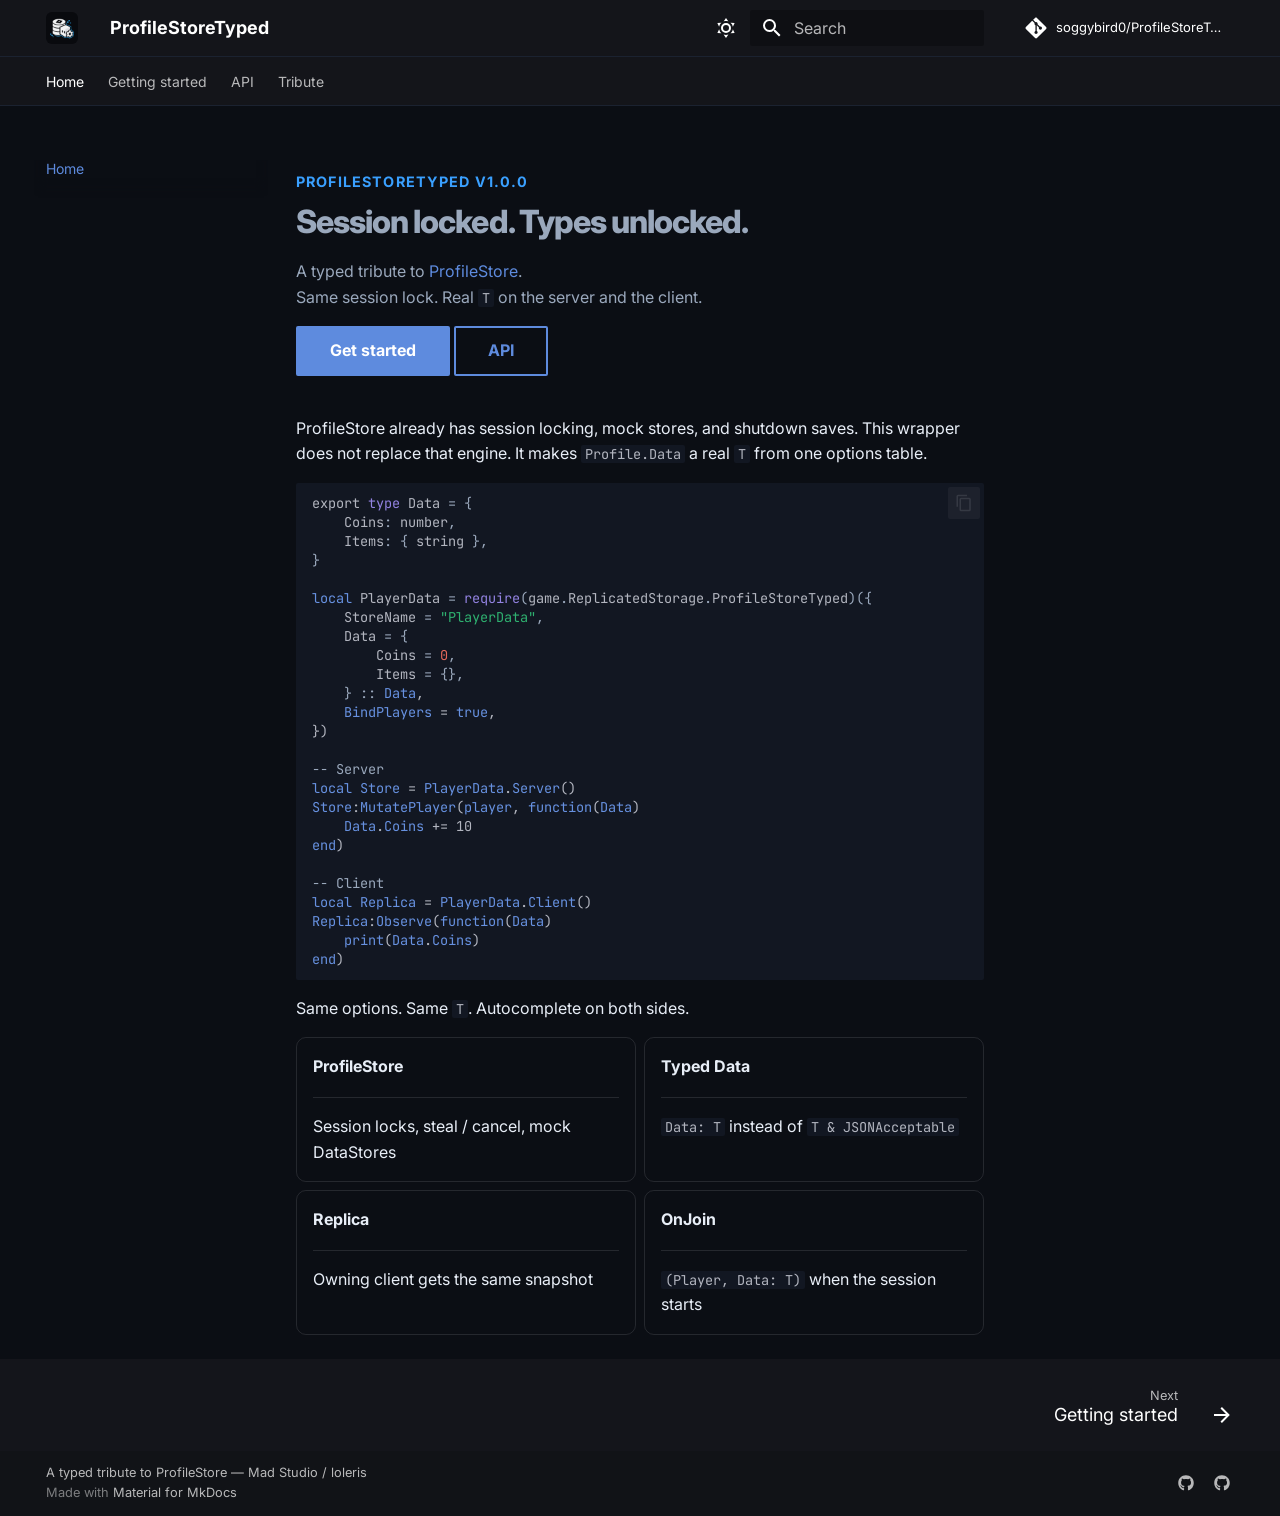
<file: index.html>
<!doctype html>
<html lang="en" class="no-js">
  <head>
    
      <meta charset="utf-8">
      <meta name="viewport" content="width=device-width,initial-scale=1">
      
        <meta name="description" content="Session locked. Types unlocked. A typed tribute to ProfileStore.">
      
      
        <meta name="author" content="ProfileStoreTyped">
      
      
        <link rel="canonical" href="https://soggybird0.github.io/ProfileStoreTyped/">
      
      
      
        <link rel="next" href="getting-started/">
      
      
        
      
      
      <link rel="icon" href="assets/favicon.png">
      <meta name="generator" content="mkdocs-1.6.1, mkdocs-material-9.7.7">
    
    
      
        <title>ProfileStoreTyped</title>
      
    
    
      <link rel="stylesheet" href="assets/stylesheets/main.ec1eaa64.min.css">
      
        
        <link rel="stylesheet" href="assets/stylesheets/palette.ab4e12ef.min.css">
      
      


    
    
      
    
    
      
        
        
        <link rel="preconnect" href="https://fonts.gstatic.com" crossorigin>
        <link rel="stylesheet" href="https://fonts.googleapis.com/css?family=Inter:300,300i,400,400i,700,700i%7CJetBrains+Mono:400,400i,700,700i&display=fallback">
        <style>:root{--md-text-font:"Inter";--md-code-font:"JetBrains Mono"}</style>
      
    
    
      <link rel="stylesheet" href="stylesheets/extra.css">
    
    <script>__md_scope=new URL(".",location),__md_hash=e=>[...e].reduce(((e,_)=>(e<<5)-e+_.charCodeAt(0)),0),__md_get=(e,_=localStorage,t=__md_scope)=>JSON.parse(_.getItem(t.pathname+"."+e)),__md_set=(e,_,t=localStorage,a=__md_scope)=>{try{t.setItem(a.pathname+"."+e,JSON.stringify(_))}catch(e){}}</script>
    
      

    
    
  </head>
  
  
    
    
      
    
    
    
    
    <body dir="ltr" data-md-color-scheme="slate" data-md-color-primary="black" data-md-color-accent="light-blue">
  
    
    <input class="md-toggle" data-md-toggle="drawer" type="checkbox" id="__drawer" autocomplete="off">
    <input class="md-toggle" data-md-toggle="search" type="checkbox" id="__search" autocomplete="off">
    <label class="md-overlay" for="__drawer"></label>
    <div data-md-component="skip">
      
        
        <a href="#session-locked-types-unlocked" class="md-skip">
          Skip to content
        </a>
      
    </div>
    <div data-md-component="announce">
      
    </div>
    
    
      

<header class="md-header" data-md-component="header">
  <nav class="md-header__inner md-grid" aria-label="Header">
    <a href="." title="ProfileStoreTyped" class="md-header__button md-logo" aria-label="ProfileStoreTyped" data-md-component="logo">
      
  <img src="assets/icon-192.png" alt="logo">

    </a>
    <label class="md-header__button md-icon" for="__drawer">
      
      <svg xmlns="http://www.w3.org/2000/svg" viewBox="0 0 24 24"><path d="M3 6h18v2H3zm0 5h18v2H3zm0 5h18v2H3z"/></svg>
    </label>
    <div class="md-header__title" data-md-component="header-title">
      <div class="md-header__ellipsis">
        <div class="md-header__topic">
          <span class="md-ellipsis">
            ProfileStoreTyped
          </span>
        </div>
        <div class="md-header__topic" data-md-component="header-topic">
          <span class="md-ellipsis">
            
              Home
            
          </span>
        </div>
      </div>
    </div>
    
      
        <form class="md-header__option" data-md-component="palette">
  
    
    
    
    <input class="md-option" data-md-color-media="" data-md-color-scheme="slate" data-md-color-primary="black" data-md-color-accent="light-blue"  aria-label="Light mode"  type="radio" name="__palette" id="__palette_0">
    
      <label class="md-header__button md-icon" title="Light mode" for="__palette_1" hidden>
        <svg xmlns="http://www.w3.org/2000/svg" viewBox="0 0 24 24"><path d="M12 7a5 5 0 0 1 5 5 5 5 0 0 1-5 5 5 5 0 0 1-5-5 5 5 0 0 1 5-5m0 2a3 3 0 0 0-3 3 3 3 0 0 0 3 3 3 3 0 0 0 3-3 3 3 0 0 0-3-3m0-7 2.39 3.42C13.65 5.15 12.84 5 12 5s-1.65.15-2.39.42zM3.34 7l4.16-.35A7.2 7.2 0 0 0 5.94 8.5c-.44.74-.69 1.5-.83 2.29zm.02 10 1.76-3.77a7.131 7.131 0 0 0 2.38 4.14zM20.65 7l-1.77 3.79a7.02 7.02 0 0 0-2.38-4.15zm-.01 10-4.14.36c.59-.51 1.12-1.14 1.54-1.86.42-.73.69-1.5.83-2.29zM12 22l-2.41-3.44c.74.27 1.55.44 2.41.44.82 0 1.63-.17 2.37-.44z"/></svg>
      </label>
    
  
    
    
    
    <input class="md-option" data-md-color-media="" data-md-color-scheme="default" data-md-color-primary="black" data-md-color-accent="light-blue"  aria-label="Dark mode"  type="radio" name="__palette" id="__palette_1">
    
      <label class="md-header__button md-icon" title="Dark mode" for="__palette_0" hidden>
        <svg xmlns="http://www.w3.org/2000/svg" viewBox="0 0 24 24"><path d="m17.75 4.09-2.53 1.94.91 3.06-2.63-1.81-2.63 1.81.91-3.06-2.53-1.94L12.44 4l1.06-3 1.06 3zm3.5 6.91-1.64 1.25.59 1.98-1.7-1.17-1.7 1.17.59-1.98L15.75 11l2.06-.05L18.5 9l.69 1.95zm-2.28 4.95c.83-.08 1.72 1.1 1.19 1.85-.32.45-.66.87-1.08 1.27C15.17 23 8.84 23 4.94 19.07c-3.91-3.9-3.91-10.24 0-14.14.4-.4.82-.76 1.27-1.08.75-.53 1.93.36 1.85 1.19-.27 2.86.69 5.83 2.89 8.02a9.96 9.96 0 0 0 8.02 2.89m-1.64 2.02a12.08 12.08 0 0 1-7.8-3.47c-2.17-2.19-3.33-5-3.49-7.82-2.81 3.14-2.7 7.96.31 10.98 3.02 3.01 7.84 3.12 10.98.31"/></svg>
      </label>
    
  
</form>
      
    
    
      <script>var palette=__md_get("__palette");if(palette&&palette.color){if("(prefers-color-scheme)"===palette.color.media){var media=matchMedia("(prefers-color-scheme: light)"),input=document.querySelector(media.matches?"[data-md-color-media='(prefers-color-scheme: light)']":"[data-md-color-media='(prefers-color-scheme: dark)']");palette.color.media=input.getAttribute("data-md-color-media"),palette.color.scheme=input.getAttribute("data-md-color-scheme"),palette.color.primary=input.getAttribute("data-md-color-primary"),palette.color.accent=input.getAttribute("data-md-color-accent")}for(var[key,value]of Object.entries(palette.color))document.body.setAttribute("data-md-color-"+key,value)}</script>
    
    
    
      
      
        <label class="md-header__button md-icon" for="__search">
          
          <svg xmlns="http://www.w3.org/2000/svg" viewBox="0 0 24 24"><path d="M9.5 3A6.5 6.5 0 0 1 16 9.5c0 1.61-.59 3.09-1.56 4.23l.27.27h.79l5 5-1.5 1.5-5-5v-.79l-.27-.27A6.52 6.52 0 0 1 9.5 16 6.5 6.5 0 0 1 3 9.5 6.5 6.5 0 0 1 9.5 3m0 2C7 5 5 7 5 9.5S7 14 9.5 14 14 12 14 9.5 12 5 9.5 5"/></svg>
        </label>
        <div class="md-search" data-md-component="search" role="dialog">
  <label class="md-search__overlay" for="__search"></label>
  <div class="md-search__inner" role="search">
    <form class="md-search__form" name="search">
      <input type="text" class="md-search__input" name="query" aria-label="Search" placeholder="Search" autocapitalize="off" autocorrect="off" autocomplete="off" spellcheck="false" data-md-component="search-query" required>
      <label class="md-search__icon md-icon" for="__search">
        
        <svg xmlns="http://www.w3.org/2000/svg" viewBox="0 0 24 24"><path d="M9.5 3A6.5 6.5 0 0 1 16 9.5c0 1.61-.59 3.09-1.56 4.23l.27.27h.79l5 5-1.5 1.5-5-5v-.79l-.27-.27A6.52 6.52 0 0 1 9.5 16 6.5 6.5 0 0 1 3 9.5 6.5 6.5 0 0 1 9.5 3m0 2C7 5 5 7 5 9.5S7 14 9.5 14 14 12 14 9.5 12 5 9.5 5"/></svg>
        
        <svg xmlns="http://www.w3.org/2000/svg" viewBox="0 0 24 24"><path d="M20 11v2H8l5.5 5.5-1.42 1.42L4.16 12l7.92-7.92L13.5 5.5 8 11z"/></svg>
      </label>
      <nav class="md-search__options" aria-label="Search">
        
        <button type="reset" class="md-search__icon md-icon" title="Clear" aria-label="Clear" tabindex="-1">
          
          <svg xmlns="http://www.w3.org/2000/svg" viewBox="0 0 24 24"><path d="M19 6.41 17.59 5 12 10.59 6.41 5 5 6.41 10.59 12 5 17.59 6.41 19 12 13.41 17.59 19 19 17.59 13.41 12z"/></svg>
        </button>
      </nav>
      
        <div class="md-search__suggest" data-md-component="search-suggest"></div>
      
    </form>
    <div class="md-search__output">
      <div class="md-search__scrollwrap" tabindex="0" data-md-scrollfix>
        <div class="md-search-result" data-md-component="search-result">
          <div class="md-search-result__meta">
            Initializing search
          </div>
          <ol class="md-search-result__list" role="presentation"></ol>
        </div>
      </div>
    </div>
  </div>
</div>
      
    
    
      <div class="md-header__source">
        <a href="https://github.com/soggybird0/ProfileStoreTyped" title="Go to repository" class="md-source" data-md-component="source">
  <div class="md-source__icon md-icon">
    
    <svg xmlns="http://www.w3.org/2000/svg" viewBox="0 0 448 512"><!--! Font Awesome Free 7.1.0 by @fontawesome - https://fontawesome.com License - https://fontawesome.com/license/free (Icons: CC BY 4.0, Fonts: SIL OFL 1.1, Code: MIT License) Copyright 2025 Fonticons, Inc.--><path d="M439.6 236.1 244 40.5c-5.4-5.5-12.8-8.5-20.4-8.5s-15 3-20.4 8.4L162.5 81l51.5 51.5c27.1-9.1 52.7 16.8 43.4 43.7l49.7 49.7c34.2-11.8 61.2 31 35.5 56.7-26.5 26.5-70.2-2.9-56-37.3L240.3 199v121.9c25.3 12.5 22.3 41.8 9.1 55-6.4 6.4-15.2 10.1-24.3 10.1s-17.8-3.6-24.3-10.1c-17.6-17.6-11.1-46.9 11.2-56v-123c-20.8-8.5-24.6-30.7-18.6-45L142.6 101 8.5 235.1C3 240.6 0 247.9 0 255.5s3 15 8.5 20.4l195.6 195.7c5.4 5.4 12.7 8.4 20.4 8.4s15-3 20.4-8.4l194.7-194.7c5.4-5.4 8.4-12.8 8.4-20.4s-3-15-8.4-20.4"/></svg>
  </div>
  <div class="md-source__repository">
    soggybird0/ProfileStoreTyped
  </div>
</a>
      </div>
    
  </nav>
  
</header>
    
    <div class="md-container" data-md-component="container">
      
      
        
          
            
<nav class="md-tabs" aria-label="Tabs" data-md-component="tabs">
  <div class="md-grid">
    <ul class="md-tabs__list">
      
        
  
  
  
    
  
  
    <li class="md-tabs__item md-tabs__item--active">
      <a href="." class="md-tabs__link">
        
  
  
    
  
  Home

      </a>
    </li>
  

      
        
  
  
  
  
    <li class="md-tabs__item">
      <a href="getting-started/" class="md-tabs__link">
        
  
  
    
  
  Getting started

      </a>
    </li>
  

      
        
  
  
  
  
    
    
      <li class="md-tabs__item">
        <a href="api/" class="md-tabs__link">
          
  
  
  API

        </a>
      </li>
    
  

      
        
  
  
  
  
    <li class="md-tabs__item">
      <a href="tribute/" class="md-tabs__link">
        
  
  
    
  
  Tribute

      </a>
    </li>
  

      
    </ul>
  </div>
</nav>
          
        
      
      <main class="md-main" data-md-component="main">
        <div class="md-main__inner md-grid">
          
            
              
              <div class="md-sidebar md-sidebar--primary" data-md-component="sidebar" data-md-type="navigation" >
                <div class="md-sidebar__scrollwrap">
                  <div class="md-sidebar__inner">
                    


  


<nav class="md-nav md-nav--primary md-nav--lifted" aria-label="Navigation" data-md-level="0">
  <label class="md-nav__title" for="__drawer">
    <a href="." title="ProfileStoreTyped" class="md-nav__button md-logo" aria-label="ProfileStoreTyped" data-md-component="logo">
      
  <img src="assets/icon-192.png" alt="logo">

    </a>
    ProfileStoreTyped
  </label>
  
    <div class="md-nav__source">
      <a href="https://github.com/soggybird0/ProfileStoreTyped" title="Go to repository" class="md-source" data-md-component="source">
  <div class="md-source__icon md-icon">
    
    <svg xmlns="http://www.w3.org/2000/svg" viewBox="0 0 448 512"><!--! Font Awesome Free 7.1.0 by @fontawesome - https://fontawesome.com License - https://fontawesome.com/license/free (Icons: CC BY 4.0, Fonts: SIL OFL 1.1, Code: MIT License) Copyright 2025 Fonticons, Inc.--><path d="M439.6 236.1 244 40.5c-5.4-5.5-12.8-8.5-20.4-8.5s-15 3-20.4 8.4L162.5 81l51.5 51.5c27.1-9.1 52.7 16.8 43.4 43.7l49.7 49.7c34.2-11.8 61.2 31 35.5 56.7-26.5 26.5-70.2-2.9-56-37.3L240.3 199v121.9c25.3 12.5 22.3 41.8 9.1 55-6.4 6.4-15.2 10.1-24.3 10.1s-17.8-3.6-24.3-10.1c-17.6-17.6-11.1-46.9 11.2-56v-123c-20.8-8.5-24.6-30.7-18.6-45L142.6 101 8.5 235.1C3 240.6 0 247.9 0 255.5s3 15 8.5 20.4l195.6 195.7c5.4 5.4 12.7 8.4 20.4 8.4s15-3 20.4-8.4l194.7-194.7c5.4-5.4 8.4-12.8 8.4-20.4s-3-15-8.4-20.4"/></svg>
  </div>
  <div class="md-source__repository">
    soggybird0/ProfileStoreTyped
  </div>
</a>
    </div>
  
  <ul class="md-nav__list" data-md-scrollfix>
    
      
      
  
  
    
  
  
  
    <li class="md-nav__item md-nav__item--active">
      
      <input class="md-nav__toggle md-toggle" type="checkbox" id="__toc">
      
      
        
      
      
      <a href="." class="md-nav__link md-nav__link--active">
        
  
  
  <span class="md-ellipsis">
    
  
    Home
  

    
  </span>
  
  

      </a>
      
    </li>
  

    
      
      
  
  
  
  
    <li class="md-nav__item">
      <a href="getting-started/" class="md-nav__link">
        
  
  
  <span class="md-ellipsis">
    
  
    Getting started
  

    
  </span>
  
  

      </a>
    </li>
  

    
      
      
  
  
  
  
    
    
    
    
      
      
        
      
    
    
    <li class="md-nav__item md-nav__item--nested">
      
        
        
        <input class="md-nav__toggle md-toggle " type="checkbox" id="__nav_3" >
        
          
          <label class="md-nav__link" for="__nav_3" id="__nav_3_label" tabindex="0">
            
  
  
  <span class="md-ellipsis">
    
  
    API
  

    
  </span>
  
  

            <span class="md-nav__icon md-icon"></span>
          </label>
        
        <nav class="md-nav" data-md-level="1" aria-labelledby="__nav_3_label" aria-expanded="false">
          <label class="md-nav__title" for="__nav_3">
            <span class="md-nav__icon md-icon"></span>
            
  
    API
  

          </label>
          <ul class="md-nav__list" data-md-scrollfix>
            
              
                
  
  
  
  
    <li class="md-nav__item">
      <a href="api/" class="md-nav__link">
        
  
  
  <span class="md-ellipsis">
    
  
    Module
  

    
  </span>
  
  

      </a>
    </li>
  

              
            
              
                
  
  
  
  
    <li class="md-nav__item">
      <a href="server/" class="md-nav__link">
        
  
  
  <span class="md-ellipsis">
    
  
    Server
  

    
  </span>
  
  

      </a>
    </li>
  

              
            
              
                
  
  
  
  
    <li class="md-nav__item">
      <a href="client/" class="md-nav__link">
        
  
  
  <span class="md-ellipsis">
    
  
    Client
  

    
  </span>
  
  

      </a>
    </li>
  

              
            
              
                
  
  
  
  
    <li class="md-nav__item">
      <a href="types/" class="md-nav__link">
        
  
  
  <span class="md-ellipsis">
    
  
    Types
  

    
  </span>
  
  

      </a>
    </li>
  

              
            
          </ul>
        </nav>
      
    </li>
  

    
      
      
  
  
  
  
    <li class="md-nav__item">
      <a href="tribute/" class="md-nav__link">
        
  
  
  <span class="md-ellipsis">
    
  
    Tribute
  

    
  </span>
  
  

      </a>
    </li>
  

    
  </ul>
</nav>
                  </div>
                </div>
              </div>
            
            
              
              <div class="md-sidebar md-sidebar--secondary" data-md-component="sidebar" data-md-type="toc" >
                <div class="md-sidebar__scrollwrap">
                  <div class="md-sidebar__inner">
                    

<nav class="md-nav md-nav--secondary" aria-label="Table of contents">
  
  
  
    
  
  
</nav>
                  </div>
                </div>
              </div>
            
          
          
            <div class="md-content" data-md-component="content">
              
              <article class="md-content__inner md-typeset">
                
                  


  
  


<div class="hero">
<p class="eyebrow">ProfileStoreTyped v1.0.0</p>
<h1 id="session-locked-types-unlocked">Session locked. Types unlocked.<a class="headerlink" href="#session-locked-types-unlocked" title="Permanent link">&para;</a></h1>
<p>A typed tribute to <a href="https://github.com/MadStudioRoblox/ProfileStore">ProfileStore</a>.<br />
Same session lock. Real <code>T</code> on the server and the client.</p>
<p><a class="md-button md-button--primary" href="getting-started/">Get started</a>
<a class="md-button" href="api/">API</a></p>
</div>
<p>ProfileStore already has session locking, mock stores, and shutdown saves. This wrapper does not replace that engine. It makes <code>Profile.Data</code> a real <code>T</code> from one options table.</p>
<div class="highlight"><pre><span></span><code><a id="__codelineno-0-1" name="__codelineno-0-1" href="#__codelineno-0-1"></a><span class="n">export</span> <span class="nb">type</span> <span class="n">Data</span> <span class="o">=</span> <span class="p">{</span>
<a id="__codelineno-0-2" name="__codelineno-0-2" href="#__codelineno-0-2"></a>    <span class="n">Coins</span><span class="p">:</span> <span class="n">number</span><span class="p">,</span>
<a id="__codelineno-0-3" name="__codelineno-0-3" href="#__codelineno-0-3"></a>    <span class="n">Items</span><span class="p">:</span> <span class="p">{</span> <span class="n">string</span> <span class="p">},</span>
<a id="__codelineno-0-4" name="__codelineno-0-4" href="#__codelineno-0-4"></a><span class="p">}</span>
<a id="__codelineno-0-5" name="__codelineno-0-5" href="#__codelineno-0-5"></a>
<a id="__codelineno-0-6" name="__codelineno-0-6" href="#__codelineno-0-6"></a><span class="kd">local</span> <span class="n">PlayerData</span> <span class="o">=</span> <span class="nb">require</span><span class="p">(</span><span class="n">game</span><span class="p">.</span><span class="n">ReplicatedStorage</span><span class="p">.</span><span class="n">ProfileStoreTyped</span><span class="p">)({</span>
<a id="__codelineno-0-7" name="__codelineno-0-7" href="#__codelineno-0-7"></a>    <span class="n">StoreName</span> <span class="o">=</span> <span class="s2">&quot;PlayerData&quot;</span><span class="p">,</span>
<a id="__codelineno-0-8" name="__codelineno-0-8" href="#__codelineno-0-8"></a>    <span class="n">Data</span> <span class="o">=</span> <span class="p">{</span>
<a id="__codelineno-0-9" name="__codelineno-0-9" href="#__codelineno-0-9"></a>        <span class="n">Coins</span> <span class="o">=</span> <span class="mi">0</span><span class="p">,</span>
<a id="__codelineno-0-10" name="__codelineno-0-10" href="#__codelineno-0-10"></a>        <span class="n">Items</span> <span class="o">=</span> <span class="p">{},</span>
<a id="__codelineno-0-11" name="__codelineno-0-11" href="#__codelineno-0-11"></a>    <span class="p">}</span> <span class="p">::</span> <span class="nl">Data</span><span class="err">,</span>
<a id="__codelineno-0-12" name="__codelineno-0-12" href="#__codelineno-0-12"></a>    <span class="nl">BindPlayers</span> <span class="err">=</span> <span class="nl">true</span><span class="err">,</span>
<a id="__codelineno-0-13" name="__codelineno-0-13" href="#__codelineno-0-13"></a><span class="err">})</span>
<a id="__codelineno-0-14" name="__codelineno-0-14" href="#__codelineno-0-14"></a>
<a id="__codelineno-0-15" name="__codelineno-0-15" href="#__codelineno-0-15"></a><span class="c1">-- Server</span>
<a id="__codelineno-0-16" name="__codelineno-0-16" href="#__codelineno-0-16"></a><span class="nl">local</span> <span class="nl">Store</span> <span class="err">=</span> <span class="nl">PlayerData</span><span class="err">.</span><span class="nl">Server</span><span class="err">()</span>
<a id="__codelineno-0-17" name="__codelineno-0-17" href="#__codelineno-0-17"></a><span class="nl">Store</span><span class="err">:</span><span class="nl">MutatePlayer</span><span class="err">(</span><span class="nl">player</span><span class="err">,</span> <span class="nl">function</span><span class="err">(</span><span class="nl">Data</span><span class="err">)</span>
<a id="__codelineno-0-18" name="__codelineno-0-18" href="#__codelineno-0-18"></a>    <span class="nl">Data</span><span class="err">.</span><span class="nl">Coins</span> <span class="err">+=</span> <span class="err">10</span>
<a id="__codelineno-0-19" name="__codelineno-0-19" href="#__codelineno-0-19"></a><span class="nl">end</span><span class="err">)</span>
<a id="__codelineno-0-20" name="__codelineno-0-20" href="#__codelineno-0-20"></a>
<a id="__codelineno-0-21" name="__codelineno-0-21" href="#__codelineno-0-21"></a><span class="c1">-- Client</span>
<a id="__codelineno-0-22" name="__codelineno-0-22" href="#__codelineno-0-22"></a><span class="nl">local</span> <span class="nl">Replica</span> <span class="err">=</span> <span class="nl">PlayerData</span><span class="err">.</span><span class="nl">Client</span><span class="err">()</span>
<a id="__codelineno-0-23" name="__codelineno-0-23" href="#__codelineno-0-23"></a><span class="nl">Replica</span><span class="err">:</span><span class="nl">Observe</span><span class="err">(</span><span class="nl">function</span><span class="err">(</span><span class="nl">Data</span><span class="err">)</span>
<a id="__codelineno-0-24" name="__codelineno-0-24" href="#__codelineno-0-24"></a>    <span class="nl">print</span><span class="err">(</span><span class="nl">Data</span><span class="err">.</span><span class="nl">Coins</span><span class="err">)</span>
<a id="__codelineno-0-25" name="__codelineno-0-25" href="#__codelineno-0-25"></a><span class="nl">end</span><span class="err">)</span>
</code></pre></div>
<p>Same options. Same <code>T</code>. Autocomplete on both sides.</p>
<div class="grid cards">
<ul>
<li>
<p><strong>ProfileStore</strong></p>
<hr />
<p>Session locks, steal / cancel, mock DataStores</p>
</li>
<li>
<p><strong>Typed Data</strong></p>
<hr />
<p><code>Data: T</code> instead of <code>T &amp; JSONAcceptable</code></p>
</li>
<li>
<p><strong>Replica</strong></p>
<hr />
<p>Owning client gets the same snapshot</p>
</li>
<li>
<p><strong>OnJoin</strong></p>
<hr />
<p><code>(Player, Data: T)</code> when the session starts</p>
</li>
</ul>
</div>







  
  






                
              </article>
            </div>
          
          
  <script>var tabs=__md_get("__tabs");if(Array.isArray(tabs))e:for(var set of document.querySelectorAll(".tabbed-set")){var labels=set.querySelector(".tabbed-labels");for(var tab of tabs)for(var label of labels.getElementsByTagName("label"))if(label.innerText.trim()===tab){var input=document.getElementById(label.htmlFor);input.checked=!0;continue e}}</script>

<script>var target=document.getElementById(location.hash.slice(1));target&&target.name&&(target.checked=target.name.startsWith("__tabbed_"))</script>
        </div>
        
          <button type="button" class="md-top md-icon" data-md-component="top" hidden>
  
  <svg xmlns="http://www.w3.org/2000/svg" viewBox="0 0 24 24"><path d="M13 20h-2V8l-5.5 5.5-1.42-1.42L12 4.16l7.92 7.92-1.42 1.42L13 8z"/></svg>
  Back to top
</button>
        
      </main>
      
        <footer class="md-footer">
  
    
      
      <nav class="md-footer__inner md-grid" aria-label="Footer" >
        
        
          
          <a href="getting-started/" class="md-footer__link md-footer__link--next" aria-label="Next: Getting started">
            <div class="md-footer__title">
              <span class="md-footer__direction">
                Next
              </span>
              <div class="md-ellipsis">
                Getting started
              </div>
            </div>
            <div class="md-footer__button md-icon">
              
              <svg xmlns="http://www.w3.org/2000/svg" viewBox="0 0 24 24"><path d="M4 11v2h12l-5.5 5.5 1.42 1.42L19.84 12l-7.92-7.92L10.5 5.5 16 11z"/></svg>
            </div>
          </a>
        
      </nav>
    
  
  <div class="md-footer-meta md-typeset">
    <div class="md-footer-meta__inner md-grid">
      <div class="md-copyright">
  
    <div class="md-copyright__highlight">
      A typed tribute to ProfileStore — Mad Studio / loleris
    </div>
  
  
    Made with
    <a href="https://squidfunk.github.io/mkdocs-material/" target="_blank" rel="noopener">
      Material for MkDocs
    </a>
  
</div>
      
        
<div class="md-social">
  
    
    
    
    
      
      
    
    <a href="https://github.com/soggybird0/ProfileStoreTyped" target="_blank" rel="noopener" title="github.com" class="md-social__link">
      <svg xmlns="http://www.w3.org/2000/svg" viewBox="0 0 512 512"><!--! Font Awesome Free 7.1.0 by @fontawesome - https://fontawesome.com License - https://fontawesome.com/license/free (Icons: CC BY 4.0, Fonts: SIL OFL 1.1, Code: MIT License) Copyright 2025 Fonticons, Inc.--><path d="M173.9 397.4c0 2-2.3 3.6-5.2 3.6-3.3.3-5.6-1.3-5.6-3.6 0-2 2.3-3.6 5.2-3.6 3-.3 5.6 1.3 5.6 3.6m-31.1-4.5c-.7 2 1.3 4.3 4.3 4.9 2.6 1 5.6 0 6.2-2s-1.3-4.3-4.3-5.2c-2.6-.7-5.5.3-6.2 2.3m44.2-1.7c-2.9.7-4.9 2.6-4.6 4.9.3 2 2.9 3.3 5.9 2.6 2.9-.7 4.9-2.6 4.6-4.6-.3-1.9-3-3.2-5.9-2.9M252.8 8C114.1 8 8 113.3 8 252c0 110.9 69.8 205.8 169.5 239.2 12.8 2.3 17.3-5.6 17.3-12.1 0-6.2-.3-40.4-.3-61.4 0 0-70 15-84.7-29.8 0 0-11.4-29.1-27.8-36.6 0 0-22.9-15.7 1.6-15.4 0 0 24.9 2 38.6 25.8 21.9 38.6 58.6 27.5 72.9 20.9 2.3-16 8.8-27.1 16-33.7-55.9-6.2-112.3-14.3-112.3-110.5 0-27.5 7.6-41.3 23.6-58.9-2.6-6.5-11.1-33.3 2.6-67.9 20.9-6.5 69 27 69 27 20-5.6 41.5-8.5 62.8-8.5s42.8 2.9 62.8 8.5c0 0 48.1-33.6 69-27 13.7 34.7 5.2 61.4 2.6 67.9 16 17.7 25.8 31.5 25.8 58.9 0 96.5-58.9 104.2-114.8 110.5 9.2 7.9 17 22.9 17 46.4 0 33.7-.3 75.4-.3 83.6 0 6.5 4.6 14.4 17.3 12.1C436.2 457.8 504 362.9 504 252 504 113.3 391.5 8 252.8 8M105.2 352.9c-1.3 1-1 3.3.7 5.2 1.6 1.6 3.9 2.3 5.2 1 1.3-1 1-3.3-.7-5.2-1.6-1.6-3.9-2.3-5.2-1m-10.8-8.1c-.7 1.3.3 2.9 2.3 3.9 1.6 1 3.6.7 4.3-.7.7-1.3-.3-2.9-2.3-3.9-2-.6-3.6-.3-4.3.7m32.4 35.6c-1.6 1.3-1 4.3 1.3 6.2 2.3 2.3 5.2 2.6 6.5 1 1.3-1.3.7-4.3-1.3-6.2-2.2-2.3-5.2-2.6-6.5-1m-11.4-14.7c-1.6 1-1.6 3.6 0 5.9s4.3 3.3 5.6 2.3c1.6-1.3 1.6-3.9 0-6.2-1.4-2.3-4-3.3-5.6-2"/></svg>
    </a>
  
    
    
    
    
      
      
    
    <a href="https://github.com/MadStudioRoblox/ProfileStore" target="_blank" rel="noopener" title="github.com" class="md-social__link">
      <svg xmlns="http://www.w3.org/2000/svg" viewBox="0 0 512 512"><!--! Font Awesome Free 7.1.0 by @fontawesome - https://fontawesome.com License - https://fontawesome.com/license/free (Icons: CC BY 4.0, Fonts: SIL OFL 1.1, Code: MIT License) Copyright 2025 Fonticons, Inc.--><path d="M173.9 397.4c0 2-2.3 3.6-5.2 3.6-3.3.3-5.6-1.3-5.6-3.6 0-2 2.3-3.6 5.2-3.6 3-.3 5.6 1.3 5.6 3.6m-31.1-4.5c-.7 2 1.3 4.3 4.3 4.9 2.6 1 5.6 0 6.2-2s-1.3-4.3-4.3-5.2c-2.6-.7-5.5.3-6.2 2.3m44.2-1.7c-2.9.7-4.9 2.6-4.6 4.9.3 2 2.9 3.3 5.9 2.6 2.9-.7 4.9-2.6 4.6-4.6-.3-1.9-3-3.2-5.9-2.9M252.8 8C114.1 8 8 113.3 8 252c0 110.9 69.8 205.8 169.5 239.2 12.8 2.3 17.3-5.6 17.3-12.1 0-6.2-.3-40.4-.3-61.4 0 0-70 15-84.7-29.8 0 0-11.4-29.1-27.8-36.6 0 0-22.9-15.7 1.6-15.4 0 0 24.9 2 38.6 25.8 21.9 38.6 58.6 27.5 72.9 20.9 2.3-16 8.8-27.1 16-33.7-55.9-6.2-112.3-14.3-112.3-110.5 0-27.5 7.6-41.3 23.6-58.9-2.6-6.5-11.1-33.3 2.6-67.9 20.9-6.5 69 27 69 27 20-5.6 41.5-8.5 62.8-8.5s42.8 2.9 62.8 8.5c0 0 48.1-33.6 69-27 13.7 34.7 5.2 61.4 2.6 67.9 16 17.7 25.8 31.5 25.8 58.9 0 96.5-58.9 104.2-114.8 110.5 9.2 7.9 17 22.9 17 46.4 0 33.7-.3 75.4-.3 83.6 0 6.5 4.6 14.4 17.3 12.1C436.2 457.8 504 362.9 504 252 504 113.3 391.5 8 252.8 8M105.2 352.9c-1.3 1-1 3.3.7 5.2 1.6 1.6 3.9 2.3 5.2 1 1.3-1 1-3.3-.7-5.2-1.6-1.6-3.9-2.3-5.2-1m-10.8-8.1c-.7 1.3.3 2.9 2.3 3.9 1.6 1 3.6.7 4.3-.7.7-1.3-.3-2.9-2.3-3.9-2-.6-3.6-.3-4.3.7m32.4 35.6c-1.6 1.3-1 4.3 1.3 6.2 2.3 2.3 5.2 2.6 6.5 1 1.3-1.3.7-4.3-1.3-6.2-2.2-2.3-5.2-2.6-6.5-1m-11.4-14.7c-1.6 1-1.6 3.6 0 5.9s4.3 3.3 5.6 2.3c1.6-1.3 1.6-3.9 0-6.2-1.4-2.3-4-3.3-5.6-2"/></svg>
    </a>
  
</div>
      
    </div>
  </div>
</footer>
      
    </div>
    <div class="md-dialog" data-md-component="dialog">
      <div class="md-dialog__inner md-typeset"></div>
    </div>
    
    
    
      
      
      <script id="__config" type="application/json">{"annotate": null, "base": ".", "features": ["navigation.tabs", "navigation.sections", "navigation.top", "navigation.footer", "search.suggest", "search.highlight", "content.code.copy", "content.tabs.link", "toc.follow"], "search": "assets/javascripts/workers/search.2c215733.min.js", "tags": null, "translations": {"clipboard.copied": "Copied to clipboard", "clipboard.copy": "Copy to clipboard", "search.result.more.one": "1 more on this page", "search.result.more.other": "# more on this page", "search.result.none": "No matching documents", "search.result.one": "1 matching document", "search.result.other": "# matching documents", "search.result.placeholder": "Type to start searching", "search.result.term.missing": "Missing", "select.version": "Select version"}, "version": null}</script>
    
    
      <script src="assets/javascripts/bundle.d7400e89.min.js"></script>
      
    
  </body>
</html>
</file>
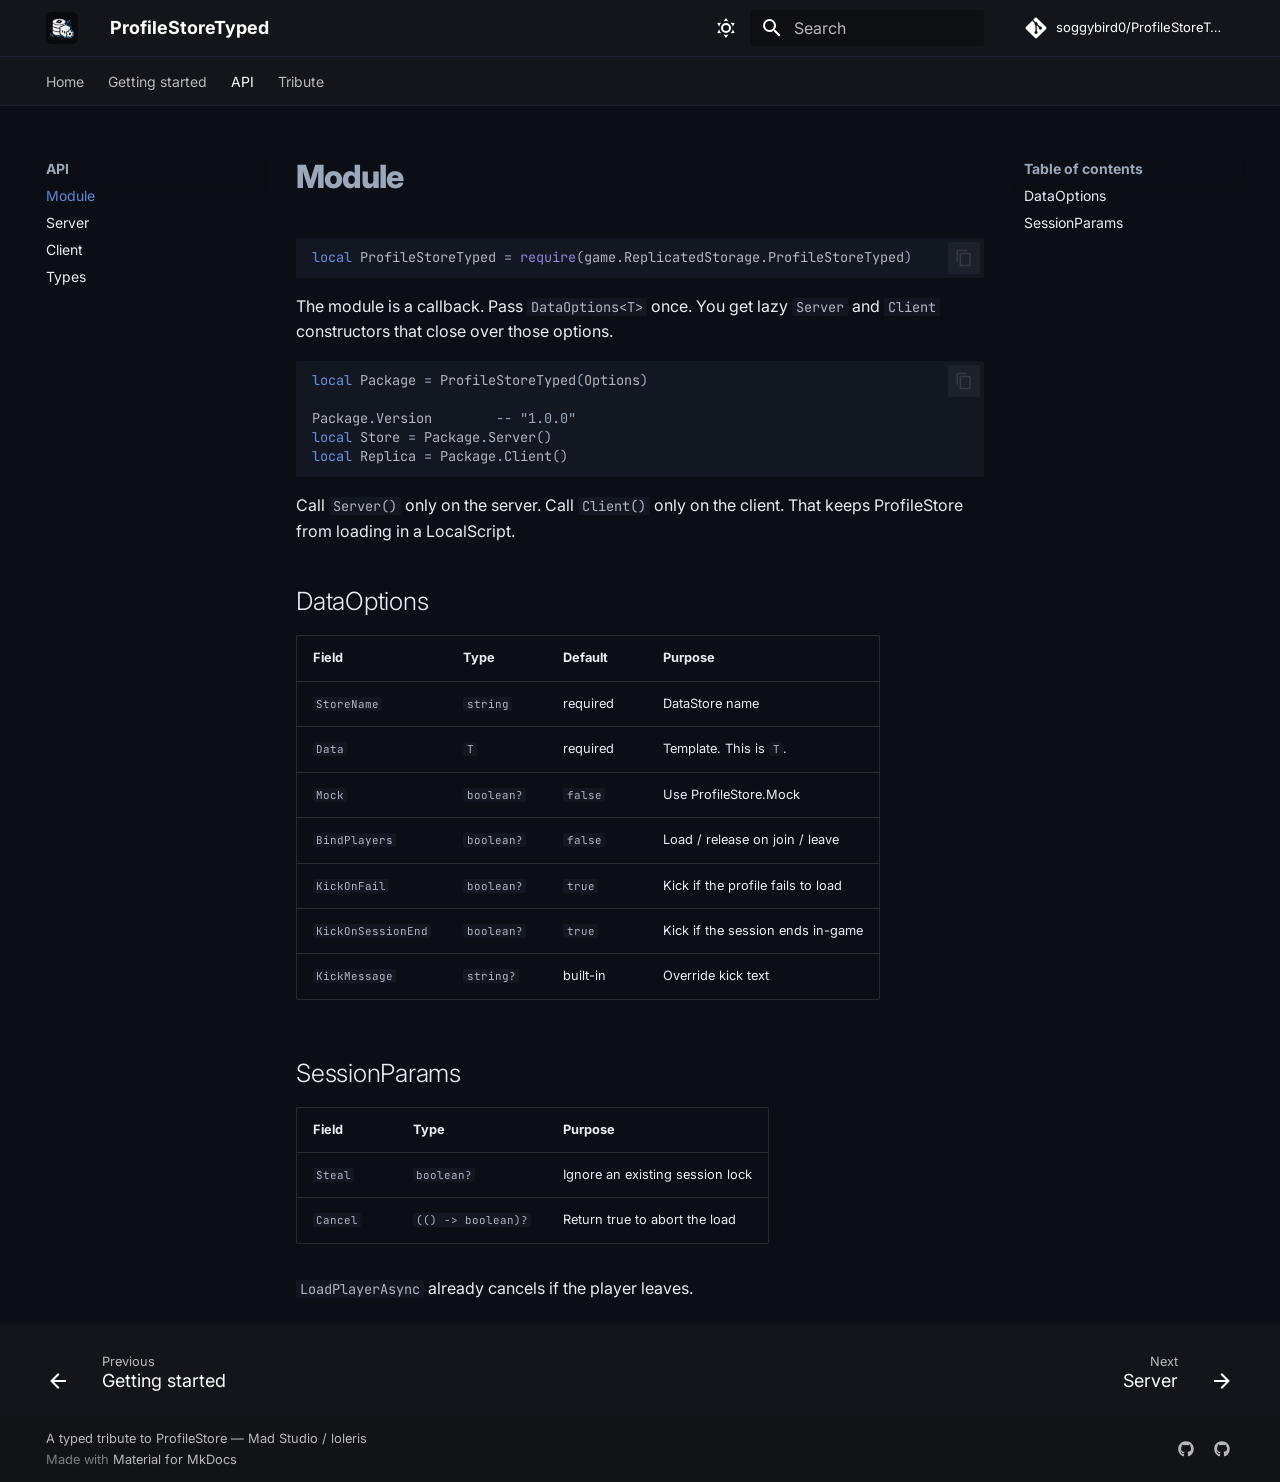
<file: api/index.html>
<!doctype html>
<html lang="en" class="no-js">
  <head>
    
      <meta charset="utf-8">
      <meta name="viewport" content="width=device-width,initial-scale=1">
      
        <meta name="description" content="Session locked. Types unlocked. A typed tribute to ProfileStore.">
      
      
        <meta name="author" content="ProfileStoreTyped">
      
      
        <link rel="canonical" href="https://soggybird0.github.io/ProfileStoreTyped/api/">
      
      
        <link rel="prev" href="../getting-started/">
      
      
        <link rel="next" href="../server/">
      
      
        
      
      
      <link rel="icon" href="../assets/favicon.png">
      <meta name="generator" content="mkdocs-1.6.1, mkdocs-material-9.7.7">
    
    
      
        <title>Module - ProfileStoreTyped</title>
      
    
    
      <link rel="stylesheet" href="../assets/stylesheets/main.ec1eaa64.min.css">
      
        
        <link rel="stylesheet" href="../assets/stylesheets/palette.ab4e12ef.min.css">
      
      


    
    
      
    
    
      
        
        
        <link rel="preconnect" href="https://fonts.gstatic.com" crossorigin>
        <link rel="stylesheet" href="https://fonts.googleapis.com/css?family=Inter:300,300i,400,400i,700,700i%7CJetBrains+Mono:400,400i,700,700i&display=fallback">
        <style>:root{--md-text-font:"Inter";--md-code-font:"JetBrains Mono"}</style>
      
    
    
      <link rel="stylesheet" href="../stylesheets/extra.css">
    
    <script>__md_scope=new URL("..",location),__md_hash=e=>[...e].reduce(((e,_)=>(e<<5)-e+_.charCodeAt(0)),0),__md_get=(e,_=localStorage,t=__md_scope)=>JSON.parse(_.getItem(t.pathname+"."+e)),__md_set=(e,_,t=localStorage,a=__md_scope)=>{try{t.setItem(a.pathname+"."+e,JSON.stringify(_))}catch(e){}}</script>
    
      

    
    
  </head>
  
  
    
    
      
    
    
    
    
    <body dir="ltr" data-md-color-scheme="slate" data-md-color-primary="black" data-md-color-accent="light-blue">
  
    
    <input class="md-toggle" data-md-toggle="drawer" type="checkbox" id="__drawer" autocomplete="off">
    <input class="md-toggle" data-md-toggle="search" type="checkbox" id="__search" autocomplete="off">
    <label class="md-overlay" for="__drawer"></label>
    <div data-md-component="skip">
      
        
        <a href="#module" class="md-skip">
          Skip to content
        </a>
      
    </div>
    <div data-md-component="announce">
      
    </div>
    
    
      

<header class="md-header" data-md-component="header">
  <nav class="md-header__inner md-grid" aria-label="Header">
    <a href=".." title="ProfileStoreTyped" class="md-header__button md-logo" aria-label="ProfileStoreTyped" data-md-component="logo">
      
  <img src="../assets/icon-192.png" alt="logo">

    </a>
    <label class="md-header__button md-icon" for="__drawer">
      
      <svg xmlns="http://www.w3.org/2000/svg" viewBox="0 0 24 24"><path d="M3 6h18v2H3zm0 5h18v2H3zm0 5h18v2H3z"/></svg>
    </label>
    <div class="md-header__title" data-md-component="header-title">
      <div class="md-header__ellipsis">
        <div class="md-header__topic">
          <span class="md-ellipsis">
            ProfileStoreTyped
          </span>
        </div>
        <div class="md-header__topic" data-md-component="header-topic">
          <span class="md-ellipsis">
            
              Module
            
          </span>
        </div>
      </div>
    </div>
    
      
        <form class="md-header__option" data-md-component="palette">
  
    
    
    
    <input class="md-option" data-md-color-media="" data-md-color-scheme="slate" data-md-color-primary="black" data-md-color-accent="light-blue"  aria-label="Light mode"  type="radio" name="__palette" id="__palette_0">
    
      <label class="md-header__button md-icon" title="Light mode" for="__palette_1" hidden>
        <svg xmlns="http://www.w3.org/2000/svg" viewBox="0 0 24 24"><path d="M12 7a5 5 0 0 1 5 5 5 5 0 0 1-5 5 5 5 0 0 1-5-5 5 5 0 0 1 5-5m0 2a3 3 0 0 0-3 3 3 3 0 0 0 3 3 3 3 0 0 0 3-3 3 3 0 0 0-3-3m0-7 2.39 3.42C13.65 5.15 12.84 5 12 5s-1.65.15-2.39.42zM3.34 7l4.16-.35A7.2 7.2 0 0 0 5.94 8.5c-.44.74-.69 1.5-.83 2.29zm.02 10 1.76-3.77a7.131 7.131 0 0 0 2.38 4.14zM20.65 7l-1.77 3.79a7.02 7.02 0 0 0-2.38-4.15zm-.01 10-4.14.36c.59-.51 1.12-1.14 1.54-1.86.42-.73.69-1.5.83-2.29zM12 22l-2.41-3.44c.74.27 1.55.44 2.41.44.82 0 1.63-.17 2.37-.44z"/></svg>
      </label>
    
  
    
    
    
    <input class="md-option" data-md-color-media="" data-md-color-scheme="default" data-md-color-primary="black" data-md-color-accent="light-blue"  aria-label="Dark mode"  type="radio" name="__palette" id="__palette_1">
    
      <label class="md-header__button md-icon" title="Dark mode" for="__palette_0" hidden>
        <svg xmlns="http://www.w3.org/2000/svg" viewBox="0 0 24 24"><path d="m17.75 4.09-2.53 1.94.91 3.06-2.63-1.81-2.63 1.81.91-3.06-2.53-1.94L12.44 4l1.06-3 1.06 3zm3.5 6.91-1.64 1.25.59 1.98-1.7-1.17-1.7 1.17.59-1.98L15.75 11l2.06-.05L18.5 9l.69 1.95zm-2.28 4.95c.83-.08 1.72 1.1 1.19 1.85-.32.45-.66.87-1.08 1.27C15.17 23 8.84 23 4.94 19.07c-3.91-3.9-3.91-10.24 0-14.14.4-.4.82-.76 1.27-1.08.75-.53 1.93.36 1.85 1.19-.27 2.86.69 5.83 2.89 8.02a9.96 9.96 0 0 0 8.02 2.89m-1.64 2.02a12.08 12.08 0 0 1-7.8-3.47c-2.17-2.19-3.33-5-3.49-7.82-2.81 3.14-2.7 7.96.31 10.98 3.02 3.01 7.84 3.12 10.98.31"/></svg>
      </label>
    
  
</form>
      
    
    
      <script>var palette=__md_get("__palette");if(palette&&palette.color){if("(prefers-color-scheme)"===palette.color.media){var media=matchMedia("(prefers-color-scheme: light)"),input=document.querySelector(media.matches?"[data-md-color-media='(prefers-color-scheme: light)']":"[data-md-color-media='(prefers-color-scheme: dark)']");palette.color.media=input.getAttribute("data-md-color-media"),palette.color.scheme=input.getAttribute("data-md-color-scheme"),palette.color.primary=input.getAttribute("data-md-color-primary"),palette.color.accent=input.getAttribute("data-md-color-accent")}for(var[key,value]of Object.entries(palette.color))document.body.setAttribute("data-md-color-"+key,value)}</script>
    
    
    
      
      
        <label class="md-header__button md-icon" for="__search">
          
          <svg xmlns="http://www.w3.org/2000/svg" viewBox="0 0 24 24"><path d="M9.5 3A6.5 6.5 0 0 1 16 9.5c0 1.61-.59 3.09-1.56 4.23l.27.27h.79l5 5-1.5 1.5-5-5v-.79l-.27-.27A6.52 6.52 0 0 1 9.5 16 6.5 6.5 0 0 1 3 9.5 6.5 6.5 0 0 1 9.5 3m0 2C7 5 5 7 5 9.5S7 14 9.5 14 14 12 14 9.5 12 5 9.5 5"/></svg>
        </label>
        <div class="md-search" data-md-component="search" role="dialog">
  <label class="md-search__overlay" for="__search"></label>
  <div class="md-search__inner" role="search">
    <form class="md-search__form" name="search">
      <input type="text" class="md-search__input" name="query" aria-label="Search" placeholder="Search" autocapitalize="off" autocorrect="off" autocomplete="off" spellcheck="false" data-md-component="search-query" required>
      <label class="md-search__icon md-icon" for="__search">
        
        <svg xmlns="http://www.w3.org/2000/svg" viewBox="0 0 24 24"><path d="M9.5 3A6.5 6.5 0 0 1 16 9.5c0 1.61-.59 3.09-1.56 4.23l.27.27h.79l5 5-1.5 1.5-5-5v-.79l-.27-.27A6.52 6.52 0 0 1 9.5 16 6.5 6.5 0 0 1 3 9.5 6.5 6.5 0 0 1 9.5 3m0 2C7 5 5 7 5 9.5S7 14 9.5 14 14 12 14 9.5 12 5 9.5 5"/></svg>
        
        <svg xmlns="http://www.w3.org/2000/svg" viewBox="0 0 24 24"><path d="M20 11v2H8l5.5 5.5-1.42 1.42L4.16 12l7.92-7.92L13.5 5.5 8 11z"/></svg>
      </label>
      <nav class="md-search__options" aria-label="Search">
        
        <button type="reset" class="md-search__icon md-icon" title="Clear" aria-label="Clear" tabindex="-1">
          
          <svg xmlns="http://www.w3.org/2000/svg" viewBox="0 0 24 24"><path d="M19 6.41 17.59 5 12 10.59 6.41 5 5 6.41 10.59 12 5 17.59 6.41 19 12 13.41 17.59 19 19 17.59 13.41 12z"/></svg>
        </button>
      </nav>
      
        <div class="md-search__suggest" data-md-component="search-suggest"></div>
      
    </form>
    <div class="md-search__output">
      <div class="md-search__scrollwrap" tabindex="0" data-md-scrollfix>
        <div class="md-search-result" data-md-component="search-result">
          <div class="md-search-result__meta">
            Initializing search
          </div>
          <ol class="md-search-result__list" role="presentation"></ol>
        </div>
      </div>
    </div>
  </div>
</div>
      
    
    
      <div class="md-header__source">
        <a href="https://github.com/soggybird0/ProfileStoreTyped" title="Go to repository" class="md-source" data-md-component="source">
  <div class="md-source__icon md-icon">
    
    <svg xmlns="http://www.w3.org/2000/svg" viewBox="0 0 448 512"><!--! Font Awesome Free 7.1.0 by @fontawesome - https://fontawesome.com License - https://fontawesome.com/license/free (Icons: CC BY 4.0, Fonts: SIL OFL 1.1, Code: MIT License) Copyright 2025 Fonticons, Inc.--><path d="M439.6 236.1 244 40.5c-5.4-5.5-12.8-8.5-20.4-8.5s-15 3-20.4 8.4L162.5 81l51.5 51.5c27.1-9.1 52.7 16.8 43.4 43.7l49.7 49.7c34.2-11.8 61.2 31 35.5 56.7-26.5 26.5-70.2-2.9-56-37.3L240.3 199v121.9c25.3 12.5 22.3 41.8 9.1 55-6.4 6.4-15.2 10.1-24.3 10.1s-17.8-3.6-24.3-10.1c-17.6-17.6-11.1-46.9 11.2-56v-123c-20.8-8.5-24.6-30.7-18.6-45L142.6 101 8.5 235.1C3 240.6 0 247.9 0 255.5s3 15 8.5 20.4l195.6 195.7c5.4 5.4 12.7 8.4 20.4 8.4s15-3 20.4-8.4l194.7-194.7c5.4-5.4 8.4-12.8 8.4-20.4s-3-15-8.4-20.4"/></svg>
  </div>
  <div class="md-source__repository">
    soggybird0/ProfileStoreTyped
  </div>
</a>
      </div>
    
  </nav>
  
</header>
    
    <div class="md-container" data-md-component="container">
      
      
        
          
            
<nav class="md-tabs" aria-label="Tabs" data-md-component="tabs">
  <div class="md-grid">
    <ul class="md-tabs__list">
      
        
  
  
  
  
    <li class="md-tabs__item">
      <a href=".." class="md-tabs__link">
        
  
  
    
  
  Home

      </a>
    </li>
  

      
        
  
  
  
  
    <li class="md-tabs__item">
      <a href="../getting-started/" class="md-tabs__link">
        
  
  
    
  
  Getting started

      </a>
    </li>
  

      
        
  
  
  
    
  
  
    
    
      <li class="md-tabs__item md-tabs__item--active">
        <a href="./" class="md-tabs__link">
          
  
  
  API

        </a>
      </li>
    
  

      
        
  
  
  
  
    <li class="md-tabs__item">
      <a href="../tribute/" class="md-tabs__link">
        
  
  
    
  
  Tribute

      </a>
    </li>
  

      
    </ul>
  </div>
</nav>
          
        
      
      <main class="md-main" data-md-component="main">
        <div class="md-main__inner md-grid">
          
            
              
              <div class="md-sidebar md-sidebar--primary" data-md-component="sidebar" data-md-type="navigation" >
                <div class="md-sidebar__scrollwrap">
                  <div class="md-sidebar__inner">
                    


  


<nav class="md-nav md-nav--primary md-nav--lifted" aria-label="Navigation" data-md-level="0">
  <label class="md-nav__title" for="__drawer">
    <a href=".." title="ProfileStoreTyped" class="md-nav__button md-logo" aria-label="ProfileStoreTyped" data-md-component="logo">
      
  <img src="../assets/icon-192.png" alt="logo">

    </a>
    ProfileStoreTyped
  </label>
  
    <div class="md-nav__source">
      <a href="https://github.com/soggybird0/ProfileStoreTyped" title="Go to repository" class="md-source" data-md-component="source">
  <div class="md-source__icon md-icon">
    
    <svg xmlns="http://www.w3.org/2000/svg" viewBox="0 0 448 512"><!--! Font Awesome Free 7.1.0 by @fontawesome - https://fontawesome.com License - https://fontawesome.com/license/free (Icons: CC BY 4.0, Fonts: SIL OFL 1.1, Code: MIT License) Copyright 2025 Fonticons, Inc.--><path d="M439.6 236.1 244 40.5c-5.4-5.5-12.8-8.5-20.4-8.5s-15 3-20.4 8.4L162.5 81l51.5 51.5c27.1-9.1 52.7 16.8 43.4 43.7l49.7 49.7c34.2-11.8 61.2 31 35.5 56.7-26.5 26.5-70.2-2.9-56-37.3L240.3 199v121.9c25.3 12.5 22.3 41.8 9.1 55-6.4 6.4-15.2 10.1-24.3 10.1s-17.8-3.6-24.3-10.1c-17.6-17.6-11.1-46.9 11.2-56v-123c-20.8-8.5-24.6-30.7-18.6-45L142.6 101 8.5 235.1C3 240.6 0 247.9 0 255.5s3 15 8.5 20.4l195.6 195.7c5.4 5.4 12.7 8.4 20.4 8.4s15-3 20.4-8.4l194.7-194.7c5.4-5.4 8.4-12.8 8.4-20.4s-3-15-8.4-20.4"/></svg>
  </div>
  <div class="md-source__repository">
    soggybird0/ProfileStoreTyped
  </div>
</a>
    </div>
  
  <ul class="md-nav__list" data-md-scrollfix>
    
      
      
  
  
  
  
    <li class="md-nav__item">
      <a href=".." class="md-nav__link">
        
  
  
  <span class="md-ellipsis">
    
  
    Home
  

    
  </span>
  
  

      </a>
    </li>
  

    
      
      
  
  
  
  
    <li class="md-nav__item">
      <a href="../getting-started/" class="md-nav__link">
        
  
  
  <span class="md-ellipsis">
    
  
    Getting started
  

    
  </span>
  
  

      </a>
    </li>
  

    
      
      
  
  
    
  
  
  
    
    
    
    
      
        
        
      
      
        
      
    
    
    <li class="md-nav__item md-nav__item--active md-nav__item--section md-nav__item--nested">
      
        
        
        <input class="md-nav__toggle md-toggle " type="checkbox" id="__nav_3" checked>
        
          
          <label class="md-nav__link" for="__nav_3" id="__nav_3_label" tabindex="">
            
  
  
  <span class="md-ellipsis">
    
  
    API
  

    
  </span>
  
  

            <span class="md-nav__icon md-icon"></span>
          </label>
        
        <nav class="md-nav" data-md-level="1" aria-labelledby="__nav_3_label" aria-expanded="true">
          <label class="md-nav__title" for="__nav_3">
            <span class="md-nav__icon md-icon"></span>
            
  
    API
  

          </label>
          <ul class="md-nav__list" data-md-scrollfix>
            
              
                
  
  
    
  
  
  
    <li class="md-nav__item md-nav__item--active">
      
      <input class="md-nav__toggle md-toggle" type="checkbox" id="__toc">
      
      
        
      
      
        <label class="md-nav__link md-nav__link--active" for="__toc">
          
  
  
  <span class="md-ellipsis">
    
  
    Module
  

    
  </span>
  
  

          <span class="md-nav__icon md-icon"></span>
        </label>
      
      <a href="./" class="md-nav__link md-nav__link--active">
        
  
  
  <span class="md-ellipsis">
    
  
    Module
  

    
  </span>
  
  

      </a>
      
        

<nav class="md-nav md-nav--secondary" aria-label="Table of contents">
  
  
  
    
  
  
    <label class="md-nav__title" for="__toc">
      <span class="md-nav__icon md-icon"></span>
      Table of contents
    </label>
    <ul class="md-nav__list" data-md-component="toc" data-md-scrollfix>
      
        <li class="md-nav__item">
  <a href="#dataoptions" class="md-nav__link">
    <span class="md-ellipsis">
      
        DataOptions
      
    </span>
  </a>
  
</li>
      
        <li class="md-nav__item">
  <a href="#sessionparams" class="md-nav__link">
    <span class="md-ellipsis">
      
        SessionParams
      
    </span>
  </a>
  
</li>
      
    </ul>
  
</nav>
      
    </li>
  

              
            
              
                
  
  
  
  
    <li class="md-nav__item">
      <a href="../server/" class="md-nav__link">
        
  
  
  <span class="md-ellipsis">
    
  
    Server
  

    
  </span>
  
  

      </a>
    </li>
  

              
            
              
                
  
  
  
  
    <li class="md-nav__item">
      <a href="../client/" class="md-nav__link">
        
  
  
  <span class="md-ellipsis">
    
  
    Client
  

    
  </span>
  
  

      </a>
    </li>
  

              
            
              
                
  
  
  
  
    <li class="md-nav__item">
      <a href="../types/" class="md-nav__link">
        
  
  
  <span class="md-ellipsis">
    
  
    Types
  

    
  </span>
  
  

      </a>
    </li>
  

              
            
          </ul>
        </nav>
      
    </li>
  

    
      
      
  
  
  
  
    <li class="md-nav__item">
      <a href="../tribute/" class="md-nav__link">
        
  
  
  <span class="md-ellipsis">
    
  
    Tribute
  

    
  </span>
  
  

      </a>
    </li>
  

    
  </ul>
</nav>
                  </div>
                </div>
              </div>
            
            
              
              <div class="md-sidebar md-sidebar--secondary" data-md-component="sidebar" data-md-type="toc" >
                <div class="md-sidebar__scrollwrap">
                  <div class="md-sidebar__inner">
                    

<nav class="md-nav md-nav--secondary" aria-label="Table of contents">
  
  
  
    
  
  
    <label class="md-nav__title" for="__toc">
      <span class="md-nav__icon md-icon"></span>
      Table of contents
    </label>
    <ul class="md-nav__list" data-md-component="toc" data-md-scrollfix>
      
        <li class="md-nav__item">
  <a href="#dataoptions" class="md-nav__link">
    <span class="md-ellipsis">
      
        DataOptions
      
    </span>
  </a>
  
</li>
      
        <li class="md-nav__item">
  <a href="#sessionparams" class="md-nav__link">
    <span class="md-ellipsis">
      
        SessionParams
      
    </span>
  </a>
  
</li>
      
    </ul>
  
</nav>
                  </div>
                </div>
              </div>
            
          
          
            <div class="md-content" data-md-component="content">
              
              <article class="md-content__inner md-typeset">
                
                  


  
  


<h1 id="module">Module<a class="headerlink" href="#module" title="Permanent link">&para;</a></h1>
<div class="highlight"><pre><span></span><code><a id="__codelineno-0-1" name="__codelineno-0-1" href="#__codelineno-0-1"></a><span class="kd">local</span> <span class="n">ProfileStoreTyped</span> <span class="o">=</span> <span class="nb">require</span><span class="p">(</span><span class="n">game</span><span class="p">.</span><span class="n">ReplicatedStorage</span><span class="p">.</span><span class="n">ProfileStoreTyped</span><span class="p">)</span>
</code></pre></div>
<p>The module is a callback. Pass <code>DataOptions&lt;T&gt;</code> once. You get lazy <code>Server</code> and <code>Client</code> constructors that close over those options.</p>
<div class="highlight"><pre><span></span><code><a id="__codelineno-1-1" name="__codelineno-1-1" href="#__codelineno-1-1"></a><span class="kd">local</span> <span class="n">Package</span> <span class="o">=</span> <span class="n">ProfileStoreTyped</span><span class="p">(</span><span class="n">Options</span><span class="p">)</span>
<a id="__codelineno-1-2" name="__codelineno-1-2" href="#__codelineno-1-2"></a>
<a id="__codelineno-1-3" name="__codelineno-1-3" href="#__codelineno-1-3"></a><span class="n">Package</span><span class="p">.</span><span class="n">Version</span>        <span class="c1">-- &quot;1.0.0&quot;</span>
<a id="__codelineno-1-4" name="__codelineno-1-4" href="#__codelineno-1-4"></a><span class="kd">local</span> <span class="n">Store</span> <span class="o">=</span> <span class="n">Package</span><span class="p">.</span><span class="n">Server</span><span class="p">()</span>
<a id="__codelineno-1-5" name="__codelineno-1-5" href="#__codelineno-1-5"></a><span class="kd">local</span> <span class="n">Replica</span> <span class="o">=</span> <span class="n">Package</span><span class="p">.</span><span class="n">Client</span><span class="p">()</span>
</code></pre></div>
<p>Call <code>Server()</code> only on the server. Call <code>Client()</code> only on the client. That keeps ProfileStore from loading in a LocalScript.</p>
<h2 id="dataoptions">DataOptions<a class="headerlink" href="#dataoptions" title="Permanent link">&para;</a></h2>
<table>
<thead>
<tr>
<th>Field</th>
<th>Type</th>
<th>Default</th>
<th>Purpose</th>
</tr>
</thead>
<tbody>
<tr>
<td><code>StoreName</code></td>
<td><code>string</code></td>
<td>required</td>
<td>DataStore name</td>
</tr>
<tr>
<td><code>Data</code></td>
<td><code>T</code></td>
<td>required</td>
<td>Template. This is <code>T</code>.</td>
</tr>
<tr>
<td><code>Mock</code></td>
<td><code>boolean?</code></td>
<td><code>false</code></td>
<td>Use ProfileStore.Mock</td>
</tr>
<tr>
<td><code>BindPlayers</code></td>
<td><code>boolean?</code></td>
<td><code>false</code></td>
<td>Load / release on join / leave</td>
</tr>
<tr>
<td><code>KickOnFail</code></td>
<td><code>boolean?</code></td>
<td><code>true</code></td>
<td>Kick if the profile fails to load</td>
</tr>
<tr>
<td><code>KickOnSessionEnd</code></td>
<td><code>boolean?</code></td>
<td><code>true</code></td>
<td>Kick if the session ends in-game</td>
</tr>
<tr>
<td><code>KickMessage</code></td>
<td><code>string?</code></td>
<td>built-in</td>
<td>Override kick text</td>
</tr>
</tbody>
</table>
<h2 id="sessionparams">SessionParams<a class="headerlink" href="#sessionparams" title="Permanent link">&para;</a></h2>
<table>
<thead>
<tr>
<th>Field</th>
<th>Type</th>
<th>Purpose</th>
</tr>
</thead>
<tbody>
<tr>
<td><code>Steal</code></td>
<td><code>boolean?</code></td>
<td>Ignore an existing session lock</td>
</tr>
<tr>
<td><code>Cancel</code></td>
<td><code>(() -&gt; boolean)?</code></td>
<td>Return true to abort the load</td>
</tr>
</tbody>
</table>
<p><code>LoadPlayerAsync</code> already cancels if the player leaves.</p>












                
              </article>
            </div>
          
          
  <script>var tabs=__md_get("__tabs");if(Array.isArray(tabs))e:for(var set of document.querySelectorAll(".tabbed-set")){var labels=set.querySelector(".tabbed-labels");for(var tab of tabs)for(var label of labels.getElementsByTagName("label"))if(label.innerText.trim()===tab){var input=document.getElementById(label.htmlFor);input.checked=!0;continue e}}</script>

<script>var target=document.getElementById(location.hash.slice(1));target&&target.name&&(target.checked=target.name.startsWith("__tabbed_"))</script>
        </div>
        
          <button type="button" class="md-top md-icon" data-md-component="top" hidden>
  
  <svg xmlns="http://www.w3.org/2000/svg" viewBox="0 0 24 24"><path d="M13 20h-2V8l-5.5 5.5-1.42-1.42L12 4.16l7.92 7.92-1.42 1.42L13 8z"/></svg>
  Back to top
</button>
        
      </main>
      
        <footer class="md-footer">
  
    
      
      <nav class="md-footer__inner md-grid" aria-label="Footer" >
        
          
          <a href="../getting-started/" class="md-footer__link md-footer__link--prev" aria-label="Previous: Getting started">
            <div class="md-footer__button md-icon">
              
              <svg xmlns="http://www.w3.org/2000/svg" viewBox="0 0 24 24"><path d="M20 11v2H8l5.5 5.5-1.42 1.42L4.16 12l7.92-7.92L13.5 5.5 8 11z"/></svg>
            </div>
            <div class="md-footer__title">
              <span class="md-footer__direction">
                Previous
              </span>
              <div class="md-ellipsis">
                Getting started
              </div>
            </div>
          </a>
        
        
          
          <a href="../server/" class="md-footer__link md-footer__link--next" aria-label="Next: Server">
            <div class="md-footer__title">
              <span class="md-footer__direction">
                Next
              </span>
              <div class="md-ellipsis">
                Server
              </div>
            </div>
            <div class="md-footer__button md-icon">
              
              <svg xmlns="http://www.w3.org/2000/svg" viewBox="0 0 24 24"><path d="M4 11v2h12l-5.5 5.5 1.42 1.42L19.84 12l-7.92-7.92L10.5 5.5 16 11z"/></svg>
            </div>
          </a>
        
      </nav>
    
  
  <div class="md-footer-meta md-typeset">
    <div class="md-footer-meta__inner md-grid">
      <div class="md-copyright">
  
    <div class="md-copyright__highlight">
      A typed tribute to ProfileStore — Mad Studio / loleris
    </div>
  
  
    Made with
    <a href="https://squidfunk.github.io/mkdocs-material/" target="_blank" rel="noopener">
      Material for MkDocs
    </a>
  
</div>
      
        
<div class="md-social">
  
    
    
    
    
      
      
    
    <a href="https://github.com/soggybird0/ProfileStoreTyped" target="_blank" rel="noopener" title="github.com" class="md-social__link">
      <svg xmlns="http://www.w3.org/2000/svg" viewBox="0 0 512 512"><!--! Font Awesome Free 7.1.0 by @fontawesome - https://fontawesome.com License - https://fontawesome.com/license/free (Icons: CC BY 4.0, Fonts: SIL OFL 1.1, Code: MIT License) Copyright 2025 Fonticons, Inc.--><path d="M173.9 397.4c0 2-2.3 3.6-5.2 3.6-3.3.3-5.6-1.3-5.6-3.6 0-2 2.3-3.6 5.2-3.6 3-.3 5.6 1.3 5.6 3.6m-31.1-4.5c-.7 2 1.3 4.3 4.3 4.9 2.6 1 5.6 0 6.2-2s-1.3-4.3-4.3-5.2c-2.6-.7-5.5.3-6.2 2.3m44.2-1.7c-2.9.7-4.9 2.6-4.6 4.9.3 2 2.9 3.3 5.9 2.6 2.9-.7 4.9-2.6 4.6-4.6-.3-1.9-3-3.2-5.9-2.9M252.8 8C114.1 8 8 113.3 8 252c0 110.9 69.8 205.8 169.5 239.2 12.8 2.3 17.3-5.6 17.3-12.1 0-6.2-.3-40.4-.3-61.4 0 0-70 15-84.7-29.8 0 0-11.4-29.1-27.8-36.6 0 0-22.9-15.7 1.6-15.4 0 0 24.9 2 38.6 25.8 21.9 38.6 58.6 27.5 72.9 20.9 2.3-16 8.8-27.1 16-33.7-55.9-6.2-112.3-14.3-112.3-110.5 0-27.5 7.6-41.3 23.6-58.9-2.6-6.5-11.1-33.3 2.6-67.9 20.9-6.5 69 27 69 27 20-5.6 41.5-8.5 62.8-8.5s42.8 2.9 62.8 8.5c0 0 48.1-33.6 69-27 13.7 34.7 5.2 61.4 2.6 67.9 16 17.7 25.8 31.5 25.8 58.9 0 96.5-58.9 104.2-114.8 110.5 9.2 7.9 17 22.9 17 46.4 0 33.7-.3 75.4-.3 83.6 0 6.5 4.6 14.4 17.3 12.1C436.2 457.8 504 362.9 504 252 504 113.3 391.5 8 252.8 8M105.2 352.9c-1.3 1-1 3.3.7 5.2 1.6 1.6 3.9 2.3 5.2 1 1.3-1 1-3.3-.7-5.2-1.6-1.6-3.9-2.3-5.2-1m-10.8-8.1c-.7 1.3.3 2.9 2.3 3.9 1.6 1 3.6.7 4.3-.7.7-1.3-.3-2.9-2.3-3.9-2-.6-3.6-.3-4.3.7m32.4 35.6c-1.6 1.3-1 4.3 1.3 6.2 2.3 2.3 5.2 2.6 6.5 1 1.3-1.3.7-4.3-1.3-6.2-2.2-2.3-5.2-2.6-6.5-1m-11.4-14.7c-1.6 1-1.6 3.6 0 5.9s4.3 3.3 5.6 2.3c1.6-1.3 1.6-3.9 0-6.2-1.4-2.3-4-3.3-5.6-2"/></svg>
    </a>
  
    
    
    
    
      
      
    
    <a href="https://github.com/MadStudioRoblox/ProfileStore" target="_blank" rel="noopener" title="github.com" class="md-social__link">
      <svg xmlns="http://www.w3.org/2000/svg" viewBox="0 0 512 512"><!--! Font Awesome Free 7.1.0 by @fontawesome - https://fontawesome.com License - https://fontawesome.com/license/free (Icons: CC BY 4.0, Fonts: SIL OFL 1.1, Code: MIT License) Copyright 2025 Fonticons, Inc.--><path d="M173.9 397.4c0 2-2.3 3.6-5.2 3.6-3.3.3-5.6-1.3-5.6-3.6 0-2 2.3-3.6 5.2-3.6 3-.3 5.6 1.3 5.6 3.6m-31.1-4.5c-.7 2 1.3 4.3 4.3 4.9 2.6 1 5.6 0 6.2-2s-1.3-4.3-4.3-5.2c-2.6-.7-5.5.3-6.2 2.3m44.2-1.7c-2.9.7-4.9 2.6-4.6 4.9.3 2 2.9 3.3 5.9 2.6 2.9-.7 4.9-2.6 4.6-4.6-.3-1.9-3-3.2-5.9-2.9M252.8 8C114.1 8 8 113.3 8 252c0 110.9 69.8 205.8 169.5 239.2 12.8 2.3 17.3-5.6 17.3-12.1 0-6.2-.3-40.4-.3-61.4 0 0-70 15-84.7-29.8 0 0-11.4-29.1-27.8-36.6 0 0-22.9-15.7 1.6-15.4 0 0 24.9 2 38.6 25.8 21.9 38.6 58.6 27.5 72.9 20.9 2.3-16 8.8-27.1 16-33.7-55.9-6.2-112.3-14.3-112.3-110.5 0-27.5 7.6-41.3 23.6-58.9-2.6-6.5-11.1-33.3 2.6-67.9 20.9-6.5 69 27 69 27 20-5.6 41.5-8.5 62.8-8.5s42.8 2.9 62.8 8.5c0 0 48.1-33.6 69-27 13.7 34.7 5.2 61.4 2.6 67.9 16 17.7 25.8 31.5 25.8 58.9 0 96.5-58.9 104.2-114.8 110.5 9.2 7.9 17 22.9 17 46.4 0 33.7-.3 75.4-.3 83.6 0 6.5 4.6 14.4 17.3 12.1C436.2 457.8 504 362.9 504 252 504 113.3 391.5 8 252.8 8M105.2 352.9c-1.3 1-1 3.3.7 5.2 1.6 1.6 3.9 2.3 5.2 1 1.3-1 1-3.3-.7-5.2-1.6-1.6-3.9-2.3-5.2-1m-10.8-8.1c-.7 1.3.3 2.9 2.3 3.9 1.6 1 3.6.7 4.3-.7.7-1.3-.3-2.9-2.3-3.9-2-.6-3.6-.3-4.3.7m32.4 35.6c-1.6 1.3-1 4.3 1.3 6.2 2.3 2.3 5.2 2.6 6.5 1 1.3-1.3.7-4.3-1.3-6.2-2.2-2.3-5.2-2.6-6.5-1m-11.4-14.7c-1.6 1-1.6 3.6 0 5.9s4.3 3.3 5.6 2.3c1.6-1.3 1.6-3.9 0-6.2-1.4-2.3-4-3.3-5.6-2"/></svg>
    </a>
  
</div>
      
    </div>
  </div>
</footer>
      
    </div>
    <div class="md-dialog" data-md-component="dialog">
      <div class="md-dialog__inner md-typeset"></div>
    </div>
    
    
    
      
      
      <script id="__config" type="application/json">{"annotate": null, "base": "..", "features": ["navigation.tabs", "navigation.sections", "navigation.top", "navigation.footer", "search.suggest", "search.highlight", "content.code.copy", "content.tabs.link", "toc.follow"], "search": "../assets/javascripts/workers/search.2c215733.min.js", "tags": null, "translations": {"clipboard.copied": "Copied to clipboard", "clipboard.copy": "Copy to clipboard", "search.result.more.one": "1 more on this page", "search.result.more.other": "# more on this page", "search.result.none": "No matching documents", "search.result.one": "1 matching document", "search.result.other": "# matching documents", "search.result.placeholder": "Type to start searching", "search.result.term.missing": "Missing", "select.version": "Select version"}, "version": null}</script>
    
    
      <script src="../assets/javascripts/bundle.d7400e89.min.js"></script>
      
    
  </body>
</html>
</file>
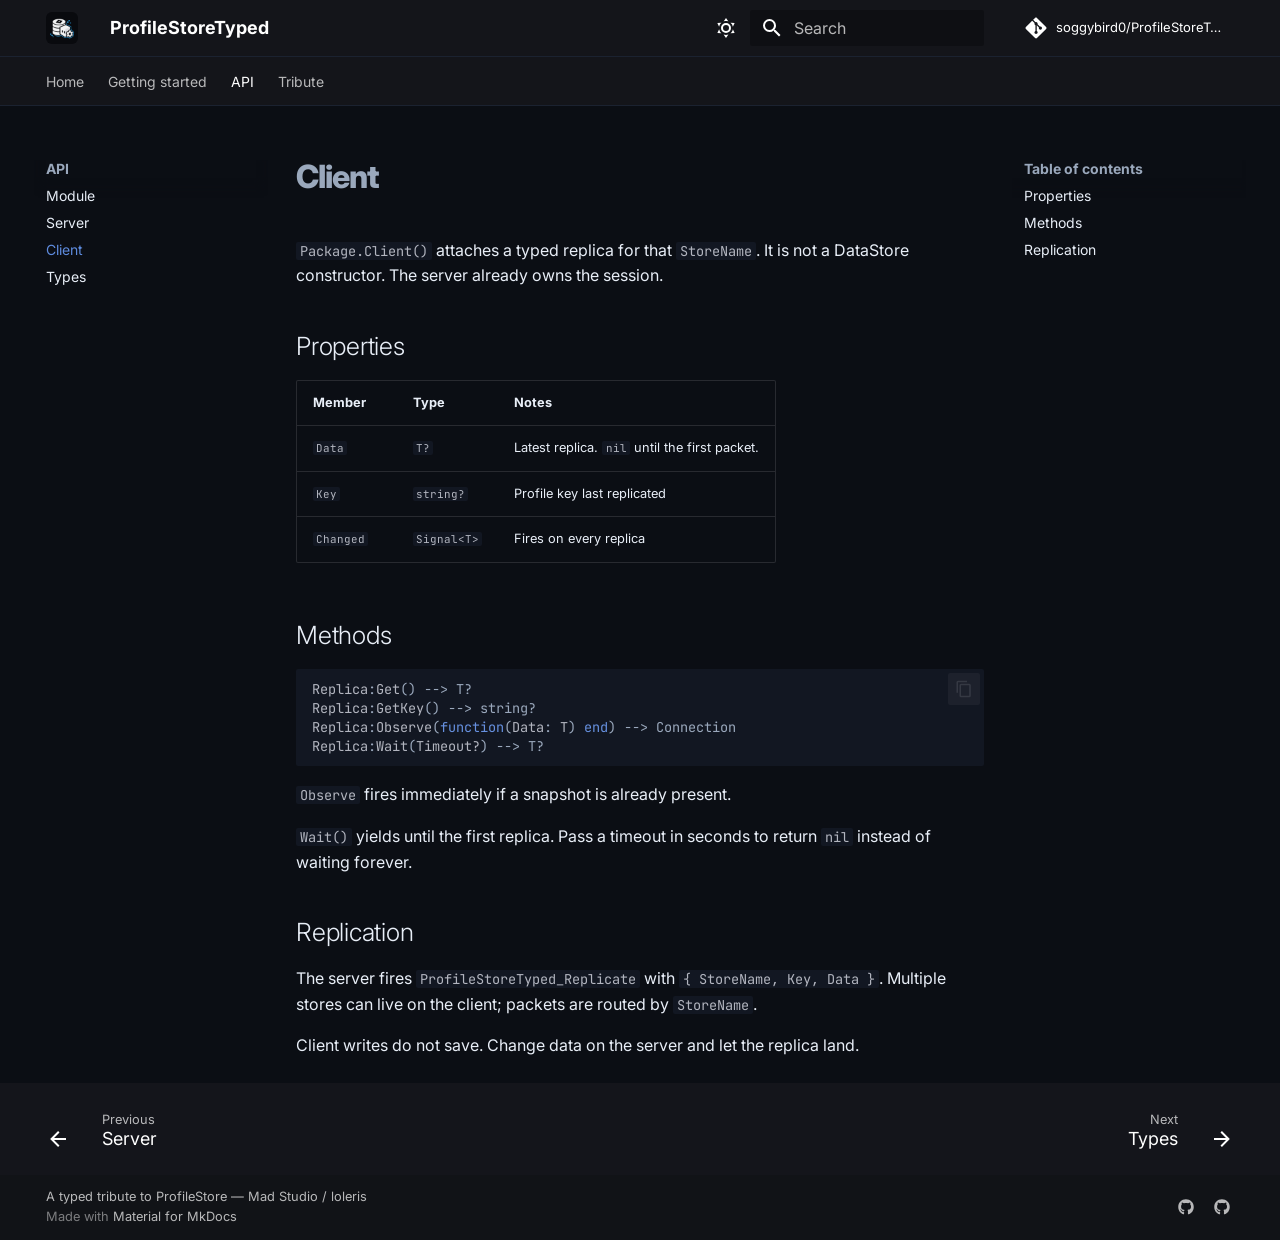
<file: client/index.html>
<!doctype html>
<html lang="en" class="no-js">
  <head>
    
      <meta charset="utf-8">
      <meta name="viewport" content="width=device-width,initial-scale=1">
      
        <meta name="description" content="Session locked. Types unlocked. A typed tribute to ProfileStore.">
      
      
        <meta name="author" content="ProfileStoreTyped">
      
      
        <link rel="canonical" href="https://soggybird0.github.io/ProfileStoreTyped/client/">
      
      
        <link rel="prev" href="../server/">
      
      
        <link rel="next" href="../types/">
      
      
        
      
      
      <link rel="icon" href="../assets/favicon.png">
      <meta name="generator" content="mkdocs-1.6.1, mkdocs-material-9.7.7">
    
    
      
        <title>Client - ProfileStoreTyped</title>
      
    
    
      <link rel="stylesheet" href="../assets/stylesheets/main.ec1eaa64.min.css">
      
        
        <link rel="stylesheet" href="../assets/stylesheets/palette.ab4e12ef.min.css">
      
      


    
    
      
    
    
      
        
        
        <link rel="preconnect" href="https://fonts.gstatic.com" crossorigin>
        <link rel="stylesheet" href="https://fonts.googleapis.com/css?family=Inter:300,300i,400,400i,700,700i%7CJetBrains+Mono:400,400i,700,700i&display=fallback">
        <style>:root{--md-text-font:"Inter";--md-code-font:"JetBrains Mono"}</style>
      
    
    
      <link rel="stylesheet" href="../stylesheets/extra.css">
    
    <script>__md_scope=new URL("..",location),__md_hash=e=>[...e].reduce(((e,_)=>(e<<5)-e+_.charCodeAt(0)),0),__md_get=(e,_=localStorage,t=__md_scope)=>JSON.parse(_.getItem(t.pathname+"."+e)),__md_set=(e,_,t=localStorage,a=__md_scope)=>{try{t.setItem(a.pathname+"."+e,JSON.stringify(_))}catch(e){}}</script>
    
      

    
    
  </head>
  
  
    
    
      
    
    
    
    
    <body dir="ltr" data-md-color-scheme="slate" data-md-color-primary="black" data-md-color-accent="light-blue">
  
    
    <input class="md-toggle" data-md-toggle="drawer" type="checkbox" id="__drawer" autocomplete="off">
    <input class="md-toggle" data-md-toggle="search" type="checkbox" id="__search" autocomplete="off">
    <label class="md-overlay" for="__drawer"></label>
    <div data-md-component="skip">
      
        
        <a href="#client" class="md-skip">
          Skip to content
        </a>
      
    </div>
    <div data-md-component="announce">
      
    </div>
    
    
      

<header class="md-header" data-md-component="header">
  <nav class="md-header__inner md-grid" aria-label="Header">
    <a href=".." title="ProfileStoreTyped" class="md-header__button md-logo" aria-label="ProfileStoreTyped" data-md-component="logo">
      
  <img src="../assets/icon-192.png" alt="logo">

    </a>
    <label class="md-header__button md-icon" for="__drawer">
      
      <svg xmlns="http://www.w3.org/2000/svg" viewBox="0 0 24 24"><path d="M3 6h18v2H3zm0 5h18v2H3zm0 5h18v2H3z"/></svg>
    </label>
    <div class="md-header__title" data-md-component="header-title">
      <div class="md-header__ellipsis">
        <div class="md-header__topic">
          <span class="md-ellipsis">
            ProfileStoreTyped
          </span>
        </div>
        <div class="md-header__topic" data-md-component="header-topic">
          <span class="md-ellipsis">
            
              Client
            
          </span>
        </div>
      </div>
    </div>
    
      
        <form class="md-header__option" data-md-component="palette">
  
    
    
    
    <input class="md-option" data-md-color-media="" data-md-color-scheme="slate" data-md-color-primary="black" data-md-color-accent="light-blue"  aria-label="Light mode"  type="radio" name="__palette" id="__palette_0">
    
      <label class="md-header__button md-icon" title="Light mode" for="__palette_1" hidden>
        <svg xmlns="http://www.w3.org/2000/svg" viewBox="0 0 24 24"><path d="M12 7a5 5 0 0 1 5 5 5 5 0 0 1-5 5 5 5 0 0 1-5-5 5 5 0 0 1 5-5m0 2a3 3 0 0 0-3 3 3 3 0 0 0 3 3 3 3 0 0 0 3-3 3 3 0 0 0-3-3m0-7 2.39 3.42C13.65 5.15 12.84 5 12 5s-1.65.15-2.39.42zM3.34 7l4.16-.35A7.2 7.2 0 0 0 5.94 8.5c-.44.74-.69 1.5-.83 2.29zm.02 10 1.76-3.77a7.131 7.131 0 0 0 2.38 4.14zM20.65 7l-1.77 3.79a7.02 7.02 0 0 0-2.38-4.15zm-.01 10-4.14.36c.59-.51 1.12-1.14 1.54-1.86.42-.73.69-1.5.83-2.29zM12 22l-2.41-3.44c.74.27 1.55.44 2.41.44.82 0 1.63-.17 2.37-.44z"/></svg>
      </label>
    
  
    
    
    
    <input class="md-option" data-md-color-media="" data-md-color-scheme="default" data-md-color-primary="black" data-md-color-accent="light-blue"  aria-label="Dark mode"  type="radio" name="__palette" id="__palette_1">
    
      <label class="md-header__button md-icon" title="Dark mode" for="__palette_0" hidden>
        <svg xmlns="http://www.w3.org/2000/svg" viewBox="0 0 24 24"><path d="m17.75 4.09-2.53 1.94.91 3.06-2.63-1.81-2.63 1.81.91-3.06-2.53-1.94L12.44 4l1.06-3 1.06 3zm3.5 6.91-1.64 1.25.59 1.98-1.7-1.17-1.7 1.17.59-1.98L15.75 11l2.06-.05L18.5 9l.69 1.95zm-2.28 4.95c.83-.08 1.72 1.1 1.19 1.85-.32.45-.66.87-1.08 1.27C15.17 23 8.84 23 4.94 19.07c-3.91-3.9-3.91-10.24 0-14.14.4-.4.82-.76 1.27-1.08.75-.53 1.93.36 1.85 1.19-.27 2.86.69 5.83 2.89 8.02a9.96 9.96 0 0 0 8.02 2.89m-1.64 2.02a12.08 12.08 0 0 1-7.8-3.47c-2.17-2.19-3.33-5-3.49-7.82-2.81 3.14-2.7 7.96.31 10.98 3.02 3.01 7.84 3.12 10.98.31"/></svg>
      </label>
    
  
</form>
      
    
    
      <script>var palette=__md_get("__palette");if(palette&&palette.color){if("(prefers-color-scheme)"===palette.color.media){var media=matchMedia("(prefers-color-scheme: light)"),input=document.querySelector(media.matches?"[data-md-color-media='(prefers-color-scheme: light)']":"[data-md-color-media='(prefers-color-scheme: dark)']");palette.color.media=input.getAttribute("data-md-color-media"),palette.color.scheme=input.getAttribute("data-md-color-scheme"),palette.color.primary=input.getAttribute("data-md-color-primary"),palette.color.accent=input.getAttribute("data-md-color-accent")}for(var[key,value]of Object.entries(palette.color))document.body.setAttribute("data-md-color-"+key,value)}</script>
    
    
    
      
      
        <label class="md-header__button md-icon" for="__search">
          
          <svg xmlns="http://www.w3.org/2000/svg" viewBox="0 0 24 24"><path d="M9.5 3A6.5 6.5 0 0 1 16 9.5c0 1.61-.59 3.09-1.56 4.23l.27.27h.79l5 5-1.5 1.5-5-5v-.79l-.27-.27A6.52 6.52 0 0 1 9.5 16 6.5 6.5 0 0 1 3 9.5 6.5 6.5 0 0 1 9.5 3m0 2C7 5 5 7 5 9.5S7 14 9.5 14 14 12 14 9.5 12 5 9.5 5"/></svg>
        </label>
        <div class="md-search" data-md-component="search" role="dialog">
  <label class="md-search__overlay" for="__search"></label>
  <div class="md-search__inner" role="search">
    <form class="md-search__form" name="search">
      <input type="text" class="md-search__input" name="query" aria-label="Search" placeholder="Search" autocapitalize="off" autocorrect="off" autocomplete="off" spellcheck="false" data-md-component="search-query" required>
      <label class="md-search__icon md-icon" for="__search">
        
        <svg xmlns="http://www.w3.org/2000/svg" viewBox="0 0 24 24"><path d="M9.5 3A6.5 6.5 0 0 1 16 9.5c0 1.61-.59 3.09-1.56 4.23l.27.27h.79l5 5-1.5 1.5-5-5v-.79l-.27-.27A6.52 6.52 0 0 1 9.5 16 6.5 6.5 0 0 1 3 9.5 6.5 6.5 0 0 1 9.5 3m0 2C7 5 5 7 5 9.5S7 14 9.5 14 14 12 14 9.5 12 5 9.5 5"/></svg>
        
        <svg xmlns="http://www.w3.org/2000/svg" viewBox="0 0 24 24"><path d="M20 11v2H8l5.5 5.5-1.42 1.42L4.16 12l7.92-7.92L13.5 5.5 8 11z"/></svg>
      </label>
      <nav class="md-search__options" aria-label="Search">
        
        <button type="reset" class="md-search__icon md-icon" title="Clear" aria-label="Clear" tabindex="-1">
          
          <svg xmlns="http://www.w3.org/2000/svg" viewBox="0 0 24 24"><path d="M19 6.41 17.59 5 12 10.59 6.41 5 5 6.41 10.59 12 5 17.59 6.41 19 12 13.41 17.59 19 19 17.59 13.41 12z"/></svg>
        </button>
      </nav>
      
        <div class="md-search__suggest" data-md-component="search-suggest"></div>
      
    </form>
    <div class="md-search__output">
      <div class="md-search__scrollwrap" tabindex="0" data-md-scrollfix>
        <div class="md-search-result" data-md-component="search-result">
          <div class="md-search-result__meta">
            Initializing search
          </div>
          <ol class="md-search-result__list" role="presentation"></ol>
        </div>
      </div>
    </div>
  </div>
</div>
      
    
    
      <div class="md-header__source">
        <a href="https://github.com/soggybird0/ProfileStoreTyped" title="Go to repository" class="md-source" data-md-component="source">
  <div class="md-source__icon md-icon">
    
    <svg xmlns="http://www.w3.org/2000/svg" viewBox="0 0 448 512"><!--! Font Awesome Free 7.1.0 by @fontawesome - https://fontawesome.com License - https://fontawesome.com/license/free (Icons: CC BY 4.0, Fonts: SIL OFL 1.1, Code: MIT License) Copyright 2025 Fonticons, Inc.--><path d="M439.6 236.1 244 40.5c-5.4-5.5-12.8-8.5-20.4-8.5s-15 3-20.4 8.4L162.5 81l51.5 51.5c27.1-9.1 52.7 16.8 43.4 43.7l49.7 49.7c34.2-11.8 61.2 31 35.5 56.7-26.5 26.5-70.2-2.9-56-37.3L240.3 199v121.9c25.3 12.5 22.3 41.8 9.1 55-6.4 6.4-15.2 10.1-24.3 10.1s-17.8-3.6-24.3-10.1c-17.6-17.6-11.1-46.9 11.2-56v-123c-20.8-8.5-24.6-30.7-18.6-45L142.6 101 8.5 235.1C3 240.6 0 247.9 0 255.5s3 15 8.5 20.4l195.6 195.7c5.4 5.4 12.7 8.4 20.4 8.4s15-3 20.4-8.4l194.7-194.7c5.4-5.4 8.4-12.8 8.4-20.4s-3-15-8.4-20.4"/></svg>
  </div>
  <div class="md-source__repository">
    soggybird0/ProfileStoreTyped
  </div>
</a>
      </div>
    
  </nav>
  
</header>
    
    <div class="md-container" data-md-component="container">
      
      
        
          
            
<nav class="md-tabs" aria-label="Tabs" data-md-component="tabs">
  <div class="md-grid">
    <ul class="md-tabs__list">
      
        
  
  
  
  
    <li class="md-tabs__item">
      <a href=".." class="md-tabs__link">
        
  
  
    
  
  Home

      </a>
    </li>
  

      
        
  
  
  
  
    <li class="md-tabs__item">
      <a href="../getting-started/" class="md-tabs__link">
        
  
  
    
  
  Getting started

      </a>
    </li>
  

      
        
  
  
  
    
  
  
    
    
      <li class="md-tabs__item md-tabs__item--active">
        <a href="../api/" class="md-tabs__link">
          
  
  
  API

        </a>
      </li>
    
  

      
        
  
  
  
  
    <li class="md-tabs__item">
      <a href="../tribute/" class="md-tabs__link">
        
  
  
    
  
  Tribute

      </a>
    </li>
  

      
    </ul>
  </div>
</nav>
          
        
      
      <main class="md-main" data-md-component="main">
        <div class="md-main__inner md-grid">
          
            
              
              <div class="md-sidebar md-sidebar--primary" data-md-component="sidebar" data-md-type="navigation" >
                <div class="md-sidebar__scrollwrap">
                  <div class="md-sidebar__inner">
                    


  


<nav class="md-nav md-nav--primary md-nav--lifted" aria-label="Navigation" data-md-level="0">
  <label class="md-nav__title" for="__drawer">
    <a href=".." title="ProfileStoreTyped" class="md-nav__button md-logo" aria-label="ProfileStoreTyped" data-md-component="logo">
      
  <img src="../assets/icon-192.png" alt="logo">

    </a>
    ProfileStoreTyped
  </label>
  
    <div class="md-nav__source">
      <a href="https://github.com/soggybird0/ProfileStoreTyped" title="Go to repository" class="md-source" data-md-component="source">
  <div class="md-source__icon md-icon">
    
    <svg xmlns="http://www.w3.org/2000/svg" viewBox="0 0 448 512"><!--! Font Awesome Free 7.1.0 by @fontawesome - https://fontawesome.com License - https://fontawesome.com/license/free (Icons: CC BY 4.0, Fonts: SIL OFL 1.1, Code: MIT License) Copyright 2025 Fonticons, Inc.--><path d="M439.6 236.1 244 40.5c-5.4-5.5-12.8-8.5-20.4-8.5s-15 3-20.4 8.4L162.5 81l51.5 51.5c27.1-9.1 52.7 16.8 43.4 43.7l49.7 49.7c34.2-11.8 61.2 31 35.5 56.7-26.5 26.5-70.2-2.9-56-37.3L240.3 199v121.9c25.3 12.5 22.3 41.8 9.1 55-6.4 6.4-15.2 10.1-24.3 10.1s-17.8-3.6-24.3-10.1c-17.6-17.6-11.1-46.9 11.2-56v-123c-20.8-8.5-24.6-30.7-18.6-45L142.6 101 8.5 235.1C3 240.6 0 247.9 0 255.5s3 15 8.5 20.4l195.6 195.7c5.4 5.4 12.7 8.4 20.4 8.4s15-3 20.4-8.4l194.7-194.7c5.4-5.4 8.4-12.8 8.4-20.4s-3-15-8.4-20.4"/></svg>
  </div>
  <div class="md-source__repository">
    soggybird0/ProfileStoreTyped
  </div>
</a>
    </div>
  
  <ul class="md-nav__list" data-md-scrollfix>
    
      
      
  
  
  
  
    <li class="md-nav__item">
      <a href=".." class="md-nav__link">
        
  
  
  <span class="md-ellipsis">
    
  
    Home
  

    
  </span>
  
  

      </a>
    </li>
  

    
      
      
  
  
  
  
    <li class="md-nav__item">
      <a href="../getting-started/" class="md-nav__link">
        
  
  
  <span class="md-ellipsis">
    
  
    Getting started
  

    
  </span>
  
  

      </a>
    </li>
  

    
      
      
  
  
    
  
  
  
    
    
    
    
      
        
        
      
      
        
      
    
    
    <li class="md-nav__item md-nav__item--active md-nav__item--section md-nav__item--nested">
      
        
        
        <input class="md-nav__toggle md-toggle " type="checkbox" id="__nav_3" checked>
        
          
          <label class="md-nav__link" for="__nav_3" id="__nav_3_label" tabindex="">
            
  
  
  <span class="md-ellipsis">
    
  
    API
  

    
  </span>
  
  

            <span class="md-nav__icon md-icon"></span>
          </label>
        
        <nav class="md-nav" data-md-level="1" aria-labelledby="__nav_3_label" aria-expanded="true">
          <label class="md-nav__title" for="__nav_3">
            <span class="md-nav__icon md-icon"></span>
            
  
    API
  

          </label>
          <ul class="md-nav__list" data-md-scrollfix>
            
              
                
  
  
  
  
    <li class="md-nav__item">
      <a href="../api/" class="md-nav__link">
        
  
  
  <span class="md-ellipsis">
    
  
    Module
  

    
  </span>
  
  

      </a>
    </li>
  

              
            
              
                
  
  
  
  
    <li class="md-nav__item">
      <a href="../server/" class="md-nav__link">
        
  
  
  <span class="md-ellipsis">
    
  
    Server
  

    
  </span>
  
  

      </a>
    </li>
  

              
            
              
                
  
  
    
  
  
  
    <li class="md-nav__item md-nav__item--active">
      
      <input class="md-nav__toggle md-toggle" type="checkbox" id="__toc">
      
      
        
      
      
        <label class="md-nav__link md-nav__link--active" for="__toc">
          
  
  
  <span class="md-ellipsis">
    
  
    Client
  

    
  </span>
  
  

          <span class="md-nav__icon md-icon"></span>
        </label>
      
      <a href="./" class="md-nav__link md-nav__link--active">
        
  
  
  <span class="md-ellipsis">
    
  
    Client
  

    
  </span>
  
  

      </a>
      
        

<nav class="md-nav md-nav--secondary" aria-label="Table of contents">
  
  
  
    
  
  
    <label class="md-nav__title" for="__toc">
      <span class="md-nav__icon md-icon"></span>
      Table of contents
    </label>
    <ul class="md-nav__list" data-md-component="toc" data-md-scrollfix>
      
        <li class="md-nav__item">
  <a href="#properties" class="md-nav__link">
    <span class="md-ellipsis">
      
        Properties
      
    </span>
  </a>
  
</li>
      
        <li class="md-nav__item">
  <a href="#methods" class="md-nav__link">
    <span class="md-ellipsis">
      
        Methods
      
    </span>
  </a>
  
</li>
      
        <li class="md-nav__item">
  <a href="#replication" class="md-nav__link">
    <span class="md-ellipsis">
      
        Replication
      
    </span>
  </a>
  
</li>
      
    </ul>
  
</nav>
      
    </li>
  

              
            
              
                
  
  
  
  
    <li class="md-nav__item">
      <a href="../types/" class="md-nav__link">
        
  
  
  <span class="md-ellipsis">
    
  
    Types
  

    
  </span>
  
  

      </a>
    </li>
  

              
            
          </ul>
        </nav>
      
    </li>
  

    
      
      
  
  
  
  
    <li class="md-nav__item">
      <a href="../tribute/" class="md-nav__link">
        
  
  
  <span class="md-ellipsis">
    
  
    Tribute
  

    
  </span>
  
  

      </a>
    </li>
  

    
  </ul>
</nav>
                  </div>
                </div>
              </div>
            
            
              
              <div class="md-sidebar md-sidebar--secondary" data-md-component="sidebar" data-md-type="toc" >
                <div class="md-sidebar__scrollwrap">
                  <div class="md-sidebar__inner">
                    

<nav class="md-nav md-nav--secondary" aria-label="Table of contents">
  
  
  
    
  
  
    <label class="md-nav__title" for="__toc">
      <span class="md-nav__icon md-icon"></span>
      Table of contents
    </label>
    <ul class="md-nav__list" data-md-component="toc" data-md-scrollfix>
      
        <li class="md-nav__item">
  <a href="#properties" class="md-nav__link">
    <span class="md-ellipsis">
      
        Properties
      
    </span>
  </a>
  
</li>
      
        <li class="md-nav__item">
  <a href="#methods" class="md-nav__link">
    <span class="md-ellipsis">
      
        Methods
      
    </span>
  </a>
  
</li>
      
        <li class="md-nav__item">
  <a href="#replication" class="md-nav__link">
    <span class="md-ellipsis">
      
        Replication
      
    </span>
  </a>
  
</li>
      
    </ul>
  
</nav>
                  </div>
                </div>
              </div>
            
          
          
            <div class="md-content" data-md-component="content">
              
              <article class="md-content__inner md-typeset">
                
                  


  
  


<h1 id="client">Client<a class="headerlink" href="#client" title="Permanent link">&para;</a></h1>
<p><code>Package.Client()</code> attaches a typed replica for that <code>StoreName</code>. It is not a DataStore constructor. The server already owns the session.</p>
<h2 id="properties">Properties<a class="headerlink" href="#properties" title="Permanent link">&para;</a></h2>
<table>
<thead>
<tr>
<th>Member</th>
<th>Type</th>
<th>Notes</th>
</tr>
</thead>
<tbody>
<tr>
<td><code>Data</code></td>
<td><code>T?</code></td>
<td>Latest replica. <code>nil</code> until the first packet.</td>
</tr>
<tr>
<td><code>Key</code></td>
<td><code>string?</code></td>
<td>Profile key last replicated</td>
</tr>
<tr>
<td><code>Changed</code></td>
<td><code>Signal&lt;T&gt;</code></td>
<td>Fires on every replica</td>
</tr>
</tbody>
</table>
<h2 id="methods">Methods<a class="headerlink" href="#methods" title="Permanent link">&para;</a></h2>
<div class="highlight"><pre><span></span><code><a id="__codelineno-0-1" name="__codelineno-0-1" href="#__codelineno-0-1"></a><span class="n">Replica</span><span class="p">:</span><span class="n">Get</span><span class="p">()</span> <span class="c1">--&gt; T?</span>
<a id="__codelineno-0-2" name="__codelineno-0-2" href="#__codelineno-0-2"></a><span class="n">Replica</span><span class="p">:</span><span class="n">GetKey</span><span class="p">()</span> <span class="c1">--&gt; string?</span>
<a id="__codelineno-0-3" name="__codelineno-0-3" href="#__codelineno-0-3"></a><span class="n">Replica</span><span class="p">:</span><span class="n">Observe</span><span class="p">(</span><span class="kr">function</span><span class="p">(</span><span class="n">Data</span><span class="p">:</span> <span class="n">T</span><span class="p">)</span> <span class="kr">end</span><span class="p">)</span> <span class="c1">--&gt; Connection</span>
<a id="__codelineno-0-4" name="__codelineno-0-4" href="#__codelineno-0-4"></a><span class="n">Replica</span><span class="p">:</span><span class="n">Wait</span><span class="p">(</span><span class="n">Timeout</span><span class="err">?</span><span class="p">)</span> <span class="c1">--&gt; T?</span>
</code></pre></div>
<p><code>Observe</code> fires immediately if a snapshot is already present.</p>
<p><code>Wait()</code> yields until the first replica. Pass a timeout in seconds to return <code>nil</code> instead of waiting forever.</p>
<h2 id="replication">Replication<a class="headerlink" href="#replication" title="Permanent link">&para;</a></h2>
<p>The server fires <code>ProfileStoreTyped_Replicate</code> with <code>{ StoreName, Key, Data }</code>. Multiple stores can live on the client; packets are routed by <code>StoreName</code>.</p>
<p>Client writes do not save. Change data on the server and let the replica land.</p>












                
              </article>
            </div>
          
          
  <script>var tabs=__md_get("__tabs");if(Array.isArray(tabs))e:for(var set of document.querySelectorAll(".tabbed-set")){var labels=set.querySelector(".tabbed-labels");for(var tab of tabs)for(var label of labels.getElementsByTagName("label"))if(label.innerText.trim()===tab){var input=document.getElementById(label.htmlFor);input.checked=!0;continue e}}</script>

<script>var target=document.getElementById(location.hash.slice(1));target&&target.name&&(target.checked=target.name.startsWith("__tabbed_"))</script>
        </div>
        
          <button type="button" class="md-top md-icon" data-md-component="top" hidden>
  
  <svg xmlns="http://www.w3.org/2000/svg" viewBox="0 0 24 24"><path d="M13 20h-2V8l-5.5 5.5-1.42-1.42L12 4.16l7.92 7.92-1.42 1.42L13 8z"/></svg>
  Back to top
</button>
        
      </main>
      
        <footer class="md-footer">
  
    
      
      <nav class="md-footer__inner md-grid" aria-label="Footer" >
        
          
          <a href="../server/" class="md-footer__link md-footer__link--prev" aria-label="Previous: Server">
            <div class="md-footer__button md-icon">
              
              <svg xmlns="http://www.w3.org/2000/svg" viewBox="0 0 24 24"><path d="M20 11v2H8l5.5 5.5-1.42 1.42L4.16 12l7.92-7.92L13.5 5.5 8 11z"/></svg>
            </div>
            <div class="md-footer__title">
              <span class="md-footer__direction">
                Previous
              </span>
              <div class="md-ellipsis">
                Server
              </div>
            </div>
          </a>
        
        
          
          <a href="../types/" class="md-footer__link md-footer__link--next" aria-label="Next: Types">
            <div class="md-footer__title">
              <span class="md-footer__direction">
                Next
              </span>
              <div class="md-ellipsis">
                Types
              </div>
            </div>
            <div class="md-footer__button md-icon">
              
              <svg xmlns="http://www.w3.org/2000/svg" viewBox="0 0 24 24"><path d="M4 11v2h12l-5.5 5.5 1.42 1.42L19.84 12l-7.92-7.92L10.5 5.5 16 11z"/></svg>
            </div>
          </a>
        
      </nav>
    
  
  <div class="md-footer-meta md-typeset">
    <div class="md-footer-meta__inner md-grid">
      <div class="md-copyright">
  
    <div class="md-copyright__highlight">
      A typed tribute to ProfileStore — Mad Studio / loleris
    </div>
  
  
    Made with
    <a href="https://squidfunk.github.io/mkdocs-material/" target="_blank" rel="noopener">
      Material for MkDocs
    </a>
  
</div>
      
        
<div class="md-social">
  
    
    
    
    
      
      
    
    <a href="https://github.com/soggybird0/ProfileStoreTyped" target="_blank" rel="noopener" title="github.com" class="md-social__link">
      <svg xmlns="http://www.w3.org/2000/svg" viewBox="0 0 512 512"><!--! Font Awesome Free 7.1.0 by @fontawesome - https://fontawesome.com License - https://fontawesome.com/license/free (Icons: CC BY 4.0, Fonts: SIL OFL 1.1, Code: MIT License) Copyright 2025 Fonticons, Inc.--><path d="M173.9 397.4c0 2-2.3 3.6-5.2 3.6-3.3.3-5.6-1.3-5.6-3.6 0-2 2.3-3.6 5.2-3.6 3-.3 5.6 1.3 5.6 3.6m-31.1-4.5c-.7 2 1.3 4.3 4.3 4.9 2.6 1 5.6 0 6.2-2s-1.3-4.3-4.3-5.2c-2.6-.7-5.5.3-6.2 2.3m44.2-1.7c-2.9.7-4.9 2.6-4.6 4.9.3 2 2.9 3.3 5.9 2.6 2.9-.7 4.9-2.6 4.6-4.6-.3-1.9-3-3.2-5.9-2.9M252.8 8C114.1 8 8 113.3 8 252c0 110.9 69.8 205.8 169.5 239.2 12.8 2.3 17.3-5.6 17.3-12.1 0-6.2-.3-40.4-.3-61.4 0 0-70 15-84.7-29.8 0 0-11.4-29.1-27.8-36.6 0 0-22.9-15.7 1.6-15.4 0 0 24.9 2 38.6 25.8 21.9 38.6 58.6 27.5 72.9 20.9 2.3-16 8.8-27.1 16-33.7-55.9-6.2-112.3-14.3-112.3-110.5 0-27.5 7.6-41.3 23.6-58.9-2.6-6.5-11.1-33.3 2.6-67.9 20.9-6.5 69 27 69 27 20-5.6 41.5-8.5 62.8-8.5s42.8 2.9 62.8 8.5c0 0 48.1-33.6 69-27 13.7 34.7 5.2 61.4 2.6 67.9 16 17.7 25.8 31.5 25.8 58.9 0 96.5-58.9 104.2-114.8 110.5 9.2 7.9 17 22.9 17 46.4 0 33.7-.3 75.4-.3 83.6 0 6.5 4.6 14.4 17.3 12.1C436.2 457.8 504 362.9 504 252 504 113.3 391.5 8 252.8 8M105.2 352.9c-1.3 1-1 3.3.7 5.2 1.6 1.6 3.9 2.3 5.2 1 1.3-1 1-3.3-.7-5.2-1.6-1.6-3.9-2.3-5.2-1m-10.8-8.1c-.7 1.3.3 2.9 2.3 3.9 1.6 1 3.6.7 4.3-.7.7-1.3-.3-2.9-2.3-3.9-2-.6-3.6-.3-4.3.7m32.4 35.6c-1.6 1.3-1 4.3 1.3 6.2 2.3 2.3 5.2 2.6 6.5 1 1.3-1.3.7-4.3-1.3-6.2-2.2-2.3-5.2-2.6-6.5-1m-11.4-14.7c-1.6 1-1.6 3.6 0 5.9s4.3 3.3 5.6 2.3c1.6-1.3 1.6-3.9 0-6.2-1.4-2.3-4-3.3-5.6-2"/></svg>
    </a>
  
    
    
    
    
      
      
    
    <a href="https://github.com/MadStudioRoblox/ProfileStore" target="_blank" rel="noopener" title="github.com" class="md-social__link">
      <svg xmlns="http://www.w3.org/2000/svg" viewBox="0 0 512 512"><!--! Font Awesome Free 7.1.0 by @fontawesome - https://fontawesome.com License - https://fontawesome.com/license/free (Icons: CC BY 4.0, Fonts: SIL OFL 1.1, Code: MIT License) Copyright 2025 Fonticons, Inc.--><path d="M173.9 397.4c0 2-2.3 3.6-5.2 3.6-3.3.3-5.6-1.3-5.6-3.6 0-2 2.3-3.6 5.2-3.6 3-.3 5.6 1.3 5.6 3.6m-31.1-4.5c-.7 2 1.3 4.3 4.3 4.9 2.6 1 5.6 0 6.2-2s-1.3-4.3-4.3-5.2c-2.6-.7-5.5.3-6.2 2.3m44.2-1.7c-2.9.7-4.9 2.6-4.6 4.9.3 2 2.9 3.3 5.9 2.6 2.9-.7 4.9-2.6 4.6-4.6-.3-1.9-3-3.2-5.9-2.9M252.8 8C114.1 8 8 113.3 8 252c0 110.9 69.8 205.8 169.5 239.2 12.8 2.3 17.3-5.6 17.3-12.1 0-6.2-.3-40.4-.3-61.4 0 0-70 15-84.7-29.8 0 0-11.4-29.1-27.8-36.6 0 0-22.9-15.7 1.6-15.4 0 0 24.9 2 38.6 25.8 21.9 38.6 58.6 27.5 72.9 20.9 2.3-16 8.8-27.1 16-33.7-55.9-6.2-112.3-14.3-112.3-110.5 0-27.5 7.6-41.3 23.6-58.9-2.6-6.5-11.1-33.3 2.6-67.9 20.9-6.5 69 27 69 27 20-5.6 41.5-8.5 62.8-8.5s42.8 2.9 62.8 8.5c0 0 48.1-33.6 69-27 13.7 34.7 5.2 61.4 2.6 67.9 16 17.7 25.8 31.5 25.8 58.9 0 96.5-58.9 104.2-114.8 110.5 9.2 7.9 17 22.9 17 46.4 0 33.7-.3 75.4-.3 83.6 0 6.5 4.6 14.4 17.3 12.1C436.2 457.8 504 362.9 504 252 504 113.3 391.5 8 252.8 8M105.2 352.9c-1.3 1-1 3.3.7 5.2 1.6 1.6 3.9 2.3 5.2 1 1.3-1 1-3.3-.7-5.2-1.6-1.6-3.9-2.3-5.2-1m-10.8-8.1c-.7 1.3.3 2.9 2.3 3.9 1.6 1 3.6.7 4.3-.7.7-1.3-.3-2.9-2.3-3.9-2-.6-3.6-.3-4.3.7m32.4 35.6c-1.6 1.3-1 4.3 1.3 6.2 2.3 2.3 5.2 2.6 6.5 1 1.3-1.3.7-4.3-1.3-6.2-2.2-2.3-5.2-2.6-6.5-1m-11.4-14.7c-1.6 1-1.6 3.6 0 5.9s4.3 3.3 5.6 2.3c1.6-1.3 1.6-3.9 0-6.2-1.4-2.3-4-3.3-5.6-2"/></svg>
    </a>
  
</div>
      
    </div>
  </div>
</footer>
      
    </div>
    <div class="md-dialog" data-md-component="dialog">
      <div class="md-dialog__inner md-typeset"></div>
    </div>
    
    
    
      
      
      <script id="__config" type="application/json">{"annotate": null, "base": "..", "features": ["navigation.tabs", "navigation.sections", "navigation.top", "navigation.footer", "search.suggest", "search.highlight", "content.code.copy", "content.tabs.link", "toc.follow"], "search": "../assets/javascripts/workers/search.2c215733.min.js", "tags": null, "translations": {"clipboard.copied": "Copied to clipboard", "clipboard.copy": "Copy to clipboard", "search.result.more.one": "1 more on this page", "search.result.more.other": "# more on this page", "search.result.none": "No matching documents", "search.result.one": "1 matching document", "search.result.other": "# matching documents", "search.result.placeholder": "Type to start searching", "search.result.term.missing": "Missing", "select.version": "Select version"}, "version": null}</script>
    
    
      <script src="../assets/javascripts/bundle.d7400e89.min.js"></script>
      
    
  </body>
</html>
</file>
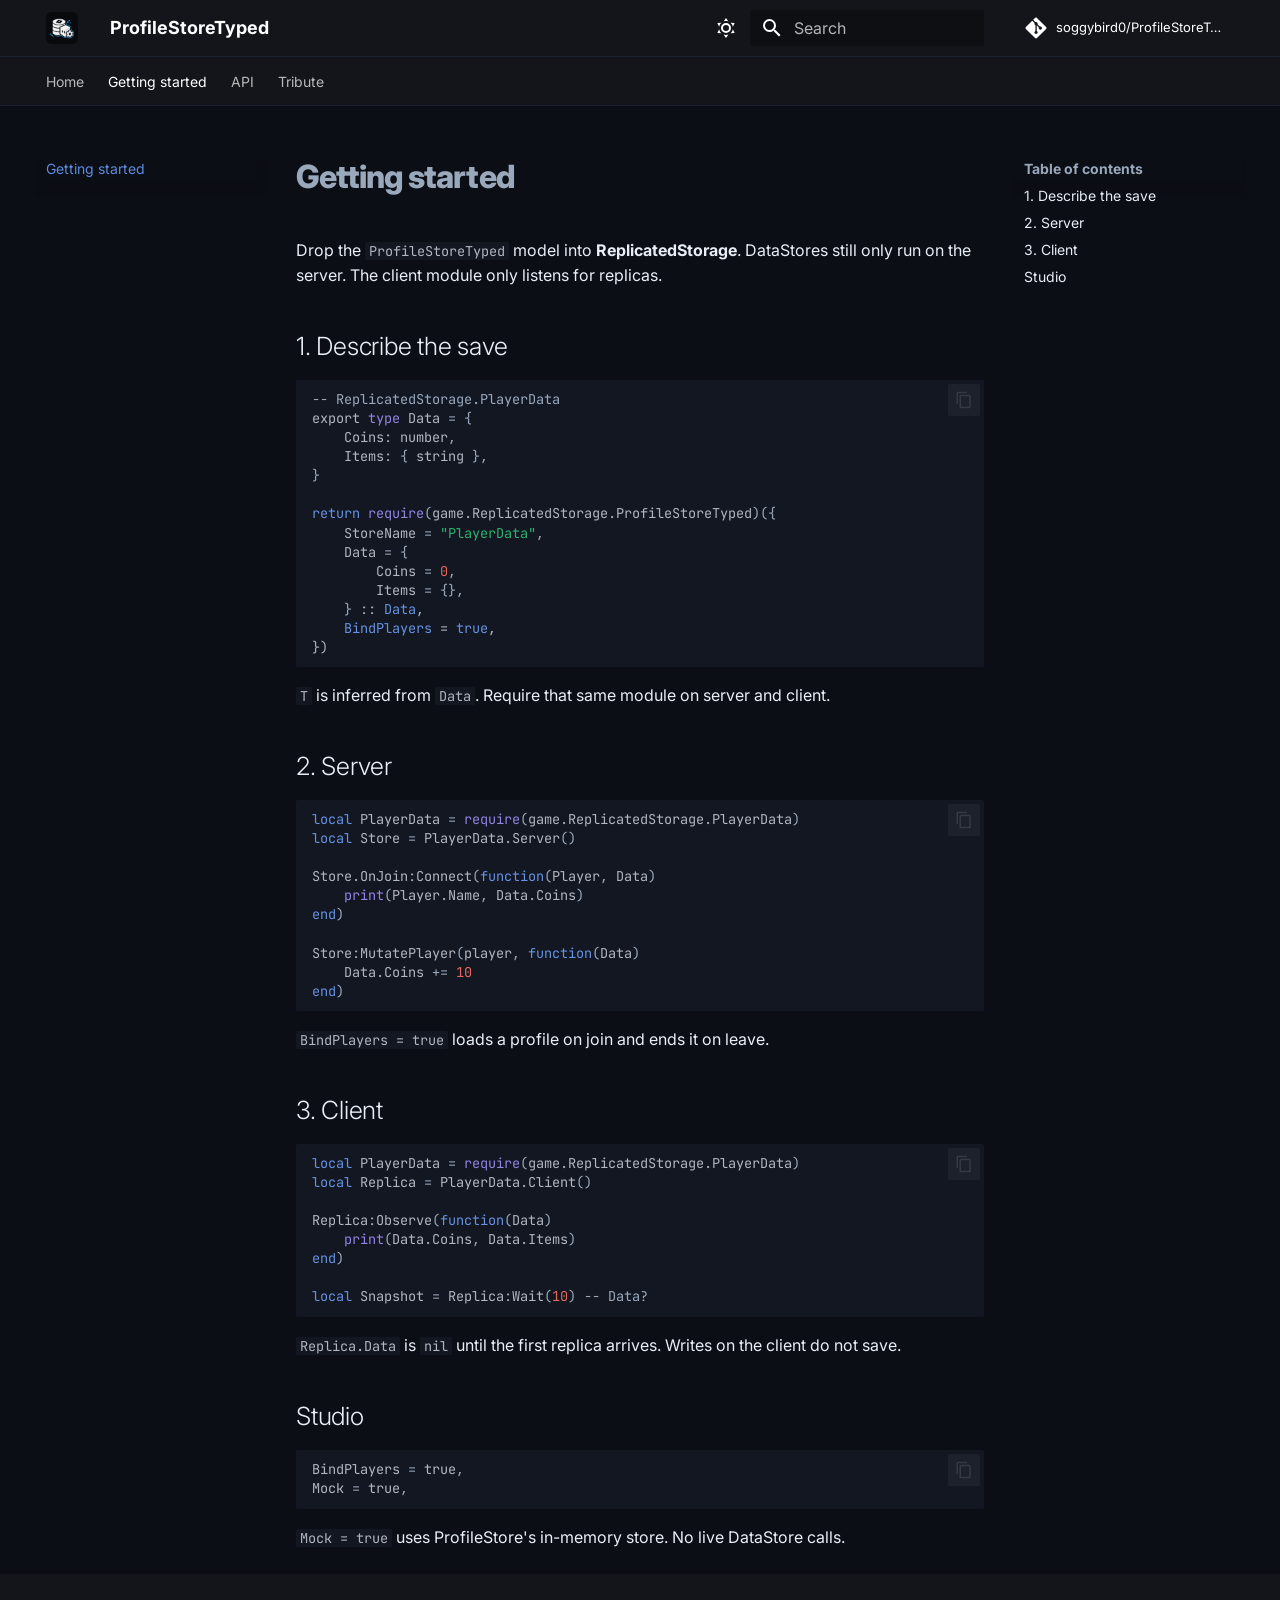
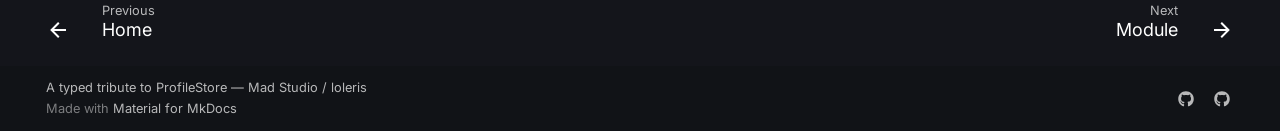
<file: getting-started/index.html>
<!doctype html>
<html lang="en" class="no-js">
  <head>
    
      <meta charset="utf-8">
      <meta name="viewport" content="width=device-width,initial-scale=1">
      
        <meta name="description" content="Session locked. Types unlocked. A typed tribute to ProfileStore.">
      
      
        <meta name="author" content="ProfileStoreTyped">
      
      
        <link rel="canonical" href="https://soggybird0.github.io/ProfileStoreTyped/getting-started/">
      
      
        <link rel="prev" href="..">
      
      
        <link rel="next" href="../api/">
      
      
        
      
      
      <link rel="icon" href="../assets/favicon.png">
      <meta name="generator" content="mkdocs-1.6.1, mkdocs-material-9.7.7">
    
    
      
        <title>Getting started - ProfileStoreTyped</title>
      
    
    
      <link rel="stylesheet" href="../assets/stylesheets/main.ec1eaa64.min.css">
      
        
        <link rel="stylesheet" href="../assets/stylesheets/palette.ab4e12ef.min.css">
      
      


    
    
      
    
    
      
        
        
        <link rel="preconnect" href="https://fonts.gstatic.com" crossorigin>
        <link rel="stylesheet" href="https://fonts.googleapis.com/css?family=Inter:300,300i,400,400i,700,700i%7CJetBrains+Mono:400,400i,700,700i&display=fallback">
        <style>:root{--md-text-font:"Inter";--md-code-font:"JetBrains Mono"}</style>
      
    
    
      <link rel="stylesheet" href="../stylesheets/extra.css">
    
    <script>__md_scope=new URL("..",location),__md_hash=e=>[...e].reduce(((e,_)=>(e<<5)-e+_.charCodeAt(0)),0),__md_get=(e,_=localStorage,t=__md_scope)=>JSON.parse(_.getItem(t.pathname+"."+e)),__md_set=(e,_,t=localStorage,a=__md_scope)=>{try{t.setItem(a.pathname+"."+e,JSON.stringify(_))}catch(e){}}</script>
    
      

    
    
  </head>
  
  
    
    
      
    
    
    
    
    <body dir="ltr" data-md-color-scheme="slate" data-md-color-primary="black" data-md-color-accent="light-blue">
  
    
    <input class="md-toggle" data-md-toggle="drawer" type="checkbox" id="__drawer" autocomplete="off">
    <input class="md-toggle" data-md-toggle="search" type="checkbox" id="__search" autocomplete="off">
    <label class="md-overlay" for="__drawer"></label>
    <div data-md-component="skip">
      
        
        <a href="#getting-started" class="md-skip">
          Skip to content
        </a>
      
    </div>
    <div data-md-component="announce">
      
    </div>
    
    
      

<header class="md-header" data-md-component="header">
  <nav class="md-header__inner md-grid" aria-label="Header">
    <a href=".." title="ProfileStoreTyped" class="md-header__button md-logo" aria-label="ProfileStoreTyped" data-md-component="logo">
      
  <img src="../assets/icon-192.png" alt="logo">

    </a>
    <label class="md-header__button md-icon" for="__drawer">
      
      <svg xmlns="http://www.w3.org/2000/svg" viewBox="0 0 24 24"><path d="M3 6h18v2H3zm0 5h18v2H3zm0 5h18v2H3z"/></svg>
    </label>
    <div class="md-header__title" data-md-component="header-title">
      <div class="md-header__ellipsis">
        <div class="md-header__topic">
          <span class="md-ellipsis">
            ProfileStoreTyped
          </span>
        </div>
        <div class="md-header__topic" data-md-component="header-topic">
          <span class="md-ellipsis">
            
              Getting started
            
          </span>
        </div>
      </div>
    </div>
    
      
        <form class="md-header__option" data-md-component="palette">
  
    
    
    
    <input class="md-option" data-md-color-media="" data-md-color-scheme="slate" data-md-color-primary="black" data-md-color-accent="light-blue"  aria-label="Light mode"  type="radio" name="__palette" id="__palette_0">
    
      <label class="md-header__button md-icon" title="Light mode" for="__palette_1" hidden>
        <svg xmlns="http://www.w3.org/2000/svg" viewBox="0 0 24 24"><path d="M12 7a5 5 0 0 1 5 5 5 5 0 0 1-5 5 5 5 0 0 1-5-5 5 5 0 0 1 5-5m0 2a3 3 0 0 0-3 3 3 3 0 0 0 3 3 3 3 0 0 0 3-3 3 3 0 0 0-3-3m0-7 2.39 3.42C13.65 5.15 12.84 5 12 5s-1.65.15-2.39.42zM3.34 7l4.16-.35A7.2 7.2 0 0 0 5.94 8.5c-.44.74-.69 1.5-.83 2.29zm.02 10 1.76-3.77a7.131 7.131 0 0 0 2.38 4.14zM20.65 7l-1.77 3.79a7.02 7.02 0 0 0-2.38-4.15zm-.01 10-4.14.36c.59-.51 1.12-1.14 1.54-1.86.42-.73.69-1.5.83-2.29zM12 22l-2.41-3.44c.74.27 1.55.44 2.41.44.82 0 1.63-.17 2.37-.44z"/></svg>
      </label>
    
  
    
    
    
    <input class="md-option" data-md-color-media="" data-md-color-scheme="default" data-md-color-primary="black" data-md-color-accent="light-blue"  aria-label="Dark mode"  type="radio" name="__palette" id="__palette_1">
    
      <label class="md-header__button md-icon" title="Dark mode" for="__palette_0" hidden>
        <svg xmlns="http://www.w3.org/2000/svg" viewBox="0 0 24 24"><path d="m17.75 4.09-2.53 1.94.91 3.06-2.63-1.81-2.63 1.81.91-3.06-2.53-1.94L12.44 4l1.06-3 1.06 3zm3.5 6.91-1.64 1.25.59 1.98-1.7-1.17-1.7 1.17.59-1.98L15.75 11l2.06-.05L18.5 9l.69 1.95zm-2.28 4.95c.83-.08 1.72 1.1 1.19 1.85-.32.45-.66.87-1.08 1.27C15.17 23 8.84 23 4.94 19.07c-3.91-3.9-3.91-10.24 0-14.14.4-.4.82-.76 1.27-1.08.75-.53 1.93.36 1.85 1.19-.27 2.86.69 5.83 2.89 8.02a9.96 9.96 0 0 0 8.02 2.89m-1.64 2.02a12.08 12.08 0 0 1-7.8-3.47c-2.17-2.19-3.33-5-3.49-7.82-2.81 3.14-2.7 7.96.31 10.98 3.02 3.01 7.84 3.12 10.98.31"/></svg>
      </label>
    
  
</form>
      
    
    
      <script>var palette=__md_get("__palette");if(palette&&palette.color){if("(prefers-color-scheme)"===palette.color.media){var media=matchMedia("(prefers-color-scheme: light)"),input=document.querySelector(media.matches?"[data-md-color-media='(prefers-color-scheme: light)']":"[data-md-color-media='(prefers-color-scheme: dark)']");palette.color.media=input.getAttribute("data-md-color-media"),palette.color.scheme=input.getAttribute("data-md-color-scheme"),palette.color.primary=input.getAttribute("data-md-color-primary"),palette.color.accent=input.getAttribute("data-md-color-accent")}for(var[key,value]of Object.entries(palette.color))document.body.setAttribute("data-md-color-"+key,value)}</script>
    
    
    
      
      
        <label class="md-header__button md-icon" for="__search">
          
          <svg xmlns="http://www.w3.org/2000/svg" viewBox="0 0 24 24"><path d="M9.5 3A6.5 6.5 0 0 1 16 9.5c0 1.61-.59 3.09-1.56 4.23l.27.27h.79l5 5-1.5 1.5-5-5v-.79l-.27-.27A6.52 6.52 0 0 1 9.5 16 6.5 6.5 0 0 1 3 9.5 6.5 6.5 0 0 1 9.5 3m0 2C7 5 5 7 5 9.5S7 14 9.5 14 14 12 14 9.5 12 5 9.5 5"/></svg>
        </label>
        <div class="md-search" data-md-component="search" role="dialog">
  <label class="md-search__overlay" for="__search"></label>
  <div class="md-search__inner" role="search">
    <form class="md-search__form" name="search">
      <input type="text" class="md-search__input" name="query" aria-label="Search" placeholder="Search" autocapitalize="off" autocorrect="off" autocomplete="off" spellcheck="false" data-md-component="search-query" required>
      <label class="md-search__icon md-icon" for="__search">
        
        <svg xmlns="http://www.w3.org/2000/svg" viewBox="0 0 24 24"><path d="M9.5 3A6.5 6.5 0 0 1 16 9.5c0 1.61-.59 3.09-1.56 4.23l.27.27h.79l5 5-1.5 1.5-5-5v-.79l-.27-.27A6.52 6.52 0 0 1 9.5 16 6.5 6.5 0 0 1 3 9.5 6.5 6.5 0 0 1 9.5 3m0 2C7 5 5 7 5 9.5S7 14 9.5 14 14 12 14 9.5 12 5 9.5 5"/></svg>
        
        <svg xmlns="http://www.w3.org/2000/svg" viewBox="0 0 24 24"><path d="M20 11v2H8l5.5 5.5-1.42 1.42L4.16 12l7.92-7.92L13.5 5.5 8 11z"/></svg>
      </label>
      <nav class="md-search__options" aria-label="Search">
        
        <button type="reset" class="md-search__icon md-icon" title="Clear" aria-label="Clear" tabindex="-1">
          
          <svg xmlns="http://www.w3.org/2000/svg" viewBox="0 0 24 24"><path d="M19 6.41 17.59 5 12 10.59 6.41 5 5 6.41 10.59 12 5 17.59 6.41 19 12 13.41 17.59 19 19 17.59 13.41 12z"/></svg>
        </button>
      </nav>
      
        <div class="md-search__suggest" data-md-component="search-suggest"></div>
      
    </form>
    <div class="md-search__output">
      <div class="md-search__scrollwrap" tabindex="0" data-md-scrollfix>
        <div class="md-search-result" data-md-component="search-result">
          <div class="md-search-result__meta">
            Initializing search
          </div>
          <ol class="md-search-result__list" role="presentation"></ol>
        </div>
      </div>
    </div>
  </div>
</div>
      
    
    
      <div class="md-header__source">
        <a href="https://github.com/soggybird0/ProfileStoreTyped" title="Go to repository" class="md-source" data-md-component="source">
  <div class="md-source__icon md-icon">
    
    <svg xmlns="http://www.w3.org/2000/svg" viewBox="0 0 448 512"><!--! Font Awesome Free 7.1.0 by @fontawesome - https://fontawesome.com License - https://fontawesome.com/license/free (Icons: CC BY 4.0, Fonts: SIL OFL 1.1, Code: MIT License) Copyright 2025 Fonticons, Inc.--><path d="M439.6 236.1 244 40.5c-5.4-5.5-12.8-8.5-20.4-8.5s-15 3-20.4 8.4L162.5 81l51.5 51.5c27.1-9.1 52.7 16.8 43.4 43.7l49.7 49.7c34.2-11.8 61.2 31 35.5 56.7-26.5 26.5-70.2-2.9-56-37.3L240.3 199v121.9c25.3 12.5 22.3 41.8 9.1 55-6.4 6.4-15.2 10.1-24.3 10.1s-17.8-3.6-24.3-10.1c-17.6-17.6-11.1-46.9 11.2-56v-123c-20.8-8.5-24.6-30.7-18.6-45L142.6 101 8.5 235.1C3 240.6 0 247.9 0 255.5s3 15 8.5 20.4l195.6 195.7c5.4 5.4 12.7 8.4 20.4 8.4s15-3 20.4-8.4l194.7-194.7c5.4-5.4 8.4-12.8 8.4-20.4s-3-15-8.4-20.4"/></svg>
  </div>
  <div class="md-source__repository">
    soggybird0/ProfileStoreTyped
  </div>
</a>
      </div>
    
  </nav>
  
</header>
    
    <div class="md-container" data-md-component="container">
      
      
        
          
            
<nav class="md-tabs" aria-label="Tabs" data-md-component="tabs">
  <div class="md-grid">
    <ul class="md-tabs__list">
      
        
  
  
  
  
    <li class="md-tabs__item">
      <a href=".." class="md-tabs__link">
        
  
  
    
  
  Home

      </a>
    </li>
  

      
        
  
  
  
    
  
  
    <li class="md-tabs__item md-tabs__item--active">
      <a href="./" class="md-tabs__link">
        
  
  
    
  
  Getting started

      </a>
    </li>
  

      
        
  
  
  
  
    
    
      <li class="md-tabs__item">
        <a href="../api/" class="md-tabs__link">
          
  
  
  API

        </a>
      </li>
    
  

      
        
  
  
  
  
    <li class="md-tabs__item">
      <a href="../tribute/" class="md-tabs__link">
        
  
  
    
  
  Tribute

      </a>
    </li>
  

      
    </ul>
  </div>
</nav>
          
        
      
      <main class="md-main" data-md-component="main">
        <div class="md-main__inner md-grid">
          
            
              
              <div class="md-sidebar md-sidebar--primary" data-md-component="sidebar" data-md-type="navigation" >
                <div class="md-sidebar__scrollwrap">
                  <div class="md-sidebar__inner">
                    


  


<nav class="md-nav md-nav--primary md-nav--lifted" aria-label="Navigation" data-md-level="0">
  <label class="md-nav__title" for="__drawer">
    <a href=".." title="ProfileStoreTyped" class="md-nav__button md-logo" aria-label="ProfileStoreTyped" data-md-component="logo">
      
  <img src="../assets/icon-192.png" alt="logo">

    </a>
    ProfileStoreTyped
  </label>
  
    <div class="md-nav__source">
      <a href="https://github.com/soggybird0/ProfileStoreTyped" title="Go to repository" class="md-source" data-md-component="source">
  <div class="md-source__icon md-icon">
    
    <svg xmlns="http://www.w3.org/2000/svg" viewBox="0 0 448 512"><!--! Font Awesome Free 7.1.0 by @fontawesome - https://fontawesome.com License - https://fontawesome.com/license/free (Icons: CC BY 4.0, Fonts: SIL OFL 1.1, Code: MIT License) Copyright 2025 Fonticons, Inc.--><path d="M439.6 236.1 244 40.5c-5.4-5.5-12.8-8.5-20.4-8.5s-15 3-20.4 8.4L162.5 81l51.5 51.5c27.1-9.1 52.7 16.8 43.4 43.7l49.7 49.7c34.2-11.8 61.2 31 35.5 56.7-26.5 26.5-70.2-2.9-56-37.3L240.3 199v121.9c25.3 12.5 22.3 41.8 9.1 55-6.4 6.4-15.2 10.1-24.3 10.1s-17.8-3.6-24.3-10.1c-17.6-17.6-11.1-46.9 11.2-56v-123c-20.8-8.5-24.6-30.7-18.6-45L142.6 101 8.5 235.1C3 240.6 0 247.9 0 255.5s3 15 8.5 20.4l195.6 195.7c5.4 5.4 12.7 8.4 20.4 8.4s15-3 20.4-8.4l194.7-194.7c5.4-5.4 8.4-12.8 8.4-20.4s-3-15-8.4-20.4"/></svg>
  </div>
  <div class="md-source__repository">
    soggybird0/ProfileStoreTyped
  </div>
</a>
    </div>
  
  <ul class="md-nav__list" data-md-scrollfix>
    
      
      
  
  
  
  
    <li class="md-nav__item">
      <a href=".." class="md-nav__link">
        
  
  
  <span class="md-ellipsis">
    
  
    Home
  

    
  </span>
  
  

      </a>
    </li>
  

    
      
      
  
  
    
  
  
  
    <li class="md-nav__item md-nav__item--active">
      
      <input class="md-nav__toggle md-toggle" type="checkbox" id="__toc">
      
      
        
      
      
        <label class="md-nav__link md-nav__link--active" for="__toc">
          
  
  
  <span class="md-ellipsis">
    
  
    Getting started
  

    
  </span>
  
  

          <span class="md-nav__icon md-icon"></span>
        </label>
      
      <a href="./" class="md-nav__link md-nav__link--active">
        
  
  
  <span class="md-ellipsis">
    
  
    Getting started
  

    
  </span>
  
  

      </a>
      
        

<nav class="md-nav md-nav--secondary" aria-label="Table of contents">
  
  
  
    
  
  
    <label class="md-nav__title" for="__toc">
      <span class="md-nav__icon md-icon"></span>
      Table of contents
    </label>
    <ul class="md-nav__list" data-md-component="toc" data-md-scrollfix>
      
        <li class="md-nav__item">
  <a href="#1-describe-the-save" class="md-nav__link">
    <span class="md-ellipsis">
      
        1. Describe the save
      
    </span>
  </a>
  
</li>
      
        <li class="md-nav__item">
  <a href="#2-server" class="md-nav__link">
    <span class="md-ellipsis">
      
        2. Server
      
    </span>
  </a>
  
</li>
      
        <li class="md-nav__item">
  <a href="#3-client" class="md-nav__link">
    <span class="md-ellipsis">
      
        3. Client
      
    </span>
  </a>
  
</li>
      
        <li class="md-nav__item">
  <a href="#studio" class="md-nav__link">
    <span class="md-ellipsis">
      
        Studio
      
    </span>
  </a>
  
</li>
      
    </ul>
  
</nav>
      
    </li>
  

    
      
      
  
  
  
  
    
    
    
    
      
      
        
      
    
    
    <li class="md-nav__item md-nav__item--nested">
      
        
        
        <input class="md-nav__toggle md-toggle " type="checkbox" id="__nav_3" >
        
          
          <label class="md-nav__link" for="__nav_3" id="__nav_3_label" tabindex="0">
            
  
  
  <span class="md-ellipsis">
    
  
    API
  

    
  </span>
  
  

            <span class="md-nav__icon md-icon"></span>
          </label>
        
        <nav class="md-nav" data-md-level="1" aria-labelledby="__nav_3_label" aria-expanded="false">
          <label class="md-nav__title" for="__nav_3">
            <span class="md-nav__icon md-icon"></span>
            
  
    API
  

          </label>
          <ul class="md-nav__list" data-md-scrollfix>
            
              
                
  
  
  
  
    <li class="md-nav__item">
      <a href="../api/" class="md-nav__link">
        
  
  
  <span class="md-ellipsis">
    
  
    Module
  

    
  </span>
  
  

      </a>
    </li>
  

              
            
              
                
  
  
  
  
    <li class="md-nav__item">
      <a href="../server/" class="md-nav__link">
        
  
  
  <span class="md-ellipsis">
    
  
    Server
  

    
  </span>
  
  

      </a>
    </li>
  

              
            
              
                
  
  
  
  
    <li class="md-nav__item">
      <a href="../client/" class="md-nav__link">
        
  
  
  <span class="md-ellipsis">
    
  
    Client
  

    
  </span>
  
  

      </a>
    </li>
  

              
            
              
                
  
  
  
  
    <li class="md-nav__item">
      <a href="../types/" class="md-nav__link">
        
  
  
  <span class="md-ellipsis">
    
  
    Types
  

    
  </span>
  
  

      </a>
    </li>
  

              
            
          </ul>
        </nav>
      
    </li>
  

    
      
      
  
  
  
  
    <li class="md-nav__item">
      <a href="../tribute/" class="md-nav__link">
        
  
  
  <span class="md-ellipsis">
    
  
    Tribute
  

    
  </span>
  
  

      </a>
    </li>
  

    
  </ul>
</nav>
                  </div>
                </div>
              </div>
            
            
              
              <div class="md-sidebar md-sidebar--secondary" data-md-component="sidebar" data-md-type="toc" >
                <div class="md-sidebar__scrollwrap">
                  <div class="md-sidebar__inner">
                    

<nav class="md-nav md-nav--secondary" aria-label="Table of contents">
  
  
  
    
  
  
    <label class="md-nav__title" for="__toc">
      <span class="md-nav__icon md-icon"></span>
      Table of contents
    </label>
    <ul class="md-nav__list" data-md-component="toc" data-md-scrollfix>
      
        <li class="md-nav__item">
  <a href="#1-describe-the-save" class="md-nav__link">
    <span class="md-ellipsis">
      
        1. Describe the save
      
    </span>
  </a>
  
</li>
      
        <li class="md-nav__item">
  <a href="#2-server" class="md-nav__link">
    <span class="md-ellipsis">
      
        2. Server
      
    </span>
  </a>
  
</li>
      
        <li class="md-nav__item">
  <a href="#3-client" class="md-nav__link">
    <span class="md-ellipsis">
      
        3. Client
      
    </span>
  </a>
  
</li>
      
        <li class="md-nav__item">
  <a href="#studio" class="md-nav__link">
    <span class="md-ellipsis">
      
        Studio
      
    </span>
  </a>
  
</li>
      
    </ul>
  
</nav>
                  </div>
                </div>
              </div>
            
          
          
            <div class="md-content" data-md-component="content">
              
              <article class="md-content__inner md-typeset">
                
                  


  
  


<h1 id="getting-started">Getting started<a class="headerlink" href="#getting-started" title="Permanent link">&para;</a></h1>
<p>Drop the <code>ProfileStoreTyped</code> model into <strong>ReplicatedStorage</strong>. DataStores still only run on the server. The client module only listens for replicas.</p>
<h2 id="1-describe-the-save">1. Describe the save<a class="headerlink" href="#1-describe-the-save" title="Permanent link">&para;</a></h2>
<div class="highlight"><pre><span></span><code><a id="__codelineno-0-1" name="__codelineno-0-1" href="#__codelineno-0-1"></a><span class="c1">-- ReplicatedStorage.PlayerData</span>
<a id="__codelineno-0-2" name="__codelineno-0-2" href="#__codelineno-0-2"></a><span class="n">export</span> <span class="nb">type</span> <span class="n">Data</span> <span class="o">=</span> <span class="p">{</span>
<a id="__codelineno-0-3" name="__codelineno-0-3" href="#__codelineno-0-3"></a>    <span class="n">Coins</span><span class="p">:</span> <span class="n">number</span><span class="p">,</span>
<a id="__codelineno-0-4" name="__codelineno-0-4" href="#__codelineno-0-4"></a>    <span class="n">Items</span><span class="p">:</span> <span class="p">{</span> <span class="n">string</span> <span class="p">},</span>
<a id="__codelineno-0-5" name="__codelineno-0-5" href="#__codelineno-0-5"></a><span class="p">}</span>
<a id="__codelineno-0-6" name="__codelineno-0-6" href="#__codelineno-0-6"></a>
<a id="__codelineno-0-7" name="__codelineno-0-7" href="#__codelineno-0-7"></a><span class="kr">return</span> <span class="nb">require</span><span class="p">(</span><span class="n">game</span><span class="p">.</span><span class="n">ReplicatedStorage</span><span class="p">.</span><span class="n">ProfileStoreTyped</span><span class="p">)({</span>
<a id="__codelineno-0-8" name="__codelineno-0-8" href="#__codelineno-0-8"></a>    <span class="n">StoreName</span> <span class="o">=</span> <span class="s2">&quot;PlayerData&quot;</span><span class="p">,</span>
<a id="__codelineno-0-9" name="__codelineno-0-9" href="#__codelineno-0-9"></a>    <span class="n">Data</span> <span class="o">=</span> <span class="p">{</span>
<a id="__codelineno-0-10" name="__codelineno-0-10" href="#__codelineno-0-10"></a>        <span class="n">Coins</span> <span class="o">=</span> <span class="mi">0</span><span class="p">,</span>
<a id="__codelineno-0-11" name="__codelineno-0-11" href="#__codelineno-0-11"></a>        <span class="n">Items</span> <span class="o">=</span> <span class="p">{},</span>
<a id="__codelineno-0-12" name="__codelineno-0-12" href="#__codelineno-0-12"></a>    <span class="p">}</span> <span class="p">::</span> <span class="nl">Data</span><span class="err">,</span>
<a id="__codelineno-0-13" name="__codelineno-0-13" href="#__codelineno-0-13"></a>    <span class="nl">BindPlayers</span> <span class="err">=</span> <span class="nl">true</span><span class="err">,</span>
<a id="__codelineno-0-14" name="__codelineno-0-14" href="#__codelineno-0-14"></a><span class="err">})</span>
</code></pre></div>
<p><code>T</code> is inferred from <code>Data</code>. Require that same module on server and client.</p>
<h2 id="2-server">2. Server<a class="headerlink" href="#2-server" title="Permanent link">&para;</a></h2>
<div class="highlight"><pre><span></span><code><a id="__codelineno-1-1" name="__codelineno-1-1" href="#__codelineno-1-1"></a><span class="kd">local</span> <span class="n">PlayerData</span> <span class="o">=</span> <span class="nb">require</span><span class="p">(</span><span class="n">game</span><span class="p">.</span><span class="n">ReplicatedStorage</span><span class="p">.</span><span class="n">PlayerData</span><span class="p">)</span>
<a id="__codelineno-1-2" name="__codelineno-1-2" href="#__codelineno-1-2"></a><span class="kd">local</span> <span class="n">Store</span> <span class="o">=</span> <span class="n">PlayerData</span><span class="p">.</span><span class="n">Server</span><span class="p">()</span>
<a id="__codelineno-1-3" name="__codelineno-1-3" href="#__codelineno-1-3"></a>
<a id="__codelineno-1-4" name="__codelineno-1-4" href="#__codelineno-1-4"></a><span class="n">Store</span><span class="p">.</span><span class="n">OnJoin</span><span class="p">:</span><span class="n">Connect</span><span class="p">(</span><span class="kr">function</span><span class="p">(</span><span class="n">Player</span><span class="p">,</span> <span class="n">Data</span><span class="p">)</span>
<a id="__codelineno-1-5" name="__codelineno-1-5" href="#__codelineno-1-5"></a>    <span class="nb">print</span><span class="p">(</span><span class="n">Player</span><span class="p">.</span><span class="n">Name</span><span class="p">,</span> <span class="n">Data</span><span class="p">.</span><span class="n">Coins</span><span class="p">)</span>
<a id="__codelineno-1-6" name="__codelineno-1-6" href="#__codelineno-1-6"></a><span class="kr">end</span><span class="p">)</span>
<a id="__codelineno-1-7" name="__codelineno-1-7" href="#__codelineno-1-7"></a>
<a id="__codelineno-1-8" name="__codelineno-1-8" href="#__codelineno-1-8"></a><span class="n">Store</span><span class="p">:</span><span class="n">MutatePlayer</span><span class="p">(</span><span class="n">player</span><span class="p">,</span> <span class="kr">function</span><span class="p">(</span><span class="n">Data</span><span class="p">)</span>
<a id="__codelineno-1-9" name="__codelineno-1-9" href="#__codelineno-1-9"></a>    <span class="n">Data</span><span class="p">.</span><span class="n">Coins</span> <span class="o">+=</span> <span class="mi">10</span>
<a id="__codelineno-1-10" name="__codelineno-1-10" href="#__codelineno-1-10"></a><span class="kr">end</span><span class="p">)</span>
</code></pre></div>
<p><code>BindPlayers = true</code> loads a profile on join and ends it on leave.</p>
<h2 id="3-client">3. Client<a class="headerlink" href="#3-client" title="Permanent link">&para;</a></h2>
<div class="highlight"><pre><span></span><code><a id="__codelineno-2-1" name="__codelineno-2-1" href="#__codelineno-2-1"></a><span class="kd">local</span> <span class="n">PlayerData</span> <span class="o">=</span> <span class="nb">require</span><span class="p">(</span><span class="n">game</span><span class="p">.</span><span class="n">ReplicatedStorage</span><span class="p">.</span><span class="n">PlayerData</span><span class="p">)</span>
<a id="__codelineno-2-2" name="__codelineno-2-2" href="#__codelineno-2-2"></a><span class="kd">local</span> <span class="n">Replica</span> <span class="o">=</span> <span class="n">PlayerData</span><span class="p">.</span><span class="n">Client</span><span class="p">()</span>
<a id="__codelineno-2-3" name="__codelineno-2-3" href="#__codelineno-2-3"></a>
<a id="__codelineno-2-4" name="__codelineno-2-4" href="#__codelineno-2-4"></a><span class="n">Replica</span><span class="p">:</span><span class="n">Observe</span><span class="p">(</span><span class="kr">function</span><span class="p">(</span><span class="n">Data</span><span class="p">)</span>
<a id="__codelineno-2-5" name="__codelineno-2-5" href="#__codelineno-2-5"></a>    <span class="nb">print</span><span class="p">(</span><span class="n">Data</span><span class="p">.</span><span class="n">Coins</span><span class="p">,</span> <span class="n">Data</span><span class="p">.</span><span class="n">Items</span><span class="p">)</span>
<a id="__codelineno-2-6" name="__codelineno-2-6" href="#__codelineno-2-6"></a><span class="kr">end</span><span class="p">)</span>
<a id="__codelineno-2-7" name="__codelineno-2-7" href="#__codelineno-2-7"></a>
<a id="__codelineno-2-8" name="__codelineno-2-8" href="#__codelineno-2-8"></a><span class="kd">local</span> <span class="n">Snapshot</span> <span class="o">=</span> <span class="n">Replica</span><span class="p">:</span><span class="n">Wait</span><span class="p">(</span><span class="mi">10</span><span class="p">)</span> <span class="c1">-- Data?</span>
</code></pre></div>
<p><code>Replica.Data</code> is <code>nil</code> until the first replica arrives. Writes on the client do not save.</p>
<h2 id="studio">Studio<a class="headerlink" href="#studio" title="Permanent link">&para;</a></h2>
<div class="highlight"><pre><span></span><code><a id="__codelineno-3-1" name="__codelineno-3-1" href="#__codelineno-3-1"></a><span class="n">BindPlayers</span> <span class="o">=</span> <span class="kc">true</span><span class="p">,</span>
<a id="__codelineno-3-2" name="__codelineno-3-2" href="#__codelineno-3-2"></a><span class="n">Mock</span> <span class="o">=</span> <span class="kc">true</span><span class="p">,</span>
</code></pre></div>
<p><code>Mock = true</code> uses ProfileStore's in-memory store. No live DataStore calls.</p>












                
              </article>
            </div>
          
          
  <script>var tabs=__md_get("__tabs");if(Array.isArray(tabs))e:for(var set of document.querySelectorAll(".tabbed-set")){var labels=set.querySelector(".tabbed-labels");for(var tab of tabs)for(var label of labels.getElementsByTagName("label"))if(label.innerText.trim()===tab){var input=document.getElementById(label.htmlFor);input.checked=!0;continue e}}</script>

<script>var target=document.getElementById(location.hash.slice(1));target&&target.name&&(target.checked=target.name.startsWith("__tabbed_"))</script>
        </div>
        
          <button type="button" class="md-top md-icon" data-md-component="top" hidden>
  
  <svg xmlns="http://www.w3.org/2000/svg" viewBox="0 0 24 24"><path d="M13 20h-2V8l-5.5 5.5-1.42-1.42L12 4.16l7.92 7.92-1.42 1.42L13 8z"/></svg>
  Back to top
</button>
        
      </main>
      
        <footer class="md-footer">
  
    
      
      <nav class="md-footer__inner md-grid" aria-label="Footer" >
        
          
          <a href=".." class="md-footer__link md-footer__link--prev" aria-label="Previous: Home">
            <div class="md-footer__button md-icon">
              
              <svg xmlns="http://www.w3.org/2000/svg" viewBox="0 0 24 24"><path d="M20 11v2H8l5.5 5.5-1.42 1.42L4.16 12l7.92-7.92L13.5 5.5 8 11z"/></svg>
            </div>
            <div class="md-footer__title">
              <span class="md-footer__direction">
                Previous
              </span>
              <div class="md-ellipsis">
                Home
              </div>
            </div>
          </a>
        
        
          
          <a href="../api/" class="md-footer__link md-footer__link--next" aria-label="Next: Module">
            <div class="md-footer__title">
              <span class="md-footer__direction">
                Next
              </span>
              <div class="md-ellipsis">
                Module
              </div>
            </div>
            <div class="md-footer__button md-icon">
              
              <svg xmlns="http://www.w3.org/2000/svg" viewBox="0 0 24 24"><path d="M4 11v2h12l-5.5 5.5 1.42 1.42L19.84 12l-7.92-7.92L10.5 5.5 16 11z"/></svg>
            </div>
          </a>
        
      </nav>
    
  
  <div class="md-footer-meta md-typeset">
    <div class="md-footer-meta__inner md-grid">
      <div class="md-copyright">
  
    <div class="md-copyright__highlight">
      A typed tribute to ProfileStore — Mad Studio / loleris
    </div>
  
  
    Made with
    <a href="https://squidfunk.github.io/mkdocs-material/" target="_blank" rel="noopener">
      Material for MkDocs
    </a>
  
</div>
      
        
<div class="md-social">
  
    
    
    
    
      
      
    
    <a href="https://github.com/soggybird0/ProfileStoreTyped" target="_blank" rel="noopener" title="github.com" class="md-social__link">
      <svg xmlns="http://www.w3.org/2000/svg" viewBox="0 0 512 512"><!--! Font Awesome Free 7.1.0 by @fontawesome - https://fontawesome.com License - https://fontawesome.com/license/free (Icons: CC BY 4.0, Fonts: SIL OFL 1.1, Code: MIT License) Copyright 2025 Fonticons, Inc.--><path d="M173.9 397.4c0 2-2.3 3.6-5.2 3.6-3.3.3-5.6-1.3-5.6-3.6 0-2 2.3-3.6 5.2-3.6 3-.3 5.6 1.3 5.6 3.6m-31.1-4.5c-.7 2 1.3 4.3 4.3 4.9 2.6 1 5.6 0 6.2-2s-1.3-4.3-4.3-5.2c-2.6-.7-5.5.3-6.2 2.3m44.2-1.7c-2.9.7-4.9 2.6-4.6 4.9.3 2 2.9 3.3 5.9 2.6 2.9-.7 4.9-2.6 4.6-4.6-.3-1.9-3-3.2-5.9-2.9M252.8 8C114.1 8 8 113.3 8 252c0 110.9 69.8 205.8 169.5 239.2 12.8 2.3 17.3-5.6 17.3-12.1 0-6.2-.3-40.4-.3-61.4 0 0-70 15-84.7-29.8 0 0-11.4-29.1-27.8-36.6 0 0-22.9-15.7 1.6-15.4 0 0 24.9 2 38.6 25.8 21.9 38.6 58.6 27.5 72.9 20.9 2.3-16 8.8-27.1 16-33.7-55.9-6.2-112.3-14.3-112.3-110.5 0-27.5 7.6-41.3 23.6-58.9-2.6-6.5-11.1-33.3 2.6-67.9 20.9-6.5 69 27 69 27 20-5.6 41.5-8.5 62.8-8.5s42.8 2.9 62.8 8.5c0 0 48.1-33.6 69-27 13.7 34.7 5.2 61.4 2.6 67.9 16 17.7 25.8 31.5 25.8 58.9 0 96.5-58.9 104.2-114.8 110.5 9.2 7.9 17 22.9 17 46.4 0 33.7-.3 75.4-.3 83.6 0 6.5 4.6 14.4 17.3 12.1C436.2 457.8 504 362.9 504 252 504 113.3 391.5 8 252.8 8M105.2 352.9c-1.3 1-1 3.3.7 5.2 1.6 1.6 3.9 2.3 5.2 1 1.3-1 1-3.3-.7-5.2-1.6-1.6-3.9-2.3-5.2-1m-10.8-8.1c-.7 1.3.3 2.9 2.3 3.9 1.6 1 3.6.7 4.3-.7.7-1.3-.3-2.9-2.3-3.9-2-.6-3.6-.3-4.3.7m32.4 35.6c-1.6 1.3-1 4.3 1.3 6.2 2.3 2.3 5.2 2.6 6.5 1 1.3-1.3.7-4.3-1.3-6.2-2.2-2.3-5.2-2.6-6.5-1m-11.4-14.7c-1.6 1-1.6 3.6 0 5.9s4.3 3.3 5.6 2.3c1.6-1.3 1.6-3.9 0-6.2-1.4-2.3-4-3.3-5.6-2"/></svg>
    </a>
  
    
    
    
    
      
      
    
    <a href="https://github.com/MadStudioRoblox/ProfileStore" target="_blank" rel="noopener" title="github.com" class="md-social__link">
      <svg xmlns="http://www.w3.org/2000/svg" viewBox="0 0 512 512"><!--! Font Awesome Free 7.1.0 by @fontawesome - https://fontawesome.com License - https://fontawesome.com/license/free (Icons: CC BY 4.0, Fonts: SIL OFL 1.1, Code: MIT License) Copyright 2025 Fonticons, Inc.--><path d="M173.9 397.4c0 2-2.3 3.6-5.2 3.6-3.3.3-5.6-1.3-5.6-3.6 0-2 2.3-3.6 5.2-3.6 3-.3 5.6 1.3 5.6 3.6m-31.1-4.5c-.7 2 1.3 4.3 4.3 4.9 2.6 1 5.6 0 6.2-2s-1.3-4.3-4.3-5.2c-2.6-.7-5.5.3-6.2 2.3m44.2-1.7c-2.9.7-4.9 2.6-4.6 4.9.3 2 2.9 3.3 5.9 2.6 2.9-.7 4.9-2.6 4.6-4.6-.3-1.9-3-3.2-5.9-2.9M252.8 8C114.1 8 8 113.3 8 252c0 110.9 69.8 205.8 169.5 239.2 12.8 2.3 17.3-5.6 17.3-12.1 0-6.2-.3-40.4-.3-61.4 0 0-70 15-84.7-29.8 0 0-11.4-29.1-27.8-36.6 0 0-22.9-15.7 1.6-15.4 0 0 24.9 2 38.6 25.8 21.9 38.6 58.6 27.5 72.9 20.9 2.3-16 8.8-27.1 16-33.7-55.9-6.2-112.3-14.3-112.3-110.5 0-27.5 7.6-41.3 23.6-58.9-2.6-6.5-11.1-33.3 2.6-67.9 20.9-6.5 69 27 69 27 20-5.6 41.5-8.5 62.8-8.5s42.8 2.9 62.8 8.5c0 0 48.1-33.6 69-27 13.7 34.7 5.2 61.4 2.6 67.9 16 17.7 25.8 31.5 25.8 58.9 0 96.5-58.9 104.2-114.8 110.5 9.2 7.9 17 22.9 17 46.4 0 33.7-.3 75.4-.3 83.6 0 6.5 4.6 14.4 17.3 12.1C436.2 457.8 504 362.9 504 252 504 113.3 391.5 8 252.8 8M105.2 352.9c-1.3 1-1 3.3.7 5.2 1.6 1.6 3.9 2.3 5.2 1 1.3-1 1-3.3-.7-5.2-1.6-1.6-3.9-2.3-5.2-1m-10.8-8.1c-.7 1.3.3 2.9 2.3 3.9 1.6 1 3.6.7 4.3-.7.7-1.3-.3-2.9-2.3-3.9-2-.6-3.6-.3-4.3.7m32.4 35.6c-1.6 1.3-1 4.3 1.3 6.2 2.3 2.3 5.2 2.6 6.5 1 1.3-1.3.7-4.3-1.3-6.2-2.2-2.3-5.2-2.6-6.5-1m-11.4-14.7c-1.6 1-1.6 3.6 0 5.9s4.3 3.3 5.6 2.3c1.6-1.3 1.6-3.9 0-6.2-1.4-2.3-4-3.3-5.6-2"/></svg>
    </a>
  
</div>
      
    </div>
  </div>
</footer>
      
    </div>
    <div class="md-dialog" data-md-component="dialog">
      <div class="md-dialog__inner md-typeset"></div>
    </div>
    
    
    
      
      
      <script id="__config" type="application/json">{"annotate": null, "base": "..", "features": ["navigation.tabs", "navigation.sections", "navigation.top", "navigation.footer", "search.suggest", "search.highlight", "content.code.copy", "content.tabs.link", "toc.follow"], "search": "../assets/javascripts/workers/search.2c215733.min.js", "tags": null, "translations": {"clipboard.copied": "Copied to clipboard", "clipboard.copy": "Copy to clipboard", "search.result.more.one": "1 more on this page", "search.result.more.other": "# more on this page", "search.result.none": "No matching documents", "search.result.one": "1 matching document", "search.result.other": "# matching documents", "search.result.placeholder": "Type to start searching", "search.result.term.missing": "Missing", "select.version": "Select version"}, "version": null}</script>
    
    
      <script src="../assets/javascripts/bundle.d7400e89.min.js"></script>
      
    
  </body>
</html>
</file>
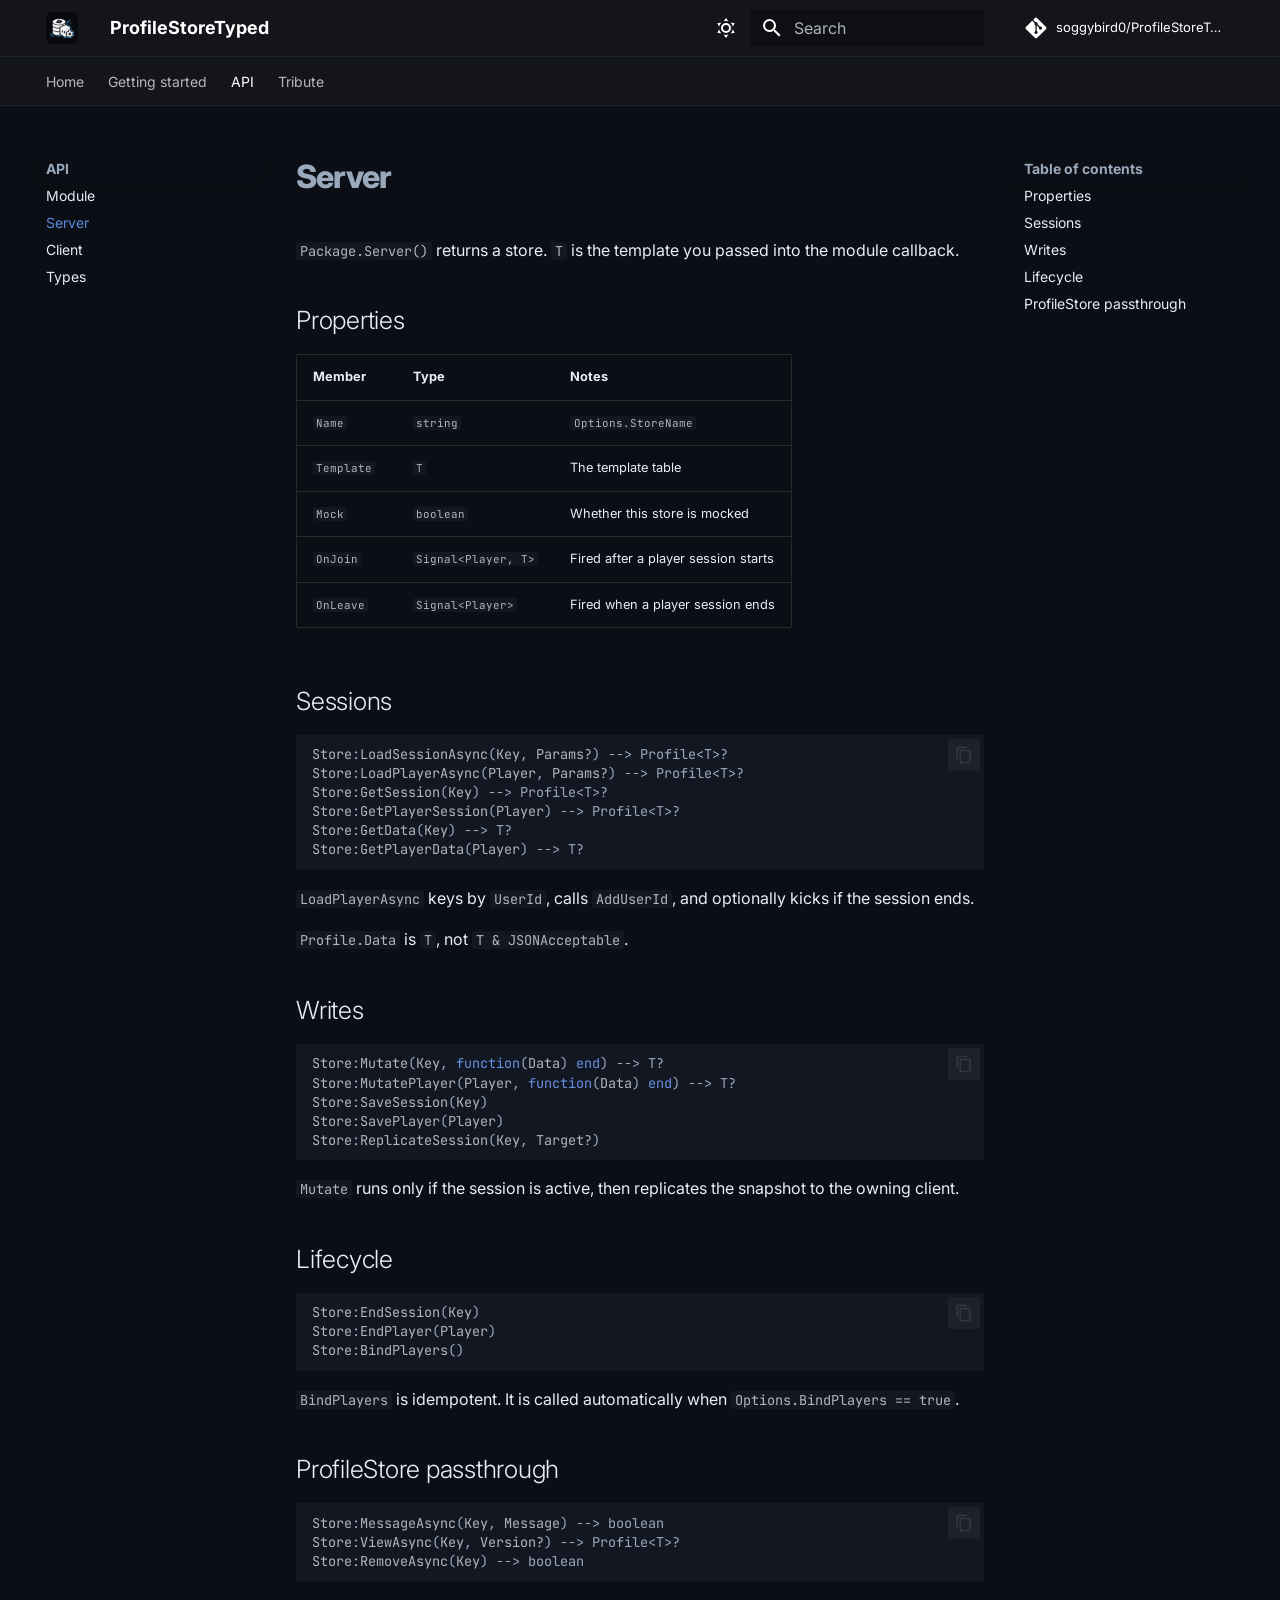
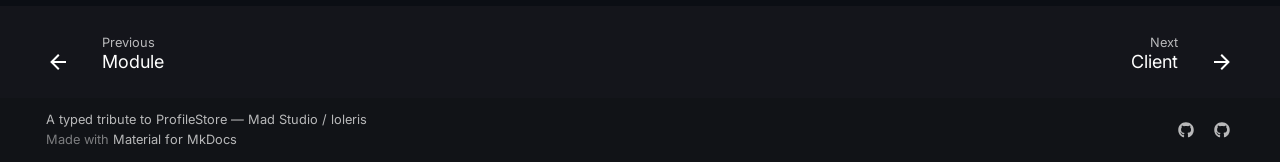
<file: server/index.html>
<!doctype html>
<html lang="en" class="no-js">
  <head>
    
      <meta charset="utf-8">
      <meta name="viewport" content="width=device-width,initial-scale=1">
      
        <meta name="description" content="Session locked. Types unlocked. A typed tribute to ProfileStore.">
      
      
        <meta name="author" content="ProfileStoreTyped">
      
      
        <link rel="canonical" href="https://soggybird0.github.io/ProfileStoreTyped/server/">
      
      
        <link rel="prev" href="../api/">
      
      
        <link rel="next" href="../client/">
      
      
        
      
      
      <link rel="icon" href="../assets/favicon.png">
      <meta name="generator" content="mkdocs-1.6.1, mkdocs-material-9.7.7">
    
    
      
        <title>Server - ProfileStoreTyped</title>
      
    
    
      <link rel="stylesheet" href="../assets/stylesheets/main.ec1eaa64.min.css">
      
        
        <link rel="stylesheet" href="../assets/stylesheets/palette.ab4e12ef.min.css">
      
      


    
    
      
    
    
      
        
        
        <link rel="preconnect" href="https://fonts.gstatic.com" crossorigin>
        <link rel="stylesheet" href="https://fonts.googleapis.com/css?family=Inter:300,300i,400,400i,700,700i%7CJetBrains+Mono:400,400i,700,700i&display=fallback">
        <style>:root{--md-text-font:"Inter";--md-code-font:"JetBrains Mono"}</style>
      
    
    
      <link rel="stylesheet" href="../stylesheets/extra.css">
    
    <script>__md_scope=new URL("..",location),__md_hash=e=>[...e].reduce(((e,_)=>(e<<5)-e+_.charCodeAt(0)),0),__md_get=(e,_=localStorage,t=__md_scope)=>JSON.parse(_.getItem(t.pathname+"."+e)),__md_set=(e,_,t=localStorage,a=__md_scope)=>{try{t.setItem(a.pathname+"."+e,JSON.stringify(_))}catch(e){}}</script>
    
      

    
    
  </head>
  
  
    
    
      
    
    
    
    
    <body dir="ltr" data-md-color-scheme="slate" data-md-color-primary="black" data-md-color-accent="light-blue">
  
    
    <input class="md-toggle" data-md-toggle="drawer" type="checkbox" id="__drawer" autocomplete="off">
    <input class="md-toggle" data-md-toggle="search" type="checkbox" id="__search" autocomplete="off">
    <label class="md-overlay" for="__drawer"></label>
    <div data-md-component="skip">
      
        
        <a href="#server" class="md-skip">
          Skip to content
        </a>
      
    </div>
    <div data-md-component="announce">
      
    </div>
    
    
      

<header class="md-header" data-md-component="header">
  <nav class="md-header__inner md-grid" aria-label="Header">
    <a href=".." title="ProfileStoreTyped" class="md-header__button md-logo" aria-label="ProfileStoreTyped" data-md-component="logo">
      
  <img src="../assets/icon-192.png" alt="logo">

    </a>
    <label class="md-header__button md-icon" for="__drawer">
      
      <svg xmlns="http://www.w3.org/2000/svg" viewBox="0 0 24 24"><path d="M3 6h18v2H3zm0 5h18v2H3zm0 5h18v2H3z"/></svg>
    </label>
    <div class="md-header__title" data-md-component="header-title">
      <div class="md-header__ellipsis">
        <div class="md-header__topic">
          <span class="md-ellipsis">
            ProfileStoreTyped
          </span>
        </div>
        <div class="md-header__topic" data-md-component="header-topic">
          <span class="md-ellipsis">
            
              Server
            
          </span>
        </div>
      </div>
    </div>
    
      
        <form class="md-header__option" data-md-component="palette">
  
    
    
    
    <input class="md-option" data-md-color-media="" data-md-color-scheme="slate" data-md-color-primary="black" data-md-color-accent="light-blue"  aria-label="Light mode"  type="radio" name="__palette" id="__palette_0">
    
      <label class="md-header__button md-icon" title="Light mode" for="__palette_1" hidden>
        <svg xmlns="http://www.w3.org/2000/svg" viewBox="0 0 24 24"><path d="M12 7a5 5 0 0 1 5 5 5 5 0 0 1-5 5 5 5 0 0 1-5-5 5 5 0 0 1 5-5m0 2a3 3 0 0 0-3 3 3 3 0 0 0 3 3 3 3 0 0 0 3-3 3 3 0 0 0-3-3m0-7 2.39 3.42C13.65 5.15 12.84 5 12 5s-1.65.15-2.39.42zM3.34 7l4.16-.35A7.2 7.2 0 0 0 5.94 8.5c-.44.74-.69 1.5-.83 2.29zm.02 10 1.76-3.77a7.131 7.131 0 0 0 2.38 4.14zM20.65 7l-1.77 3.79a7.02 7.02 0 0 0-2.38-4.15zm-.01 10-4.14.36c.59-.51 1.12-1.14 1.54-1.86.42-.73.69-1.5.83-2.29zM12 22l-2.41-3.44c.74.27 1.55.44 2.41.44.82 0 1.63-.17 2.37-.44z"/></svg>
      </label>
    
  
    
    
    
    <input class="md-option" data-md-color-media="" data-md-color-scheme="default" data-md-color-primary="black" data-md-color-accent="light-blue"  aria-label="Dark mode"  type="radio" name="__palette" id="__palette_1">
    
      <label class="md-header__button md-icon" title="Dark mode" for="__palette_0" hidden>
        <svg xmlns="http://www.w3.org/2000/svg" viewBox="0 0 24 24"><path d="m17.75 4.09-2.53 1.94.91 3.06-2.63-1.81-2.63 1.81.91-3.06-2.53-1.94L12.44 4l1.06-3 1.06 3zm3.5 6.91-1.64 1.25.59 1.98-1.7-1.17-1.7 1.17.59-1.98L15.75 11l2.06-.05L18.5 9l.69 1.95zm-2.28 4.95c.83-.08 1.72 1.1 1.19 1.85-.32.45-.66.87-1.08 1.27C15.17 23 8.84 23 4.94 19.07c-3.91-3.9-3.91-10.24 0-14.14.4-.4.82-.76 1.27-1.08.75-.53 1.93.36 1.85 1.19-.27 2.86.69 5.83 2.89 8.02a9.96 9.96 0 0 0 8.02 2.89m-1.64 2.02a12.08 12.08 0 0 1-7.8-3.47c-2.17-2.19-3.33-5-3.49-7.82-2.81 3.14-2.7 7.96.31 10.98 3.02 3.01 7.84 3.12 10.98.31"/></svg>
      </label>
    
  
</form>
      
    
    
      <script>var palette=__md_get("__palette");if(palette&&palette.color){if("(prefers-color-scheme)"===palette.color.media){var media=matchMedia("(prefers-color-scheme: light)"),input=document.querySelector(media.matches?"[data-md-color-media='(prefers-color-scheme: light)']":"[data-md-color-media='(prefers-color-scheme: dark)']");palette.color.media=input.getAttribute("data-md-color-media"),palette.color.scheme=input.getAttribute("data-md-color-scheme"),palette.color.primary=input.getAttribute("data-md-color-primary"),palette.color.accent=input.getAttribute("data-md-color-accent")}for(var[key,value]of Object.entries(palette.color))document.body.setAttribute("data-md-color-"+key,value)}</script>
    
    
    
      
      
        <label class="md-header__button md-icon" for="__search">
          
          <svg xmlns="http://www.w3.org/2000/svg" viewBox="0 0 24 24"><path d="M9.5 3A6.5 6.5 0 0 1 16 9.5c0 1.61-.59 3.09-1.56 4.23l.27.27h.79l5 5-1.5 1.5-5-5v-.79l-.27-.27A6.52 6.52 0 0 1 9.5 16 6.5 6.5 0 0 1 3 9.5 6.5 6.5 0 0 1 9.5 3m0 2C7 5 5 7 5 9.5S7 14 9.5 14 14 12 14 9.5 12 5 9.5 5"/></svg>
        </label>
        <div class="md-search" data-md-component="search" role="dialog">
  <label class="md-search__overlay" for="__search"></label>
  <div class="md-search__inner" role="search">
    <form class="md-search__form" name="search">
      <input type="text" class="md-search__input" name="query" aria-label="Search" placeholder="Search" autocapitalize="off" autocorrect="off" autocomplete="off" spellcheck="false" data-md-component="search-query" required>
      <label class="md-search__icon md-icon" for="__search">
        
        <svg xmlns="http://www.w3.org/2000/svg" viewBox="0 0 24 24"><path d="M9.5 3A6.5 6.5 0 0 1 16 9.5c0 1.61-.59 3.09-1.56 4.23l.27.27h.79l5 5-1.5 1.5-5-5v-.79l-.27-.27A6.52 6.52 0 0 1 9.5 16 6.5 6.5 0 0 1 3 9.5 6.5 6.5 0 0 1 9.5 3m0 2C7 5 5 7 5 9.5S7 14 9.5 14 14 12 14 9.5 12 5 9.5 5"/></svg>
        
        <svg xmlns="http://www.w3.org/2000/svg" viewBox="0 0 24 24"><path d="M20 11v2H8l5.5 5.5-1.42 1.42L4.16 12l7.92-7.92L13.5 5.5 8 11z"/></svg>
      </label>
      <nav class="md-search__options" aria-label="Search">
        
        <button type="reset" class="md-search__icon md-icon" title="Clear" aria-label="Clear" tabindex="-1">
          
          <svg xmlns="http://www.w3.org/2000/svg" viewBox="0 0 24 24"><path d="M19 6.41 17.59 5 12 10.59 6.41 5 5 6.41 10.59 12 5 17.59 6.41 19 12 13.41 17.59 19 19 17.59 13.41 12z"/></svg>
        </button>
      </nav>
      
        <div class="md-search__suggest" data-md-component="search-suggest"></div>
      
    </form>
    <div class="md-search__output">
      <div class="md-search__scrollwrap" tabindex="0" data-md-scrollfix>
        <div class="md-search-result" data-md-component="search-result">
          <div class="md-search-result__meta">
            Initializing search
          </div>
          <ol class="md-search-result__list" role="presentation"></ol>
        </div>
      </div>
    </div>
  </div>
</div>
      
    
    
      <div class="md-header__source">
        <a href="https://github.com/soggybird0/ProfileStoreTyped" title="Go to repository" class="md-source" data-md-component="source">
  <div class="md-source__icon md-icon">
    
    <svg xmlns="http://www.w3.org/2000/svg" viewBox="0 0 448 512"><!--! Font Awesome Free 7.1.0 by @fontawesome - https://fontawesome.com License - https://fontawesome.com/license/free (Icons: CC BY 4.0, Fonts: SIL OFL 1.1, Code: MIT License) Copyright 2025 Fonticons, Inc.--><path d="M439.6 236.1 244 40.5c-5.4-5.5-12.8-8.5-20.4-8.5s-15 3-20.4 8.4L162.5 81l51.5 51.5c27.1-9.1 52.7 16.8 43.4 43.7l49.7 49.7c34.2-11.8 61.2 31 35.5 56.7-26.5 26.5-70.2-2.9-56-37.3L240.3 199v121.9c25.3 12.5 22.3 41.8 9.1 55-6.4 6.4-15.2 10.1-24.3 10.1s-17.8-3.6-24.3-10.1c-17.6-17.6-11.1-46.9 11.2-56v-123c-20.8-8.5-24.6-30.7-18.6-45L142.6 101 8.5 235.1C3 240.6 0 247.9 0 255.5s3 15 8.5 20.4l195.6 195.7c5.4 5.4 12.7 8.4 20.4 8.4s15-3 20.4-8.4l194.7-194.7c5.4-5.4 8.4-12.8 8.4-20.4s-3-15-8.4-20.4"/></svg>
  </div>
  <div class="md-source__repository">
    soggybird0/ProfileStoreTyped
  </div>
</a>
      </div>
    
  </nav>
  
</header>
    
    <div class="md-container" data-md-component="container">
      
      
        
          
            
<nav class="md-tabs" aria-label="Tabs" data-md-component="tabs">
  <div class="md-grid">
    <ul class="md-tabs__list">
      
        
  
  
  
  
    <li class="md-tabs__item">
      <a href=".." class="md-tabs__link">
        
  
  
    
  
  Home

      </a>
    </li>
  

      
        
  
  
  
  
    <li class="md-tabs__item">
      <a href="../getting-started/" class="md-tabs__link">
        
  
  
    
  
  Getting started

      </a>
    </li>
  

      
        
  
  
  
    
  
  
    
    
      <li class="md-tabs__item md-tabs__item--active">
        <a href="../api/" class="md-tabs__link">
          
  
  
  API

        </a>
      </li>
    
  

      
        
  
  
  
  
    <li class="md-tabs__item">
      <a href="../tribute/" class="md-tabs__link">
        
  
  
    
  
  Tribute

      </a>
    </li>
  

      
    </ul>
  </div>
</nav>
          
        
      
      <main class="md-main" data-md-component="main">
        <div class="md-main__inner md-grid">
          
            
              
              <div class="md-sidebar md-sidebar--primary" data-md-component="sidebar" data-md-type="navigation" >
                <div class="md-sidebar__scrollwrap">
                  <div class="md-sidebar__inner">
                    


  


<nav class="md-nav md-nav--primary md-nav--lifted" aria-label="Navigation" data-md-level="0">
  <label class="md-nav__title" for="__drawer">
    <a href=".." title="ProfileStoreTyped" class="md-nav__button md-logo" aria-label="ProfileStoreTyped" data-md-component="logo">
      
  <img src="../assets/icon-192.png" alt="logo">

    </a>
    ProfileStoreTyped
  </label>
  
    <div class="md-nav__source">
      <a href="https://github.com/soggybird0/ProfileStoreTyped" title="Go to repository" class="md-source" data-md-component="source">
  <div class="md-source__icon md-icon">
    
    <svg xmlns="http://www.w3.org/2000/svg" viewBox="0 0 448 512"><!--! Font Awesome Free 7.1.0 by @fontawesome - https://fontawesome.com License - https://fontawesome.com/license/free (Icons: CC BY 4.0, Fonts: SIL OFL 1.1, Code: MIT License) Copyright 2025 Fonticons, Inc.--><path d="M439.6 236.1 244 40.5c-5.4-5.5-12.8-8.5-20.4-8.5s-15 3-20.4 8.4L162.5 81l51.5 51.5c27.1-9.1 52.7 16.8 43.4 43.7l49.7 49.7c34.2-11.8 61.2 31 35.5 56.7-26.5 26.5-70.2-2.9-56-37.3L240.3 199v121.9c25.3 12.5 22.3 41.8 9.1 55-6.4 6.4-15.2 10.1-24.3 10.1s-17.8-3.6-24.3-10.1c-17.6-17.6-11.1-46.9 11.2-56v-123c-20.8-8.5-24.6-30.7-18.6-45L142.6 101 8.5 235.1C3 240.6 0 247.9 0 255.5s3 15 8.5 20.4l195.6 195.7c5.4 5.4 12.7 8.4 20.4 8.4s15-3 20.4-8.4l194.7-194.7c5.4-5.4 8.4-12.8 8.4-20.4s-3-15-8.4-20.4"/></svg>
  </div>
  <div class="md-source__repository">
    soggybird0/ProfileStoreTyped
  </div>
</a>
    </div>
  
  <ul class="md-nav__list" data-md-scrollfix>
    
      
      
  
  
  
  
    <li class="md-nav__item">
      <a href=".." class="md-nav__link">
        
  
  
  <span class="md-ellipsis">
    
  
    Home
  

    
  </span>
  
  

      </a>
    </li>
  

    
      
      
  
  
  
  
    <li class="md-nav__item">
      <a href="../getting-started/" class="md-nav__link">
        
  
  
  <span class="md-ellipsis">
    
  
    Getting started
  

    
  </span>
  
  

      </a>
    </li>
  

    
      
      
  
  
    
  
  
  
    
    
    
    
      
        
        
      
      
        
      
    
    
    <li class="md-nav__item md-nav__item--active md-nav__item--section md-nav__item--nested">
      
        
        
        <input class="md-nav__toggle md-toggle " type="checkbox" id="__nav_3" checked>
        
          
          <label class="md-nav__link" for="__nav_3" id="__nav_3_label" tabindex="">
            
  
  
  <span class="md-ellipsis">
    
  
    API
  

    
  </span>
  
  

            <span class="md-nav__icon md-icon"></span>
          </label>
        
        <nav class="md-nav" data-md-level="1" aria-labelledby="__nav_3_label" aria-expanded="true">
          <label class="md-nav__title" for="__nav_3">
            <span class="md-nav__icon md-icon"></span>
            
  
    API
  

          </label>
          <ul class="md-nav__list" data-md-scrollfix>
            
              
                
  
  
  
  
    <li class="md-nav__item">
      <a href="../api/" class="md-nav__link">
        
  
  
  <span class="md-ellipsis">
    
  
    Module
  

    
  </span>
  
  

      </a>
    </li>
  

              
            
              
                
  
  
    
  
  
  
    <li class="md-nav__item md-nav__item--active">
      
      <input class="md-nav__toggle md-toggle" type="checkbox" id="__toc">
      
      
        
      
      
        <label class="md-nav__link md-nav__link--active" for="__toc">
          
  
  
  <span class="md-ellipsis">
    
  
    Server
  

    
  </span>
  
  

          <span class="md-nav__icon md-icon"></span>
        </label>
      
      <a href="./" class="md-nav__link md-nav__link--active">
        
  
  
  <span class="md-ellipsis">
    
  
    Server
  

    
  </span>
  
  

      </a>
      
        

<nav class="md-nav md-nav--secondary" aria-label="Table of contents">
  
  
  
    
  
  
    <label class="md-nav__title" for="__toc">
      <span class="md-nav__icon md-icon"></span>
      Table of contents
    </label>
    <ul class="md-nav__list" data-md-component="toc" data-md-scrollfix>
      
        <li class="md-nav__item">
  <a href="#properties" class="md-nav__link">
    <span class="md-ellipsis">
      
        Properties
      
    </span>
  </a>
  
</li>
      
        <li class="md-nav__item">
  <a href="#sessions" class="md-nav__link">
    <span class="md-ellipsis">
      
        Sessions
      
    </span>
  </a>
  
</li>
      
        <li class="md-nav__item">
  <a href="#writes" class="md-nav__link">
    <span class="md-ellipsis">
      
        Writes
      
    </span>
  </a>
  
</li>
      
        <li class="md-nav__item">
  <a href="#lifecycle" class="md-nav__link">
    <span class="md-ellipsis">
      
        Lifecycle
      
    </span>
  </a>
  
</li>
      
        <li class="md-nav__item">
  <a href="#profilestore-passthrough" class="md-nav__link">
    <span class="md-ellipsis">
      
        ProfileStore passthrough
      
    </span>
  </a>
  
</li>
      
    </ul>
  
</nav>
      
    </li>
  

              
            
              
                
  
  
  
  
    <li class="md-nav__item">
      <a href="../client/" class="md-nav__link">
        
  
  
  <span class="md-ellipsis">
    
  
    Client
  

    
  </span>
  
  

      </a>
    </li>
  

              
            
              
                
  
  
  
  
    <li class="md-nav__item">
      <a href="../types/" class="md-nav__link">
        
  
  
  <span class="md-ellipsis">
    
  
    Types
  

    
  </span>
  
  

      </a>
    </li>
  

              
            
          </ul>
        </nav>
      
    </li>
  

    
      
      
  
  
  
  
    <li class="md-nav__item">
      <a href="../tribute/" class="md-nav__link">
        
  
  
  <span class="md-ellipsis">
    
  
    Tribute
  

    
  </span>
  
  

      </a>
    </li>
  

    
  </ul>
</nav>
                  </div>
                </div>
              </div>
            
            
              
              <div class="md-sidebar md-sidebar--secondary" data-md-component="sidebar" data-md-type="toc" >
                <div class="md-sidebar__scrollwrap">
                  <div class="md-sidebar__inner">
                    

<nav class="md-nav md-nav--secondary" aria-label="Table of contents">
  
  
  
    
  
  
    <label class="md-nav__title" for="__toc">
      <span class="md-nav__icon md-icon"></span>
      Table of contents
    </label>
    <ul class="md-nav__list" data-md-component="toc" data-md-scrollfix>
      
        <li class="md-nav__item">
  <a href="#properties" class="md-nav__link">
    <span class="md-ellipsis">
      
        Properties
      
    </span>
  </a>
  
</li>
      
        <li class="md-nav__item">
  <a href="#sessions" class="md-nav__link">
    <span class="md-ellipsis">
      
        Sessions
      
    </span>
  </a>
  
</li>
      
        <li class="md-nav__item">
  <a href="#writes" class="md-nav__link">
    <span class="md-ellipsis">
      
        Writes
      
    </span>
  </a>
  
</li>
      
        <li class="md-nav__item">
  <a href="#lifecycle" class="md-nav__link">
    <span class="md-ellipsis">
      
        Lifecycle
      
    </span>
  </a>
  
</li>
      
        <li class="md-nav__item">
  <a href="#profilestore-passthrough" class="md-nav__link">
    <span class="md-ellipsis">
      
        ProfileStore passthrough
      
    </span>
  </a>
  
</li>
      
    </ul>
  
</nav>
                  </div>
                </div>
              </div>
            
          
          
            <div class="md-content" data-md-component="content">
              
              <article class="md-content__inner md-typeset">
                
                  


  
  


<h1 id="server">Server<a class="headerlink" href="#server" title="Permanent link">&para;</a></h1>
<p><code>Package.Server()</code> returns a store. <code>T</code> is the template you passed into the module callback.</p>
<h2 id="properties">Properties<a class="headerlink" href="#properties" title="Permanent link">&para;</a></h2>
<table>
<thead>
<tr>
<th>Member</th>
<th>Type</th>
<th>Notes</th>
</tr>
</thead>
<tbody>
<tr>
<td><code>Name</code></td>
<td><code>string</code></td>
<td><code>Options.StoreName</code></td>
</tr>
<tr>
<td><code>Template</code></td>
<td><code>T</code></td>
<td>The template table</td>
</tr>
<tr>
<td><code>Mock</code></td>
<td><code>boolean</code></td>
<td>Whether this store is mocked</td>
</tr>
<tr>
<td><code>OnJoin</code></td>
<td><code>Signal&lt;Player, T&gt;</code></td>
<td>Fired after a player session starts</td>
</tr>
<tr>
<td><code>OnLeave</code></td>
<td><code>Signal&lt;Player&gt;</code></td>
<td>Fired when a player session ends</td>
</tr>
</tbody>
</table>
<h2 id="sessions">Sessions<a class="headerlink" href="#sessions" title="Permanent link">&para;</a></h2>
<div class="highlight"><pre><span></span><code><a id="__codelineno-0-1" name="__codelineno-0-1" href="#__codelineno-0-1"></a><span class="n">Store</span><span class="p">:</span><span class="n">LoadSessionAsync</span><span class="p">(</span><span class="n">Key</span><span class="p">,</span> <span class="n">Params</span><span class="err">?</span><span class="p">)</span> <span class="c1">--&gt; Profile&lt;T&gt;?</span>
<a id="__codelineno-0-2" name="__codelineno-0-2" href="#__codelineno-0-2"></a><span class="n">Store</span><span class="p">:</span><span class="n">LoadPlayerAsync</span><span class="p">(</span><span class="n">Player</span><span class="p">,</span> <span class="n">Params</span><span class="err">?</span><span class="p">)</span> <span class="c1">--&gt; Profile&lt;T&gt;?</span>
<a id="__codelineno-0-3" name="__codelineno-0-3" href="#__codelineno-0-3"></a><span class="n">Store</span><span class="p">:</span><span class="n">GetSession</span><span class="p">(</span><span class="n">Key</span><span class="p">)</span> <span class="c1">--&gt; Profile&lt;T&gt;?</span>
<a id="__codelineno-0-4" name="__codelineno-0-4" href="#__codelineno-0-4"></a><span class="n">Store</span><span class="p">:</span><span class="n">GetPlayerSession</span><span class="p">(</span><span class="n">Player</span><span class="p">)</span> <span class="c1">--&gt; Profile&lt;T&gt;?</span>
<a id="__codelineno-0-5" name="__codelineno-0-5" href="#__codelineno-0-5"></a><span class="n">Store</span><span class="p">:</span><span class="n">GetData</span><span class="p">(</span><span class="n">Key</span><span class="p">)</span> <span class="c1">--&gt; T?</span>
<a id="__codelineno-0-6" name="__codelineno-0-6" href="#__codelineno-0-6"></a><span class="n">Store</span><span class="p">:</span><span class="n">GetPlayerData</span><span class="p">(</span><span class="n">Player</span><span class="p">)</span> <span class="c1">--&gt; T?</span>
</code></pre></div>
<p><code>LoadPlayerAsync</code> keys by <code>UserId</code>, calls <code>AddUserId</code>, and optionally kicks if the session ends.</p>
<p><code>Profile.Data</code> is <code>T</code>, not <code>T &amp; JSONAcceptable</code>.</p>
<h2 id="writes">Writes<a class="headerlink" href="#writes" title="Permanent link">&para;</a></h2>
<div class="highlight"><pre><span></span><code><a id="__codelineno-1-1" name="__codelineno-1-1" href="#__codelineno-1-1"></a><span class="n">Store</span><span class="p">:</span><span class="n">Mutate</span><span class="p">(</span><span class="n">Key</span><span class="p">,</span> <span class="kr">function</span><span class="p">(</span><span class="n">Data</span><span class="p">)</span> <span class="kr">end</span><span class="p">)</span> <span class="c1">--&gt; T?</span>
<a id="__codelineno-1-2" name="__codelineno-1-2" href="#__codelineno-1-2"></a><span class="n">Store</span><span class="p">:</span><span class="n">MutatePlayer</span><span class="p">(</span><span class="n">Player</span><span class="p">,</span> <span class="kr">function</span><span class="p">(</span><span class="n">Data</span><span class="p">)</span> <span class="kr">end</span><span class="p">)</span> <span class="c1">--&gt; T?</span>
<a id="__codelineno-1-3" name="__codelineno-1-3" href="#__codelineno-1-3"></a><span class="n">Store</span><span class="p">:</span><span class="n">SaveSession</span><span class="p">(</span><span class="n">Key</span><span class="p">)</span>
<a id="__codelineno-1-4" name="__codelineno-1-4" href="#__codelineno-1-4"></a><span class="n">Store</span><span class="p">:</span><span class="n">SavePlayer</span><span class="p">(</span><span class="n">Player</span><span class="p">)</span>
<a id="__codelineno-1-5" name="__codelineno-1-5" href="#__codelineno-1-5"></a><span class="n">Store</span><span class="p">:</span><span class="n">ReplicateSession</span><span class="p">(</span><span class="n">Key</span><span class="p">,</span> <span class="n">Target</span><span class="err">?</span><span class="p">)</span>
</code></pre></div>
<p><code>Mutate</code> runs only if the session is active, then replicates the snapshot to the owning client.</p>
<h2 id="lifecycle">Lifecycle<a class="headerlink" href="#lifecycle" title="Permanent link">&para;</a></h2>
<div class="highlight"><pre><span></span><code><a id="__codelineno-2-1" name="__codelineno-2-1" href="#__codelineno-2-1"></a><span class="n">Store</span><span class="p">:</span><span class="n">EndSession</span><span class="p">(</span><span class="n">Key</span><span class="p">)</span>
<a id="__codelineno-2-2" name="__codelineno-2-2" href="#__codelineno-2-2"></a><span class="n">Store</span><span class="p">:</span><span class="n">EndPlayer</span><span class="p">(</span><span class="n">Player</span><span class="p">)</span>
<a id="__codelineno-2-3" name="__codelineno-2-3" href="#__codelineno-2-3"></a><span class="n">Store</span><span class="p">:</span><span class="n">BindPlayers</span><span class="p">()</span>
</code></pre></div>
<p><code>BindPlayers</code> is idempotent. It is called automatically when <code>Options.BindPlayers == true</code>.</p>
<h2 id="profilestore-passthrough">ProfileStore passthrough<a class="headerlink" href="#profilestore-passthrough" title="Permanent link">&para;</a></h2>
<div class="highlight"><pre><span></span><code><a id="__codelineno-3-1" name="__codelineno-3-1" href="#__codelineno-3-1"></a><span class="n">Store</span><span class="p">:</span><span class="n">MessageAsync</span><span class="p">(</span><span class="n">Key</span><span class="p">,</span> <span class="n">Message</span><span class="p">)</span> <span class="c1">--&gt; boolean</span>
<a id="__codelineno-3-2" name="__codelineno-3-2" href="#__codelineno-3-2"></a><span class="n">Store</span><span class="p">:</span><span class="n">ViewAsync</span><span class="p">(</span><span class="n">Key</span><span class="p">,</span> <span class="n">Version</span><span class="err">?</span><span class="p">)</span> <span class="c1">--&gt; Profile&lt;T&gt;?</span>
<a id="__codelineno-3-3" name="__codelineno-3-3" href="#__codelineno-3-3"></a><span class="n">Store</span><span class="p">:</span><span class="n">RemoveAsync</span><span class="p">(</span><span class="n">Key</span><span class="p">)</span> <span class="c1">--&gt; boolean</span>
</code></pre></div>












                
              </article>
            </div>
          
          
  <script>var tabs=__md_get("__tabs");if(Array.isArray(tabs))e:for(var set of document.querySelectorAll(".tabbed-set")){var labels=set.querySelector(".tabbed-labels");for(var tab of tabs)for(var label of labels.getElementsByTagName("label"))if(label.innerText.trim()===tab){var input=document.getElementById(label.htmlFor);input.checked=!0;continue e}}</script>

<script>var target=document.getElementById(location.hash.slice(1));target&&target.name&&(target.checked=target.name.startsWith("__tabbed_"))</script>
        </div>
        
          <button type="button" class="md-top md-icon" data-md-component="top" hidden>
  
  <svg xmlns="http://www.w3.org/2000/svg" viewBox="0 0 24 24"><path d="M13 20h-2V8l-5.5 5.5-1.42-1.42L12 4.16l7.92 7.92-1.42 1.42L13 8z"/></svg>
  Back to top
</button>
        
      </main>
      
        <footer class="md-footer">
  
    
      
      <nav class="md-footer__inner md-grid" aria-label="Footer" >
        
          
          <a href="../api/" class="md-footer__link md-footer__link--prev" aria-label="Previous: Module">
            <div class="md-footer__button md-icon">
              
              <svg xmlns="http://www.w3.org/2000/svg" viewBox="0 0 24 24"><path d="M20 11v2H8l5.5 5.5-1.42 1.42L4.16 12l7.92-7.92L13.5 5.5 8 11z"/></svg>
            </div>
            <div class="md-footer__title">
              <span class="md-footer__direction">
                Previous
              </span>
              <div class="md-ellipsis">
                Module
              </div>
            </div>
          </a>
        
        
          
          <a href="../client/" class="md-footer__link md-footer__link--next" aria-label="Next: Client">
            <div class="md-footer__title">
              <span class="md-footer__direction">
                Next
              </span>
              <div class="md-ellipsis">
                Client
              </div>
            </div>
            <div class="md-footer__button md-icon">
              
              <svg xmlns="http://www.w3.org/2000/svg" viewBox="0 0 24 24"><path d="M4 11v2h12l-5.5 5.5 1.42 1.42L19.84 12l-7.92-7.92L10.5 5.5 16 11z"/></svg>
            </div>
          </a>
        
      </nav>
    
  
  <div class="md-footer-meta md-typeset">
    <div class="md-footer-meta__inner md-grid">
      <div class="md-copyright">
  
    <div class="md-copyright__highlight">
      A typed tribute to ProfileStore — Mad Studio / loleris
    </div>
  
  
    Made with
    <a href="https://squidfunk.github.io/mkdocs-material/" target="_blank" rel="noopener">
      Material for MkDocs
    </a>
  
</div>
      
        
<div class="md-social">
  
    
    
    
    
      
      
    
    <a href="https://github.com/soggybird0/ProfileStoreTyped" target="_blank" rel="noopener" title="github.com" class="md-social__link">
      <svg xmlns="http://www.w3.org/2000/svg" viewBox="0 0 512 512"><!--! Font Awesome Free 7.1.0 by @fontawesome - https://fontawesome.com License - https://fontawesome.com/license/free (Icons: CC BY 4.0, Fonts: SIL OFL 1.1, Code: MIT License) Copyright 2025 Fonticons, Inc.--><path d="M173.9 397.4c0 2-2.3 3.6-5.2 3.6-3.3.3-5.6-1.3-5.6-3.6 0-2 2.3-3.6 5.2-3.6 3-.3 5.6 1.3 5.6 3.6m-31.1-4.5c-.7 2 1.3 4.3 4.3 4.9 2.6 1 5.6 0 6.2-2s-1.3-4.3-4.3-5.2c-2.6-.7-5.5.3-6.2 2.3m44.2-1.7c-2.9.7-4.9 2.6-4.6 4.9.3 2 2.9 3.3 5.9 2.6 2.9-.7 4.9-2.6 4.6-4.6-.3-1.9-3-3.2-5.9-2.9M252.8 8C114.1 8 8 113.3 8 252c0 110.9 69.8 205.8 169.5 239.2 12.8 2.3 17.3-5.6 17.3-12.1 0-6.2-.3-40.4-.3-61.4 0 0-70 15-84.7-29.8 0 0-11.4-29.1-27.8-36.6 0 0-22.9-15.7 1.6-15.4 0 0 24.9 2 38.6 25.8 21.9 38.6 58.6 27.5 72.9 20.9 2.3-16 8.8-27.1 16-33.7-55.9-6.2-112.3-14.3-112.3-110.5 0-27.5 7.6-41.3 23.6-58.9-2.6-6.5-11.1-33.3 2.6-67.9 20.9-6.5 69 27 69 27 20-5.6 41.5-8.5 62.8-8.5s42.8 2.9 62.8 8.5c0 0 48.1-33.6 69-27 13.7 34.7 5.2 61.4 2.6 67.9 16 17.7 25.8 31.5 25.8 58.9 0 96.5-58.9 104.2-114.8 110.5 9.2 7.9 17 22.9 17 46.4 0 33.7-.3 75.4-.3 83.6 0 6.5 4.6 14.4 17.3 12.1C436.2 457.8 504 362.9 504 252 504 113.3 391.5 8 252.8 8M105.2 352.9c-1.3 1-1 3.3.7 5.2 1.6 1.6 3.9 2.3 5.2 1 1.3-1 1-3.3-.7-5.2-1.6-1.6-3.9-2.3-5.2-1m-10.8-8.1c-.7 1.3.3 2.9 2.3 3.9 1.6 1 3.6.7 4.3-.7.7-1.3-.3-2.9-2.3-3.9-2-.6-3.6-.3-4.3.7m32.4 35.6c-1.6 1.3-1 4.3 1.3 6.2 2.3 2.3 5.2 2.6 6.5 1 1.3-1.3.7-4.3-1.3-6.2-2.2-2.3-5.2-2.6-6.5-1m-11.4-14.7c-1.6 1-1.6 3.6 0 5.9s4.3 3.3 5.6 2.3c1.6-1.3 1.6-3.9 0-6.2-1.4-2.3-4-3.3-5.6-2"/></svg>
    </a>
  
    
    
    
    
      
      
    
    <a href="https://github.com/MadStudioRoblox/ProfileStore" target="_blank" rel="noopener" title="github.com" class="md-social__link">
      <svg xmlns="http://www.w3.org/2000/svg" viewBox="0 0 512 512"><!--! Font Awesome Free 7.1.0 by @fontawesome - https://fontawesome.com License - https://fontawesome.com/license/free (Icons: CC BY 4.0, Fonts: SIL OFL 1.1, Code: MIT License) Copyright 2025 Fonticons, Inc.--><path d="M173.9 397.4c0 2-2.3 3.6-5.2 3.6-3.3.3-5.6-1.3-5.6-3.6 0-2 2.3-3.6 5.2-3.6 3-.3 5.6 1.3 5.6 3.6m-31.1-4.5c-.7 2 1.3 4.3 4.3 4.9 2.6 1 5.6 0 6.2-2s-1.3-4.3-4.3-5.2c-2.6-.7-5.5.3-6.2 2.3m44.2-1.7c-2.9.7-4.9 2.6-4.6 4.9.3 2 2.9 3.3 5.9 2.6 2.9-.7 4.9-2.6 4.6-4.6-.3-1.9-3-3.2-5.9-2.9M252.8 8C114.1 8 8 113.3 8 252c0 110.9 69.8 205.8 169.5 239.2 12.8 2.3 17.3-5.6 17.3-12.1 0-6.2-.3-40.4-.3-61.4 0 0-70 15-84.7-29.8 0 0-11.4-29.1-27.8-36.6 0 0-22.9-15.7 1.6-15.4 0 0 24.9 2 38.6 25.8 21.9 38.6 58.6 27.5 72.9 20.9 2.3-16 8.8-27.1 16-33.7-55.9-6.2-112.3-14.3-112.3-110.5 0-27.5 7.6-41.3 23.6-58.9-2.6-6.5-11.1-33.3 2.6-67.9 20.9-6.5 69 27 69 27 20-5.6 41.5-8.5 62.8-8.5s42.8 2.9 62.8 8.5c0 0 48.1-33.6 69-27 13.7 34.7 5.2 61.4 2.6 67.9 16 17.7 25.8 31.5 25.8 58.9 0 96.5-58.9 104.2-114.8 110.5 9.2 7.9 17 22.9 17 46.4 0 33.7-.3 75.4-.3 83.6 0 6.5 4.6 14.4 17.3 12.1C436.2 457.8 504 362.9 504 252 504 113.3 391.5 8 252.8 8M105.2 352.9c-1.3 1-1 3.3.7 5.2 1.6 1.6 3.9 2.3 5.2 1 1.3-1 1-3.3-.7-5.2-1.6-1.6-3.9-2.3-5.2-1m-10.8-8.1c-.7 1.3.3 2.9 2.3 3.9 1.6 1 3.6.7 4.3-.7.7-1.3-.3-2.9-2.3-3.9-2-.6-3.6-.3-4.3.7m32.4 35.6c-1.6 1.3-1 4.3 1.3 6.2 2.3 2.3 5.2 2.6 6.5 1 1.3-1.3.7-4.3-1.3-6.2-2.2-2.3-5.2-2.6-6.5-1m-11.4-14.7c-1.6 1-1.6 3.6 0 5.9s4.3 3.3 5.6 2.3c1.6-1.3 1.6-3.9 0-6.2-1.4-2.3-4-3.3-5.6-2"/></svg>
    </a>
  
</div>
      
    </div>
  </div>
</footer>
      
    </div>
    <div class="md-dialog" data-md-component="dialog">
      <div class="md-dialog__inner md-typeset"></div>
    </div>
    
    
    
      
      
      <script id="__config" type="application/json">{"annotate": null, "base": "..", "features": ["navigation.tabs", "navigation.sections", "navigation.top", "navigation.footer", "search.suggest", "search.highlight", "content.code.copy", "content.tabs.link", "toc.follow"], "search": "../assets/javascripts/workers/search.2c215733.min.js", "tags": null, "translations": {"clipboard.copied": "Copied to clipboard", "clipboard.copy": "Copy to clipboard", "search.result.more.one": "1 more on this page", "search.result.more.other": "# more on this page", "search.result.none": "No matching documents", "search.result.one": "1 matching document", "search.result.other": "# matching documents", "search.result.placeholder": "Type to start searching", "search.result.term.missing": "Missing", "select.version": "Select version"}, "version": null}</script>
    
    
      <script src="../assets/javascripts/bundle.d7400e89.min.js"></script>
      
    
  </body>
</html>
</file>
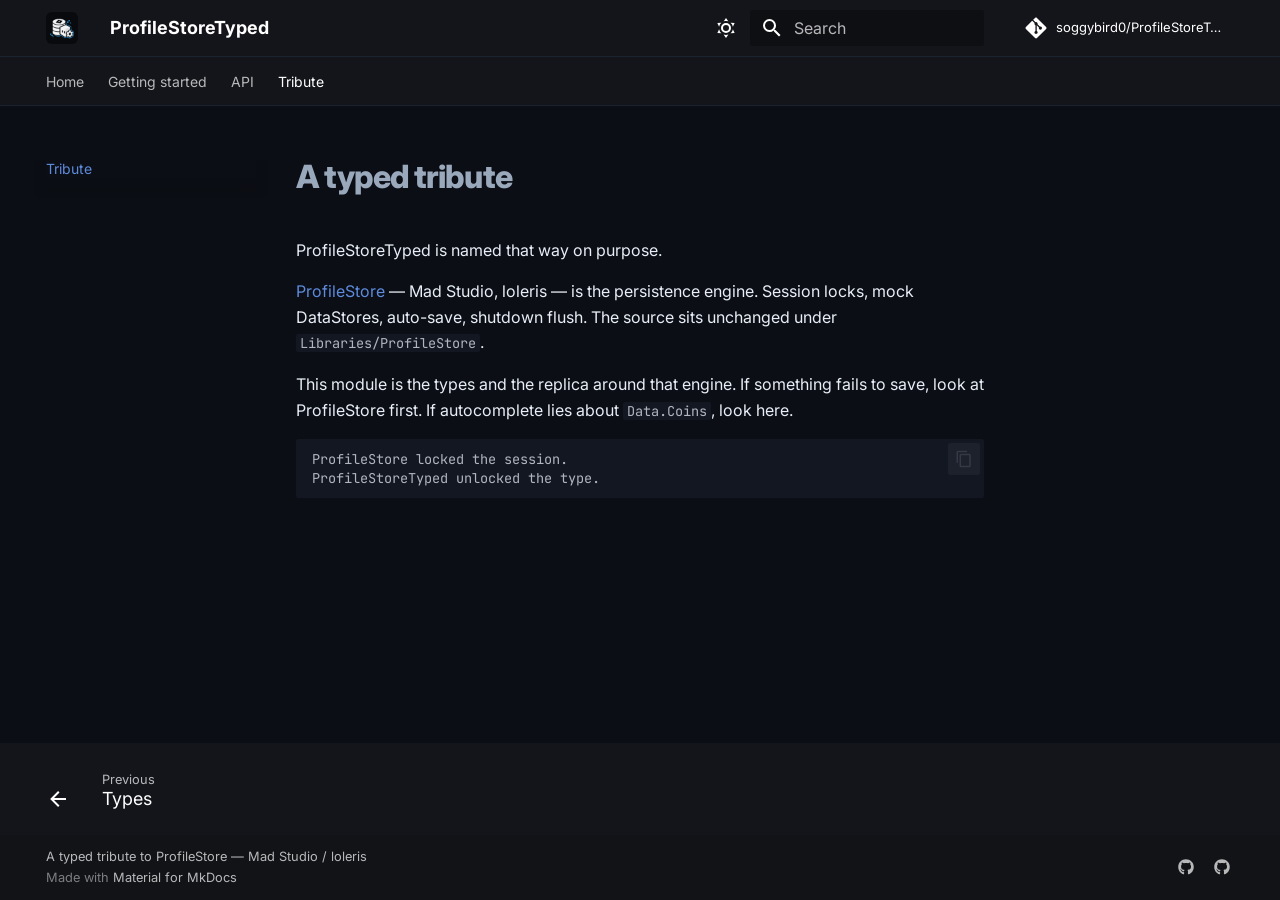
<file: tribute/index.html>
<!doctype html>
<html lang="en" class="no-js">
  <head>
    
      <meta charset="utf-8">
      <meta name="viewport" content="width=device-width,initial-scale=1">
      
        <meta name="description" content="Session locked. Types unlocked. A typed tribute to ProfileStore.">
      
      
        <meta name="author" content="ProfileStoreTyped">
      
      
        <link rel="canonical" href="https://soggybird0.github.io/ProfileStoreTyped/tribute/">
      
      
        <link rel="prev" href="../types/">
      
      
      
        
      
      
      <link rel="icon" href="../assets/favicon.png">
      <meta name="generator" content="mkdocs-1.6.1, mkdocs-material-9.7.7">
    
    
      
        <title>Tribute - ProfileStoreTyped</title>
      
    
    
      <link rel="stylesheet" href="../assets/stylesheets/main.ec1eaa64.min.css">
      
        
        <link rel="stylesheet" href="../assets/stylesheets/palette.ab4e12ef.min.css">
      
      


    
    
      
    
    
      
        
        
        <link rel="preconnect" href="https://fonts.gstatic.com" crossorigin>
        <link rel="stylesheet" href="https://fonts.googleapis.com/css?family=Inter:300,300i,400,400i,700,700i%7CJetBrains+Mono:400,400i,700,700i&display=fallback">
        <style>:root{--md-text-font:"Inter";--md-code-font:"JetBrains Mono"}</style>
      
    
    
      <link rel="stylesheet" href="../stylesheets/extra.css">
    
    <script>__md_scope=new URL("..",location),__md_hash=e=>[...e].reduce(((e,_)=>(e<<5)-e+_.charCodeAt(0)),0),__md_get=(e,_=localStorage,t=__md_scope)=>JSON.parse(_.getItem(t.pathname+"."+e)),__md_set=(e,_,t=localStorage,a=__md_scope)=>{try{t.setItem(a.pathname+"."+e,JSON.stringify(_))}catch(e){}}</script>
    
      

    
    
  </head>
  
  
    
    
      
    
    
    
    
    <body dir="ltr" data-md-color-scheme="slate" data-md-color-primary="black" data-md-color-accent="light-blue">
  
    
    <input class="md-toggle" data-md-toggle="drawer" type="checkbox" id="__drawer" autocomplete="off">
    <input class="md-toggle" data-md-toggle="search" type="checkbox" id="__search" autocomplete="off">
    <label class="md-overlay" for="__drawer"></label>
    <div data-md-component="skip">
      
        
        <a href="#a-typed-tribute" class="md-skip">
          Skip to content
        </a>
      
    </div>
    <div data-md-component="announce">
      
    </div>
    
    
      

<header class="md-header" data-md-component="header">
  <nav class="md-header__inner md-grid" aria-label="Header">
    <a href=".." title="ProfileStoreTyped" class="md-header__button md-logo" aria-label="ProfileStoreTyped" data-md-component="logo">
      
  <img src="../assets/icon-192.png" alt="logo">

    </a>
    <label class="md-header__button md-icon" for="__drawer">
      
      <svg xmlns="http://www.w3.org/2000/svg" viewBox="0 0 24 24"><path d="M3 6h18v2H3zm0 5h18v2H3zm0 5h18v2H3z"/></svg>
    </label>
    <div class="md-header__title" data-md-component="header-title">
      <div class="md-header__ellipsis">
        <div class="md-header__topic">
          <span class="md-ellipsis">
            ProfileStoreTyped
          </span>
        </div>
        <div class="md-header__topic" data-md-component="header-topic">
          <span class="md-ellipsis">
            
              Tribute
            
          </span>
        </div>
      </div>
    </div>
    
      
        <form class="md-header__option" data-md-component="palette">
  
    
    
    
    <input class="md-option" data-md-color-media="" data-md-color-scheme="slate" data-md-color-primary="black" data-md-color-accent="light-blue"  aria-label="Light mode"  type="radio" name="__palette" id="__palette_0">
    
      <label class="md-header__button md-icon" title="Light mode" for="__palette_1" hidden>
        <svg xmlns="http://www.w3.org/2000/svg" viewBox="0 0 24 24"><path d="M12 7a5 5 0 0 1 5 5 5 5 0 0 1-5 5 5 5 0 0 1-5-5 5 5 0 0 1 5-5m0 2a3 3 0 0 0-3 3 3 3 0 0 0 3 3 3 3 0 0 0 3-3 3 3 0 0 0-3-3m0-7 2.39 3.42C13.65 5.15 12.84 5 12 5s-1.65.15-2.39.42zM3.34 7l4.16-.35A7.2 7.2 0 0 0 5.94 8.5c-.44.74-.69 1.5-.83 2.29zm.02 10 1.76-3.77a7.131 7.131 0 0 0 2.38 4.14zM20.65 7l-1.77 3.79a7.02 7.02 0 0 0-2.38-4.15zm-.01 10-4.14.36c.59-.51 1.12-1.14 1.54-1.86.42-.73.69-1.5.83-2.29zM12 22l-2.41-3.44c.74.27 1.55.44 2.41.44.82 0 1.63-.17 2.37-.44z"/></svg>
      </label>
    
  
    
    
    
    <input class="md-option" data-md-color-media="" data-md-color-scheme="default" data-md-color-primary="black" data-md-color-accent="light-blue"  aria-label="Dark mode"  type="radio" name="__palette" id="__palette_1">
    
      <label class="md-header__button md-icon" title="Dark mode" for="__palette_0" hidden>
        <svg xmlns="http://www.w3.org/2000/svg" viewBox="0 0 24 24"><path d="m17.75 4.09-2.53 1.94.91 3.06-2.63-1.81-2.63 1.81.91-3.06-2.53-1.94L12.44 4l1.06-3 1.06 3zm3.5 6.91-1.64 1.25.59 1.98-1.7-1.17-1.7 1.17.59-1.98L15.75 11l2.06-.05L18.5 9l.69 1.95zm-2.28 4.95c.83-.08 1.72 1.1 1.19 1.85-.32.45-.66.87-1.08 1.27C15.17 23 8.84 23 4.94 19.07c-3.91-3.9-3.91-10.24 0-14.14.4-.4.82-.76 1.27-1.08.75-.53 1.93.36 1.85 1.19-.27 2.86.69 5.83 2.89 8.02a9.96 9.96 0 0 0 8.02 2.89m-1.64 2.02a12.08 12.08 0 0 1-7.8-3.47c-2.17-2.19-3.33-5-3.49-7.82-2.81 3.14-2.7 7.96.31 10.98 3.02 3.01 7.84 3.12 10.98.31"/></svg>
      </label>
    
  
</form>
      
    
    
      <script>var palette=__md_get("__palette");if(palette&&palette.color){if("(prefers-color-scheme)"===palette.color.media){var media=matchMedia("(prefers-color-scheme: light)"),input=document.querySelector(media.matches?"[data-md-color-media='(prefers-color-scheme: light)']":"[data-md-color-media='(prefers-color-scheme: dark)']");palette.color.media=input.getAttribute("data-md-color-media"),palette.color.scheme=input.getAttribute("data-md-color-scheme"),palette.color.primary=input.getAttribute("data-md-color-primary"),palette.color.accent=input.getAttribute("data-md-color-accent")}for(var[key,value]of Object.entries(palette.color))document.body.setAttribute("data-md-color-"+key,value)}</script>
    
    
    
      
      
        <label class="md-header__button md-icon" for="__search">
          
          <svg xmlns="http://www.w3.org/2000/svg" viewBox="0 0 24 24"><path d="M9.5 3A6.5 6.5 0 0 1 16 9.5c0 1.61-.59 3.09-1.56 4.23l.27.27h.79l5 5-1.5 1.5-5-5v-.79l-.27-.27A6.52 6.52 0 0 1 9.5 16 6.5 6.5 0 0 1 3 9.5 6.5 6.5 0 0 1 9.5 3m0 2C7 5 5 7 5 9.5S7 14 9.5 14 14 12 14 9.5 12 5 9.5 5"/></svg>
        </label>
        <div class="md-search" data-md-component="search" role="dialog">
  <label class="md-search__overlay" for="__search"></label>
  <div class="md-search__inner" role="search">
    <form class="md-search__form" name="search">
      <input type="text" class="md-search__input" name="query" aria-label="Search" placeholder="Search" autocapitalize="off" autocorrect="off" autocomplete="off" spellcheck="false" data-md-component="search-query" required>
      <label class="md-search__icon md-icon" for="__search">
        
        <svg xmlns="http://www.w3.org/2000/svg" viewBox="0 0 24 24"><path d="M9.5 3A6.5 6.5 0 0 1 16 9.5c0 1.61-.59 3.09-1.56 4.23l.27.27h.79l5 5-1.5 1.5-5-5v-.79l-.27-.27A6.52 6.52 0 0 1 9.5 16 6.5 6.5 0 0 1 3 9.5 6.5 6.5 0 0 1 9.5 3m0 2C7 5 5 7 5 9.5S7 14 9.5 14 14 12 14 9.5 12 5 9.5 5"/></svg>
        
        <svg xmlns="http://www.w3.org/2000/svg" viewBox="0 0 24 24"><path d="M20 11v2H8l5.5 5.5-1.42 1.42L4.16 12l7.92-7.92L13.5 5.5 8 11z"/></svg>
      </label>
      <nav class="md-search__options" aria-label="Search">
        
        <button type="reset" class="md-search__icon md-icon" title="Clear" aria-label="Clear" tabindex="-1">
          
          <svg xmlns="http://www.w3.org/2000/svg" viewBox="0 0 24 24"><path d="M19 6.41 17.59 5 12 10.59 6.41 5 5 6.41 10.59 12 5 17.59 6.41 19 12 13.41 17.59 19 19 17.59 13.41 12z"/></svg>
        </button>
      </nav>
      
        <div class="md-search__suggest" data-md-component="search-suggest"></div>
      
    </form>
    <div class="md-search__output">
      <div class="md-search__scrollwrap" tabindex="0" data-md-scrollfix>
        <div class="md-search-result" data-md-component="search-result">
          <div class="md-search-result__meta">
            Initializing search
          </div>
          <ol class="md-search-result__list" role="presentation"></ol>
        </div>
      </div>
    </div>
  </div>
</div>
      
    
    
      <div class="md-header__source">
        <a href="https://github.com/soggybird0/ProfileStoreTyped" title="Go to repository" class="md-source" data-md-component="source">
  <div class="md-source__icon md-icon">
    
    <svg xmlns="http://www.w3.org/2000/svg" viewBox="0 0 448 512"><!--! Font Awesome Free 7.1.0 by @fontawesome - https://fontawesome.com License - https://fontawesome.com/license/free (Icons: CC BY 4.0, Fonts: SIL OFL 1.1, Code: MIT License) Copyright 2025 Fonticons, Inc.--><path d="M439.6 236.1 244 40.5c-5.4-5.5-12.8-8.5-20.4-8.5s-15 3-20.4 8.4L162.5 81l51.5 51.5c27.1-9.1 52.7 16.8 43.4 43.7l49.7 49.7c34.2-11.8 61.2 31 35.5 56.7-26.5 26.5-70.2-2.9-56-37.3L240.3 199v121.9c25.3 12.5 22.3 41.8 9.1 55-6.4 6.4-15.2 10.1-24.3 10.1s-17.8-3.6-24.3-10.1c-17.6-17.6-11.1-46.9 11.2-56v-123c-20.8-8.5-24.6-30.7-18.6-45L142.6 101 8.5 235.1C3 240.6 0 247.9 0 255.5s3 15 8.5 20.4l195.6 195.7c5.4 5.4 12.7 8.4 20.4 8.4s15-3 20.4-8.4l194.7-194.7c5.4-5.4 8.4-12.8 8.4-20.4s-3-15-8.4-20.4"/></svg>
  </div>
  <div class="md-source__repository">
    soggybird0/ProfileStoreTyped
  </div>
</a>
      </div>
    
  </nav>
  
</header>
    
    <div class="md-container" data-md-component="container">
      
      
        
          
            
<nav class="md-tabs" aria-label="Tabs" data-md-component="tabs">
  <div class="md-grid">
    <ul class="md-tabs__list">
      
        
  
  
  
  
    <li class="md-tabs__item">
      <a href=".." class="md-tabs__link">
        
  
  
    
  
  Home

      </a>
    </li>
  

      
        
  
  
  
  
    <li class="md-tabs__item">
      <a href="../getting-started/" class="md-tabs__link">
        
  
  
    
  
  Getting started

      </a>
    </li>
  

      
        
  
  
  
  
    
    
      <li class="md-tabs__item">
        <a href="../api/" class="md-tabs__link">
          
  
  
  API

        </a>
      </li>
    
  

      
        
  
  
  
    
  
  
    <li class="md-tabs__item md-tabs__item--active">
      <a href="./" class="md-tabs__link">
        
  
  
    
  
  Tribute

      </a>
    </li>
  

      
    </ul>
  </div>
</nav>
          
        
      
      <main class="md-main" data-md-component="main">
        <div class="md-main__inner md-grid">
          
            
              
              <div class="md-sidebar md-sidebar--primary" data-md-component="sidebar" data-md-type="navigation" >
                <div class="md-sidebar__scrollwrap">
                  <div class="md-sidebar__inner">
                    


  


<nav class="md-nav md-nav--primary md-nav--lifted" aria-label="Navigation" data-md-level="0">
  <label class="md-nav__title" for="__drawer">
    <a href=".." title="ProfileStoreTyped" class="md-nav__button md-logo" aria-label="ProfileStoreTyped" data-md-component="logo">
      
  <img src="../assets/icon-192.png" alt="logo">

    </a>
    ProfileStoreTyped
  </label>
  
    <div class="md-nav__source">
      <a href="https://github.com/soggybird0/ProfileStoreTyped" title="Go to repository" class="md-source" data-md-component="source">
  <div class="md-source__icon md-icon">
    
    <svg xmlns="http://www.w3.org/2000/svg" viewBox="0 0 448 512"><!--! Font Awesome Free 7.1.0 by @fontawesome - https://fontawesome.com License - https://fontawesome.com/license/free (Icons: CC BY 4.0, Fonts: SIL OFL 1.1, Code: MIT License) Copyright 2025 Fonticons, Inc.--><path d="M439.6 236.1 244 40.5c-5.4-5.5-12.8-8.5-20.4-8.5s-15 3-20.4 8.4L162.5 81l51.5 51.5c27.1-9.1 52.7 16.8 43.4 43.7l49.7 49.7c34.2-11.8 61.2 31 35.5 56.7-26.5 26.5-70.2-2.9-56-37.3L240.3 199v121.9c25.3 12.5 22.3 41.8 9.1 55-6.4 6.4-15.2 10.1-24.3 10.1s-17.8-3.6-24.3-10.1c-17.6-17.6-11.1-46.9 11.2-56v-123c-20.8-8.5-24.6-30.7-18.6-45L142.6 101 8.5 235.1C3 240.6 0 247.9 0 255.5s3 15 8.5 20.4l195.6 195.7c5.4 5.4 12.7 8.4 20.4 8.4s15-3 20.4-8.4l194.7-194.7c5.4-5.4 8.4-12.8 8.4-20.4s-3-15-8.4-20.4"/></svg>
  </div>
  <div class="md-source__repository">
    soggybird0/ProfileStoreTyped
  </div>
</a>
    </div>
  
  <ul class="md-nav__list" data-md-scrollfix>
    
      
      
  
  
  
  
    <li class="md-nav__item">
      <a href=".." class="md-nav__link">
        
  
  
  <span class="md-ellipsis">
    
  
    Home
  

    
  </span>
  
  

      </a>
    </li>
  

    
      
      
  
  
  
  
    <li class="md-nav__item">
      <a href="../getting-started/" class="md-nav__link">
        
  
  
  <span class="md-ellipsis">
    
  
    Getting started
  

    
  </span>
  
  

      </a>
    </li>
  

    
      
      
  
  
  
  
    
    
    
    
      
      
        
      
    
    
    <li class="md-nav__item md-nav__item--nested">
      
        
        
        <input class="md-nav__toggle md-toggle " type="checkbox" id="__nav_3" >
        
          
          <label class="md-nav__link" for="__nav_3" id="__nav_3_label" tabindex="0">
            
  
  
  <span class="md-ellipsis">
    
  
    API
  

    
  </span>
  
  

            <span class="md-nav__icon md-icon"></span>
          </label>
        
        <nav class="md-nav" data-md-level="1" aria-labelledby="__nav_3_label" aria-expanded="false">
          <label class="md-nav__title" for="__nav_3">
            <span class="md-nav__icon md-icon"></span>
            
  
    API
  

          </label>
          <ul class="md-nav__list" data-md-scrollfix>
            
              
                
  
  
  
  
    <li class="md-nav__item">
      <a href="../api/" class="md-nav__link">
        
  
  
  <span class="md-ellipsis">
    
  
    Module
  

    
  </span>
  
  

      </a>
    </li>
  

              
            
              
                
  
  
  
  
    <li class="md-nav__item">
      <a href="../server/" class="md-nav__link">
        
  
  
  <span class="md-ellipsis">
    
  
    Server
  

    
  </span>
  
  

      </a>
    </li>
  

              
            
              
                
  
  
  
  
    <li class="md-nav__item">
      <a href="../client/" class="md-nav__link">
        
  
  
  <span class="md-ellipsis">
    
  
    Client
  

    
  </span>
  
  

      </a>
    </li>
  

              
            
              
                
  
  
  
  
    <li class="md-nav__item">
      <a href="../types/" class="md-nav__link">
        
  
  
  <span class="md-ellipsis">
    
  
    Types
  

    
  </span>
  
  

      </a>
    </li>
  

              
            
          </ul>
        </nav>
      
    </li>
  

    
      
      
  
  
    
  
  
  
    <li class="md-nav__item md-nav__item--active">
      
      <input class="md-nav__toggle md-toggle" type="checkbox" id="__toc">
      
      
        
      
      
      <a href="./" class="md-nav__link md-nav__link--active">
        
  
  
  <span class="md-ellipsis">
    
  
    Tribute
  

    
  </span>
  
  

      </a>
      
    </li>
  

    
  </ul>
</nav>
                  </div>
                </div>
              </div>
            
            
              
              <div class="md-sidebar md-sidebar--secondary" data-md-component="sidebar" data-md-type="toc" >
                <div class="md-sidebar__scrollwrap">
                  <div class="md-sidebar__inner">
                    

<nav class="md-nav md-nav--secondary" aria-label="Table of contents">
  
  
  
    
  
  
</nav>
                  </div>
                </div>
              </div>
            
          
          
            <div class="md-content" data-md-component="content">
              
              <article class="md-content__inner md-typeset">
                
                  


  
  


<h1 id="a-typed-tribute">A typed tribute<a class="headerlink" href="#a-typed-tribute" title="Permanent link">&para;</a></h1>
<p>ProfileStoreTyped is named that way on purpose.</p>
<p><a href="https://github.com/MadStudioRoblox/ProfileStore">ProfileStore</a> — Mad Studio, loleris — is the persistence engine. Session locks, mock DataStores, auto-save, shutdown flush. The source sits unchanged under <code>Libraries/ProfileStore</code>.</p>
<p>This module is the types and the replica around that engine. If something fails to save, look at ProfileStore first. If autocomplete lies about <code>Data.Coins</code>, look here.</p>
<div class="highlight"><pre><span></span><code><a id="__codelineno-0-1" name="__codelineno-0-1" href="#__codelineno-0-1"></a>ProfileStore locked the session.
<a id="__codelineno-0-2" name="__codelineno-0-2" href="#__codelineno-0-2"></a>ProfileStoreTyped unlocked the type.
</code></pre></div>












                
              </article>
            </div>
          
          
  <script>var tabs=__md_get("__tabs");if(Array.isArray(tabs))e:for(var set of document.querySelectorAll(".tabbed-set")){var labels=set.querySelector(".tabbed-labels");for(var tab of tabs)for(var label of labels.getElementsByTagName("label"))if(label.innerText.trim()===tab){var input=document.getElementById(label.htmlFor);input.checked=!0;continue e}}</script>

<script>var target=document.getElementById(location.hash.slice(1));target&&target.name&&(target.checked=target.name.startsWith("__tabbed_"))</script>
        </div>
        
          <button type="button" class="md-top md-icon" data-md-component="top" hidden>
  
  <svg xmlns="http://www.w3.org/2000/svg" viewBox="0 0 24 24"><path d="M13 20h-2V8l-5.5 5.5-1.42-1.42L12 4.16l7.92 7.92-1.42 1.42L13 8z"/></svg>
  Back to top
</button>
        
      </main>
      
        <footer class="md-footer">
  
    
      
      <nav class="md-footer__inner md-grid" aria-label="Footer" >
        
          
          <a href="../types/" class="md-footer__link md-footer__link--prev" aria-label="Previous: Types">
            <div class="md-footer__button md-icon">
              
              <svg xmlns="http://www.w3.org/2000/svg" viewBox="0 0 24 24"><path d="M20 11v2H8l5.5 5.5-1.42 1.42L4.16 12l7.92-7.92L13.5 5.5 8 11z"/></svg>
            </div>
            <div class="md-footer__title">
              <span class="md-footer__direction">
                Previous
              </span>
              <div class="md-ellipsis">
                Types
              </div>
            </div>
          </a>
        
        
      </nav>
    
  
  <div class="md-footer-meta md-typeset">
    <div class="md-footer-meta__inner md-grid">
      <div class="md-copyright">
  
    <div class="md-copyright__highlight">
      A typed tribute to ProfileStore — Mad Studio / loleris
    </div>
  
  
    Made with
    <a href="https://squidfunk.github.io/mkdocs-material/" target="_blank" rel="noopener">
      Material for MkDocs
    </a>
  
</div>
      
        
<div class="md-social">
  
    
    
    
    
      
      
    
    <a href="https://github.com/soggybird0/ProfileStoreTyped" target="_blank" rel="noopener" title="github.com" class="md-social__link">
      <svg xmlns="http://www.w3.org/2000/svg" viewBox="0 0 512 512"><!--! Font Awesome Free 7.1.0 by @fontawesome - https://fontawesome.com License - https://fontawesome.com/license/free (Icons: CC BY 4.0, Fonts: SIL OFL 1.1, Code: MIT License) Copyright 2025 Fonticons, Inc.--><path d="M173.9 397.4c0 2-2.3 3.6-5.2 3.6-3.3.3-5.6-1.3-5.6-3.6 0-2 2.3-3.6 5.2-3.6 3-.3 5.6 1.3 5.6 3.6m-31.1-4.5c-.7 2 1.3 4.3 4.3 4.9 2.6 1 5.6 0 6.2-2s-1.3-4.3-4.3-5.2c-2.6-.7-5.5.3-6.2 2.3m44.2-1.7c-2.9.7-4.9 2.6-4.6 4.9.3 2 2.9 3.3 5.9 2.6 2.9-.7 4.9-2.6 4.6-4.6-.3-1.9-3-3.2-5.9-2.9M252.8 8C114.1 8 8 113.3 8 252c0 110.9 69.8 205.8 169.5 239.2 12.8 2.3 17.3-5.6 17.3-12.1 0-6.2-.3-40.4-.3-61.4 0 0-70 15-84.7-29.8 0 0-11.4-29.1-27.8-36.6 0 0-22.9-15.7 1.6-15.4 0 0 24.9 2 38.6 25.8 21.9 38.6 58.6 27.5 72.9 20.9 2.3-16 8.8-27.1 16-33.7-55.9-6.2-112.3-14.3-112.3-110.5 0-27.5 7.6-41.3 23.6-58.9-2.6-6.5-11.1-33.3 2.6-67.9 20.9-6.5 69 27 69 27 20-5.6 41.5-8.5 62.8-8.5s42.8 2.9 62.8 8.5c0 0 48.1-33.6 69-27 13.7 34.7 5.2 61.4 2.6 67.9 16 17.7 25.8 31.5 25.8 58.9 0 96.5-58.9 104.2-114.8 110.5 9.2 7.9 17 22.9 17 46.4 0 33.7-.3 75.4-.3 83.6 0 6.5 4.6 14.4 17.3 12.1C436.2 457.8 504 362.9 504 252 504 113.3 391.5 8 252.8 8M105.2 352.9c-1.3 1-1 3.3.7 5.2 1.6 1.6 3.9 2.3 5.2 1 1.3-1 1-3.3-.7-5.2-1.6-1.6-3.9-2.3-5.2-1m-10.8-8.1c-.7 1.3.3 2.9 2.3 3.9 1.6 1 3.6.7 4.3-.7.7-1.3-.3-2.9-2.3-3.9-2-.6-3.6-.3-4.3.7m32.4 35.6c-1.6 1.3-1 4.3 1.3 6.2 2.3 2.3 5.2 2.6 6.5 1 1.3-1.3.7-4.3-1.3-6.2-2.2-2.3-5.2-2.6-6.5-1m-11.4-14.7c-1.6 1-1.6 3.6 0 5.9s4.3 3.3 5.6 2.3c1.6-1.3 1.6-3.9 0-6.2-1.4-2.3-4-3.3-5.6-2"/></svg>
    </a>
  
    
    
    
    
      
      
    
    <a href="https://github.com/MadStudioRoblox/ProfileStore" target="_blank" rel="noopener" title="github.com" class="md-social__link">
      <svg xmlns="http://www.w3.org/2000/svg" viewBox="0 0 512 512"><!--! Font Awesome Free 7.1.0 by @fontawesome - https://fontawesome.com License - https://fontawesome.com/license/free (Icons: CC BY 4.0, Fonts: SIL OFL 1.1, Code: MIT License) Copyright 2025 Fonticons, Inc.--><path d="M173.9 397.4c0 2-2.3 3.6-5.2 3.6-3.3.3-5.6-1.3-5.6-3.6 0-2 2.3-3.6 5.2-3.6 3-.3 5.6 1.3 5.6 3.6m-31.1-4.5c-.7 2 1.3 4.3 4.3 4.9 2.6 1 5.6 0 6.2-2s-1.3-4.3-4.3-5.2c-2.6-.7-5.5.3-6.2 2.3m44.2-1.7c-2.9.7-4.9 2.6-4.6 4.9.3 2 2.9 3.3 5.9 2.6 2.9-.7 4.9-2.6 4.6-4.6-.3-1.9-3-3.2-5.9-2.9M252.8 8C114.1 8 8 113.3 8 252c0 110.9 69.8 205.8 169.5 239.2 12.8 2.3 17.3-5.6 17.3-12.1 0-6.2-.3-40.4-.3-61.4 0 0-70 15-84.7-29.8 0 0-11.4-29.1-27.8-36.6 0 0-22.9-15.7 1.6-15.4 0 0 24.9 2 38.6 25.8 21.9 38.6 58.6 27.5 72.9 20.9 2.3-16 8.8-27.1 16-33.7-55.9-6.2-112.3-14.3-112.3-110.5 0-27.5 7.6-41.3 23.6-58.9-2.6-6.5-11.1-33.3 2.6-67.9 20.9-6.5 69 27 69 27 20-5.6 41.5-8.5 62.8-8.5s42.8 2.9 62.8 8.5c0 0 48.1-33.6 69-27 13.7 34.7 5.2 61.4 2.6 67.9 16 17.7 25.8 31.5 25.8 58.9 0 96.5-58.9 104.2-114.8 110.5 9.2 7.9 17 22.9 17 46.4 0 33.7-.3 75.4-.3 83.6 0 6.5 4.6 14.4 17.3 12.1C436.2 457.8 504 362.9 504 252 504 113.3 391.5 8 252.8 8M105.2 352.9c-1.3 1-1 3.3.7 5.2 1.6 1.6 3.9 2.3 5.2 1 1.3-1 1-3.3-.7-5.2-1.6-1.6-3.9-2.3-5.2-1m-10.8-8.1c-.7 1.3.3 2.9 2.3 3.9 1.6 1 3.6.7 4.3-.7.7-1.3-.3-2.9-2.3-3.9-2-.6-3.6-.3-4.3.7m32.4 35.6c-1.6 1.3-1 4.3 1.3 6.2 2.3 2.3 5.2 2.6 6.5 1 1.3-1.3.7-4.3-1.3-6.2-2.2-2.3-5.2-2.6-6.5-1m-11.4-14.7c-1.6 1-1.6 3.6 0 5.9s4.3 3.3 5.6 2.3c1.6-1.3 1.6-3.9 0-6.2-1.4-2.3-4-3.3-5.6-2"/></svg>
    </a>
  
</div>
      
    </div>
  </div>
</footer>
      
    </div>
    <div class="md-dialog" data-md-component="dialog">
      <div class="md-dialog__inner md-typeset"></div>
    </div>
    
    
    
      
      
      <script id="__config" type="application/json">{"annotate": null, "base": "..", "features": ["navigation.tabs", "navigation.sections", "navigation.top", "navigation.footer", "search.suggest", "search.highlight", "content.code.copy", "content.tabs.link", "toc.follow"], "search": "../assets/javascripts/workers/search.2c215733.min.js", "tags": null, "translations": {"clipboard.copied": "Copied to clipboard", "clipboard.copy": "Copy to clipboard", "search.result.more.one": "1 more on this page", "search.result.more.other": "# more on this page", "search.result.none": "No matching documents", "search.result.one": "1 matching document", "search.result.other": "# matching documents", "search.result.placeholder": "Type to start searching", "search.result.term.missing": "Missing", "select.version": "Select version"}, "version": null}</script>
    
    
      <script src="../assets/javascripts/bundle.d7400e89.min.js"></script>
      
    
  </body>
</html>
</file>
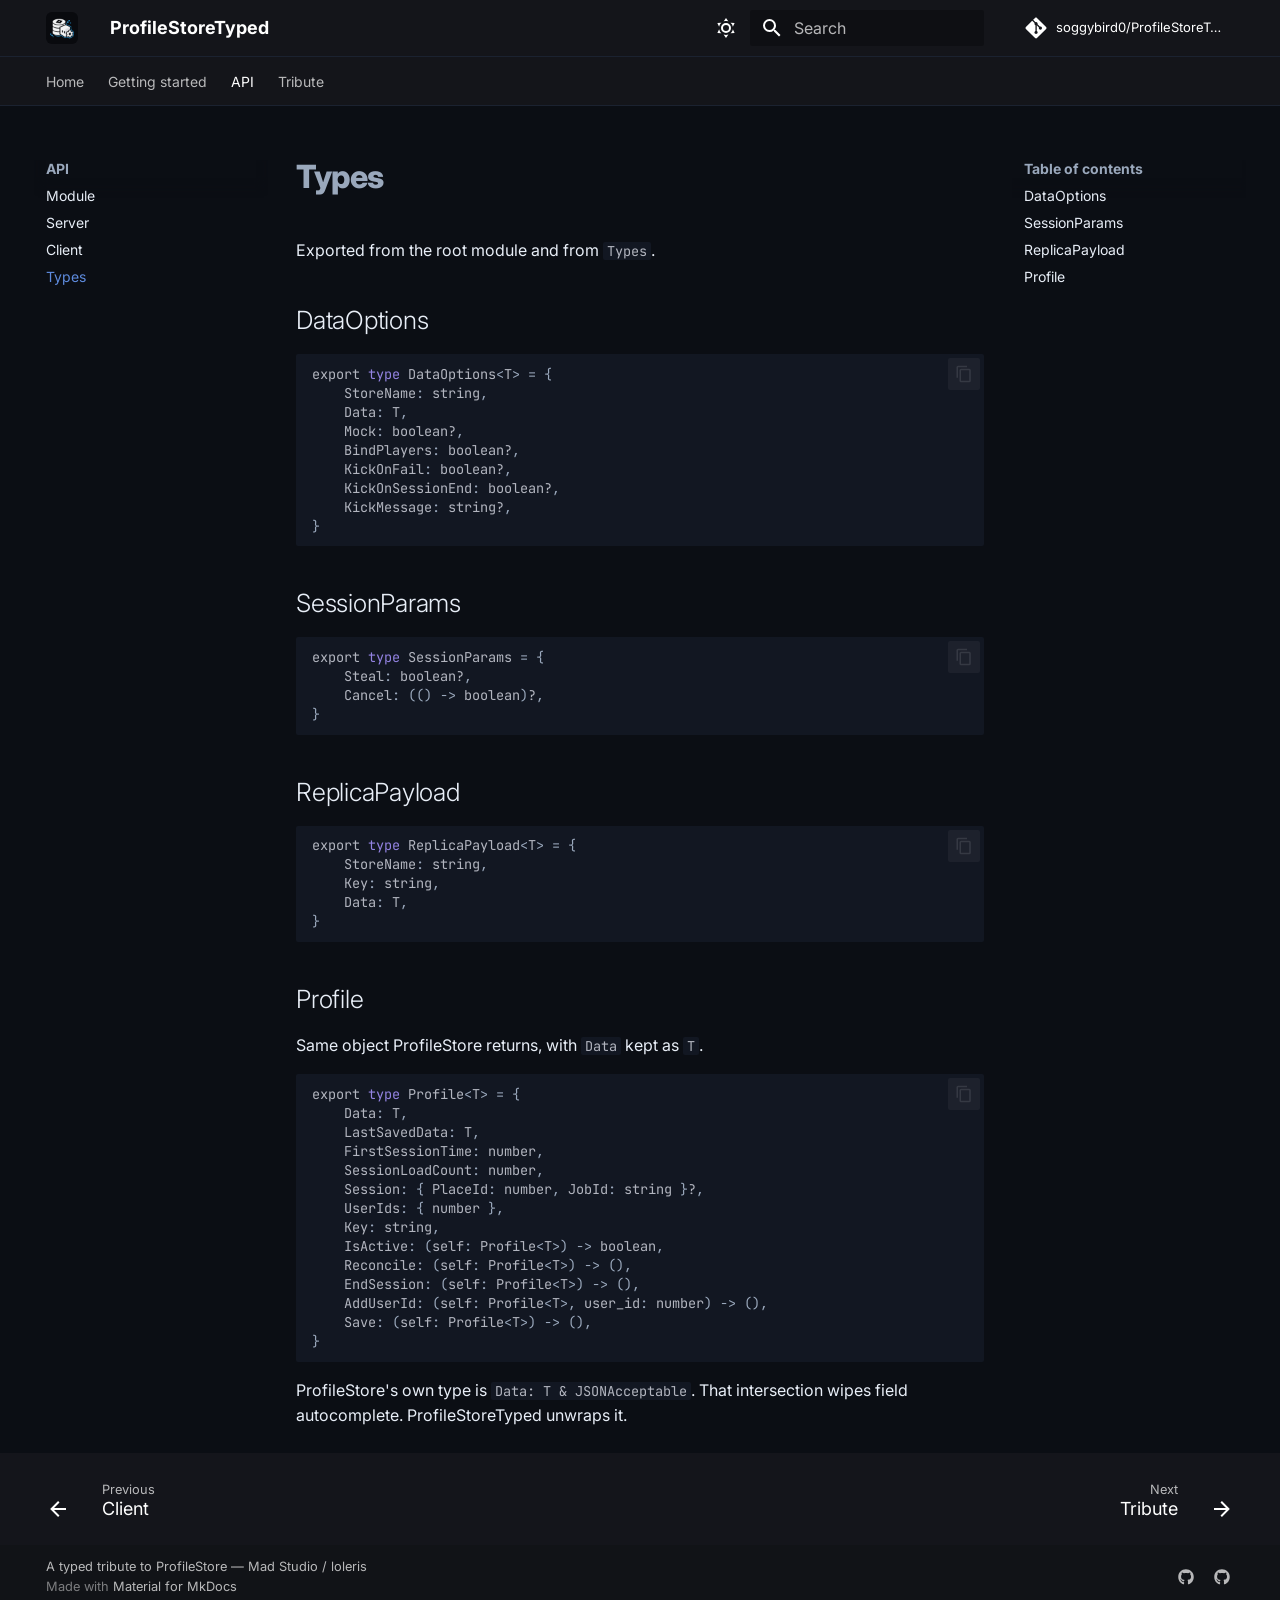
<file: types/index.html>
<!doctype html>
<html lang="en" class="no-js">
  <head>
    
      <meta charset="utf-8">
      <meta name="viewport" content="width=device-width,initial-scale=1">
      
        <meta name="description" content="Session locked. Types unlocked. A typed tribute to ProfileStore.">
      
      
        <meta name="author" content="ProfileStoreTyped">
      
      
        <link rel="canonical" href="https://soggybird0.github.io/ProfileStoreTyped/types/">
      
      
        <link rel="prev" href="../client/">
      
      
        <link rel="next" href="../tribute/">
      
      
        
      
      
      <link rel="icon" href="../assets/favicon.png">
      <meta name="generator" content="mkdocs-1.6.1, mkdocs-material-9.7.7">
    
    
      
        <title>Types - ProfileStoreTyped</title>
      
    
    
      <link rel="stylesheet" href="../assets/stylesheets/main.ec1eaa64.min.css">
      
        
        <link rel="stylesheet" href="../assets/stylesheets/palette.ab4e12ef.min.css">
      
      


    
    
      
    
    
      
        
        
        <link rel="preconnect" href="https://fonts.gstatic.com" crossorigin>
        <link rel="stylesheet" href="https://fonts.googleapis.com/css?family=Inter:300,300i,400,400i,700,700i%7CJetBrains+Mono:400,400i,700,700i&display=fallback">
        <style>:root{--md-text-font:"Inter";--md-code-font:"JetBrains Mono"}</style>
      
    
    
      <link rel="stylesheet" href="../stylesheets/extra.css">
    
    <script>__md_scope=new URL("..",location),__md_hash=e=>[...e].reduce(((e,_)=>(e<<5)-e+_.charCodeAt(0)),0),__md_get=(e,_=localStorage,t=__md_scope)=>JSON.parse(_.getItem(t.pathname+"."+e)),__md_set=(e,_,t=localStorage,a=__md_scope)=>{try{t.setItem(a.pathname+"."+e,JSON.stringify(_))}catch(e){}}</script>
    
      

    
    
  </head>
  
  
    
    
      
    
    
    
    
    <body dir="ltr" data-md-color-scheme="slate" data-md-color-primary="black" data-md-color-accent="light-blue">
  
    
    <input class="md-toggle" data-md-toggle="drawer" type="checkbox" id="__drawer" autocomplete="off">
    <input class="md-toggle" data-md-toggle="search" type="checkbox" id="__search" autocomplete="off">
    <label class="md-overlay" for="__drawer"></label>
    <div data-md-component="skip">
      
        
        <a href="#types" class="md-skip">
          Skip to content
        </a>
      
    </div>
    <div data-md-component="announce">
      
    </div>
    
    
      

<header class="md-header" data-md-component="header">
  <nav class="md-header__inner md-grid" aria-label="Header">
    <a href=".." title="ProfileStoreTyped" class="md-header__button md-logo" aria-label="ProfileStoreTyped" data-md-component="logo">
      
  <img src="../assets/icon-192.png" alt="logo">

    </a>
    <label class="md-header__button md-icon" for="__drawer">
      
      <svg xmlns="http://www.w3.org/2000/svg" viewBox="0 0 24 24"><path d="M3 6h18v2H3zm0 5h18v2H3zm0 5h18v2H3z"/></svg>
    </label>
    <div class="md-header__title" data-md-component="header-title">
      <div class="md-header__ellipsis">
        <div class="md-header__topic">
          <span class="md-ellipsis">
            ProfileStoreTyped
          </span>
        </div>
        <div class="md-header__topic" data-md-component="header-topic">
          <span class="md-ellipsis">
            
              Types
            
          </span>
        </div>
      </div>
    </div>
    
      
        <form class="md-header__option" data-md-component="palette">
  
    
    
    
    <input class="md-option" data-md-color-media="" data-md-color-scheme="slate" data-md-color-primary="black" data-md-color-accent="light-blue"  aria-label="Light mode"  type="radio" name="__palette" id="__palette_0">
    
      <label class="md-header__button md-icon" title="Light mode" for="__palette_1" hidden>
        <svg xmlns="http://www.w3.org/2000/svg" viewBox="0 0 24 24"><path d="M12 7a5 5 0 0 1 5 5 5 5 0 0 1-5 5 5 5 0 0 1-5-5 5 5 0 0 1 5-5m0 2a3 3 0 0 0-3 3 3 3 0 0 0 3 3 3 3 0 0 0 3-3 3 3 0 0 0-3-3m0-7 2.39 3.42C13.65 5.15 12.84 5 12 5s-1.65.15-2.39.42zM3.34 7l4.16-.35A7.2 7.2 0 0 0 5.94 8.5c-.44.74-.69 1.5-.83 2.29zm.02 10 1.76-3.77a7.131 7.131 0 0 0 2.38 4.14zM20.65 7l-1.77 3.79a7.02 7.02 0 0 0-2.38-4.15zm-.01 10-4.14.36c.59-.51 1.12-1.14 1.54-1.86.42-.73.69-1.5.83-2.29zM12 22l-2.41-3.44c.74.27 1.55.44 2.41.44.82 0 1.63-.17 2.37-.44z"/></svg>
      </label>
    
  
    
    
    
    <input class="md-option" data-md-color-media="" data-md-color-scheme="default" data-md-color-primary="black" data-md-color-accent="light-blue"  aria-label="Dark mode"  type="radio" name="__palette" id="__palette_1">
    
      <label class="md-header__button md-icon" title="Dark mode" for="__palette_0" hidden>
        <svg xmlns="http://www.w3.org/2000/svg" viewBox="0 0 24 24"><path d="m17.75 4.09-2.53 1.94.91 3.06-2.63-1.81-2.63 1.81.91-3.06-2.53-1.94L12.44 4l1.06-3 1.06 3zm3.5 6.91-1.64 1.25.59 1.98-1.7-1.17-1.7 1.17.59-1.98L15.75 11l2.06-.05L18.5 9l.69 1.95zm-2.28 4.95c.83-.08 1.72 1.1 1.19 1.85-.32.45-.66.87-1.08 1.27C15.17 23 8.84 23 4.94 19.07c-3.91-3.9-3.91-10.24 0-14.14.4-.4.82-.76 1.27-1.08.75-.53 1.93.36 1.85 1.19-.27 2.86.69 5.83 2.89 8.02a9.96 9.96 0 0 0 8.02 2.89m-1.64 2.02a12.08 12.08 0 0 1-7.8-3.47c-2.17-2.19-3.33-5-3.49-7.82-2.81 3.14-2.7 7.96.31 10.98 3.02 3.01 7.84 3.12 10.98.31"/></svg>
      </label>
    
  
</form>
      
    
    
      <script>var palette=__md_get("__palette");if(palette&&palette.color){if("(prefers-color-scheme)"===palette.color.media){var media=matchMedia("(prefers-color-scheme: light)"),input=document.querySelector(media.matches?"[data-md-color-media='(prefers-color-scheme: light)']":"[data-md-color-media='(prefers-color-scheme: dark)']");palette.color.media=input.getAttribute("data-md-color-media"),palette.color.scheme=input.getAttribute("data-md-color-scheme"),palette.color.primary=input.getAttribute("data-md-color-primary"),palette.color.accent=input.getAttribute("data-md-color-accent")}for(var[key,value]of Object.entries(palette.color))document.body.setAttribute("data-md-color-"+key,value)}</script>
    
    
    
      
      
        <label class="md-header__button md-icon" for="__search">
          
          <svg xmlns="http://www.w3.org/2000/svg" viewBox="0 0 24 24"><path d="M9.5 3A6.5 6.5 0 0 1 16 9.5c0 1.61-.59 3.09-1.56 4.23l.27.27h.79l5 5-1.5 1.5-5-5v-.79l-.27-.27A6.52 6.52 0 0 1 9.5 16 6.5 6.5 0 0 1 3 9.5 6.5 6.5 0 0 1 9.5 3m0 2C7 5 5 7 5 9.5S7 14 9.5 14 14 12 14 9.5 12 5 9.5 5"/></svg>
        </label>
        <div class="md-search" data-md-component="search" role="dialog">
  <label class="md-search__overlay" for="__search"></label>
  <div class="md-search__inner" role="search">
    <form class="md-search__form" name="search">
      <input type="text" class="md-search__input" name="query" aria-label="Search" placeholder="Search" autocapitalize="off" autocorrect="off" autocomplete="off" spellcheck="false" data-md-component="search-query" required>
      <label class="md-search__icon md-icon" for="__search">
        
        <svg xmlns="http://www.w3.org/2000/svg" viewBox="0 0 24 24"><path d="M9.5 3A6.5 6.5 0 0 1 16 9.5c0 1.61-.59 3.09-1.56 4.23l.27.27h.79l5 5-1.5 1.5-5-5v-.79l-.27-.27A6.52 6.52 0 0 1 9.5 16 6.5 6.5 0 0 1 3 9.5 6.5 6.5 0 0 1 9.5 3m0 2C7 5 5 7 5 9.5S7 14 9.5 14 14 12 14 9.5 12 5 9.5 5"/></svg>
        
        <svg xmlns="http://www.w3.org/2000/svg" viewBox="0 0 24 24"><path d="M20 11v2H8l5.5 5.5-1.42 1.42L4.16 12l7.92-7.92L13.5 5.5 8 11z"/></svg>
      </label>
      <nav class="md-search__options" aria-label="Search">
        
        <button type="reset" class="md-search__icon md-icon" title="Clear" aria-label="Clear" tabindex="-1">
          
          <svg xmlns="http://www.w3.org/2000/svg" viewBox="0 0 24 24"><path d="M19 6.41 17.59 5 12 10.59 6.41 5 5 6.41 10.59 12 5 17.59 6.41 19 12 13.41 17.59 19 19 17.59 13.41 12z"/></svg>
        </button>
      </nav>
      
        <div class="md-search__suggest" data-md-component="search-suggest"></div>
      
    </form>
    <div class="md-search__output">
      <div class="md-search__scrollwrap" tabindex="0" data-md-scrollfix>
        <div class="md-search-result" data-md-component="search-result">
          <div class="md-search-result__meta">
            Initializing search
          </div>
          <ol class="md-search-result__list" role="presentation"></ol>
        </div>
      </div>
    </div>
  </div>
</div>
      
    
    
      <div class="md-header__source">
        <a href="https://github.com/soggybird0/ProfileStoreTyped" title="Go to repository" class="md-source" data-md-component="source">
  <div class="md-source__icon md-icon">
    
    <svg xmlns="http://www.w3.org/2000/svg" viewBox="0 0 448 512"><!--! Font Awesome Free 7.1.0 by @fontawesome - https://fontawesome.com License - https://fontawesome.com/license/free (Icons: CC BY 4.0, Fonts: SIL OFL 1.1, Code: MIT License) Copyright 2025 Fonticons, Inc.--><path d="M439.6 236.1 244 40.5c-5.4-5.5-12.8-8.5-20.4-8.5s-15 3-20.4 8.4L162.5 81l51.5 51.5c27.1-9.1 52.7 16.8 43.4 43.7l49.7 49.7c34.2-11.8 61.2 31 35.5 56.7-26.5 26.5-70.2-2.9-56-37.3L240.3 199v121.9c25.3 12.5 22.3 41.8 9.1 55-6.4 6.4-15.2 10.1-24.3 10.1s-17.8-3.6-24.3-10.1c-17.6-17.6-11.1-46.9 11.2-56v-123c-20.8-8.5-24.6-30.7-18.6-45L142.6 101 8.5 235.1C3 240.6 0 247.9 0 255.5s3 15 8.5 20.4l195.6 195.7c5.4 5.4 12.7 8.4 20.4 8.4s15-3 20.4-8.4l194.7-194.7c5.4-5.4 8.4-12.8 8.4-20.4s-3-15-8.4-20.4"/></svg>
  </div>
  <div class="md-source__repository">
    soggybird0/ProfileStoreTyped
  </div>
</a>
      </div>
    
  </nav>
  
</header>
    
    <div class="md-container" data-md-component="container">
      
      
        
          
            
<nav class="md-tabs" aria-label="Tabs" data-md-component="tabs">
  <div class="md-grid">
    <ul class="md-tabs__list">
      
        
  
  
  
  
    <li class="md-tabs__item">
      <a href=".." class="md-tabs__link">
        
  
  
    
  
  Home

      </a>
    </li>
  

      
        
  
  
  
  
    <li class="md-tabs__item">
      <a href="../getting-started/" class="md-tabs__link">
        
  
  
    
  
  Getting started

      </a>
    </li>
  

      
        
  
  
  
    
  
  
    
    
      <li class="md-tabs__item md-tabs__item--active">
        <a href="../api/" class="md-tabs__link">
          
  
  
  API

        </a>
      </li>
    
  

      
        
  
  
  
  
    <li class="md-tabs__item">
      <a href="../tribute/" class="md-tabs__link">
        
  
  
    
  
  Tribute

      </a>
    </li>
  

      
    </ul>
  </div>
</nav>
          
        
      
      <main class="md-main" data-md-component="main">
        <div class="md-main__inner md-grid">
          
            
              
              <div class="md-sidebar md-sidebar--primary" data-md-component="sidebar" data-md-type="navigation" >
                <div class="md-sidebar__scrollwrap">
                  <div class="md-sidebar__inner">
                    


  


<nav class="md-nav md-nav--primary md-nav--lifted" aria-label="Navigation" data-md-level="0">
  <label class="md-nav__title" for="__drawer">
    <a href=".." title="ProfileStoreTyped" class="md-nav__button md-logo" aria-label="ProfileStoreTyped" data-md-component="logo">
      
  <img src="../assets/icon-192.png" alt="logo">

    </a>
    ProfileStoreTyped
  </label>
  
    <div class="md-nav__source">
      <a href="https://github.com/soggybird0/ProfileStoreTyped" title="Go to repository" class="md-source" data-md-component="source">
  <div class="md-source__icon md-icon">
    
    <svg xmlns="http://www.w3.org/2000/svg" viewBox="0 0 448 512"><!--! Font Awesome Free 7.1.0 by @fontawesome - https://fontawesome.com License - https://fontawesome.com/license/free (Icons: CC BY 4.0, Fonts: SIL OFL 1.1, Code: MIT License) Copyright 2025 Fonticons, Inc.--><path d="M439.6 236.1 244 40.5c-5.4-5.5-12.8-8.5-20.4-8.5s-15 3-20.4 8.4L162.5 81l51.5 51.5c27.1-9.1 52.7 16.8 43.4 43.7l49.7 49.7c34.2-11.8 61.2 31 35.5 56.7-26.5 26.5-70.2-2.9-56-37.3L240.3 199v121.9c25.3 12.5 22.3 41.8 9.1 55-6.4 6.4-15.2 10.1-24.3 10.1s-17.8-3.6-24.3-10.1c-17.6-17.6-11.1-46.9 11.2-56v-123c-20.8-8.5-24.6-30.7-18.6-45L142.6 101 8.5 235.1C3 240.6 0 247.9 0 255.5s3 15 8.5 20.4l195.6 195.7c5.4 5.4 12.7 8.4 20.4 8.4s15-3 20.4-8.4l194.7-194.7c5.4-5.4 8.4-12.8 8.4-20.4s-3-15-8.4-20.4"/></svg>
  </div>
  <div class="md-source__repository">
    soggybird0/ProfileStoreTyped
  </div>
</a>
    </div>
  
  <ul class="md-nav__list" data-md-scrollfix>
    
      
      
  
  
  
  
    <li class="md-nav__item">
      <a href=".." class="md-nav__link">
        
  
  
  <span class="md-ellipsis">
    
  
    Home
  

    
  </span>
  
  

      </a>
    </li>
  

    
      
      
  
  
  
  
    <li class="md-nav__item">
      <a href="../getting-started/" class="md-nav__link">
        
  
  
  <span class="md-ellipsis">
    
  
    Getting started
  

    
  </span>
  
  

      </a>
    </li>
  

    
      
      
  
  
    
  
  
  
    
    
    
    
      
        
        
      
      
        
      
    
    
    <li class="md-nav__item md-nav__item--active md-nav__item--section md-nav__item--nested">
      
        
        
        <input class="md-nav__toggle md-toggle " type="checkbox" id="__nav_3" checked>
        
          
          <label class="md-nav__link" for="__nav_3" id="__nav_3_label" tabindex="">
            
  
  
  <span class="md-ellipsis">
    
  
    API
  

    
  </span>
  
  

            <span class="md-nav__icon md-icon"></span>
          </label>
        
        <nav class="md-nav" data-md-level="1" aria-labelledby="__nav_3_label" aria-expanded="true">
          <label class="md-nav__title" for="__nav_3">
            <span class="md-nav__icon md-icon"></span>
            
  
    API
  

          </label>
          <ul class="md-nav__list" data-md-scrollfix>
            
              
                
  
  
  
  
    <li class="md-nav__item">
      <a href="../api/" class="md-nav__link">
        
  
  
  <span class="md-ellipsis">
    
  
    Module
  

    
  </span>
  
  

      </a>
    </li>
  

              
            
              
                
  
  
  
  
    <li class="md-nav__item">
      <a href="../server/" class="md-nav__link">
        
  
  
  <span class="md-ellipsis">
    
  
    Server
  

    
  </span>
  
  

      </a>
    </li>
  

              
            
              
                
  
  
  
  
    <li class="md-nav__item">
      <a href="../client/" class="md-nav__link">
        
  
  
  <span class="md-ellipsis">
    
  
    Client
  

    
  </span>
  
  

      </a>
    </li>
  

              
            
              
                
  
  
    
  
  
  
    <li class="md-nav__item md-nav__item--active">
      
      <input class="md-nav__toggle md-toggle" type="checkbox" id="__toc">
      
      
        
      
      
        <label class="md-nav__link md-nav__link--active" for="__toc">
          
  
  
  <span class="md-ellipsis">
    
  
    Types
  

    
  </span>
  
  

          <span class="md-nav__icon md-icon"></span>
        </label>
      
      <a href="./" class="md-nav__link md-nav__link--active">
        
  
  
  <span class="md-ellipsis">
    
  
    Types
  

    
  </span>
  
  

      </a>
      
        

<nav class="md-nav md-nav--secondary" aria-label="Table of contents">
  
  
  
    
  
  
    <label class="md-nav__title" for="__toc">
      <span class="md-nav__icon md-icon"></span>
      Table of contents
    </label>
    <ul class="md-nav__list" data-md-component="toc" data-md-scrollfix>
      
        <li class="md-nav__item">
  <a href="#dataoptions" class="md-nav__link">
    <span class="md-ellipsis">
      
        DataOptions
      
    </span>
  </a>
  
</li>
      
        <li class="md-nav__item">
  <a href="#sessionparams" class="md-nav__link">
    <span class="md-ellipsis">
      
        SessionParams
      
    </span>
  </a>
  
</li>
      
        <li class="md-nav__item">
  <a href="#replicapayload" class="md-nav__link">
    <span class="md-ellipsis">
      
        ReplicaPayload
      
    </span>
  </a>
  
</li>
      
        <li class="md-nav__item">
  <a href="#profile" class="md-nav__link">
    <span class="md-ellipsis">
      
        Profile
      
    </span>
  </a>
  
</li>
      
    </ul>
  
</nav>
      
    </li>
  

              
            
          </ul>
        </nav>
      
    </li>
  

    
      
      
  
  
  
  
    <li class="md-nav__item">
      <a href="../tribute/" class="md-nav__link">
        
  
  
  <span class="md-ellipsis">
    
  
    Tribute
  

    
  </span>
  
  

      </a>
    </li>
  

    
  </ul>
</nav>
                  </div>
                </div>
              </div>
            
            
              
              <div class="md-sidebar md-sidebar--secondary" data-md-component="sidebar" data-md-type="toc" >
                <div class="md-sidebar__scrollwrap">
                  <div class="md-sidebar__inner">
                    

<nav class="md-nav md-nav--secondary" aria-label="Table of contents">
  
  
  
    
  
  
    <label class="md-nav__title" for="__toc">
      <span class="md-nav__icon md-icon"></span>
      Table of contents
    </label>
    <ul class="md-nav__list" data-md-component="toc" data-md-scrollfix>
      
        <li class="md-nav__item">
  <a href="#dataoptions" class="md-nav__link">
    <span class="md-ellipsis">
      
        DataOptions
      
    </span>
  </a>
  
</li>
      
        <li class="md-nav__item">
  <a href="#sessionparams" class="md-nav__link">
    <span class="md-ellipsis">
      
        SessionParams
      
    </span>
  </a>
  
</li>
      
        <li class="md-nav__item">
  <a href="#replicapayload" class="md-nav__link">
    <span class="md-ellipsis">
      
        ReplicaPayload
      
    </span>
  </a>
  
</li>
      
        <li class="md-nav__item">
  <a href="#profile" class="md-nav__link">
    <span class="md-ellipsis">
      
        Profile
      
    </span>
  </a>
  
</li>
      
    </ul>
  
</nav>
                  </div>
                </div>
              </div>
            
          
          
            <div class="md-content" data-md-component="content">
              
              <article class="md-content__inner md-typeset">
                
                  


  
  


<h1 id="types">Types<a class="headerlink" href="#types" title="Permanent link">&para;</a></h1>
<p>Exported from the root module and from <code>Types</code>.</p>
<h2 id="dataoptions">DataOptions<a class="headerlink" href="#dataoptions" title="Permanent link">&para;</a></h2>
<div class="highlight"><pre><span></span><code><a id="__codelineno-0-1" name="__codelineno-0-1" href="#__codelineno-0-1"></a><span class="n">export</span> <span class="nb">type</span> <span class="n">DataOptions</span><span class="o">&lt;</span><span class="n">T</span><span class="o">&gt;</span> <span class="o">=</span> <span class="p">{</span>
<a id="__codelineno-0-2" name="__codelineno-0-2" href="#__codelineno-0-2"></a>    <span class="n">StoreName</span><span class="p">:</span> <span class="n">string</span><span class="p">,</span>
<a id="__codelineno-0-3" name="__codelineno-0-3" href="#__codelineno-0-3"></a>    <span class="n">Data</span><span class="p">:</span> <span class="n">T</span><span class="p">,</span>
<a id="__codelineno-0-4" name="__codelineno-0-4" href="#__codelineno-0-4"></a>    <span class="n">Mock</span><span class="p">:</span> <span class="n">boolean</span><span class="err">?</span><span class="p">,</span>
<a id="__codelineno-0-5" name="__codelineno-0-5" href="#__codelineno-0-5"></a>    <span class="n">BindPlayers</span><span class="p">:</span> <span class="n">boolean</span><span class="err">?</span><span class="p">,</span>
<a id="__codelineno-0-6" name="__codelineno-0-6" href="#__codelineno-0-6"></a>    <span class="n">KickOnFail</span><span class="p">:</span> <span class="n">boolean</span><span class="err">?</span><span class="p">,</span>
<a id="__codelineno-0-7" name="__codelineno-0-7" href="#__codelineno-0-7"></a>    <span class="n">KickOnSessionEnd</span><span class="p">:</span> <span class="n">boolean</span><span class="err">?</span><span class="p">,</span>
<a id="__codelineno-0-8" name="__codelineno-0-8" href="#__codelineno-0-8"></a>    <span class="n">KickMessage</span><span class="p">:</span> <span class="n">string</span><span class="err">?</span><span class="p">,</span>
<a id="__codelineno-0-9" name="__codelineno-0-9" href="#__codelineno-0-9"></a><span class="p">}</span>
</code></pre></div>
<h2 id="sessionparams">SessionParams<a class="headerlink" href="#sessionparams" title="Permanent link">&para;</a></h2>
<div class="highlight"><pre><span></span><code><a id="__codelineno-1-1" name="__codelineno-1-1" href="#__codelineno-1-1"></a><span class="n">export</span> <span class="nb">type</span> <span class="n">SessionParams</span> <span class="o">=</span> <span class="p">{</span>
<a id="__codelineno-1-2" name="__codelineno-1-2" href="#__codelineno-1-2"></a>    <span class="n">Steal</span><span class="p">:</span> <span class="n">boolean</span><span class="err">?</span><span class="p">,</span>
<a id="__codelineno-1-3" name="__codelineno-1-3" href="#__codelineno-1-3"></a>    <span class="n">Cancel</span><span class="p">:</span> <span class="p">(()</span> <span class="o">-&gt;</span> <span class="n">boolean</span><span class="p">)</span><span class="err">?</span><span class="p">,</span>
<a id="__codelineno-1-4" name="__codelineno-1-4" href="#__codelineno-1-4"></a><span class="p">}</span>
</code></pre></div>
<h2 id="replicapayload">ReplicaPayload<a class="headerlink" href="#replicapayload" title="Permanent link">&para;</a></h2>
<div class="highlight"><pre><span></span><code><a id="__codelineno-2-1" name="__codelineno-2-1" href="#__codelineno-2-1"></a><span class="n">export</span> <span class="nb">type</span> <span class="n">ReplicaPayload</span><span class="o">&lt;</span><span class="n">T</span><span class="o">&gt;</span> <span class="o">=</span> <span class="p">{</span>
<a id="__codelineno-2-2" name="__codelineno-2-2" href="#__codelineno-2-2"></a>    <span class="n">StoreName</span><span class="p">:</span> <span class="n">string</span><span class="p">,</span>
<a id="__codelineno-2-3" name="__codelineno-2-3" href="#__codelineno-2-3"></a>    <span class="n">Key</span><span class="p">:</span> <span class="n">string</span><span class="p">,</span>
<a id="__codelineno-2-4" name="__codelineno-2-4" href="#__codelineno-2-4"></a>    <span class="n">Data</span><span class="p">:</span> <span class="n">T</span><span class="p">,</span>
<a id="__codelineno-2-5" name="__codelineno-2-5" href="#__codelineno-2-5"></a><span class="p">}</span>
</code></pre></div>
<h2 id="profile">Profile<a class="headerlink" href="#profile" title="Permanent link">&para;</a></h2>
<p>Same object ProfileStore returns, with <code>Data</code> kept as <code>T</code>.</p>
<div class="highlight"><pre><span></span><code><a id="__codelineno-3-1" name="__codelineno-3-1" href="#__codelineno-3-1"></a><span class="n">export</span> <span class="nb">type</span> <span class="n">Profile</span><span class="o">&lt;</span><span class="n">T</span><span class="o">&gt;</span> <span class="o">=</span> <span class="p">{</span>
<a id="__codelineno-3-2" name="__codelineno-3-2" href="#__codelineno-3-2"></a>    <span class="n">Data</span><span class="p">:</span> <span class="n">T</span><span class="p">,</span>
<a id="__codelineno-3-3" name="__codelineno-3-3" href="#__codelineno-3-3"></a>    <span class="n">LastSavedData</span><span class="p">:</span> <span class="n">T</span><span class="p">,</span>
<a id="__codelineno-3-4" name="__codelineno-3-4" href="#__codelineno-3-4"></a>    <span class="n">FirstSessionTime</span><span class="p">:</span> <span class="n">number</span><span class="p">,</span>
<a id="__codelineno-3-5" name="__codelineno-3-5" href="#__codelineno-3-5"></a>    <span class="n">SessionLoadCount</span><span class="p">:</span> <span class="n">number</span><span class="p">,</span>
<a id="__codelineno-3-6" name="__codelineno-3-6" href="#__codelineno-3-6"></a>    <span class="n">Session</span><span class="p">:</span> <span class="p">{</span> <span class="n">PlaceId</span><span class="p">:</span> <span class="n">number</span><span class="p">,</span> <span class="n">JobId</span><span class="p">:</span> <span class="n">string</span> <span class="p">}</span><span class="err">?</span><span class="p">,</span>
<a id="__codelineno-3-7" name="__codelineno-3-7" href="#__codelineno-3-7"></a>    <span class="n">UserIds</span><span class="p">:</span> <span class="p">{</span> <span class="n">number</span> <span class="p">},</span>
<a id="__codelineno-3-8" name="__codelineno-3-8" href="#__codelineno-3-8"></a>    <span class="n">Key</span><span class="p">:</span> <span class="n">string</span><span class="p">,</span>
<a id="__codelineno-3-9" name="__codelineno-3-9" href="#__codelineno-3-9"></a>    <span class="n">IsActive</span><span class="p">:</span> <span class="p">(</span><span class="n">self</span><span class="p">:</span> <span class="n">Profile</span><span class="o">&lt;</span><span class="n">T</span><span class="o">&gt;</span><span class="p">)</span> <span class="o">-&gt;</span> <span class="n">boolean</span><span class="p">,</span>
<a id="__codelineno-3-10" name="__codelineno-3-10" href="#__codelineno-3-10"></a>    <span class="n">Reconcile</span><span class="p">:</span> <span class="p">(</span><span class="n">self</span><span class="p">:</span> <span class="n">Profile</span><span class="o">&lt;</span><span class="n">T</span><span class="o">&gt;</span><span class="p">)</span> <span class="o">-&gt;</span> <span class="p">(),</span>
<a id="__codelineno-3-11" name="__codelineno-3-11" href="#__codelineno-3-11"></a>    <span class="n">EndSession</span><span class="p">:</span> <span class="p">(</span><span class="n">self</span><span class="p">:</span> <span class="n">Profile</span><span class="o">&lt;</span><span class="n">T</span><span class="o">&gt;</span><span class="p">)</span> <span class="o">-&gt;</span> <span class="p">(),</span>
<a id="__codelineno-3-12" name="__codelineno-3-12" href="#__codelineno-3-12"></a>    <span class="n">AddUserId</span><span class="p">:</span> <span class="p">(</span><span class="n">self</span><span class="p">:</span> <span class="n">Profile</span><span class="o">&lt;</span><span class="n">T</span><span class="o">&gt;</span><span class="p">,</span> <span class="n">user_id</span><span class="p">:</span> <span class="n">number</span><span class="p">)</span> <span class="o">-&gt;</span> <span class="p">(),</span>
<a id="__codelineno-3-13" name="__codelineno-3-13" href="#__codelineno-3-13"></a>    <span class="n">Save</span><span class="p">:</span> <span class="p">(</span><span class="n">self</span><span class="p">:</span> <span class="n">Profile</span><span class="o">&lt;</span><span class="n">T</span><span class="o">&gt;</span><span class="p">)</span> <span class="o">-&gt;</span> <span class="p">(),</span>
<a id="__codelineno-3-14" name="__codelineno-3-14" href="#__codelineno-3-14"></a><span class="p">}</span>
</code></pre></div>
<p>ProfileStore's own type is <code>Data: T &amp; JSONAcceptable</code>. That intersection wipes field autocomplete. ProfileStoreTyped unwraps it.</p>












                
              </article>
            </div>
          
          
  <script>var tabs=__md_get("__tabs");if(Array.isArray(tabs))e:for(var set of document.querySelectorAll(".tabbed-set")){var labels=set.querySelector(".tabbed-labels");for(var tab of tabs)for(var label of labels.getElementsByTagName("label"))if(label.innerText.trim()===tab){var input=document.getElementById(label.htmlFor);input.checked=!0;continue e}}</script>

<script>var target=document.getElementById(location.hash.slice(1));target&&target.name&&(target.checked=target.name.startsWith("__tabbed_"))</script>
        </div>
        
          <button type="button" class="md-top md-icon" data-md-component="top" hidden>
  
  <svg xmlns="http://www.w3.org/2000/svg" viewBox="0 0 24 24"><path d="M13 20h-2V8l-5.5 5.5-1.42-1.42L12 4.16l7.92 7.92-1.42 1.42L13 8z"/></svg>
  Back to top
</button>
        
      </main>
      
        <footer class="md-footer">
  
    
      
      <nav class="md-footer__inner md-grid" aria-label="Footer" >
        
          
          <a href="../client/" class="md-footer__link md-footer__link--prev" aria-label="Previous: Client">
            <div class="md-footer__button md-icon">
              
              <svg xmlns="http://www.w3.org/2000/svg" viewBox="0 0 24 24"><path d="M20 11v2H8l5.5 5.5-1.42 1.42L4.16 12l7.92-7.92L13.5 5.5 8 11z"/></svg>
            </div>
            <div class="md-footer__title">
              <span class="md-footer__direction">
                Previous
              </span>
              <div class="md-ellipsis">
                Client
              </div>
            </div>
          </a>
        
        
          
          <a href="../tribute/" class="md-footer__link md-footer__link--next" aria-label="Next: Tribute">
            <div class="md-footer__title">
              <span class="md-footer__direction">
                Next
              </span>
              <div class="md-ellipsis">
                Tribute
              </div>
            </div>
            <div class="md-footer__button md-icon">
              
              <svg xmlns="http://www.w3.org/2000/svg" viewBox="0 0 24 24"><path d="M4 11v2h12l-5.5 5.5 1.42 1.42L19.84 12l-7.92-7.92L10.5 5.5 16 11z"/></svg>
            </div>
          </a>
        
      </nav>
    
  
  <div class="md-footer-meta md-typeset">
    <div class="md-footer-meta__inner md-grid">
      <div class="md-copyright">
  
    <div class="md-copyright__highlight">
      A typed tribute to ProfileStore — Mad Studio / loleris
    </div>
  
  
    Made with
    <a href="https://squidfunk.github.io/mkdocs-material/" target="_blank" rel="noopener">
      Material for MkDocs
    </a>
  
</div>
      
        
<div class="md-social">
  
    
    
    
    
      
      
    
    <a href="https://github.com/soggybird0/ProfileStoreTyped" target="_blank" rel="noopener" title="github.com" class="md-social__link">
      <svg xmlns="http://www.w3.org/2000/svg" viewBox="0 0 512 512"><!--! Font Awesome Free 7.1.0 by @fontawesome - https://fontawesome.com License - https://fontawesome.com/license/free (Icons: CC BY 4.0, Fonts: SIL OFL 1.1, Code: MIT License) Copyright 2025 Fonticons, Inc.--><path d="M173.9 397.4c0 2-2.3 3.6-5.2 3.6-3.3.3-5.6-1.3-5.6-3.6 0-2 2.3-3.6 5.2-3.6 3-.3 5.6 1.3 5.6 3.6m-31.1-4.5c-.7 2 1.3 4.3 4.3 4.9 2.6 1 5.6 0 6.2-2s-1.3-4.3-4.3-5.2c-2.6-.7-5.5.3-6.2 2.3m44.2-1.7c-2.9.7-4.9 2.6-4.6 4.9.3 2 2.9 3.3 5.9 2.6 2.9-.7 4.9-2.6 4.6-4.6-.3-1.9-3-3.2-5.9-2.9M252.8 8C114.1 8 8 113.3 8 252c0 110.9 69.8 205.8 169.5 239.2 12.8 2.3 17.3-5.6 17.3-12.1 0-6.2-.3-40.4-.3-61.4 0 0-70 15-84.7-29.8 0 0-11.4-29.1-27.8-36.6 0 0-22.9-15.7 1.6-15.4 0 0 24.9 2 38.6 25.8 21.9 38.6 58.6 27.5 72.9 20.9 2.3-16 8.8-27.1 16-33.7-55.9-6.2-112.3-14.3-112.3-110.5 0-27.5 7.6-41.3 23.6-58.9-2.6-6.5-11.1-33.3 2.6-67.9 20.9-6.5 69 27 69 27 20-5.6 41.5-8.5 62.8-8.5s42.8 2.9 62.8 8.5c0 0 48.1-33.6 69-27 13.7 34.7 5.2 61.4 2.6 67.9 16 17.7 25.8 31.5 25.8 58.9 0 96.5-58.9 104.2-114.8 110.5 9.2 7.9 17 22.9 17 46.4 0 33.7-.3 75.4-.3 83.6 0 6.5 4.6 14.4 17.3 12.1C436.2 457.8 504 362.9 504 252 504 113.3 391.5 8 252.8 8M105.2 352.9c-1.3 1-1 3.3.7 5.2 1.6 1.6 3.9 2.3 5.2 1 1.3-1 1-3.3-.7-5.2-1.6-1.6-3.9-2.3-5.2-1m-10.8-8.1c-.7 1.3.3 2.9 2.3 3.9 1.6 1 3.6.7 4.3-.7.7-1.3-.3-2.9-2.3-3.9-2-.6-3.6-.3-4.3.7m32.4 35.6c-1.6 1.3-1 4.3 1.3 6.2 2.3 2.3 5.2 2.6 6.5 1 1.3-1.3.7-4.3-1.3-6.2-2.2-2.3-5.2-2.6-6.5-1m-11.4-14.7c-1.6 1-1.6 3.6 0 5.9s4.3 3.3 5.6 2.3c1.6-1.3 1.6-3.9 0-6.2-1.4-2.3-4-3.3-5.6-2"/></svg>
    </a>
  
    
    
    
    
      
      
    
    <a href="https://github.com/MadStudioRoblox/ProfileStore" target="_blank" rel="noopener" title="github.com" class="md-social__link">
      <svg xmlns="http://www.w3.org/2000/svg" viewBox="0 0 512 512"><!--! Font Awesome Free 7.1.0 by @fontawesome - https://fontawesome.com License - https://fontawesome.com/license/free (Icons: CC BY 4.0, Fonts: SIL OFL 1.1, Code: MIT License) Copyright 2025 Fonticons, Inc.--><path d="M173.9 397.4c0 2-2.3 3.6-5.2 3.6-3.3.3-5.6-1.3-5.6-3.6 0-2 2.3-3.6 5.2-3.6 3-.3 5.6 1.3 5.6 3.6m-31.1-4.5c-.7 2 1.3 4.3 4.3 4.9 2.6 1 5.6 0 6.2-2s-1.3-4.3-4.3-5.2c-2.6-.7-5.5.3-6.2 2.3m44.2-1.7c-2.9.7-4.9 2.6-4.6 4.9.3 2 2.9 3.3 5.9 2.6 2.9-.7 4.9-2.6 4.6-4.6-.3-1.9-3-3.2-5.9-2.9M252.8 8C114.1 8 8 113.3 8 252c0 110.9 69.8 205.8 169.5 239.2 12.8 2.3 17.3-5.6 17.3-12.1 0-6.2-.3-40.4-.3-61.4 0 0-70 15-84.7-29.8 0 0-11.4-29.1-27.8-36.6 0 0-22.9-15.7 1.6-15.4 0 0 24.9 2 38.6 25.8 21.9 38.6 58.6 27.5 72.9 20.9 2.3-16 8.8-27.1 16-33.7-55.9-6.2-112.3-14.3-112.3-110.5 0-27.5 7.6-41.3 23.6-58.9-2.6-6.5-11.1-33.3 2.6-67.9 20.9-6.5 69 27 69 27 20-5.6 41.5-8.5 62.8-8.5s42.8 2.9 62.8 8.5c0 0 48.1-33.6 69-27 13.7 34.7 5.2 61.4 2.6 67.9 16 17.7 25.8 31.5 25.8 58.9 0 96.5-58.9 104.2-114.8 110.5 9.2 7.9 17 22.9 17 46.4 0 33.7-.3 75.4-.3 83.6 0 6.5 4.6 14.4 17.3 12.1C436.2 457.8 504 362.9 504 252 504 113.3 391.5 8 252.8 8M105.2 352.9c-1.3 1-1 3.3.7 5.2 1.6 1.6 3.9 2.3 5.2 1 1.3-1 1-3.3-.7-5.2-1.6-1.6-3.9-2.3-5.2-1m-10.8-8.1c-.7 1.3.3 2.9 2.3 3.9 1.6 1 3.6.7 4.3-.7.7-1.3-.3-2.9-2.3-3.9-2-.6-3.6-.3-4.3.7m32.4 35.6c-1.6 1.3-1 4.3 1.3 6.2 2.3 2.3 5.2 2.6 6.5 1 1.3-1.3.7-4.3-1.3-6.2-2.2-2.3-5.2-2.6-6.5-1m-11.4-14.7c-1.6 1-1.6 3.6 0 5.9s4.3 3.3 5.6 2.3c1.6-1.3 1.6-3.9 0-6.2-1.4-2.3-4-3.3-5.6-2"/></svg>
    </a>
  
</div>
      
    </div>
  </div>
</footer>
      
    </div>
    <div class="md-dialog" data-md-component="dialog">
      <div class="md-dialog__inner md-typeset"></div>
    </div>
    
    
    
      
      
      <script id="__config" type="application/json">{"annotate": null, "base": "..", "features": ["navigation.tabs", "navigation.sections", "navigation.top", "navigation.footer", "search.suggest", "search.highlight", "content.code.copy", "content.tabs.link", "toc.follow"], "search": "../assets/javascripts/workers/search.2c215733.min.js", "tags": null, "translations": {"clipboard.copied": "Copied to clipboard", "clipboard.copy": "Copy to clipboard", "search.result.more.one": "1 more on this page", "search.result.more.other": "# more on this page", "search.result.none": "No matching documents", "search.result.one": "1 matching document", "search.result.other": "# matching documents", "search.result.placeholder": "Type to start searching", "search.result.term.missing": "Missing", "select.version": "Select version"}, "version": null}</script>
    
    
      <script src="../assets/javascripts/bundle.d7400e89.min.js"></script>
      
    
  </body>
</html>
</file>
<file: stylesheets/extra.css>
:root {
  --pst-accent: #3aa0ff;
}

[data-md-color-scheme="slate"] {
  --md-default-bg-color: #0b0e14;
  --md-default-fg-color: #e8eef7;
  --md-default-fg-color--light: #9aa8bc;
  --md-accent-fg-color: #7ec8ff;
  --md-typeset-a-color: #7ec8ff;
  --md-code-bg-color: #121722;
}

.md-header {
  background: #090b10;
  box-shadow: none;
  border-bottom: 1px solid #1b2230;
}

.md-tabs {
  background: #090b10;
  border-bottom: 1px solid #1b2230;
}

.md-header__button.md-logo img,
.md-header__button.md-logo svg {
  height: 1.6rem;
  width: 1.6rem;
  border-radius: 6px;
}

.md-typeset h1 {
  font-weight: 800;
  letter-spacing: -0.03em;
}

.md-typeset .hero {
  margin: 0.4rem 0 2rem;
}

.md-typeset .hero .eyebrow {
  color: var(--pst-accent);
  text-transform: uppercase;
  letter-spacing: 0.08em;
  font-size: 0.72rem;
  font-weight: 700;
  margin-bottom: 0.4rem;
}

.md-typeset .hero h1 {
  margin: 0 0 0.4rem;
}

.md-typeset .hero p {
  color: var(--md-default-fg-color--light);
  max-width: 42rem;
}

.md-typeset .grid.cards > ol > li,
.md-typeset .grid.cards > ul > li {
  border-radius: 10px;
}
</file>
<file: assets/stylesheets/main.ec1eaa64.min.css>
@charset "UTF-8";html{-webkit-text-size-adjust:none;-moz-text-size-adjust:none;text-size-adjust:none;box-sizing:border-box}*,:after,:before{box-sizing:inherit}@media (prefers-reduced-motion){*,:after,:before{transition:none!important}}body{margin:0}a,button,input,label{-webkit-tap-highlight-color:transparent}a{color:inherit;text-decoration:none}hr{border:0;box-sizing:initial;display:block;height:.05rem;overflow:visible;padding:0}small{font-size:80%}sub,sup{line-height:1em}img{border-style:none}table{border-collapse:initial;border-spacing:0}td,th{font-weight:400;vertical-align:top}button{background:#0000;border:0;font-family:inherit;font-size:inherit;margin:0;padding:0}input{border:0;outline:none}:root{--md-primary-fg-color:#4051b5;--md-primary-fg-color--light:#5d6cc0;--md-primary-fg-color--dark:#303fa1;--md-primary-bg-color:#fff;--md-primary-bg-color--light:#ffffffb3;--md-accent-fg-color:#526cfe;--md-accent-fg-color--transparent:#526cfe1a;--md-accent-bg-color:#fff;--md-accent-bg-color--light:#ffffffb3}[data-md-color-scheme=default]{color-scheme:light}[data-md-color-scheme=default] img[src$="#gh-dark-mode-only"],[data-md-color-scheme=default] img[src$="#only-dark"]{display:none}:root,[data-md-color-scheme=default]{--md-hue:225deg;--md-default-fg-color:#000000de;--md-default-fg-color--light:#0000008a;--md-default-fg-color--lighter:#00000052;--md-default-fg-color--lightest:#00000012;--md-default-bg-color:#fff;--md-default-bg-color--light:#ffffffb3;--md-default-bg-color--lighter:#ffffff4d;--md-default-bg-color--lightest:#ffffff1f;--md-code-fg-color:#36464e;--md-code-bg-color:#f5f5f5;--md-code-bg-color--light:#f5f5f5b3;--md-code-bg-color--lighter:#f5f5f54d;--md-code-hl-color:#4287ff;--md-code-hl-color--light:#4287ff1a;--md-code-hl-number-color:#d52a2a;--md-code-hl-special-color:#db1457;--md-code-hl-function-color:#a846b9;--md-code-hl-constant-color:#6e59d9;--md-code-hl-keyword-color:#3f6ec6;--md-code-hl-string-color:#1c7d4d;--md-code-hl-name-color:var(--md-code-fg-color);--md-code-hl-operator-color:var(--md-default-fg-color--light);--md-code-hl-punctuation-color:var(--md-default-fg-color--light);--md-code-hl-comment-color:var(--md-default-fg-color--light);--md-code-hl-generic-color:var(--md-default-fg-color--light);--md-code-hl-variable-color:var(--md-default-fg-color--light);--md-typeset-color:var(--md-default-fg-color);--md-typeset-a-color:var(--md-primary-fg-color);--md-typeset-del-color:#f5503d26;--md-typeset-ins-color:#0bd57026;--md-typeset-kbd-color:#fafafa;--md-typeset-kbd-accent-color:#fff;--md-typeset-kbd-border-color:#b8b8b8;--md-typeset-mark-color:#ffff0080;--md-typeset-table-color:#0000001f;--md-typeset-table-color--light:rgba(0,0,0,.035);--md-admonition-fg-color:var(--md-default-fg-color);--md-admonition-bg-color:var(--md-default-bg-color);--md-warning-fg-color:#000000de;--md-warning-bg-color:#ff9;--md-footer-fg-color:#fff;--md-footer-fg-color--light:#ffffffb3;--md-footer-fg-color--lighter:#ffffff73;--md-footer-bg-color:#000000de;--md-footer-bg-color--dark:#00000052;--md-shadow-z1:0 0.2rem 0.5rem #0000000d,0 0 0.05rem #0000001a;--md-shadow-z2:0 0.2rem 0.5rem #0000001a,0 0 0.05rem #00000040;--md-shadow-z3:0 0.2rem 0.5rem #0003,0 0 0.05rem #00000059}.md-icon svg{fill:currentcolor;display:block;height:1.2rem;width:1.2rem}body{-webkit-font-smoothing:antialiased;-moz-osx-font-smoothing:grayscale;--md-text-font-family:var(--md-text-font,_),-apple-system,BlinkMacSystemFont,Helvetica,Arial,sans-serif;--md-code-font-family:var(--md-code-font,_),SFMono-Regular,Consolas,Menlo,monospace}aside,body,input{font-feature-settings:"kern","liga";color:var(--md-typeset-color);font-family:var(--md-text-font-family)}code,kbd,pre{font-feature-settings:"kern";font-family:var(--md-code-font-family)}:root{--md-typeset-table-sort-icon:url('data:image/svg+xml;charset=utf-8,<svg xmlns="http://www.w3.org/2000/svg" viewBox="0 0 24 24"><path d="m18 21-4-4h3V7h-3l4-4 4 4h-3v10h3M2 19v-2h10v2M2 13v-2h7v2M2 7V5h4v2z"/></svg>');--md-typeset-table-sort-icon--asc:url('data:image/svg+xml;charset=utf-8,<svg xmlns="http://www.w3.org/2000/svg" viewBox="0 0 24 24"><path d="M19 17h3l-4 4-4-4h3V3h2M2 17h10v2H2M6 5v2H2V5m0 6h7v2H2z"/></svg>');--md-typeset-table-sort-icon--desc:url('data:image/svg+xml;charset=utf-8,<svg xmlns="http://www.w3.org/2000/svg" viewBox="0 0 24 24"><path d="M19 7h3l-4-4-4 4h3v14h2M2 17h10v2H2M6 5v2H2V5m0 6h7v2H2z"/></svg>')}.md-typeset{-webkit-print-color-adjust:exact;color-adjust:exact;font-size:.8rem;line-height:1.6;overflow-wrap:break-word}@media print{.md-typeset{font-size:.68rem}}.md-typeset blockquote,.md-typeset dl,.md-typeset figure,.md-typeset ol,.md-typeset pre,.md-typeset ul{margin-bottom:1em;margin-top:1em}.md-typeset h1{color:var(--md-default-fg-color--light);font-size:2em;line-height:1.3;margin:0 0 1.25em}.md-typeset h1,.md-typeset h2{font-weight:300;letter-spacing:-.01em}.md-typeset h2{font-size:1.5625em;line-height:1.4;margin:1.6em 0 .64em}.md-typeset h3{font-size:1.25em;font-weight:400;letter-spacing:-.01em;line-height:1.5;margin:1.6em 0 .8em}.md-typeset h2+h3{margin-top:.8em}.md-typeset h4{font-weight:700;letter-spacing:-.01em;margin:1em 0}.md-typeset h5,.md-typeset h6{color:var(--md-default-fg-color--light);font-size:.8em;font-weight:700;letter-spacing:-.01em;margin:1.25em 0}.md-typeset h5{text-transform:uppercase}.md-typeset h5 code{text-transform:none}.md-typeset hr{border-bottom:.05rem solid var(--md-default-fg-color--lightest);display:flow-root;margin:1.5em 0}.md-typeset a{color:var(--md-typeset-a-color);word-break:break-word}.md-typeset a,.md-typeset a:before{transition:color 125ms}.md-typeset a:focus,.md-typeset a:hover{color:var(--md-accent-fg-color)}.md-typeset a:focus code,.md-typeset a:hover code{background-color:var(--md-accent-fg-color--transparent);color:var(--md-accent-fg-color)}.md-typeset a code{color:var(--md-typeset-a-color)}.md-typeset a.focus-visible{outline-color:var(--md-accent-fg-color);outline-offset:.2rem}.md-typeset code,.md-typeset kbd,.md-typeset pre{color:var(--md-code-fg-color);direction:ltr;font-variant-ligatures:none;transition:background-color 125ms}@media print{.md-typeset code,.md-typeset kbd,.md-typeset pre{white-space:pre-wrap}}.md-typeset code{background-color:var(--md-code-bg-color);border-radius:.1rem;-webkit-box-decoration-break:clone;box-decoration-break:clone;font-size:.85em;padding:0 .2941176471em;transition:color 125ms,background-color 125ms;word-break:break-word}.md-typeset code:not(.focus-visible){-webkit-tap-highlight-color:transparent;outline:none}.md-typeset pre{display:flow-root;line-height:1.4;position:relative}.md-typeset pre>code{-webkit-box-decoration-break:slice;box-decoration-break:slice;box-shadow:none;display:block;margin:0;outline-color:var(--md-accent-fg-color);overflow:auto;padding:.7720588235em 1.1764705882em;scrollbar-color:var(--md-default-fg-color--lighter) #0000;scrollbar-width:thin;touch-action:auto;word-break:normal}.md-typeset pre>code:hover{scrollbar-color:var(--md-accent-fg-color) #0000}.md-typeset pre>code::-webkit-scrollbar{height:.2rem;width:.2rem}.md-typeset pre>code::-webkit-scrollbar-thumb{background-color:var(--md-default-fg-color--lighter)}.md-typeset pre>code::-webkit-scrollbar-thumb:hover{background-color:var(--md-accent-fg-color)}.md-typeset kbd{background-color:var(--md-typeset-kbd-color);border-radius:.1rem;box-shadow:0 .1rem 0 .05rem var(--md-typeset-kbd-border-color),0 .1rem 0 var(--md-typeset-kbd-border-color),0 -.1rem .2rem var(--md-typeset-kbd-accent-color) inset;color:var(--md-default-fg-color);display:inline-block;font-size:.75em;padding:0 .6666666667em;vertical-align:text-top;word-break:break-word}.md-typeset mark{background-color:var(--md-typeset-mark-color);-webkit-box-decoration-break:clone;box-decoration-break:clone;color:inherit;word-break:break-word}.md-typeset abbr{cursor:help;text-decoration:none}.md-typeset [data-preview],.md-typeset abbr{border-bottom:.05rem dotted var(--md-default-fg-color--light)}.md-typeset small{opacity:.75}[dir=ltr] .md-typeset sub,[dir=ltr] .md-typeset sup{margin-left:.078125em}[dir=rtl] .md-typeset sub,[dir=rtl] .md-typeset sup{margin-right:.078125em}[dir=ltr] .md-typeset blockquote{padding-left:.6rem}[dir=rtl] .md-typeset blockquote{padding-right:.6rem}[dir=ltr] .md-typeset blockquote{border-left:.2rem solid var(--md-default-fg-color--lighter)}[dir=rtl] .md-typeset blockquote{border-right:.2rem solid var(--md-default-fg-color--lighter)}.md-typeset blockquote{color:var(--md-default-fg-color--light);margin-left:0;margin-right:0}.md-typeset ul{list-style-type:disc}.md-typeset ul[type]{list-style-type:revert-layer}[dir=ltr] .md-typeset ol,[dir=ltr] .md-typeset ul{margin-left:.625em}[dir=rtl] .md-typeset ol,[dir=rtl] .md-typeset ul{margin-right:.625em}.md-typeset ol,.md-typeset ul{padding:0}.md-typeset ol:not([hidden]),.md-typeset ul:not([hidden]){display:flow-root}.md-typeset ol ol,.md-typeset ul ol{list-style-type:lower-alpha}.md-typeset ol ol ol,.md-typeset ul ol ol{list-style-type:lower-roman}.md-typeset ol ol ol ol,.md-typeset ul ol ol ol{list-style-type:upper-alpha}.md-typeset ol ol ol ol ol,.md-typeset ul ol ol ol ol{list-style-type:upper-roman}.md-typeset ol[type],.md-typeset ul[type]{list-style-type:revert-layer}[dir=ltr] .md-typeset ol li,[dir=ltr] .md-typeset ul li{margin-left:1.25em}[dir=rtl] .md-typeset ol li,[dir=rtl] .md-typeset ul li{margin-right:1.25em}.md-typeset ol li,.md-typeset ul li{margin-bottom:.5em}.md-typeset ol li blockquote,.md-typeset ol li p,.md-typeset ul li blockquote,.md-typeset ul li p{margin:.5em 0}.md-typeset ol li:last-child,.md-typeset ul li:last-child{margin-bottom:0}[dir=ltr] .md-typeset ol li ol,[dir=ltr] .md-typeset ol li ul,[dir=ltr] .md-typeset ul li ol,[dir=ltr] .md-typeset ul li ul{margin-left:.625em}[dir=rtl] .md-typeset ol li ol,[dir=rtl] .md-typeset ol li ul,[dir=rtl] .md-typeset ul li ol,[dir=rtl] .md-typeset ul li ul{margin-right:.625em}.md-typeset ol li ol,.md-typeset ol li ul,.md-typeset ul li ol,.md-typeset ul li ul{margin-bottom:.5em;margin-top:.5em}[dir=ltr] .md-typeset dd{margin-left:1.875em}[dir=rtl] .md-typeset dd{margin-right:1.875em}.md-typeset dd{margin-bottom:1.5em;margin-top:1em}.md-typeset img,.md-typeset svg,.md-typeset video{height:auto;max-width:100%}.md-typeset img[align=left]{margin:1em 1em 1em 0}.md-typeset img[align=right]{margin:1em 0 1em 1em}.md-typeset img[align]:only-child{margin-top:0}.md-typeset figure{display:flow-root;margin:1em auto;max-width:100%;text-align:center;width:fit-content}.md-typeset figure img{display:block;margin:0 auto}.md-typeset figcaption{font-style:italic;margin:1em auto;max-width:24rem}.md-typeset iframe{max-width:100%}.md-typeset table:not([class]){background-color:var(--md-default-bg-color);border:.05rem solid var(--md-typeset-table-color);border-radius:.1rem;display:inline-block;font-size:.64rem;max-width:100%;overflow:auto;touch-action:auto}@media print{.md-typeset table:not([class]){display:table}}.md-typeset table:not([class])+*{margin-top:1.5em}.md-typeset table:not([class]) td>:first-child,.md-typeset table:not([class]) th>:first-child{margin-top:0}.md-typeset table:not([class]) td>:last-child,.md-typeset table:not([class]) th>:last-child{margin-bottom:0}.md-typeset table:not([class]) td:not([align]),.md-typeset table:not([class]) th:not([align]){text-align:left}[dir=rtl] .md-typeset table:not([class]) td:not([align]),[dir=rtl] .md-typeset table:not([class]) th:not([align]){text-align:right}.md-typeset table:not([class]) th{font-weight:700;min-width:5rem;padding:.9375em 1.25em;vertical-align:top}.md-typeset table:not([class]) td{border-top:.05rem solid var(--md-typeset-table-color);padding:.9375em 1.25em;vertical-align:top}.md-typeset table:not([class]) tbody tr{transition:background-color 125ms}.md-typeset table:not([class]) tbody tr:hover{background-color:var(--md-typeset-table-color--light);box-shadow:0 .05rem 0 var(--md-default-bg-color) inset}.md-typeset table:not([class]) a{word-break:normal}.md-typeset table th[role=columnheader]{cursor:pointer}[dir=ltr] .md-typeset table th[role=columnheader]:after{margin-left:.5em}[dir=rtl] .md-typeset table th[role=columnheader]:after{margin-right:.5em}.md-typeset table th[role=columnheader]:after{content:"";display:inline-block;height:1.2em;-webkit-mask-image:var(--md-typeset-table-sort-icon);mask-image:var(--md-typeset-table-sort-icon);-webkit-mask-repeat:no-repeat;mask-repeat:no-repeat;-webkit-mask-size:contain;mask-size:contain;transition:background-color 125ms;vertical-align:text-bottom;width:1.2em}.md-typeset table th[role=columnheader]:hover:after{background-color:var(--md-default-fg-color--lighter)}.md-typeset table th[role=columnheader][aria-sort=ascending]:after{background-color:var(--md-default-fg-color--light);-webkit-mask-image:var(--md-typeset-table-sort-icon--asc);mask-image:var(--md-typeset-table-sort-icon--asc)}.md-typeset table th[role=columnheader][aria-sort=descending]:after{background-color:var(--md-default-fg-color--light);-webkit-mask-image:var(--md-typeset-table-sort-icon--desc);mask-image:var(--md-typeset-table-sort-icon--desc)}.md-typeset__scrollwrap{margin:1em -.8rem;overflow-x:auto;touch-action:auto}.md-typeset__table{display:inline-block;margin-bottom:.5em;padding:0 .8rem}@media print{.md-typeset__table{display:block}}html .md-typeset__table table{display:table;margin:0;overflow:hidden;width:100%}@media screen and (max-width:44.984375em){.md-content__inner>pre{margin:1em -.8rem}.md-content__inner>pre code{border-radius:0}}.md-typeset .md-author{border-radius:100%;display:block;flex-shrink:0;height:1.6rem;overflow:hidden;position:relative;transition:color 125ms,transform 125ms;width:1.6rem}.md-typeset .md-author img{display:block}.md-typeset .md-author--more{background:var(--md-default-fg-color--lightest);color:var(--md-default-fg-color--lighter);font-size:.6rem;font-weight:700;line-height:1.6rem;text-align:center}.md-typeset .md-author--long{height:2.4rem;width:2.4rem}.md-typeset a.md-author{transform:scale(1)}.md-typeset a.md-author img{border-radius:100%;filter:grayscale(100%) opacity(75%);transition:filter 125ms}.md-typeset a.md-author:focus,.md-typeset a.md-author:hover{transform:scale(1.1);z-index:1}.md-typeset a.md-author:focus img,.md-typeset a.md-author:hover img{filter:grayscale(0)}.md-banner{background-color:var(--md-footer-bg-color);color:var(--md-footer-fg-color);overflow:auto}@media print{.md-banner{display:none}}.md-banner--warning{background-color:var(--md-warning-bg-color);color:var(--md-warning-fg-color)}.md-banner__inner{font-size:.7rem;margin:.6rem auto;padding:0 .8rem}[dir=ltr] .md-banner__button{float:right}[dir=rtl] .md-banner__button{float:left}.md-banner__button{color:inherit;cursor:pointer;transition:opacity .25s}.no-js .md-banner__button{display:none}.md-banner__button:hover{opacity:.7}html{font-size:125%;height:100%;overflow-x:hidden}@media screen and (min-width:100em){html{font-size:137.5%}}@media screen and (min-width:125em){html{font-size:150%}}body{background-color:var(--md-default-bg-color);display:flex;flex-direction:column;font-size:.5rem;min-height:100%;position:relative;width:100%}@media print{body{display:block}}@media screen and (max-width:59.984375em){body[data-md-scrolllock]{position:fixed}}.md-grid{margin-left:auto;margin-right:auto;max-width:61rem}.md-container{display:flex;flex-direction:column;flex-grow:1}@media print{.md-container{display:block}}.md-main{flex-grow:1}.md-main__inner{display:flex;height:100%;margin-top:1.5rem}.md-ellipsis{overflow:hidden;text-overflow:ellipsis}.md-toggle{display:none}.md-option{height:0;opacity:0;position:absolute;width:0}.md-option:checked+label:not([hidden]){display:block}.md-option.focus-visible+label{outline-color:var(--md-accent-fg-color);outline-style:auto}.md-skip{background-color:var(--md-default-fg-color);border-radius:.1rem;color:var(--md-default-bg-color);font-size:.64rem;margin:.5rem;opacity:0;outline-color:var(--md-accent-fg-color);padding:.3rem .5rem;position:fixed;transform:translateY(.4rem);z-index:-1}.md-skip:focus{opacity:1;transform:translateY(0);transition:transform .25s cubic-bezier(.4,0,.2,1),opacity 175ms 75ms;z-index:10}@page{margin:25mm}:root{--md-clipboard-icon:url('data:image/svg+xml;charset=utf-8,<svg xmlns="http://www.w3.org/2000/svg" viewBox="0 0 24 24"><path d="M19 21H8V7h11m0-2H8a2 2 0 0 0-2 2v14a2 2 0 0 0 2 2h11a2 2 0 0 0 2-2V7a2 2 0 0 0-2-2m-3-4H4a2 2 0 0 0-2 2v14h2V3h12z"/></svg>')}.md-clipboard{border-radius:.1rem;color:var(--md-default-fg-color--lightest);cursor:pointer;height:1.5em;outline-color:var(--md-accent-fg-color);outline-offset:.1rem;transition:color .25s;width:1.5em;z-index:1}@media print{.md-clipboard{display:none}}.md-clipboard:not(.focus-visible){-webkit-tap-highlight-color:transparent;outline:none}:hover>.md-clipboard{color:var(--md-default-fg-color--light)}.md-clipboard:focus,.md-clipboard:hover{color:var(--md-accent-fg-color)}.md-clipboard:after{background-color:currentcolor;content:"";display:block;height:1.125em;margin:0 auto;-webkit-mask-image:var(--md-clipboard-icon);mask-image:var(--md-clipboard-icon);-webkit-mask-position:center;mask-position:center;-webkit-mask-repeat:no-repeat;mask-repeat:no-repeat;-webkit-mask-size:contain;mask-size:contain;width:1.125em}.md-clipboard--inline{cursor:pointer}.md-clipboard--inline code{transition:color .25s,background-color .25s}.md-clipboard--inline:focus code,.md-clipboard--inline:hover code{background-color:var(--md-accent-fg-color--transparent);color:var(--md-accent-fg-color)}:root{--md-code-select-icon:url('data:image/svg+xml;charset=utf-8,<svg xmlns="http://www.w3.org/2000/svg" viewBox="0 0 24 24"><path d="M19 19h-4v2h4c1.1 0 2-.9 2-2v-4h-2m0-12h-4v2h4v4h2V5c0-1.1-.9-2-2-2M5 5h4V3H5c-1.1 0-2 .9-2 2v4h2m0 6H3v4c0 1.1.9 2 2 2h4v-2H5zm2-4h2v2H7zm4 0h2v2h-2zm4 0h2v2h-2zM7 7h2v2H7zm4 0h2v2h-2zm4 0h2v2h-2zm-8 8h2v2H7zm4 0h2v2h-2zm4 0h2v2h-2z"/></svg>');--md-code-copy-icon:url('data:image/svg+xml;charset=utf-8,<svg xmlns="http://www.w3.org/2000/svg" viewBox="0 0 24 24"><path d="M19 21H8V7h11m0-2H8a2 2 0 0 0-2 2v14a2 2 0 0 0 2 2h11a2 2 0 0 0 2-2V7a2 2 0 0 0-2-2m-3-4H4a2 2 0 0 0-2 2v14h2V3h12z"/></svg>')}.md-typeset .md-code__content{display:grid}.md-code__nav{background-color:var(--md-code-bg-color--lighter);border-radius:.1rem;display:flex;gap:.2rem;padding:.2rem;position:absolute;right:.25em;top:.25em;transition:background-color .25s;z-index:1}:hover>.md-code__nav{background-color:var(--md-code-bg-color--light)}.md-code__button{color:var(--md-default-fg-color--lightest);cursor:pointer;display:block;height:1.5em;outline-color:var(--md-accent-fg-color);outline-offset:.1rem;transition:color .25s;width:1.5em}:hover>*>.md-code__button{color:var(--md-default-fg-color--light)}.md-code__button.focus-visible,.md-code__button:hover{color:var(--md-accent-fg-color)}.md-code__button--active{color:var(--md-default-fg-color)!important}.md-code__button:after{background-color:currentcolor;content:"";display:block;height:1.125em;margin:0 auto;-webkit-mask-position:center;mask-position:center;-webkit-mask-repeat:no-repeat;mask-repeat:no-repeat;-webkit-mask-size:contain;mask-size:contain;width:1.125em}.md-code__button[data-md-type=select]:after{-webkit-mask-image:var(--md-code-select-icon);mask-image:var(--md-code-select-icon)}.md-code__button[data-md-type=copy]:after{-webkit-mask-image:var(--md-code-copy-icon);mask-image:var(--md-code-copy-icon)}@keyframes consent{0%{opacity:0;transform:translateY(100%)}to{opacity:1;transform:translateY(0)}}@keyframes overlay{0%{opacity:0}to{opacity:1}}.md-consent__overlay{animation:overlay .25s both;-webkit-backdrop-filter:blur(.1rem);backdrop-filter:blur(.1rem);background-color:#0000008a;height:100%;opacity:1;position:fixed;top:0;width:100%;z-index:5}.md-consent__inner{animation:consent .5s cubic-bezier(.1,.7,.1,1) both;background-color:var(--md-default-bg-color);border:0;border-radius:.1rem;bottom:0;box-shadow:0 0 .2rem #0000001a,0 .2rem .4rem #0003;max-height:100%;overflow:auto;padding:0;position:fixed;width:100%;z-index:5}.md-consent__form{padding:.8rem}.md-consent__settings{display:none;margin:1em 0}input:checked+.md-consent__settings{display:block}.md-consent__controls{margin-bottom:.8rem}.md-typeset .md-consent__controls .md-button{display:inline}@media screen and (max-width:44.984375em){.md-typeset .md-consent__controls .md-button{display:block;margin-top:.4rem;text-align:center;width:100%}}.md-consent label{cursor:pointer}.md-content{flex-grow:1;min-width:0}.md-content__inner{margin:0 .8rem 1.2rem;padding-top:.6rem}@media screen and (min-width:76.25em){[dir=ltr] .md-sidebar--primary:not([hidden])~.md-content>.md-content__inner{margin-left:1.2rem}[dir=ltr] .md-sidebar--secondary:not([hidden])~.md-content>.md-content__inner,[dir=rtl] .md-sidebar--primary:not([hidden])~.md-content>.md-content__inner{margin-right:1.2rem}[dir=rtl] .md-sidebar--secondary:not([hidden])~.md-content>.md-content__inner{margin-left:1.2rem}}.md-content__inner:before{content:"";display:block;height:.4rem}.md-content__inner>:last-child{margin-bottom:0}[dir=ltr] .md-content__button{float:right}[dir=rtl] .md-content__button{float:left}[dir=ltr] .md-content__button{margin-left:.4rem}[dir=rtl] .md-content__button{margin-right:.4rem}.md-content__button{margin:.4rem 0;padding:0}@media print{.md-content__button{display:none}}.md-typeset .md-content__button{color:var(--md-default-fg-color--lighter)}.md-content__button svg{display:inline;vertical-align:top}[dir=rtl] .md-content__button svg{transform:scaleX(-1)}[dir=ltr] .md-dialog{right:.8rem}[dir=rtl] .md-dialog{left:.8rem}.md-dialog{background-color:var(--md-default-fg-color);border-radius:.1rem;bottom:.8rem;box-shadow:var(--md-shadow-z3);min-width:11.1rem;opacity:0;padding:.4rem .6rem;pointer-events:none;position:fixed;transform:translateY(100%);transition:transform 0ms .4s,opacity .4s;z-index:4}@media print{.md-dialog{display:none}}.md-dialog--active{opacity:1;pointer-events:auto;transform:translateY(0);transition:transform .4s cubic-bezier(.075,.85,.175,1),opacity .4s}.md-dialog__inner{color:var(--md-default-bg-color);font-size:.7rem}.md-feedback{margin:2em 0 1em;text-align:center}.md-feedback fieldset{border:none;margin:0;padding:0}.md-feedback__title{font-weight:700;margin:1em auto}.md-feedback__inner{position:relative}.md-feedback__list{display:flex;flex-wrap:wrap;place-content:baseline center;position:relative}.md-feedback__list:hover .md-icon:not(:disabled){color:var(--md-default-fg-color--lighter)}:disabled .md-feedback__list{min-height:1.8rem}.md-feedback__icon{color:var(--md-default-fg-color--light);cursor:pointer;flex-shrink:0;margin:0 .1rem;transition:color 125ms}.md-feedback__icon:not(:disabled).md-icon:hover{color:var(--md-accent-fg-color)}.md-feedback__icon:disabled{color:var(--md-default-fg-color--lightest);pointer-events:none}.md-feedback__note{opacity:0;position:relative;transform:translateY(.4rem);transition:transform .4s cubic-bezier(.1,.7,.1,1),opacity .15s}.md-feedback__note>*{margin:0 auto;max-width:16rem}:disabled .md-feedback__note{opacity:1;transform:translateY(0)}@media print{.md-feedback{display:none}}.md-footer{background-color:var(--md-footer-bg-color);color:var(--md-footer-fg-color)}@media print{.md-footer{display:none}}.md-footer__inner{justify-content:space-between;overflow:auto;padding:.2rem}.md-footer__inner:not([hidden]){display:flex}.md-footer__link{align-items:end;display:flex;flex-grow:0.01;margin-bottom:.4rem;margin-top:1rem;max-width:100%;outline-color:var(--md-accent-fg-color);overflow:hidden;transition:opacity .25s}.md-footer__link:focus,.md-footer__link:hover{opacity:.7}[dir=rtl] .md-footer__link svg{transform:scaleX(-1)}@media screen and (max-width:44.984375em){.md-footer__link--prev{flex-shrink:0}.md-footer__link--prev .md-footer__title{display:none}}[dir=ltr] .md-footer__link--next{margin-left:auto}[dir=rtl] .md-footer__link--next{margin-right:auto}.md-footer__link--next{text-align:right}[dir=rtl] .md-footer__link--next{text-align:left}.md-footer__title{flex-grow:1;font-size:.9rem;margin-bottom:.7rem;max-width:calc(100% - 2.4rem);padding:0 1rem;white-space:nowrap}.md-footer__button{margin:.2rem;padding:.4rem}.md-footer__direction{font-size:.64rem;opacity:.7}.md-footer-meta{background-color:var(--md-footer-bg-color--dark)}.md-footer-meta__inner{display:flex;flex-wrap:wrap;justify-content:space-between;padding:.2rem}html .md-footer-meta.md-typeset a{color:var(--md-footer-fg-color--light)}html .md-footer-meta.md-typeset a:focus,html .md-footer-meta.md-typeset a:hover{color:var(--md-footer-fg-color)}.md-copyright{color:var(--md-footer-fg-color--lighter);font-size:.64rem;margin:auto .6rem;padding:.4rem 0;width:100%}@media screen and (min-width:45em){.md-copyright{width:auto}}.md-copyright__highlight{color:var(--md-footer-fg-color--light)}.md-social{display:inline-flex;gap:.2rem;margin:0 .4rem;padding:.2rem 0 .6rem}@media screen and (min-width:45em){.md-social{padding:.6rem 0}}.md-social__link{display:inline-block;height:1.6rem;text-align:center;width:1.6rem}.md-social__link:before{line-height:1.9}.md-social__link svg{fill:currentcolor;max-height:.8rem;vertical-align:-25%}.md-typeset .md-button{border:.1rem solid;border-radius:.1rem;color:var(--md-primary-fg-color);cursor:pointer;display:inline-block;font-weight:700;padding:.625em 2em;transition:color 125ms,background-color 125ms,border-color 125ms}.md-typeset .md-button--primary{background-color:var(--md-primary-fg-color);border-color:var(--md-primary-fg-color);color:var(--md-primary-bg-color)}.md-typeset .md-button:focus,.md-typeset .md-button:hover{background-color:var(--md-accent-fg-color);border-color:var(--md-accent-fg-color);color:var(--md-accent-bg-color)}[dir=ltr] .md-typeset .md-input{border-top-left-radius:.1rem}[dir=ltr] .md-typeset .md-input,[dir=rtl] .md-typeset .md-input{border-top-right-radius:.1rem}[dir=rtl] .md-typeset .md-input{border-top-left-radius:.1rem}.md-typeset .md-input{border-bottom:.1rem solid var(--md-default-fg-color--lighter);box-shadow:var(--md-shadow-z1);font-size:.8rem;height:1.8rem;padding:0 .6rem;transition:border .25s,box-shadow .25s}.md-typeset .md-input:focus,.md-typeset .md-input:hover{border-bottom-color:var(--md-accent-fg-color);box-shadow:var(--md-shadow-z2)}.md-typeset .md-input--stretch{width:100%}.md-header{background-color:var(--md-primary-fg-color);box-shadow:0 0 .2rem #0000,0 .2rem .4rem #0000;color:var(--md-primary-bg-color);display:block;left:0;position:sticky;right:0;top:0;z-index:4}@media print{.md-header{display:none}}.md-header[hidden]{transform:translateY(-100%);transition:transform .25s cubic-bezier(.8,0,.6,1),box-shadow .25s}.md-header--shadow{box-shadow:0 0 .2rem #0000001a,0 .2rem .4rem #0003;transition:transform .25s cubic-bezier(.1,.7,.1,1),box-shadow .25s}.md-header__inner{align-items:center;display:flex;padding:0 .2rem}.md-header__button{color:currentcolor;cursor:pointer;margin:.2rem;outline-color:var(--md-accent-fg-color);padding:.4rem;position:relative;transition:opacity .25s;vertical-align:middle;z-index:1}.md-header__button:hover{opacity:.7}.md-header__button:not([hidden]){display:inline-block}.md-header__button:not(.focus-visible){-webkit-tap-highlight-color:transparent;outline:none}.md-header__button.md-logo{margin:.2rem;padding:.4rem}@media screen and (max-width:76.234375em){.md-header__button.md-logo{display:none}}.md-header__button.md-logo img,.md-header__button.md-logo svg{fill:currentcolor;display:block;height:1.2rem;width:auto}@media screen and (min-width:60em){.md-header__button[for=__search]{display:none}}.no-js .md-header__button[for=__search]{display:none}[dir=rtl] .md-header__button[for=__search] svg{transform:scaleX(-1)}@media screen and (min-width:76.25em){.md-header__button[for=__drawer]{display:none}}.md-header__topic{display:flex;max-width:100%;position:absolute;transition:transform .4s cubic-bezier(.1,.7,.1,1),opacity .15s;white-space:nowrap}.md-header__topic+.md-header__topic{opacity:0;pointer-events:none;transform:translateX(1.25rem);transition:transform .4s cubic-bezier(1,.7,.1,.1),opacity .15s;z-index:-1}[dir=rtl] .md-header__topic+.md-header__topic{transform:translateX(-1.25rem)}.md-header__topic:first-child{font-weight:700}[dir=ltr] .md-header__title{margin-left:1rem;margin-right:.4rem}[dir=rtl] .md-header__title{margin-left:.4rem;margin-right:1rem}.md-header__title{flex-grow:1;font-size:.9rem;height:2.4rem;line-height:2.4rem}.md-header__title--active .md-header__topic{opacity:0;pointer-events:none;transform:translateX(-1.25rem);transition:transform .4s cubic-bezier(1,.7,.1,.1),opacity .15s;z-index:-1}[dir=rtl] .md-header__title--active .md-header__topic{transform:translateX(1.25rem)}.md-header__title--active .md-header__topic+.md-header__topic{opacity:1;pointer-events:auto;transform:translateX(0);transition:transform .4s cubic-bezier(.1,.7,.1,1),opacity .15s;z-index:0}.md-header__title>.md-header__ellipsis{height:100%;position:relative;width:100%}.md-header__option{display:flex;flex-shrink:0;max-width:100%;transition:max-width 0ms .25s,opacity .25s .25s;white-space:nowrap}[data-md-toggle=search]:checked~.md-header .md-header__option{max-width:0;opacity:0;transition:max-width 0ms,opacity 0ms}.md-header__option>input{bottom:0}.md-header__source{display:none}@media screen and (min-width:60em){[dir=ltr] .md-header__source{margin-left:1rem}[dir=rtl] .md-header__source{margin-right:1rem}.md-header__source{display:block;max-width:11.7rem;width:11.7rem}}@media screen and (min-width:76.25em){[dir=ltr] .md-header__source{margin-left:1.4rem}[dir=rtl] .md-header__source{margin-right:1.4rem}}.md-meta{color:var(--md-default-fg-color--light);font-size:.7rem;line-height:1.3}.md-meta__list{display:inline-flex;flex-wrap:wrap;list-style:none;margin:0;padding:0}.md-meta__item:not(:last-child):after{content:"·";margin-left:.2rem;margin-right:.2rem}.md-meta__link{color:var(--md-typeset-a-color)}.md-meta__link:focus,.md-meta__link:hover{color:var(--md-accent-fg-color)}.md-draft{background-color:#ff1744;border-radius:.125em;color:#fff;display:inline-block;font-weight:700;padding-left:.5714285714em;padding-right:.5714285714em}:root{--md-nav-icon--prev:url('data:image/svg+xml;charset=utf-8,<svg xmlns="http://www.w3.org/2000/svg" viewBox="0 0 24 24"><path d="M20 11v2H8l5.5 5.5-1.42 1.42L4.16 12l7.92-7.92L13.5 5.5 8 11z"/></svg>');--md-nav-icon--next:url('data:image/svg+xml;charset=utf-8,<svg xmlns="http://www.w3.org/2000/svg" viewBox="0 0 24 24"><path d="M8.59 16.58 13.17 12 8.59 7.41 10 6l6 6-6 6z"/></svg>');--md-toc-icon:url('data:image/svg+xml;charset=utf-8,<svg xmlns="http://www.w3.org/2000/svg" viewBox="0 0 24 24"><path d="M3 9h14V7H3zm0 4h14v-2H3zm0 4h14v-2H3zm16 0h2v-2h-2zm0-10v2h2V7zm0 6h2v-2h-2z"/></svg>')}.md-nav{font-size:.7rem;line-height:1.3}.md-nav__title{color:var(--md-default-fg-color--light);display:block;font-weight:700;overflow:hidden;padding:0 .6rem;text-overflow:ellipsis}.md-nav__title .md-nav__button{display:none}.md-nav__title .md-nav__button img{height:100%;width:auto}.md-nav__title .md-nav__button.md-logo img,.md-nav__title .md-nav__button.md-logo svg{fill:currentcolor;display:block;height:2.4rem;max-width:100%;object-fit:contain;width:auto}.md-nav__list{list-style:none;margin:0;padding:0}.md-nav__link{align-items:flex-start;display:flex;gap:.4rem;margin-top:.625em;scroll-snap-align:start;transition:color 125ms}.md-nav__link--passed,.md-nav__link--passed code{color:var(--md-default-fg-color--light)}.md-nav__item .md-nav__link--active,.md-nav__item .md-nav__link--active code{color:var(--md-typeset-a-color)}.md-nav__link .md-ellipsis{position:relative}.md-nav__link .md-ellipsis code{word-break:normal}[dir=ltr] .md-nav__link .md-icon:last-child{margin-left:auto}[dir=rtl] .md-nav__link .md-icon:last-child{margin-right:auto}.md-nav__link .md-typeset{font-size:.7rem;line-height:1.3}.md-nav__link svg{fill:currentcolor;flex-shrink:0;height:1.3em;position:relative}.md-nav__link[for]:focus,.md-nav__link[for]:hover,.md-nav__link[href]:focus,.md-nav__link[href]:hover{color:var(--md-accent-fg-color);cursor:pointer}.md-nav__link[for]:focus code,.md-nav__link[for]:hover code,.md-nav__link[href]:focus code,.md-nav__link[href]:hover code{background-color:var(--md-accent-fg-color--transparent);color:var(--md-accent-fg-color)}.md-nav__link.focus-visible{outline-color:var(--md-accent-fg-color);outline-offset:.2rem}.md-nav--primary .md-nav__link[for=__toc]{display:none}.md-nav--primary .md-nav__link[for=__toc] .md-icon:after{background-color:currentcolor;display:block;height:100%;-webkit-mask-image:var(--md-toc-icon);mask-image:var(--md-toc-icon);width:100%}.md-nav--primary .md-nav__link[for=__toc]~.md-nav{display:none}.md-nav__container>.md-nav__link{margin-top:0}.md-nav__container>.md-nav__link:first-child{flex-grow:1;min-width:0}.md-nav__icon{flex-shrink:0}.md-nav__source{display:none}@media screen and (max-width:76.234375em){.md-nav--primary,.md-nav--primary .md-nav{background-color:var(--md-default-bg-color);display:flex;flex-direction:column;height:100%;left:0;position:absolute;right:0;top:0;z-index:1}.md-nav--primary .md-nav__item,.md-nav--primary .md-nav__title{font-size:.8rem;line-height:1.5}.md-nav--primary .md-nav__title{background-color:var(--md-default-fg-color--lightest);color:var(--md-default-fg-color--light);cursor:pointer;height:5.6rem;line-height:2.4rem;padding:3rem .8rem .2rem;position:relative;white-space:nowrap}[dir=ltr] .md-nav--primary .md-nav__title .md-nav__icon{left:.4rem}[dir=rtl] .md-nav--primary .md-nav__title .md-nav__icon{right:.4rem}.md-nav--primary .md-nav__title .md-nav__icon{display:block;height:1.2rem;margin:.2rem;position:absolute;top:.4rem;width:1.2rem}.md-nav--primary .md-nav__title .md-nav__icon:after{background-color:currentcolor;content:"";display:block;height:100%;-webkit-mask-image:var(--md-nav-icon--prev);mask-image:var(--md-nav-icon--prev);-webkit-mask-position:center;mask-position:center;-webkit-mask-repeat:no-repeat;mask-repeat:no-repeat;-webkit-mask-size:contain;mask-size:contain;width:100%}.md-nav--primary .md-nav__title~.md-nav__list{background-color:var(--md-default-bg-color);box-shadow:0 .05rem 0 var(--md-default-fg-color--lightest) inset;overflow-y:auto;scroll-snap-type:y mandatory;touch-action:pan-y}.md-nav--primary .md-nav__title~.md-nav__list>:first-child{border-top:0}.md-nav--primary .md-nav__title[for=__drawer]{background-color:var(--md-primary-fg-color);color:var(--md-primary-bg-color);font-weight:700}.md-nav--primary .md-nav__title .md-logo{display:block;left:.2rem;margin:.2rem;padding:.4rem;position:absolute;right:.2rem;top:.2rem}.md-nav--primary .md-nav__list{flex:1}.md-nav--primary .md-nav__item{border-top:.05rem solid var(--md-default-fg-color--lightest)}.md-nav--primary .md-nav__item--active>.md-nav__link{color:var(--md-typeset-a-color)}.md-nav--primary .md-nav__item--active>.md-nav__link:focus,.md-nav--primary .md-nav__item--active>.md-nav__link:hover{color:var(--md-accent-fg-color)}.md-nav--primary .md-nav__link{margin-top:0;padding:.6rem .8rem}.md-nav--primary .md-nav__link svg{margin-top:.1em}.md-nav--primary .md-nav__link>.md-nav__link{padding:0}[dir=ltr] .md-nav--primary .md-nav__link .md-nav__icon{margin-right:-.2rem}[dir=rtl] .md-nav--primary .md-nav__link .md-nav__icon{margin-left:-.2rem}.md-nav--primary .md-nav__link .md-nav__icon{font-size:1.2rem;height:1.2rem;width:1.2rem}.md-nav--primary .md-nav__link .md-nav__icon:after{background-color:currentcolor;content:"";display:block;height:100%;-webkit-mask-image:var(--md-nav-icon--next);mask-image:var(--md-nav-icon--next);-webkit-mask-position:center;mask-position:center;-webkit-mask-repeat:no-repeat;mask-repeat:no-repeat;-webkit-mask-size:contain;mask-size:contain;width:100%}[dir=rtl] .md-nav--primary .md-nav__icon:after{transform:scale(-1)}.md-nav--primary .md-nav--secondary .md-nav{background-color:initial;position:static}[dir=ltr] .md-nav--primary .md-nav--secondary .md-nav .md-nav__link{padding-left:1.4rem}[dir=rtl] .md-nav--primary .md-nav--secondary .md-nav .md-nav__link{padding-right:1.4rem}[dir=ltr] .md-nav--primary .md-nav--secondary .md-nav .md-nav .md-nav__link{padding-left:2rem}[dir=rtl] .md-nav--primary .md-nav--secondary .md-nav .md-nav .md-nav__link{padding-right:2rem}[dir=ltr] .md-nav--primary .md-nav--secondary .md-nav .md-nav .md-nav .md-nav__link{padding-left:2.6rem}[dir=rtl] .md-nav--primary .md-nav--secondary .md-nav .md-nav .md-nav .md-nav__link{padding-right:2.6rem}[dir=ltr] .md-nav--primary .md-nav--secondary .md-nav .md-nav .md-nav .md-nav .md-nav__link{padding-left:3.2rem}[dir=rtl] .md-nav--primary .md-nav--secondary .md-nav .md-nav .md-nav .md-nav .md-nav__link{padding-right:3.2rem}.md-nav--secondary{background-color:initial}.md-nav__toggle~.md-nav{display:flex;opacity:0;transform:translateX(100%);transition:transform .25s cubic-bezier(.8,0,.6,1),opacity 125ms 50ms}[dir=rtl] .md-nav__toggle~.md-nav{transform:translateX(-100%)}.md-nav__toggle:checked~.md-nav{opacity:1;transform:translateX(0);transition:transform .25s cubic-bezier(.4,0,.2,1),opacity 125ms 125ms}.md-nav__toggle:checked~.md-nav>.md-nav__list{backface-visibility:hidden}}@media screen and (max-width:59.984375em){.md-nav--primary .md-nav__link[for=__toc]{display:flex}.md-nav--primary .md-nav__link[for=__toc] .md-icon:after{content:""}.md-nav--primary .md-nav__link[for=__toc]+.md-nav__link{display:none}.md-nav--primary .md-nav__link[for=__toc]~.md-nav{display:flex}.md-nav__source{background-color:var(--md-primary-fg-color--dark);color:var(--md-primary-bg-color);display:block;padding:0 .2rem}}@media screen and (min-width:60em) and (max-width:76.234375em){.md-nav--integrated .md-nav__link[for=__toc]{display:flex}.md-nav--integrated .md-nav__link[for=__toc] .md-icon:after{content:""}.md-nav--integrated .md-nav__link[for=__toc]+.md-nav__link{display:none}.md-nav--integrated .md-nav__link[for=__toc]~.md-nav{display:flex}}@media screen and (min-width:60em){.md-nav{margin-bottom:-.4rem}.md-nav--secondary .md-nav__title{background:var(--md-default-bg-color);box-shadow:0 0 .4rem .4rem var(--md-default-bg-color);position:sticky;top:0;z-index:1}.md-nav--secondary .md-nav__title[for=__toc]{scroll-snap-align:start}.md-nav--secondary .md-nav__title .md-nav__icon{display:none}[dir=ltr] .md-nav--secondary .md-nav__list{padding-left:.6rem}[dir=rtl] .md-nav--secondary .md-nav__list{padding-right:.6rem}.md-nav--secondary .md-nav__list{padding-bottom:.4rem}[dir=ltr] .md-nav--secondary .md-nav__item>.md-nav__link{margin-right:.4rem}[dir=rtl] .md-nav--secondary .md-nav__item>.md-nav__link{margin-left:.4rem}}@media screen and (min-width:76.25em){.md-nav{margin-bottom:-.4rem;transition:max-height .25s cubic-bezier(.86,0,.07,1)}.md-nav--primary .md-nav__title{background:var(--md-default-bg-color);box-shadow:0 0 .4rem .4rem var(--md-default-bg-color);position:sticky;top:0;z-index:1}.md-nav--primary .md-nav__title[for=__drawer]{scroll-snap-align:start}.md-nav--primary .md-nav__title .md-nav__icon{display:none}[dir=ltr] .md-nav--primary .md-nav__list{padding-left:.6rem}[dir=rtl] .md-nav--primary .md-nav__list{padding-right:.6rem}.md-nav--primary .md-nav__list{padding-bottom:.4rem}[dir=ltr] .md-nav--primary .md-nav__item>.md-nav__link{margin-right:.4rem}[dir=rtl] .md-nav--primary .md-nav__item>.md-nav__link{margin-left:.4rem}.md-nav__toggle~.md-nav{display:grid;grid-template-rows:minmax(.4rem,0fr);opacity:0;transition:grid-template-rows .25s cubic-bezier(.86,0,.07,1),opacity .25s,visibility 0ms .25s;visibility:collapse}.md-nav__toggle~.md-nav>.md-nav__list{overflow:hidden}.md-nav__toggle.md-toggle--indeterminate~.md-nav,.md-nav__toggle:checked~.md-nav{grid-template-rows:minmax(.4rem,1fr);opacity:1;transition:grid-template-rows .25s cubic-bezier(.86,0,.07,1),opacity .15s .1s,visibility 0ms;visibility:visible}.md-nav__toggle.md-toggle--indeterminate~.md-nav{transition:none}.md-nav__item--nested>.md-nav>.md-nav__title{display:none}.md-nav__item--section{display:block;margin:1.25em 0}.md-nav__item--section:last-child{margin-bottom:0}.md-nav__item--section>.md-nav__link{font-weight:700}.md-nav__item--section>.md-nav__link[for]{color:var(--md-default-fg-color--light)}.md-nav__item--section>.md-nav__link:not(.md-nav__container){pointer-events:none}.md-nav__item--section>.md-nav__link .md-icon,.md-nav__item--section>.md-nav__link>[for]{display:none}[dir=ltr] .md-nav__item--section>.md-nav{margin-left:-.6rem}[dir=rtl] .md-nav__item--section>.md-nav{margin-right:-.6rem}.md-nav__item--section>.md-nav{display:block;opacity:1;visibility:visible}.md-nav__item--section>.md-nav>.md-nav__list>.md-nav__item{padding:0}.md-nav__icon{border-radius:100%;height:.9rem;transition:background-color .25s;width:.9rem}.md-nav__icon:hover{background-color:var(--md-accent-fg-color--transparent)}.md-nav__icon:after{background-color:currentcolor;border-radius:100%;content:"";display:inline-block;height:100%;-webkit-mask-image:var(--md-nav-icon--next);mask-image:var(--md-nav-icon--next);-webkit-mask-position:center;mask-position:center;-webkit-mask-repeat:no-repeat;mask-repeat:no-repeat;-webkit-mask-size:contain;mask-size:contain;transition:transform .25s;vertical-align:-.1rem;width:100%}[dir=rtl] .md-nav__icon:after{transform:rotate(180deg)}.md-nav__item--nested .md-nav__toggle:checked~.md-nav__link .md-nav__icon:after,.md-nav__item--nested .md-toggle--indeterminate~.md-nav__link .md-nav__icon:after{transform:rotate(90deg)}.md-nav--lifted>.md-nav__list>.md-nav__item,.md-nav--lifted>.md-nav__title{display:none}.md-nav--lifted>.md-nav__list>.md-nav__item--active{display:block}.md-nav--lifted>.md-nav__list>.md-nav__item--active>.md-nav__link{background:var(--md-default-bg-color);box-shadow:0 0 .4rem .4rem var(--md-default-bg-color);margin-top:0;position:sticky;top:0;z-index:1}.md-nav--lifted>.md-nav__list>.md-nav__item--active>.md-nav__link:not(.md-nav__container){pointer-events:none}.md-nav--lifted>.md-nav__list>.md-nav__item--active.md-nav__item--section{margin:0}[dir=ltr] .md-nav--lifted>.md-nav__list>.md-nav__item>.md-nav:not(.md-nav--secondary){margin-left:-.6rem}[dir=rtl] .md-nav--lifted>.md-nav__list>.md-nav__item>.md-nav:not(.md-nav--secondary){margin-right:-.6rem}.md-nav--lifted>.md-nav__list>.md-nav__item>[for]{color:var(--md-default-fg-color--light)}.md-nav--lifted .md-nav[data-md-level="1"]{grid-template-rows:minmax(.4rem,1fr);opacity:1;visibility:visible}[dir=ltr] .md-nav--integrated>.md-nav__list>.md-nav__item--active .md-nav--secondary{border-left:.05rem solid var(--md-primary-fg-color)}[dir=rtl] .md-nav--integrated>.md-nav__list>.md-nav__item--active .md-nav--secondary{border-right:.05rem solid var(--md-primary-fg-color)}.md-nav--integrated>.md-nav__list>.md-nav__item--active .md-nav--secondary{display:block;margin-bottom:1.25em;opacity:1;visibility:visible}.md-nav--integrated>.md-nav__list>.md-nav__item--active .md-nav--secondary>.md-nav__list{overflow:visible;padding-bottom:0}.md-nav--integrated>.md-nav__list>.md-nav__item--active .md-nav--secondary>.md-nav__title{display:none}}.md-pagination{font-size:.8rem;font-weight:700;gap:.4rem}.md-pagination,.md-pagination>*{align-items:center;display:flex;justify-content:center}.md-pagination>*{border-radius:.2rem;height:1.8rem;min-width:1.8rem;text-align:center}.md-pagination__current{background-color:var(--md-default-fg-color--lightest);color:var(--md-default-fg-color--light)}.md-pagination__link{transition:color 125ms,background-color 125ms}.md-pagination__link:focus,.md-pagination__link:hover{background-color:var(--md-accent-fg-color--transparent);color:var(--md-accent-fg-color)}.md-pagination__link:focus svg,.md-pagination__link:hover svg{color:var(--md-accent-fg-color)}.md-pagination__link.focus-visible{outline-color:var(--md-accent-fg-color);outline-offset:.2rem}.md-pagination__link svg{fill:currentcolor;color:var(--md-default-fg-color--lighter);display:block;max-height:100%;width:1.2rem}:root{--md-path-icon:url('data:image/svg+xml;charset=utf-8,<svg xmlns="http://www.w3.org/2000/svg" viewBox="0 0 24 24"><path d="M8.59 16.58 13.17 12 8.59 7.41 10 6l6 6-6 6z"/></svg>')}.md-path{font-size:.7rem;margin:0 .8rem;overflow:auto;padding-top:1.2rem}.md-path:not([hidden]){display:block}@media screen and (min-width:76.25em){.md-path{margin:0 1.2rem}}.md-path__list{align-items:center;display:flex;gap:.2rem;list-style:none;margin:0;padding:0}.md-path__item:not(:first-child){display:inline-flex;gap:.2rem;white-space:nowrap}.md-path__item:not(:first-child):before{background-color:var(--md-default-fg-color--lighter);content:"";display:inline;height:.8rem;-webkit-mask-image:var(--md-path-icon);mask-image:var(--md-path-icon);width:.8rem}.md-path__link{align-items:center;color:var(--md-default-fg-color--light);display:flex}.md-path__link:focus,.md-path__link:hover{color:var(--md-accent-fg-color)}:root{--md-post-pin-icon:url('data:image/svg+xml;charset=utf-8,<svg xmlns="http://www.w3.org/2000/svg" viewBox="0 0 24 24"><path d="M16 12V4h1V2H7v2h1v8l-2 2v2h5.2v6h1.6v-6H18v-2z"/></svg>')}.md-post__back{border-bottom:.05rem solid var(--md-default-fg-color--lightest);margin-bottom:1.2rem;padding-bottom:1.2rem}@media screen and (max-width:76.234375em){.md-post__back{display:none}}[dir=rtl] .md-post__back svg{transform:scaleX(-1)}.md-post__authors{display:flex;flex-direction:column;gap:.6rem;margin:0 .6rem 1.2rem}.md-post .md-post__meta a{transition:color 125ms}.md-post .md-post__meta a:focus,.md-post .md-post__meta a:hover{color:var(--md-accent-fg-color)}.md-post__title{color:var(--md-default-fg-color--light);font-weight:700}.md-post--excerpt{margin-bottom:3.2rem}.md-post--excerpt .md-post__header{align-items:center;display:flex;gap:.6rem;min-height:1.6rem}.md-post--excerpt .md-post__authors{align-items:center;display:inline-flex;flex-direction:row;gap:.2rem;margin:0;min-height:2.4rem}[dir=ltr] .md-post--excerpt .md-post__meta .md-meta__list{margin-right:.4rem}[dir=rtl] .md-post--excerpt .md-post__meta .md-meta__list{margin-left:.4rem}.md-post--excerpt .md-post__content>:first-child{--md-scroll-margin:6rem;margin-top:0}.md-post>.md-nav--secondary{margin:1em 0}.md-pin{background:var(--md-default-fg-color--lightest);border-radius:1rem;margin-top:-.05rem;padding:.2rem}.md-pin:after{background-color:currentcolor;content:"";display:block;height:.6rem;margin:0 auto;-webkit-mask-image:var(--md-post-pin-icon);mask-image:var(--md-post-pin-icon);-webkit-mask-position:center;mask-position:center;-webkit-mask-repeat:no-repeat;mask-repeat:no-repeat;-webkit-mask-size:contain;mask-size:contain;width:.6rem}.md-profile{align-items:center;display:flex;font-size:.7rem;gap:.6rem;line-height:1.4;width:100%}.md-profile__description{flex-grow:1}.md-content--post{display:flex}@media screen and (max-width:76.234375em){.md-content--post{flex-flow:column-reverse}}.md-content--post>.md-content__inner{flex-grow:1;min-width:0}@media screen and (min-width:76.25em){[dir=ltr] .md-content--post>.md-content__inner{margin-left:1.2rem}[dir=rtl] .md-content--post>.md-content__inner{margin-right:1.2rem}}@media screen and (max-width:76.234375em){.md-sidebar.md-sidebar--post{padding:0;position:static;width:100%}.md-sidebar.md-sidebar--post .md-sidebar__scrollwrap{overflow:visible}.md-sidebar.md-sidebar--post .md-sidebar__inner{padding:0}.md-sidebar.md-sidebar--post .md-post__meta{margin-left:.6rem;margin-right:.6rem}.md-sidebar.md-sidebar--post .md-nav__item{border:none;display:inline}.md-sidebar.md-sidebar--post .md-nav__list{display:inline-flex;flex-wrap:wrap;gap:.6rem;padding-bottom:.6rem;padding-top:.6rem}.md-sidebar.md-sidebar--post .md-nav__link{padding:0}.md-sidebar.md-sidebar--post .md-nav{height:auto;margin-bottom:0;position:static}}:root{--md-progress-value:0;--md-progress-delay:400ms}.md-progress{background:var(--md-primary-bg-color);height:.075rem;opacity:min(clamp(0,var(--md-progress-value),1),clamp(0,100 - var(--md-progress-value),1));position:fixed;top:0;transform:scaleX(calc(var(--md-progress-value)*1%));transform-origin:left;transition:transform .5s cubic-bezier(.19,1,.22,1),opacity .25s var(--md-progress-delay);width:100%;z-index:4}:root{--md-search-result-icon:url('data:image/svg+xml;charset=utf-8,<svg xmlns="http://www.w3.org/2000/svg" viewBox="0 0 24 24"><path d="M14 2H6a2 2 0 0 0-2 2v16a2 2 0 0 0 2 2h7c-.41-.25-.8-.56-1.14-.9-.33-.33-.61-.7-.86-1.1H6V4h7v5h5v1.18c.71.16 1.39.43 2 .82V8zm6.31 16.9c1.33-2.11.69-4.9-1.4-6.22-2.11-1.33-4.91-.68-6.22 1.4-1.34 2.11-.69 4.89 1.4 6.22 1.46.93 3.32.93 4.79.02L22 23.39 23.39 22zm-3.81.1a2.5 2.5 0 0 1-2.5-2.5 2.5 2.5 0 0 1 2.5-2.5 2.5 2.5 0 0 1 2.5 2.5 2.5 2.5 0 0 1-2.5 2.5"/></svg>')}.md-search{position:relative}@media screen and (min-width:60em){.md-search{padding:.2rem 0}}.no-js .md-search{display:none}.md-search__overlay{opacity:0;z-index:1}@media screen and (max-width:59.984375em){[dir=ltr] .md-search__overlay{left:-2.2rem}[dir=rtl] .md-search__overlay{right:-2.2rem}.md-search__overlay{background-color:var(--md-default-bg-color);border-radius:1rem;height:2rem;overflow:hidden;pointer-events:none;position:absolute;top:-1rem;transform-origin:center;transition:transform .3s .1s,opacity .2s .2s;width:2rem}[data-md-toggle=search]:checked~.md-header .md-search__overlay{opacity:1;transition:transform .4s,opacity .1s}}@media screen and (min-width:60em){[dir=ltr] .md-search__overlay{left:0}[dir=rtl] .md-search__overlay{right:0}.md-search__overlay{background-color:#0000008a;cursor:pointer;height:0;position:fixed;top:0;transition:width 0ms .25s,height 0ms .25s,opacity .25s;width:0}[data-md-toggle=search]:checked~.md-header .md-search__overlay{height:200vh;opacity:1;transition:width 0ms,height 0ms,opacity .25s;width:100%}}@media screen and (max-width:29.984375em){[data-md-toggle=search]:checked~.md-header .md-search__overlay{transform:scale(45)}}@media screen and (min-width:30em) and (max-width:44.984375em){[data-md-toggle=search]:checked~.md-header .md-search__overlay{transform:scale(60)}}@media screen and (min-width:45em) and (max-width:59.984375em){[data-md-toggle=search]:checked~.md-header .md-search__overlay{transform:scale(75)}}.md-search__inner{backface-visibility:hidden}@media screen and (max-width:59.984375em){[dir=ltr] .md-search__inner{left:0}[dir=rtl] .md-search__inner{right:0}.md-search__inner{height:0;opacity:0;overflow:hidden;position:fixed;top:0;transform:translateX(5%);transition:width 0ms .3s,height 0ms .3s,transform .15s cubic-bezier(.4,0,.2,1) .15s,opacity .15s .15s;width:0;z-index:2}[dir=rtl] .md-search__inner{transform:translateX(-5%)}[data-md-toggle=search]:checked~.md-header .md-search__inner{height:100%;opacity:1;transform:translateX(0);transition:width 0ms 0ms,height 0ms 0ms,transform .15s cubic-bezier(.1,.7,.1,1) .15s,opacity .15s .15s;width:100%}}@media screen and (min-width:60em){[dir=ltr] .md-search__inner{float:right}[dir=rtl] .md-search__inner{float:left}.md-search__inner{padding:.1rem 0;position:relative;transition:width .25s cubic-bezier(.1,.7,.1,1);width:11.7rem}}@media screen and (min-width:60em) and (max-width:76.234375em){[data-md-toggle=search]:checked~.md-header .md-search__inner{width:23.4rem}}@media screen and (min-width:76.25em){[data-md-toggle=search]:checked~.md-header .md-search__inner{width:34.4rem}}.md-search__form{background-color:var(--md-default-bg-color);box-shadow:0 0 .6rem #0000;height:2.4rem;position:relative;transition:color .25s,background-color .25s;z-index:2}@media screen and (min-width:60em){.md-search__form{background-color:#00000042;border-radius:.1rem;height:1.8rem}.md-search__form:hover{background-color:#ffffff1f}}[data-md-toggle=search]:checked~.md-header .md-search__form{background-color:var(--md-default-bg-color);border-radius:.1rem .1rem 0 0;box-shadow:0 0 .6rem #00000012;color:var(--md-default-fg-color)}[dir=ltr] .md-search__input{padding-left:3.6rem;padding-right:2.2rem}[dir=rtl] .md-search__input{padding-left:2.2rem;padding-right:3.6rem}.md-search__input{background:#0000;font-size:.9rem;height:100%;position:relative;text-overflow:ellipsis;width:100%;z-index:2}.md-search__input::placeholder{transition:color .25s}.md-search__input::placeholder,.md-search__input~.md-search__icon{color:var(--md-default-fg-color--light)}.md-search__input::-ms-clear{display:none}@media screen and (max-width:59.984375em){.md-search__input{font-size:.9rem;height:2.4rem;width:100%}}@media screen and (min-width:60em){[dir=ltr] .md-search__input{padding-left:2.2rem}[dir=rtl] .md-search__input{padding-right:2.2rem}.md-search__input{color:inherit;font-size:.8rem}.md-search__input::placeholder{color:var(--md-primary-bg-color--light)}.md-search__input+.md-search__icon{color:var(--md-primary-bg-color)}[data-md-toggle=search]:checked~.md-header .md-search__input{text-overflow:clip}[data-md-toggle=search]:checked~.md-header .md-search__input+.md-search__icon{color:var(--md-default-fg-color--light)}[data-md-toggle=search]:checked~.md-header .md-search__input::placeholder{color:#0000}}.md-search__icon{cursor:pointer;display:inline-block;height:1.2rem;transition:color .25s,opacity .25s;width:1.2rem}.md-search__icon:hover{opacity:.7}[dir=ltr] .md-search__icon[for=__search]{left:.5rem}[dir=rtl] .md-search__icon[for=__search]{right:.5rem}.md-search__icon[for=__search]{position:absolute;top:.3rem;z-index:2}[dir=rtl] .md-search__icon[for=__search] svg{transform:scaleX(-1)}@media screen and (max-width:59.984375em){[dir=ltr] .md-search__icon[for=__search]{left:.8rem}[dir=rtl] .md-search__icon[for=__search]{right:.8rem}.md-search__icon[for=__search]{top:.6rem}.md-search__icon[for=__search] svg:first-child{display:none}}@media screen and (min-width:60em){.md-search__icon[for=__search]{pointer-events:none}.md-search__icon[for=__search] svg:last-child{display:none}}[dir=ltr] .md-search__options{right:.5rem}[dir=rtl] .md-search__options{left:.5rem}.md-search__options{pointer-events:none;position:absolute;top:.3rem;z-index:2}@media screen and (max-width:59.984375em){[dir=ltr] .md-search__options{right:.8rem}[dir=rtl] .md-search__options{left:.8rem}.md-search__options{top:.6rem}}[dir=ltr] .md-search__options>.md-icon{margin-left:.2rem}[dir=rtl] .md-search__options>.md-icon{margin-right:.2rem}.md-search__options>.md-icon{color:var(--md-default-fg-color--light);opacity:0;transform:scale(.75);transition:transform .15s cubic-bezier(.1,.7,.1,1),opacity .15s}.md-search__options>.md-icon:not(.focus-visible){-webkit-tap-highlight-color:transparent;outline:none}[data-md-toggle=search]:checked~.md-header .md-search__input:valid~.md-search__options>.md-icon{opacity:1;pointer-events:auto;transform:scale(1)}[data-md-toggle=search]:checked~.md-header .md-search__input:valid~.md-search__options>.md-icon:hover{opacity:.7}[dir=ltr] .md-search__suggest{padding-left:3.6rem;padding-right:2.2rem}[dir=rtl] .md-search__suggest{padding-left:2.2rem;padding-right:3.6rem}.md-search__suggest{align-items:center;color:var(--md-default-fg-color--lighter);display:flex;font-size:.9rem;height:100%;opacity:0;position:absolute;top:0;transition:opacity 50ms;white-space:pre;width:100%}@media screen and (min-width:60em){[dir=ltr] .md-search__suggest{padding-left:2.2rem}[dir=rtl] .md-search__suggest{padding-right:2.2rem}.md-search__suggest{font-size:.8rem}}[data-md-toggle=search]:checked~.md-header .md-search__suggest{opacity:1;transition:opacity .3s .1s}[dir=ltr] .md-search__output{border-bottom-left-radius:.1rem}[dir=ltr] .md-search__output,[dir=rtl] .md-search__output{border-bottom-right-radius:.1rem}[dir=rtl] .md-search__output{border-bottom-left-radius:.1rem}.md-search__output{overflow:hidden;position:absolute;width:100%;z-index:1}@media screen and (max-width:59.984375em){.md-search__output{bottom:0;top:2.4rem}}@media screen and (min-width:60em){.md-search__output{opacity:0;top:1.9rem;transition:opacity .4s}[data-md-toggle=search]:checked~.md-header .md-search__output{box-shadow:var(--md-shadow-z3);opacity:1}}.md-search__scrollwrap{backface-visibility:hidden;background-color:var(--md-default-bg-color);height:100%;overflow-y:auto;touch-action:pan-y}@media (-webkit-max-device-pixel-ratio:1),(max-resolution:1dppx){.md-search__scrollwrap{transform:translateZ(0)}}@media screen and (min-width:60em) and (max-width:76.234375em){.md-search__scrollwrap{width:23.4rem}}@media screen and (min-width:76.25em){.md-search__scrollwrap{width:34.4rem}}@media screen and (min-width:60em){.md-search__scrollwrap{max-height:0;scrollbar-color:var(--md-default-fg-color--lighter) #0000;scrollbar-width:thin}[data-md-toggle=search]:checked~.md-header .md-search__scrollwrap{max-height:75vh}.md-search__scrollwrap:hover{scrollbar-color:var(--md-accent-fg-color) #0000}.md-search__scrollwrap::-webkit-scrollbar{height:.2rem;width:.2rem}.md-search__scrollwrap::-webkit-scrollbar-thumb{background-color:var(--md-default-fg-color--lighter)}.md-search__scrollwrap::-webkit-scrollbar-thumb:hover{background-color:var(--md-accent-fg-color)}}.md-search-result{color:var(--md-default-fg-color);word-break:break-word}.md-search-result__meta{background-color:var(--md-default-fg-color--lightest);color:var(--md-default-fg-color--light);font-size:.64rem;line-height:1.8rem;padding:0 .8rem;scroll-snap-align:start}@media screen and (min-width:60em){[dir=ltr] .md-search-result__meta{padding-left:2.2rem}[dir=rtl] .md-search-result__meta{padding-right:2.2rem}}.md-search-result__list{list-style:none;margin:0;padding:0;-webkit-user-select:none;user-select:none}.md-search-result__item{box-shadow:0 -.05rem var(--md-default-fg-color--lightest)}.md-search-result__item:first-child{box-shadow:none}.md-search-result__link{display:block;outline:none;scroll-snap-align:start;transition:background-color .25s}.md-search-result__link:focus,.md-search-result__link:hover{background-color:var(--md-accent-fg-color--transparent)}.md-search-result__link:last-child p:last-child{margin-bottom:.6rem}.md-search-result__more>summary{cursor:pointer;display:block;outline:none;position:sticky;scroll-snap-align:start;top:0;z-index:1}.md-search-result__more>summary::marker{display:none}.md-search-result__more>summary::-webkit-details-marker{display:none}.md-search-result__more>summary>div{color:var(--md-typeset-a-color);font-size:.64rem;padding:.75em .8rem;transition:color .25s,background-color .25s}@media screen and (min-width:60em){[dir=ltr] .md-search-result__more>summary>div{padding-left:2.2rem}[dir=rtl] .md-search-result__more>summary>div{padding-right:2.2rem}}.md-search-result__more>summary:focus>div,.md-search-result__more>summary:hover>div{background-color:var(--md-accent-fg-color--transparent);color:var(--md-accent-fg-color)}.md-search-result__more[open]>summary{background-color:var(--md-default-bg-color)}.md-search-result__article{overflow:hidden;padding:0 .8rem;position:relative}@media screen and (min-width:60em){[dir=ltr] .md-search-result__article{padding-left:2.2rem}[dir=rtl] .md-search-result__article{padding-right:2.2rem}}[dir=ltr] .md-search-result__icon{left:0}[dir=rtl] .md-search-result__icon{right:0}.md-search-result__icon{color:var(--md-default-fg-color--light);height:1.2rem;margin:.5rem;position:absolute;width:1.2rem}@media screen and (max-width:59.984375em){.md-search-result__icon{display:none}}.md-search-result__icon:after{background-color:currentcolor;content:"";display:inline-block;height:100%;-webkit-mask-image:var(--md-search-result-icon);mask-image:var(--md-search-result-icon);-webkit-mask-position:center;mask-position:center;-webkit-mask-repeat:no-repeat;mask-repeat:no-repeat;-webkit-mask-size:contain;mask-size:contain;width:100%}[dir=rtl] .md-search-result__icon:after{transform:scaleX(-1)}.md-search-result .md-typeset{color:var(--md-default-fg-color--light);font-size:.64rem;line-height:1.6}.md-search-result .md-typeset h1{color:var(--md-default-fg-color);font-size:.8rem;font-weight:400;line-height:1.4;margin:.55rem 0}.md-search-result .md-typeset h1 mark{text-decoration:none}.md-search-result .md-typeset h2{color:var(--md-default-fg-color);font-size:.64rem;font-weight:700;line-height:1.6;margin:.5em 0}.md-search-result .md-typeset h2 mark{text-decoration:none}.md-search-result__terms{color:var(--md-default-fg-color);display:block;font-size:.64rem;font-style:italic;margin:.5em 0}.md-search-result mark{background-color:initial;color:var(--md-accent-fg-color);text-decoration:underline}.md-select{position:relative;z-index:1}.md-select__inner{background-color:var(--md-default-bg-color);border-radius:.1rem;box-shadow:var(--md-shadow-z2);color:var(--md-default-fg-color);left:50%;margin-top:.2rem;max-height:0;opacity:0;position:absolute;top:calc(100% - .2rem);transform:translate3d(-50%,.3rem,0);transition:transform .25s 375ms,opacity .25s .25s,max-height 0ms .5s}.md-select:focus-within .md-select__inner,.md-select:hover .md-select__inner{max-height:10rem;opacity:1;transform:translate3d(-50%,0,0);transition:transform .25s cubic-bezier(.1,.7,.1,1),opacity .25s,max-height 0ms}.md-select__inner:after{border-bottom:.2rem solid #0000;border-bottom-color:var(--md-default-bg-color);border-left:.2rem solid #0000;border-right:.2rem solid #0000;border-top:0;content:"";height:0;left:50%;margin-left:-.2rem;margin-top:-.2rem;position:absolute;top:0;width:0}.md-select__list{border-radius:.1rem;font-size:.8rem;list-style-type:none;margin:0;max-height:inherit;overflow:auto;padding:0}.md-select__item{line-height:1.8rem}[dir=ltr] .md-select__link{padding-left:.6rem;padding-right:1.2rem}[dir=rtl] .md-select__link{padding-left:1.2rem;padding-right:.6rem}.md-select__link{cursor:pointer;display:block;outline:none;scroll-snap-align:start;transition:background-color .25s,color .25s;width:100%}.md-select__link:focus,.md-select__link:hover{color:var(--md-accent-fg-color)}.md-select__link:focus{background-color:var(--md-default-fg-color--lightest)}.md-sidebar{align-self:flex-start;flex-shrink:0;padding:1.2rem 0;position:sticky;top:2.4rem;width:12.1rem}@media print{.md-sidebar{display:none}}@media screen and (max-width:76.234375em){[dir=ltr] .md-sidebar--primary{left:-12.1rem}[dir=rtl] .md-sidebar--primary{right:-12.1rem}.md-sidebar--primary{background-color:var(--md-default-bg-color);display:block;height:100%;position:fixed;top:0;transform:translateX(0);transition:transform .25s cubic-bezier(.4,0,.2,1),box-shadow .25s;width:12.1rem;z-index:5}[data-md-toggle=drawer]:checked~.md-container .md-sidebar--primary{box-shadow:var(--md-shadow-z3);transform:translateX(12.1rem)}[dir=rtl] [data-md-toggle=drawer]:checked~.md-container .md-sidebar--primary{transform:translateX(-12.1rem)}.md-sidebar--primary .md-sidebar__scrollwrap{bottom:0;left:0;margin:0;overflow:hidden;position:absolute;right:0;scroll-snap-type:none;top:0}}@media screen and (min-width:76.25em){.md-sidebar{height:0}.no-js .md-sidebar{height:auto}.md-header--lifted~.md-container .md-sidebar{top:4.8rem}}.md-sidebar--secondary{display:none;order:2}@media screen and (min-width:60em){.md-sidebar--secondary{height:0}.no-js .md-sidebar--secondary{height:auto}.md-sidebar--secondary:not([hidden]){display:block}.md-sidebar--secondary .md-sidebar__scrollwrap{touch-action:pan-y}}.md-sidebar__scrollwrap{backface-visibility:hidden;margin:0 .2rem;overflow-y:auto;scrollbar-color:var(--md-default-fg-color--lighter) #0000}@media screen and (min-width:60em){.md-sidebar__scrollwrap{scrollbar-gutter:stable;scrollbar-width:thin}}.md-sidebar__scrollwrap::-webkit-scrollbar{height:.2rem;width:.2rem}.md-sidebar__scrollwrap:focus-within,.md-sidebar__scrollwrap:hover{scrollbar-color:var(--md-accent-fg-color) #0000}.md-sidebar__scrollwrap:focus-within::-webkit-scrollbar-thumb,.md-sidebar__scrollwrap:hover::-webkit-scrollbar-thumb{background-color:var(--md-default-fg-color--lighter)}.md-sidebar__scrollwrap:focus-within::-webkit-scrollbar-thumb:hover,.md-sidebar__scrollwrap:hover::-webkit-scrollbar-thumb:hover{background-color:var(--md-accent-fg-color)}@supports selector(::-webkit-scrollbar){.md-sidebar__scrollwrap{scrollbar-gutter:auto}[dir=ltr] .md-sidebar__inner{padding-right:calc(100% - 11.5rem)}[dir=rtl] .md-sidebar__inner{padding-left:calc(100% - 11.5rem)}}@media screen and (max-width:76.234375em){.md-overlay{background-color:#0000008a;height:0;opacity:0;position:fixed;top:0;transition:width 0ms .25s,height 0ms .25s,opacity .25s;width:0;z-index:5}[data-md-toggle=drawer]:checked~.md-overlay{height:100%;opacity:1;transition:width 0ms,height 0ms,opacity .25s;width:100%}}@keyframes facts{0%{height:0}to{height:.65rem}}@keyframes fact{0%{opacity:0;transform:translateY(100%)}50%{opacity:0}to{opacity:1;transform:translateY(0)}}:root{--md-source-forks-icon:url('data:image/svg+xml;charset=utf-8,<svg xmlns="http://www.w3.org/2000/svg" viewBox="0 0 16 16"><path d="M5 5.372v.878c0 .414.336.75.75.75h4.5a.75.75 0 0 0 .75-.75v-.878a2.25 2.25 0 1 1 1.5 0v.878a2.25 2.25 0 0 1-2.25 2.25h-1.5v2.128a2.251 2.251 0 1 1-1.5 0V8.5h-1.5A2.25 2.25 0 0 1 3.5 6.25v-.878a2.25 2.25 0 1 1 1.5 0M5 3.25a.75.75 0 1 0-1.5 0 .75.75 0 0 0 1.5 0m6.75.75a.75.75 0 1 0 0-1.5.75.75 0 0 0 0 1.5m-3 8.75a.75.75 0 1 0-1.5 0 .75.75 0 0 0 1.5 0"/></svg>');--md-source-repositories-icon:url('data:image/svg+xml;charset=utf-8,<svg xmlns="http://www.w3.org/2000/svg" viewBox="0 0 16 16"><path d="M2 2.5A2.5 2.5 0 0 1 4.5 0h8.75a.75.75 0 0 1 .75.75v12.5a.75.75 0 0 1-.75.75h-2.5a.75.75 0 0 1 0-1.5h1.75v-2h-8a1 1 0 0 0-.714 1.7.75.75 0 1 1-1.072 1.05A2.5 2.5 0 0 1 2 11.5Zm10.5-1h-8a1 1 0 0 0-1 1v6.708A2.5 2.5 0 0 1 4.5 9h8ZM5 12.25a.25.25 0 0 1 .25-.25h3.5a.25.25 0 0 1 .25.25v3.25a.25.25 0 0 1-.4.2l-1.45-1.087a.25.25 0 0 0-.3 0L5.4 15.7a.25.25 0 0 1-.4-.2Z"/></svg>');--md-source-stars-icon:url('data:image/svg+xml;charset=utf-8,<svg xmlns="http://www.w3.org/2000/svg" viewBox="0 0 16 16"><path d="M8 .25a.75.75 0 0 1 .673.418l1.882 3.815 4.21.612a.75.75 0 0 1 .416 1.279l-3.046 2.97.719 4.192a.751.751 0 0 1-1.088.791L8 12.347l-3.766 1.98a.75.75 0 0 1-1.088-.79l.72-4.194L.818 6.374a.75.75 0 0 1 .416-1.28l4.21-.611L7.327.668A.75.75 0 0 1 8 .25m0 2.445L6.615 5.5a.75.75 0 0 1-.564.41l-3.097.45 2.24 2.184a.75.75 0 0 1 .216.664l-.528 3.084 2.769-1.456a.75.75 0 0 1 .698 0l2.77 1.456-.53-3.084a.75.75 0 0 1 .216-.664l2.24-2.183-3.096-.45a.75.75 0 0 1-.564-.41z"/></svg>');--md-source-version-icon:url('data:image/svg+xml;charset=utf-8,<svg xmlns="http://www.w3.org/2000/svg" viewBox="0 0 16 16"><path d="M1 7.775V2.75C1 1.784 1.784 1 2.75 1h5.025c.464 0 .91.184 1.238.513l6.25 6.25a1.75 1.75 0 0 1 0 2.474l-5.026 5.026a1.75 1.75 0 0 1-2.474 0l-6.25-6.25A1.75 1.75 0 0 1 1 7.775m1.5 0c0 .066.026.13.073.177l6.25 6.25a.25.25 0 0 0 .354 0l5.025-5.025a.25.25 0 0 0 0-.354l-6.25-6.25a.25.25 0 0 0-.177-.073H2.75a.25.25 0 0 0-.25.25ZM6 5a1 1 0 1 1 0 2 1 1 0 0 1 0-2"/></svg>')}.md-source{backface-visibility:hidden;display:block;font-size:.65rem;line-height:1.2;outline-color:var(--md-accent-fg-color);transition:opacity .25s;white-space:nowrap}.md-source:hover{opacity:.7}.md-source__icon{display:inline-block;height:2.4rem;vertical-align:middle;width:2rem}[dir=ltr] .md-source__icon svg{margin-left:.6rem}[dir=rtl] .md-source__icon svg{margin-right:.6rem}.md-source__icon svg{margin-top:.6rem}[dir=ltr] .md-source__icon+.md-source__repository{padding-left:2rem}[dir=rtl] .md-source__icon+.md-source__repository{padding-right:2rem}[dir=ltr] .md-source__icon+.md-source__repository{margin-left:-2rem}[dir=rtl] .md-source__icon+.md-source__repository{margin-right:-2rem}[dir=ltr] .md-source__repository{margin-left:.6rem}[dir=rtl] .md-source__repository{margin-right:.6rem}.md-source__repository{display:inline-block;max-width:calc(100% - 1.2rem);overflow:hidden;text-overflow:ellipsis;vertical-align:middle}.md-source__facts{display:flex;font-size:.55rem;gap:.4rem;list-style-type:none;margin:.1rem 0 0;opacity:.75;overflow:hidden;padding:0;width:100%}.md-source__repository--active .md-source__facts{animation:facts .25s ease-in}.md-source__fact{overflow:hidden;text-overflow:ellipsis}.md-source__repository--active .md-source__fact{animation:fact .4s ease-out}[dir=ltr] .md-source__fact:before{margin-right:.1rem}[dir=rtl] .md-source__fact:before{margin-left:.1rem}.md-source__fact:before{background-color:currentcolor;content:"";display:inline-block;height:.6rem;-webkit-mask-position:center;mask-position:center;-webkit-mask-repeat:no-repeat;mask-repeat:no-repeat;-webkit-mask-size:contain;mask-size:contain;vertical-align:text-top;width:.6rem}.md-source__fact:nth-child(1n+2){flex-shrink:0}.md-source__fact--version:before{-webkit-mask-image:var(--md-source-version-icon);mask-image:var(--md-source-version-icon)}.md-source__fact--stars:before{-webkit-mask-image:var(--md-source-stars-icon);mask-image:var(--md-source-stars-icon)}.md-source__fact--forks:before{-webkit-mask-image:var(--md-source-forks-icon);mask-image:var(--md-source-forks-icon)}.md-source__fact--repositories:before{-webkit-mask-image:var(--md-source-repositories-icon);mask-image:var(--md-source-repositories-icon)}.md-source-file{margin:1em 0}[dir=ltr] .md-source-file__fact{margin-right:.6rem}[dir=rtl] .md-source-file__fact{margin-left:.6rem}.md-source-file__fact{align-items:center;color:var(--md-default-fg-color--light);display:inline-flex;font-size:.68rem;gap:.3rem}.md-source-file__fact .md-icon{flex-shrink:0;margin-bottom:.05rem}[dir=ltr] .md-source-file__fact .md-author{float:left}[dir=rtl] .md-source-file__fact .md-author{float:right}.md-source-file__fact .md-author{margin-right:.2rem}.md-source-file__fact svg{width:.9rem}:root{--md-status:url('data:image/svg+xml;charset=utf-8,<svg xmlns="http://www.w3.org/2000/svg" viewBox="0 0 24 24"><path d="M11 9h2V7h-2m1 13c-4.41 0-8-3.59-8-8s3.59-8 8-8 8 3.59 8 8-3.59 8-8 8m0-18A10 10 0 0 0 2 12a10 10 0 0 0 10 10 10 10 0 0 0 10-10A10 10 0 0 0 12 2m-1 15h2v-6h-2z"/></svg>');--md-status--new:url('data:image/svg+xml;charset=utf-8,<svg xmlns="http://www.w3.org/2000/svg" viewBox="0 0 24 24"><path d="m23 12-2.44-2.78.34-3.68-3.61-.82-1.89-3.18L12 3 8.6 1.54 6.71 4.72l-3.61.81.34 3.68L1 12l2.44 2.78-.34 3.69 3.61.82 1.89 3.18L12 21l3.4 1.46 1.89-3.18 3.61-.82-.34-3.68zm-10 5h-2v-2h2zm0-4h-2V7h2z"/></svg>');--md-status--deprecated:url('data:image/svg+xml;charset=utf-8,<svg xmlns="http://www.w3.org/2000/svg" viewBox="0 0 24 24"><path d="M9 3v1H4v2h1v13a2 2 0 0 0 2 2h10a2 2 0 0 0 2-2V6h1V4h-5V3zm0 5h2v9H9zm4 0h2v9h-2z"/></svg>');--md-status--encrypted:url('data:image/svg+xml;charset=utf-8,<svg xmlns="http://www.w3.org/2000/svg" viewBox="0 0 24 24"><path d="M12 1 3 5v6c0 5.55 3.84 10.74 9 12 5.16-1.26 9-6.45 9-12V5zm0 6c1.4 0 2.8 1.1 2.8 2.5V11c.6 0 1.2.6 1.2 1.3v3.5c0 .6-.6 1.2-1.3 1.2H9.2c-.6 0-1.2-.6-1.2-1.3v-3.5c0-.6.6-1.2 1.2-1.2V9.5C9.2 8.1 10.6 7 12 7m0 1.2c-.8 0-1.5.5-1.5 1.3V11h3V9.5c0-.8-.7-1.3-1.5-1.3"/></svg>')}.md-status:after{background-color:var(--md-default-fg-color--light);content:"";display:inline-block;height:1.125em;-webkit-mask-image:var(--md-status);mask-image:var(--md-status);-webkit-mask-position:center;mask-position:center;-webkit-mask-repeat:no-repeat;mask-repeat:no-repeat;-webkit-mask-size:contain;mask-size:contain;vertical-align:text-bottom;width:1.125em}.md-status:hover:after{background-color:currentcolor}.md-status--new:after{-webkit-mask-image:var(--md-status--new);mask-image:var(--md-status--new)}.md-status--deprecated:after{-webkit-mask-image:var(--md-status--deprecated);mask-image:var(--md-status--deprecated)}.md-status--encrypted:after{-webkit-mask-image:var(--md-status--encrypted);mask-image:var(--md-status--encrypted)}.md-tabs{background-color:var(--md-primary-fg-color);color:var(--md-primary-bg-color);display:block;line-height:1.3;overflow:auto;width:100%;z-index:3}@media print{.md-tabs{display:none}}@media screen and (max-width:76.234375em){.md-tabs{display:none}}.md-tabs[hidden]{pointer-events:none}[dir=ltr] .md-tabs__list{margin-left:.2rem}[dir=rtl] .md-tabs__list{margin-right:.2rem}.md-tabs__list{contain:content;display:flex;list-style:none;margin:0;overflow:auto;padding:0;scrollbar-width:none;white-space:nowrap}.md-tabs__list::-webkit-scrollbar{display:none}.md-tabs__item{height:2.4rem;padding-left:.6rem;padding-right:.6rem}.md-tabs__item--active .md-tabs__link{color:inherit;opacity:1}.md-tabs__link{backface-visibility:hidden;display:flex;font-size:.7rem;margin-top:.8rem;opacity:.7;outline-color:var(--md-accent-fg-color);outline-offset:.2rem;transition:transform .4s cubic-bezier(.1,.7,.1,1),opacity .25s}.md-tabs__link:focus,.md-tabs__link:hover{color:inherit;opacity:1}[dir=ltr] .md-tabs__link svg{margin-right:.4rem}[dir=rtl] .md-tabs__link svg{margin-left:.4rem}.md-tabs__link svg{fill:currentcolor;height:1.3em}.md-tabs__item:nth-child(2) .md-tabs__link{transition-delay:20ms}.md-tabs__item:nth-child(3) .md-tabs__link{transition-delay:40ms}.md-tabs__item:nth-child(4) .md-tabs__link{transition-delay:60ms}.md-tabs__item:nth-child(5) .md-tabs__link{transition-delay:80ms}.md-tabs__item:nth-child(6) .md-tabs__link{transition-delay:.1s}.md-tabs__item:nth-child(7) .md-tabs__link{transition-delay:.12s}.md-tabs__item:nth-child(8) .md-tabs__link{transition-delay:.14s}.md-tabs__item:nth-child(9) .md-tabs__link{transition-delay:.16s}.md-tabs__item:nth-child(10) .md-tabs__link{transition-delay:.18s}.md-tabs__item:nth-child(11) .md-tabs__link{transition-delay:.2s}.md-tabs__item:nth-child(12) .md-tabs__link{transition-delay:.22s}.md-tabs__item:nth-child(13) .md-tabs__link{transition-delay:.24s}.md-tabs__item:nth-child(14) .md-tabs__link{transition-delay:.26s}.md-tabs__item:nth-child(15) .md-tabs__link{transition-delay:.28s}.md-tabs__item:nth-child(16) .md-tabs__link{transition-delay:.3s}.md-tabs[hidden] .md-tabs__link{opacity:0;transform:translateY(50%);transition:transform 0ms .1s,opacity .1s}:root{--md-tag-icon:url('data:image/svg+xml;charset=utf-8,<svg xmlns="http://www.w3.org/2000/svg" viewBox="0 0 24 24"><path d="m5.41 21 .71-4h-4l.35-2h4l1.06-6h-4l.35-2h4l.71-4h2l-.71 4h6l.71-4h2l-.71 4h4l-.35 2h-4l-1.06 6h4l-.35 2h-4l-.71 4h-2l.71-4h-6l-.71 4zM9.53 9l-1.06 6h6l1.06-6z"/></svg>')}.md-typeset .md-tags:not([hidden]){display:inline-flex;flex-wrap:wrap;gap:.5em;margin-bottom:.75em;margin-top:-.125em}.md-typeset .md-tag{align-items:center;background:var(--md-default-fg-color--lightest);border-radius:2.4rem;display:inline-flex;font-size:.64rem;font-size:min(.8em,.64rem);font-weight:700;gap:.5em;letter-spacing:normal;line-height:1.6;padding:.3125em .78125em}.md-typeset .md-tag[href]{-webkit-tap-highlight-color:transparent;color:inherit;outline:none;transition:color 125ms,background-color 125ms}.md-typeset .md-tag[href]:focus,.md-typeset .md-tag[href]:hover{background-color:var(--md-accent-fg-color);color:var(--md-accent-bg-color)}[id]>.md-typeset .md-tag{vertical-align:text-top}.md-typeset .md-tag-shadow{opacity:.5}.md-typeset .md-tag-icon:before{background-color:var(--md-default-fg-color--lighter);content:"";display:inline-block;height:1.2em;-webkit-mask-image:var(--md-tag-icon);mask-image:var(--md-tag-icon);-webkit-mask-position:center;mask-position:center;-webkit-mask-repeat:no-repeat;mask-repeat:no-repeat;-webkit-mask-size:contain;mask-size:contain;transition:background-color 125ms;vertical-align:text-bottom;width:1.2em}.md-typeset .md-tag-icon[href]:focus:before,.md-typeset .md-tag-icon[href]:hover:before{background-color:var(--md-accent-bg-color)}@keyframes pulse{0%{transform:scale(.95)}75%{transform:scale(1)}to{transform:scale(.95)}}:root{--md-annotation-bg-icon:url('data:image/svg+xml;charset=utf-8,<svg xmlns="http://www.w3.org/2000/svg" viewBox="0 0 24 24"><path d="M12 2A10 10 0 0 0 2 12a10 10 0 0 0 10 10 10 10 0 0 0 10-10A10 10 0 0 0 12 2"/></svg>');--md-annotation-icon:url('data:image/svg+xml;charset=utf-8,<svg xmlns="http://www.w3.org/2000/svg" viewBox="0 0 24 24"><path d="M17 13h-4v4h-2v-4H7v-2h4V7h2v4h4m-5-9A10 10 0 0 0 2 12a10 10 0 0 0 10 10 10 10 0 0 0 10-10A10 10 0 0 0 12 2"/></svg>')}.md-tooltip{backface-visibility:hidden;background-color:var(--md-default-bg-color);border-radius:.1rem;box-shadow:var(--md-shadow-z2);color:var(--md-default-fg-color);font-family:var(--md-text-font-family);left:clamp(var(--md-tooltip-0,0rem) + .8rem,var(--md-tooltip-x),100vw + var(--md-tooltip-0,0rem) + .8rem - var(--md-tooltip-width) - 2 * .8rem);max-width:calc(100vw - 1.6rem);opacity:0;position:absolute;top:var(--md-tooltip-y);transform:translateY(-.4rem);transition:transform 0ms .25s,opacity .25s,z-index .25s;width:var(--md-tooltip-width);z-index:0}.md-tooltip--active{opacity:1;transform:translateY(0);transition:transform .25s cubic-bezier(.1,.7,.1,1),opacity .25s,z-index 0ms;z-index:2}.md-tooltip--inline{font-weight:700;-webkit-user-select:none;user-select:none;width:auto}.md-tooltip--inline:not(.md-tooltip--active){transform:translateY(.2rem) scale(.9)}.md-tooltip--inline .md-tooltip__inner{font-size:.5rem;padding:.2rem .4rem}[hidden]+.md-tooltip--inline{display:none}.focus-visible>.md-tooltip,.md-tooltip:target{outline:var(--md-accent-fg-color) auto}.md-tooltip__inner{font-size:.64rem;padding:.8rem}.md-tooltip__inner.md-typeset>:first-child{margin-top:0}.md-tooltip__inner.md-typeset>:last-child{margin-bottom:0}.md-annotation{font-style:normal;font-weight:400;outline:none;text-align:initial;vertical-align:text-bottom;white-space:normal}[dir=rtl] .md-annotation{direction:rtl}code .md-annotation{font-family:var(--md-code-font-family);font-size:inherit}.md-annotation:not([hidden]){display:inline-block;line-height:1.25}.md-annotation__index{border-radius:.01px;cursor:pointer;display:inline-block;margin-left:.4ch;margin-right:.4ch;outline:none;overflow:hidden;position:relative;-webkit-user-select:none;user-select:none;vertical-align:text-top;z-index:0}.md-annotation .md-annotation__index{transition:z-index .25s}@media screen{.md-annotation__index{width:2.2ch}[data-md-visible]>.md-annotation__index{animation:pulse 2s infinite}.md-annotation__index:before{background:var(--md-default-bg-color);-webkit-mask-image:var(--md-annotation-bg-icon);mask-image:var(--md-annotation-bg-icon)}.md-annotation__index:after,.md-annotation__index:before{content:"";height:2.2ch;-webkit-mask-position:center;mask-position:center;-webkit-mask-repeat:no-repeat;mask-repeat:no-repeat;-webkit-mask-size:contain;mask-size:contain;position:absolute;top:-.1ch;width:2.2ch;z-index:-1}.md-annotation__index:after{background-color:var(--md-default-fg-color--lighter);-webkit-mask-image:var(--md-annotation-icon);mask-image:var(--md-annotation-icon);transform:scale(1.0001);transition:background-color .25s,transform .25s}.md-tooltip--active+.md-annotation__index:after{transform:rotate(45deg)}.md-tooltip--active+.md-annotation__index:after,:hover>.md-annotation__index:after{background-color:var(--md-accent-fg-color)}}.md-tooltip--active+.md-annotation__index{animation-play-state:paused;transition-duration:0ms;z-index:2}.md-annotation__index [data-md-annotation-id]{display:inline-block}@media print{.md-annotation__index [data-md-annotation-id]{background:var(--md-default-fg-color--lighter);border-radius:2ch;color:var(--md-default-bg-color);font-weight:700;padding:0 .6ch;white-space:nowrap}.md-annotation__index [data-md-annotation-id]:after{content:attr(data-md-annotation-id)}}.md-typeset .md-annotation-list{counter-reset:annotation;list-style:none!important}.md-typeset .md-annotation-list li{position:relative}[dir=ltr] .md-typeset .md-annotation-list li:before{left:-2.125em}[dir=rtl] .md-typeset .md-annotation-list li:before{right:-2.125em}.md-typeset .md-annotation-list li:before{background:var(--md-default-fg-color--lighter);border-radius:2ch;color:var(--md-default-bg-color);content:counter(annotation);counter-increment:annotation;font-size:.8875em;font-weight:700;height:2ch;line-height:1.25;min-width:2ch;padding:0 .6ch;position:absolute;text-align:center;top:.25em}:root{--md-tooltip-width:20rem;--md-tooltip-tail:0.3rem}.md-tooltip2{backface-visibility:hidden;color:var(--md-default-fg-color);font-family:var(--md-text-font-family);opacity:0;pointer-events:none;position:absolute;top:calc(var(--md-tooltip-host-y) + var(--md-tooltip-y));transform:translateY(-.4rem);transform-origin:calc(var(--md-tooltip-host-x) + var(--md-tooltip-x)) 0;transition:transform 0ms .25s,opacity .25s,z-index .25s;width:100%;z-index:0}.md-tooltip2:before{border-left:var(--md-tooltip-tail) solid #0000;border-right:var(--md-tooltip-tail) solid #0000;content:"";display:block;left:clamp(1.5 * .8rem,var(--md-tooltip-host-x) + var(--md-tooltip-x) - var(--md-tooltip-tail),100vw - 2 * var(--md-tooltip-tail) - 1.5 * .8rem);position:absolute;z-index:1}.md-tooltip2--top:before{border-top:var(--md-tooltip-tail) solid var(--md-default-bg-color);bottom:calc(var(--md-tooltip-tail)*-1 + .025rem);filter:drop-shadow(0 1px 0 hsla(0,0%,0%,.05))}.md-tooltip2--bottom:before{border-bottom:var(--md-tooltip-tail) solid var(--md-default-bg-color);filter:drop-shadow(0 -1px 0 hsla(0,0%,0%,.05));top:calc(var(--md-tooltip-tail)*-1 + .025rem)}.md-tooltip2--active{opacity:1;transform:translateY(0);transition:transform .4s cubic-bezier(0,1,.5,1),opacity .25s,z-index 0ms;z-index:2}.md-tooltip2__inner{scrollbar-gutter:stable;background-color:var(--md-default-bg-color);border-radius:.1rem;box-shadow:var(--md-shadow-z2);left:clamp(.8rem,var(--md-tooltip-host-x) - .8rem,100vw - var(--md-tooltip-width) - .8rem);max-height:40vh;max-width:calc(100vw - 1.6rem);position:relative;scrollbar-width:thin}.md-tooltip2__inner::-webkit-scrollbar{height:.2rem;width:.2rem}.md-tooltip2__inner::-webkit-scrollbar-thumb{background-color:var(--md-default-fg-color--lighter)}.md-tooltip2__inner::-webkit-scrollbar-thumb:hover{background-color:var(--md-accent-fg-color)}[role=dialog]>.md-tooltip2__inner{font-size:.64rem;overflow:auto;padding:0 .8rem;pointer-events:auto;width:var(--md-tooltip-width)}[role=dialog]>.md-tooltip2__inner:after,[role=dialog]>.md-tooltip2__inner:before{content:"";display:block;height:.8rem;position:sticky;width:100%;z-index:10}[role=dialog]>.md-tooltip2__inner:before{background:linear-gradient(var(--md-default-bg-color),#0000 75%);top:0}[role=dialog]>.md-tooltip2__inner:after{background:linear-gradient(#0000,var(--md-default-bg-color) 75%);bottom:0}[role=tooltip]>.md-tooltip2__inner{font-size:.5rem;font-weight:700;left:clamp(.8rem,var(--md-tooltip-host-x) + var(--md-tooltip-x) - var(--md-tooltip-width)/2,100vw - var(--md-tooltip-width) - .8rem);max-width:min(100vw - 2 * .8rem,400px);padding:.2rem .4rem;-webkit-user-select:none;user-select:none;width:fit-content}.md-tooltip2__inner.md-typeset>:first-child{margin-top:0}.md-tooltip2__inner.md-typeset>:last-child{margin-bottom:0}[dir=ltr] .md-top{margin-left:50%}[dir=rtl] .md-top{margin-right:50%}.md-top{background-color:var(--md-default-bg-color);border-radius:1.6rem;box-shadow:var(--md-shadow-z2);color:var(--md-default-fg-color--light);cursor:pointer;display:block;font-size:.7rem;outline:none;padding:.4rem .8rem;position:fixed;top:3.2rem;transform:translate(-50%);transition:color 125ms,background-color 125ms,transform 125ms cubic-bezier(.4,0,.2,1),opacity 125ms;z-index:2}@media print{.md-top{display:none}}[dir=rtl] .md-top{transform:translate(50%)}.md-top[hidden]{opacity:0;pointer-events:none;transform:translate(-50%,.2rem);transition-duration:0ms}[dir=rtl] .md-top[hidden]{transform:translate(50%,.2rem)}.md-top:focus,.md-top:hover{background-color:var(--md-accent-fg-color);color:var(--md-accent-bg-color)}.md-top svg{display:inline-block;vertical-align:-.5em}@keyframes hoverfix{0%{pointer-events:none}}:root{--md-version-icon:url('data:image/svg+xml;charset=utf-8,<svg xmlns="http://www.w3.org/2000/svg" viewBox="0 0 320 512"><!--! Font Awesome Free 7.1.0 by @fontawesome - https://fontawesome.com License - https://fontawesome.com/license/free (Icons: CC BY 4.0, Fonts: SIL OFL 1.1, Code: MIT License) Copyright 2025 Fonticons, Inc.--><path d="M140.3 376.8c12.6 10.2 31.1 9.5 42.8-2.2l128-128c9.2-9.2 11.9-22.9 6.9-34.9S301.4 192 288.5 192h-256c-12.9 0-24.6 7.8-29.6 19.8s-2.2 25.7 7 34.8l128 128z"/></svg>')}.md-version{flex-shrink:0;font-size:.8rem;height:2.4rem}[dir=ltr] .md-version__current{margin-left:1.4rem;margin-right:.4rem}[dir=rtl] .md-version__current{margin-left:.4rem;margin-right:1.4rem}.md-version__current{color:inherit;cursor:pointer;outline:none;position:relative;top:.05rem}[dir=ltr] .md-version__current:after{margin-left:.4rem}[dir=rtl] .md-version__current:after{margin-right:.4rem}.md-version__current:after{background-color:currentcolor;content:"";display:inline-block;height:.6rem;-webkit-mask-image:var(--md-version-icon);mask-image:var(--md-version-icon);-webkit-mask-position:center;mask-position:center;-webkit-mask-repeat:no-repeat;mask-repeat:no-repeat;-webkit-mask-size:contain;mask-size:contain;width:.4rem}.md-version__alias{margin-left:.3rem;opacity:.7}.md-version__list{background-color:var(--md-default-bg-color);border-radius:.1rem;box-shadow:var(--md-shadow-z2);color:var(--md-default-fg-color);list-style-type:none;margin:.2rem .8rem;max-height:0;opacity:0;overflow:auto;padding:0;position:absolute;scroll-snap-type:y mandatory;top:.15rem;transition:max-height 0ms .5s,opacity .25s .25s;z-index:3}.md-version:focus-within .md-version__list,.md-version:hover .md-version__list{max-height:10rem;opacity:1;transition:max-height 0ms,opacity .25s}@media (hover:none),(pointer:coarse){.md-version:hover .md-version__list{animation:hoverfix .25s forwards}.md-version:focus-within .md-version__list{animation:none}}.md-version__item{line-height:1.8rem}[dir=ltr] .md-version__link{padding-left:.6rem;padding-right:1.2rem}[dir=rtl] .md-version__link{padding-left:1.2rem;padding-right:.6rem}.md-version__link{cursor:pointer;display:block;outline:none;scroll-snap-align:start;transition:color .25s,background-color .25s;white-space:nowrap;width:100%}.md-version__link:focus,.md-version__link:hover{color:var(--md-accent-fg-color)}.md-version__link:focus{background-color:var(--md-default-fg-color--lightest)}:root{--md-admonition-icon--note:url('data:image/svg+xml;charset=utf-8,<svg xmlns="http://www.w3.org/2000/svg" viewBox="0 0 24 24"><path d="M12 2C6.47 2 2 6.47 2 12s4.47 10 10 10 10-4.47 10-10S17.53 2 12 2m3.1 5.07c.14 0 .28.05.4.16l1.27 1.27c.23.22.23.57 0 .78l-1 1-2.05-2.05 1-1c.1-.11.24-.16.38-.16m-1.97 1.74 2.06 2.06-6.06 6.06H7.07v-2.06z"/></svg>');--md-admonition-icon--abstract:url('data:image/svg+xml;charset=utf-8,<svg xmlns="http://www.w3.org/2000/svg" viewBox="0 0 24 24"><path d="M17 9H7V7h10m0 6H7v-2h10m-3 6H7v-2h7M12 3a1 1 0 0 1 1 1 1 1 0 0 1-1 1 1 1 0 0 1-1-1 1 1 0 0 1 1-1m7 0h-4.18C14.4 1.84 13.3 1 12 1s-2.4.84-2.82 2H5a2 2 0 0 0-2 2v14a2 2 0 0 0 2 2h14a2 2 0 0 0 2-2V5a2 2 0 0 0-2-2"/></svg>');--md-admonition-icon--info:url('data:image/svg+xml;charset=utf-8,<svg xmlns="http://www.w3.org/2000/svg" viewBox="0 0 24 24"><path d="M13 9h-2V7h2m0 10h-2v-6h2m-1-9A10 10 0 0 0 2 12a10 10 0 0 0 10 10 10 10 0 0 0 10-10A10 10 0 0 0 12 2"/></svg>');--md-admonition-icon--tip:url('data:image/svg+xml;charset=utf-8,<svg xmlns="http://www.w3.org/2000/svg" viewBox="0 0 24 24"><path d="M17.66 11.2c-.23-.3-.51-.56-.77-.82-.67-.6-1.43-1.03-2.07-1.66C13.33 7.26 13 4.85 13.95 3c-.95.23-1.78.75-2.49 1.32-2.59 2.08-3.61 5.75-2.39 8.9.04.1.08.2.08.33 0 .22-.15.42-.35.5-.23.1-.47.04-.66-.12a.6.6 0 0 1-.14-.17c-1.13-1.43-1.31-3.48-.55-5.12C5.78 10 4.87 12.3 5 14.47c.06.5.12 1 .29 1.5.14.6.41 1.2.71 1.73 1.08 1.73 2.95 2.97 4.96 3.22 2.14.27 4.43-.12 6.07-1.6 1.83-1.66 2.47-4.32 1.53-6.6l-.13-.26c-.21-.46-.77-1.26-.77-1.26m-3.16 6.3c-.28.24-.74.5-1.1.6-1.12.4-2.24-.16-2.9-.82 1.19-.28 1.9-1.16 2.11-2.05.17-.8-.15-1.46-.28-2.23-.12-.74-.1-1.37.17-2.06.19.38.39.76.63 1.06.77 1 1.98 1.44 2.24 2.8.04.14.06.28.06.43.03.82-.33 1.72-.93 2.27"/></svg>');--md-admonition-icon--success:url('data:image/svg+xml;charset=utf-8,<svg xmlns="http://www.w3.org/2000/svg" viewBox="0 0 24 24"><path d="M21 7 9 19l-5.5-5.5 1.41-1.41L9 16.17 19.59 5.59z"/></svg>');--md-admonition-icon--question:url('data:image/svg+xml;charset=utf-8,<svg xmlns="http://www.w3.org/2000/svg" viewBox="0 0 24 24"><path d="m15.07 11.25-.9.92C13.45 12.89 13 13.5 13 15h-2v-.5c0-1.11.45-2.11 1.17-2.83l1.24-1.26c.37-.36.59-.86.59-1.41a2 2 0 0 0-2-2 2 2 0 0 0-2 2H8a4 4 0 0 1 4-4 4 4 0 0 1 4 4 3.2 3.2 0 0 1-.93 2.25M13 19h-2v-2h2M12 2A10 10 0 0 0 2 12a10 10 0 0 0 10 10 10 10 0 0 0 10-10c0-5.53-4.5-10-10-10"/></svg>');--md-admonition-icon--warning:url('data:image/svg+xml;charset=utf-8,<svg xmlns="http://www.w3.org/2000/svg" viewBox="0 0 24 24"><path d="M13 14h-2V9h2m0 9h-2v-2h2M1 21h22L12 2z"/></svg>');--md-admonition-icon--failure:url('data:image/svg+xml;charset=utf-8,<svg xmlns="http://www.w3.org/2000/svg" viewBox="0 0 24 24"><path d="M19 6.41 17.59 5 12 10.59 6.41 5 5 6.41 10.59 12 5 17.59 6.41 19 12 13.41 17.59 19 19 17.59 13.41 12z"/></svg>');--md-admonition-icon--danger:url('data:image/svg+xml;charset=utf-8,<svg xmlns="http://www.w3.org/2000/svg" viewBox="0 0 24 24"><path d="m11.5 20 4.86-9.73H13V4l-5 9.73h3.5zM12 2c2.75 0 5.1 1 7.05 2.95S22 9.25 22 12s-1 5.1-2.95 7.05S14.75 22 12 22s-5.1-1-7.05-2.95S2 14.75 2 12s1-5.1 2.95-7.05S9.25 2 12 2"/></svg>');--md-admonition-icon--bug:url('data:image/svg+xml;charset=utf-8,<svg xmlns="http://www.w3.org/2000/svg" viewBox="0 0 24 24"><path d="M11 13h2v1h-2zm10-8v6c0 5.5-3.8 10.7-9 12-5.2-1.3-9-6.5-9-12V5l9-4zm-4 5h-2.2c-.2-.6-.6-1.1-1.1-1.5l1.2-1.2-.7-.7L12.8 8H12c-.2 0-.5 0-.7.1L9.9 6.6l-.8.8 1.2 1.2c-.5.3-.9.8-1.1 1.4H7v1h2v1H7v1h2v1H7v1h2.2c.4 1.2 1.5 2 2.8 2s2.4-.8 2.8-2H17v-1h-2v-1h2v-1h-2v-1h2zm-6 2h2v-1h-2z"/></svg>');--md-admonition-icon--example:url('data:image/svg+xml;charset=utf-8,<svg xmlns="http://www.w3.org/2000/svg" viewBox="0 0 24 24"><path d="M7 2v2h1v14a4 4 0 0 0 4 4 4 4 0 0 0 4-4V4h1V2zm4 14c-.6 0-1-.4-1-1s.4-1 1-1 1 .4 1 1-.4 1-1 1m2-4c-.6 0-1-.4-1-1s.4-1 1-1 1 .4 1 1-.4 1-1 1m1-5h-4V4h4z"/></svg>');--md-admonition-icon--quote:url('data:image/svg+xml;charset=utf-8,<svg xmlns="http://www.w3.org/2000/svg" viewBox="0 0 24 24"><path d="M14 17h3l2-4V7h-6v6h3M6 17h3l2-4V7H5v6h3z"/></svg>')}.md-typeset .admonition,.md-typeset details{background-color:var(--md-admonition-bg-color);border:.075rem solid #448aff;border-radius:.2rem;box-shadow:var(--md-shadow-z1);color:var(--md-admonition-fg-color);display:flow-root;font-size:.64rem;margin:1.5625em 0;padding:0 .6rem;page-break-inside:avoid;transition:box-shadow 125ms}@media print{.md-typeset .admonition,.md-typeset details{box-shadow:none}}.md-typeset .admonition:focus-within,.md-typeset details:focus-within{box-shadow:0 0 0 .2rem #448aff1a}.md-typeset .admonition>*,.md-typeset details>*{box-sizing:border-box}.md-typeset .admonition .admonition,.md-typeset .admonition details,.md-typeset details .admonition,.md-typeset details details{margin-bottom:1em;margin-top:1em}.md-typeset .admonition .md-typeset__scrollwrap,.md-typeset details .md-typeset__scrollwrap{margin:1em -.6rem}.md-typeset .admonition .md-typeset__table,.md-typeset details .md-typeset__table{padding:0 .6rem}.md-typeset .admonition>.tabbed-set:only-child,.md-typeset details>.tabbed-set:only-child{margin-top:0}html .md-typeset .admonition>:last-child,html .md-typeset details>:last-child{margin-bottom:.6rem}[dir=ltr] .md-typeset .admonition-title,[dir=ltr] .md-typeset summary{padding-left:2rem;padding-right:.6rem}[dir=rtl] .md-typeset .admonition-title,[dir=rtl] .md-typeset summary{padding-left:.6rem;padding-right:2rem}[dir=ltr] .md-typeset .admonition-title,[dir=ltr] .md-typeset summary{border-left-width:.2rem}[dir=rtl] .md-typeset .admonition-title,[dir=rtl] .md-typeset summary{border-right-width:.2rem}[dir=ltr] .md-typeset .admonition-title,[dir=ltr] .md-typeset summary{border-top-left-radius:.1rem}[dir=ltr] .md-typeset .admonition-title,[dir=ltr] .md-typeset summary,[dir=rtl] .md-typeset .admonition-title,[dir=rtl] .md-typeset summary{border-top-right-radius:.1rem}[dir=rtl] .md-typeset .admonition-title,[dir=rtl] .md-typeset summary{border-top-left-radius:.1rem}.md-typeset .admonition-title,.md-typeset summary{background-color:#448aff1a;border:none;font-weight:700;margin:0 -.6rem;padding-bottom:.4rem;padding-top:.4rem;position:relative}html .md-typeset .admonition-title:last-child,html .md-typeset summary:last-child{margin-bottom:0}[dir=ltr] .md-typeset .admonition-title:before,[dir=ltr] .md-typeset summary:before{left:.6rem}[dir=rtl] .md-typeset .admonition-title:before,[dir=rtl] .md-typeset summary:before{right:.6rem}.md-typeset .admonition-title:before,.md-typeset summary:before{background-color:#448aff;content:"";height:1rem;-webkit-mask-image:var(--md-admonition-icon--note);mask-image:var(--md-admonition-icon--note);-webkit-mask-position:center;mask-position:center;-webkit-mask-repeat:no-repeat;mask-repeat:no-repeat;-webkit-mask-size:contain;mask-size:contain;position:absolute;top:.625em;width:1rem}.md-typeset .admonition-title code,.md-typeset summary code{box-shadow:0 0 0 .05rem var(--md-default-fg-color--lightest)}.md-typeset .admonition.note,.md-typeset details.note{border-color:#448aff}.md-typeset .admonition.note:focus-within,.md-typeset details.note:focus-within{box-shadow:0 0 0 .2rem #448aff1a}.md-typeset .note>.admonition-title,.md-typeset .note>summary{background-color:#448aff1a}.md-typeset .note>.admonition-title:before,.md-typeset .note>summary:before{background-color:#448aff;-webkit-mask-image:var(--md-admonition-icon--note);mask-image:var(--md-admonition-icon--note)}.md-typeset .note>.admonition-title:after,.md-typeset .note>summary:after{color:#448aff}.md-typeset .admonition.abstract,.md-typeset details.abstract{border-color:#00b0ff}.md-typeset .admonition.abstract:focus-within,.md-typeset details.abstract:focus-within{box-shadow:0 0 0 .2rem #00b0ff1a}.md-typeset .abstract>.admonition-title,.md-typeset .abstract>summary{background-color:#00b0ff1a}.md-typeset .abstract>.admonition-title:before,.md-typeset .abstract>summary:before{background-color:#00b0ff;-webkit-mask-image:var(--md-admonition-icon--abstract);mask-image:var(--md-admonition-icon--abstract)}.md-typeset .abstract>.admonition-title:after,.md-typeset .abstract>summary:after{color:#00b0ff}.md-typeset .admonition.info,.md-typeset details.info{border-color:#00b8d4}.md-typeset .admonition.info:focus-within,.md-typeset details.info:focus-within{box-shadow:0 0 0 .2rem #00b8d41a}.md-typeset .info>.admonition-title,.md-typeset .info>summary{background-color:#00b8d41a}.md-typeset .info>.admonition-title:before,.md-typeset .info>summary:before{background-color:#00b8d4;-webkit-mask-image:var(--md-admonition-icon--info);mask-image:var(--md-admonition-icon--info)}.md-typeset .info>.admonition-title:after,.md-typeset .info>summary:after{color:#00b8d4}.md-typeset .admonition.tip,.md-typeset details.tip{border-color:#00bfa5}.md-typeset .admonition.tip:focus-within,.md-typeset details.tip:focus-within{box-shadow:0 0 0 .2rem #00bfa51a}.md-typeset .tip>.admonition-title,.md-typeset .tip>summary{background-color:#00bfa51a}.md-typeset .tip>.admonition-title:before,.md-typeset .tip>summary:before{background-color:#00bfa5;-webkit-mask-image:var(--md-admonition-icon--tip);mask-image:var(--md-admonition-icon--tip)}.md-typeset .tip>.admonition-title:after,.md-typeset .tip>summary:after{color:#00bfa5}.md-typeset .admonition.success,.md-typeset details.success{border-color:#00c853}.md-typeset .admonition.success:focus-within,.md-typeset details.success:focus-within{box-shadow:0 0 0 .2rem #00c8531a}.md-typeset .success>.admonition-title,.md-typeset .success>summary{background-color:#00c8531a}.md-typeset .success>.admonition-title:before,.md-typeset .success>summary:before{background-color:#00c853;-webkit-mask-image:var(--md-admonition-icon--success);mask-image:var(--md-admonition-icon--success)}.md-typeset .success>.admonition-title:after,.md-typeset .success>summary:after{color:#00c853}.md-typeset .admonition.question,.md-typeset details.question{border-color:#64dd17}.md-typeset .admonition.question:focus-within,.md-typeset details.question:focus-within{box-shadow:0 0 0 .2rem #64dd171a}.md-typeset .question>.admonition-title,.md-typeset .question>summary{background-color:#64dd171a}.md-typeset .question>.admonition-title:before,.md-typeset .question>summary:before{background-color:#64dd17;-webkit-mask-image:var(--md-admonition-icon--question);mask-image:var(--md-admonition-icon--question)}.md-typeset .question>.admonition-title:after,.md-typeset .question>summary:after{color:#64dd17}.md-typeset .admonition.warning,.md-typeset details.warning{border-color:#ff9100}.md-typeset .admonition.warning:focus-within,.md-typeset details.warning:focus-within{box-shadow:0 0 0 .2rem #ff91001a}.md-typeset .warning>.admonition-title,.md-typeset .warning>summary{background-color:#ff91001a}.md-typeset .warning>.admonition-title:before,.md-typeset .warning>summary:before{background-color:#ff9100;-webkit-mask-image:var(--md-admonition-icon--warning);mask-image:var(--md-admonition-icon--warning)}.md-typeset .warning>.admonition-title:after,.md-typeset .warning>summary:after{color:#ff9100}.md-typeset .admonition.failure,.md-typeset details.failure{border-color:#ff5252}.md-typeset .admonition.failure:focus-within,.md-typeset details.failure:focus-within{box-shadow:0 0 0 .2rem #ff52521a}.md-typeset .failure>.admonition-title,.md-typeset .failure>summary{background-color:#ff52521a}.md-typeset .failure>.admonition-title:before,.md-typeset .failure>summary:before{background-color:#ff5252;-webkit-mask-image:var(--md-admonition-icon--failure);mask-image:var(--md-admonition-icon--failure)}.md-typeset .failure>.admonition-title:after,.md-typeset .failure>summary:after{color:#ff5252}.md-typeset .admonition.danger,.md-typeset details.danger{border-color:#ff1744}.md-typeset .admonition.danger:focus-within,.md-typeset details.danger:focus-within{box-shadow:0 0 0 .2rem #ff17441a}.md-typeset .danger>.admonition-title,.md-typeset .danger>summary{background-color:#ff17441a}.md-typeset .danger>.admonition-title:before,.md-typeset .danger>summary:before{background-color:#ff1744;-webkit-mask-image:var(--md-admonition-icon--danger);mask-image:var(--md-admonition-icon--danger)}.md-typeset .danger>.admonition-title:after,.md-typeset .danger>summary:after{color:#ff1744}.md-typeset .admonition.bug,.md-typeset details.bug{border-color:#f50057}.md-typeset .admonition.bug:focus-within,.md-typeset details.bug:focus-within{box-shadow:0 0 0 .2rem #f500571a}.md-typeset .bug>.admonition-title,.md-typeset .bug>summary{background-color:#f500571a}.md-typeset .bug>.admonition-title:before,.md-typeset .bug>summary:before{background-color:#f50057;-webkit-mask-image:var(--md-admonition-icon--bug);mask-image:var(--md-admonition-icon--bug)}.md-typeset .bug>.admonition-title:after,.md-typeset .bug>summary:after{color:#f50057}.md-typeset .admonition.example,.md-typeset details.example{border-color:#7c4dff}.md-typeset .admonition.example:focus-within,.md-typeset details.example:focus-within{box-shadow:0 0 0 .2rem #7c4dff1a}.md-typeset .example>.admonition-title,.md-typeset .example>summary{background-color:#7c4dff1a}.md-typeset .example>.admonition-title:before,.md-typeset .example>summary:before{background-color:#7c4dff;-webkit-mask-image:var(--md-admonition-icon--example);mask-image:var(--md-admonition-icon--example)}.md-typeset .example>.admonition-title:after,.md-typeset .example>summary:after{color:#7c4dff}.md-typeset .admonition.quote,.md-typeset details.quote{border-color:#9e9e9e}.md-typeset .admonition.quote:focus-within,.md-typeset details.quote:focus-within{box-shadow:0 0 0 .2rem #9e9e9e1a}.md-typeset .quote>.admonition-title,.md-typeset .quote>summary{background-color:#9e9e9e1a}.md-typeset .quote>.admonition-title:before,.md-typeset .quote>summary:before{background-color:#9e9e9e;-webkit-mask-image:var(--md-admonition-icon--quote);mask-image:var(--md-admonition-icon--quote)}.md-typeset .quote>.admonition-title:after,.md-typeset .quote>summary:after{color:#9e9e9e}:root{--md-footnotes-icon:url('data:image/svg+xml;charset=utf-8,<svg xmlns="http://www.w3.org/2000/svg" viewBox="0 0 24 24"><path d="M19 7v4H5.83l3.58-3.59L8 6l-6 6 6 6 1.41-1.42L5.83 13H21V7z"/></svg>')}.md-typeset .footnote{color:var(--md-default-fg-color--light);font-size:.64rem}[dir=ltr] .md-typeset .footnote>ol{margin-left:0}[dir=rtl] .md-typeset .footnote>ol{margin-right:0}.md-typeset .footnote>ol>li{transition:color 125ms}.md-typeset .footnote>ol>li:target{color:var(--md-default-fg-color)}.md-typeset .footnote>ol>li:focus-within .footnote-backref{opacity:1;transform:translateX(0);transition:none}.md-typeset .footnote>ol>li:hover .footnote-backref,.md-typeset .footnote>ol>li:target .footnote-backref{opacity:1;transform:translateX(0)}.md-typeset .footnote>ol>li>:first-child{margin-top:0}.md-typeset .footnote-ref{font-size:.75em;font-weight:700}html .md-typeset .footnote-ref{outline-offset:.1rem}.md-typeset [id^="fnref:"]:target>.footnote-ref{outline:auto}.md-typeset .footnote-backref{color:var(--md-typeset-a-color);display:inline-block;font-size:0;opacity:0;transform:translateX(.25rem);transition:color .25s,transform .25s .25s,opacity 125ms .25s;vertical-align:text-bottom}@media print{.md-typeset .footnote-backref{color:var(--md-typeset-a-color);opacity:1;transform:translateX(0)}}[dir=rtl] .md-typeset .footnote-backref{transform:translateX(-.25rem)}.md-typeset .footnote-backref:hover{color:var(--md-accent-fg-color)}.md-typeset .footnote-backref:before{background-color:currentcolor;content:"";display:inline-block;height:.8rem;-webkit-mask-image:var(--md-footnotes-icon);mask-image:var(--md-footnotes-icon);-webkit-mask-position:center;mask-position:center;-webkit-mask-repeat:no-repeat;mask-repeat:no-repeat;-webkit-mask-size:contain;mask-size:contain;width:.8rem}[dir=rtl] .md-typeset .footnote-backref:before{transform:scaleX(-1)}[dir=ltr] .md-typeset .headerlink{margin-left:.5rem}[dir=rtl] .md-typeset .headerlink{margin-right:.5rem}.md-typeset .headerlink{color:var(--md-default-fg-color--lighter);display:inline-block;opacity:0;transition:color .25s,opacity 125ms}@media print{.md-typeset .headerlink{display:none}}.md-typeset .headerlink:focus,.md-typeset :hover>.headerlink,.md-typeset :target>.headerlink{opacity:1;transition:color .25s,opacity 125ms}.md-typeset .headerlink:focus,.md-typeset .headerlink:hover,.md-typeset :target>.headerlink{color:var(--md-accent-fg-color)}.md-typeset :target{--md-scroll-margin:3.6rem;--md-scroll-offset:0rem;scroll-margin-top:calc(var(--md-scroll-margin) - var(--md-scroll-offset))}@media screen and (min-width:76.25em){.md-header--lifted~.md-container .md-typeset :target{--md-scroll-margin:6rem}}.md-typeset h1:target,.md-typeset h2:target,.md-typeset h3:target{--md-scroll-offset:0.2rem}.md-typeset h4:target{--md-scroll-offset:0.15rem}.md-typeset div.arithmatex{overflow:auto}@media screen and (max-width:44.984375em){.md-typeset div.arithmatex{margin:0 -.8rem}.md-typeset div.arithmatex>*{width:min-content}}.md-typeset div.arithmatex>*{margin-left:auto!important;margin-right:auto!important;padding:0 .8rem;touch-action:auto}.md-typeset div.arithmatex>* mjx-container{margin:0!important}.md-typeset div.arithmatex mjx-assistive-mml{height:0}.md-typeset .katex-html svg{max-width:revert}.md-typeset del.critic{background-color:var(--md-typeset-del-color)}.md-typeset del.critic,.md-typeset ins.critic{-webkit-box-decoration-break:clone;box-decoration-break:clone}.md-typeset ins.critic{background-color:var(--md-typeset-ins-color)}.md-typeset .critic.comment{-webkit-box-decoration-break:clone;box-decoration-break:clone;color:var(--md-code-hl-comment-color)}.md-typeset .critic.comment:before{content:"/* "}.md-typeset .critic.comment:after{content:" */"}.md-typeset .critic.block{box-shadow:none;display:block;margin:1em 0;overflow:auto;padding-left:.8rem;padding-right:.8rem}.md-typeset .critic.block>:first-child{margin-top:.5em}.md-typeset .critic.block>:last-child{margin-bottom:.5em}:root{--md-details-icon:url('data:image/svg+xml;charset=utf-8,<svg xmlns="http://www.w3.org/2000/svg" viewBox="0 0 24 24"><path d="M8.59 16.58 13.17 12 8.59 7.41 10 6l6 6-6 6z"/></svg>')}.md-typeset details{display:flow-root;overflow:visible;padding-top:0}.md-typeset details[open]>summary:after{transform:rotate(90deg)}.md-typeset details:not([open]){box-shadow:none;padding-bottom:0}.md-typeset details:not([open])>summary{border-radius:.1rem}[dir=ltr] .md-typeset summary{padding-right:1.8rem}[dir=rtl] .md-typeset summary{padding-left:1.8rem}[dir=ltr] .md-typeset summary{border-top-left-radius:.1rem}[dir=ltr] .md-typeset summary,[dir=rtl] .md-typeset summary{border-top-right-radius:.1rem}[dir=rtl] .md-typeset summary{border-top-left-radius:.1rem}.md-typeset summary{cursor:pointer;display:block;min-height:1rem;overflow:hidden}.md-typeset summary.focus-visible{outline-color:var(--md-accent-fg-color);outline-offset:.2rem}.md-typeset summary:not(.focus-visible){-webkit-tap-highlight-color:transparent;outline:none}[dir=ltr] .md-typeset summary:after{right:.4rem}[dir=rtl] .md-typeset summary:after{left:.4rem}.md-typeset summary:after{background-color:currentcolor;content:"";height:1rem;-webkit-mask-image:var(--md-details-icon);mask-image:var(--md-details-icon);-webkit-mask-position:center;mask-position:center;-webkit-mask-repeat:no-repeat;mask-repeat:no-repeat;-webkit-mask-size:contain;mask-size:contain;position:absolute;top:.625em;transform:rotate(0deg);transition:transform .25s;width:1rem}[dir=rtl] .md-typeset summary:after{transform:rotate(180deg)}.md-typeset summary::marker{display:none}.md-typeset summary::-webkit-details-marker{display:none}.md-typeset .emojione,.md-typeset .gemoji,.md-typeset .twemoji{--md-icon-size:1.125em;display:inline-flex;height:var(--md-icon-size);vertical-align:text-top}.md-typeset .emojione svg,.md-typeset .gemoji svg,.md-typeset .twemoji svg{fill:currentcolor;max-height:100%;width:var(--md-icon-size)}.md-typeset .lg,.md-typeset .xl,.md-typeset .xxl,.md-typeset .xxxl{vertical-align:text-bottom}.md-typeset .middle{vertical-align:middle}.md-typeset .lg{--md-icon-size:1.5em}.md-typeset .xl{--md-icon-size:2.25em}.md-typeset .xxl{--md-icon-size:3em}.md-typeset .xxxl{--md-icon-size:4em}.highlight .o,.highlight .ow{color:var(--md-code-hl-operator-color)}.highlight .p{color:var(--md-code-hl-punctuation-color)}.highlight .cpf,.highlight .l,.highlight .s,.highlight .s1,.highlight .s2,.highlight .sb,.highlight .sc,.highlight .si,.highlight .ss{color:var(--md-code-hl-string-color)}.highlight .cp,.highlight .se,.highlight .sh,.highlight .sr,.highlight .sx{color:var(--md-code-hl-special-color)}.highlight .il,.highlight .m,.highlight .mb,.highlight .mf,.highlight .mh,.highlight .mi,.highlight .mo{color:var(--md-code-hl-number-color)}.highlight .k,.highlight .kd,.highlight .kn,.highlight .kp,.highlight .kr,.highlight .kt{color:var(--md-code-hl-keyword-color)}.highlight .kc,.highlight .n{color:var(--md-code-hl-name-color)}.highlight .bp,.highlight .nb,.highlight .no{color:var(--md-code-hl-constant-color)}.highlight .nc,.highlight .ne,.highlight .nf,.highlight .nn{color:var(--md-code-hl-function-color)}.highlight .nd,.highlight .ni,.highlight .nl,.highlight .nt{color:var(--md-code-hl-keyword-color)}.highlight .c,.highlight .c1,.highlight .ch,.highlight .cm,.highlight .cs,.highlight .sd{color:var(--md-code-hl-comment-color)}.highlight .na,.highlight .nv,.highlight .vc,.highlight .vg,.highlight .vi{color:var(--md-code-hl-variable-color)}.highlight .ge,.highlight .gh,.highlight .go,.highlight .gp,.highlight .gr,.highlight .gs,.highlight .gt,.highlight .gu{color:var(--md-code-hl-generic-color)}.highlight .gd,.highlight .gi{border-radius:.1rem;margin:0 -.125em;padding:0 .125em}.highlight .gd{background-color:var(--md-typeset-del-color)}.highlight .gi{background-color:var(--md-typeset-ins-color)}.highlight .hll{background-color:var(--md-code-hl-color--light);box-shadow:2px 0 0 0 var(--md-code-hl-color) inset;display:block;margin:0 -1.1764705882em;padding:0 1.1764705882em}.highlight span.filename{background-color:var(--md-code-bg-color);border-bottom:.05rem solid var(--md-default-fg-color--lightest);border-top-left-radius:.1rem;border-top-right-radius:.1rem;display:flow-root;font-size:.85em;font-weight:700;margin-top:1em;padding:.6617647059em 1.1764705882em;position:relative}.highlight span.filename+pre{margin-top:0}.highlight span.filename+pre>code{border-top-left-radius:0;border-top-right-radius:0}.highlight [data-linenos]:before{background-color:var(--md-code-bg-color);box-shadow:-.05rem 0 var(--md-default-fg-color--lightest) inset;color:var(--md-default-fg-color--light);content:attr(data-linenos);float:left;left:-1.1764705882em;margin-left:-1.1764705882em;margin-right:1.1764705882em;padding-left:1.1764705882em;position:sticky;-webkit-user-select:none;user-select:none;z-index:3}.highlight code a[id]{position:absolute;visibility:hidden}.highlight code[data-md-copying]{display:initial}.highlight code[data-md-copying] .hll{display:contents}.highlight code[data-md-copying] .md-annotation{display:none}.highlighttable{display:flow-root}.highlighttable tbody,.highlighttable td{display:block;padding:0}.highlighttable tr{display:flex}.highlighttable pre{margin:0}.highlighttable th.filename{flex-grow:1;padding:0;text-align:left}.highlighttable th.filename span.filename{margin-top:0}.highlighttable .linenos{background-color:var(--md-code-bg-color);border-bottom-left-radius:.1rem;border-top-left-radius:.1rem;font-size:.85em;padding:.7720588235em 0 .7720588235em 1.1764705882em;-webkit-user-select:none;user-select:none}.highlighttable .linenodiv{box-shadow:-.05rem 0 var(--md-default-fg-color--lightest) inset}.highlighttable .linenodiv pre{color:var(--md-default-fg-color--light);text-align:right}.highlighttable .linenodiv span[class]{padding-right:.5882352941em}.highlighttable .code{flex:1;min-width:0}.linenodiv a{color:inherit}.md-typeset .highlighttable{direction:ltr;margin:1em 0}.md-typeset .highlighttable>tbody>tr>.code>div>pre>code{border-bottom-left-radius:0;border-top-left-radius:0}.md-typeset .highlight+.result{border:.05rem solid var(--md-code-bg-color);border-bottom-left-radius:.1rem;border-bottom-right-radius:.1rem;border-top-width:.1rem;margin-top:-1.125em;overflow:visible;padding:0 1em}.md-typeset .highlight+.result:after{clear:both;content:"";display:block}@media screen and (max-width:44.984375em){.md-content__inner>.highlight{margin:1em -.8rem}.md-content__inner>.highlight>.filename,.md-content__inner>.highlight>.highlighttable>tbody>tr>.code>div>pre>code,.md-content__inner>.highlight>.highlighttable>tbody>tr>.filename span.filename,.md-content__inner>.highlight>.highlighttable>tbody>tr>.linenos,.md-content__inner>.highlight>pre>code{border-radius:0}.md-content__inner>.highlight+.result{border-left-width:0;border-radius:0;border-right-width:0;margin-left:-.8rem;margin-right:-.8rem}}.md-typeset .keys kbd:after,.md-typeset .keys kbd:before{-moz-osx-font-smoothing:initial;-webkit-font-smoothing:initial;color:inherit;margin:0;position:relative}.md-typeset .keys span{color:var(--md-default-fg-color--light);padding:0 .2em}.md-typeset .keys .key-alt:before,.md-typeset .keys .key-left-alt:before,.md-typeset .keys .key-right-alt:before{content:"⎇";padding-right:.4em}.md-typeset .keys .key-command:before,.md-typeset .keys .key-left-command:before,.md-typeset .keys .key-right-command:before{content:"⌘";padding-right:.4em}.md-typeset .keys .key-control:before,.md-typeset .keys .key-left-control:before,.md-typeset .keys .key-right-control:before{content:"⌃";padding-right:.4em}.md-typeset .keys .key-left-meta:before,.md-typeset .keys .key-meta:before,.md-typeset .keys .key-right-meta:before{content:"◆";padding-right:.4em}.md-typeset .keys .key-left-option:before,.md-typeset .keys .key-option:before,.md-typeset .keys .key-right-option:before{content:"⌥";padding-right:.4em}.md-typeset .keys .key-left-shift:before,.md-typeset .keys .key-right-shift:before,.md-typeset .keys .key-shift:before{content:"⇧";padding-right:.4em}.md-typeset .keys .key-left-super:before,.md-typeset .keys .key-right-super:before,.md-typeset .keys .key-super:before{content:"❖";padding-right:.4em}.md-typeset .keys .key-left-windows:before,.md-typeset .keys .key-right-windows:before,.md-typeset .keys .key-windows:before{content:"⊞";padding-right:.4em}.md-typeset .keys .key-arrow-down:before{content:"↓";padding-right:.4em}.md-typeset .keys .key-arrow-left:before{content:"←";padding-right:.4em}.md-typeset .keys .key-arrow-right:before{content:"→";padding-right:.4em}.md-typeset .keys .key-arrow-up:before{content:"↑";padding-right:.4em}.md-typeset .keys .key-backspace:before{content:"⌫";padding-right:.4em}.md-typeset .keys .key-backtab:before{content:"⇤";padding-right:.4em}.md-typeset .keys .key-caps-lock:before{content:"⇪";padding-right:.4em}.md-typeset .keys .key-clear:before{content:"⌧";padding-right:.4em}.md-typeset .keys .key-context-menu:before{content:"☰";padding-right:.4em}.md-typeset .keys .key-delete:before{content:"⌦";padding-right:.4em}.md-typeset .keys .key-eject:before{content:"⏏";padding-right:.4em}.md-typeset .keys .key-end:before{content:"⤓";padding-right:.4em}.md-typeset .keys .key-escape:before{content:"⎋";padding-right:.4em}.md-typeset .keys .key-home:before{content:"⤒";padding-right:.4em}.md-typeset .keys .key-insert:before{content:"⎀";padding-right:.4em}.md-typeset .keys .key-page-down:before{content:"⇟";padding-right:.4em}.md-typeset .keys .key-page-up:before{content:"⇞";padding-right:.4em}.md-typeset .keys .key-print-screen:before{content:"⎙";padding-right:.4em}.md-typeset .keys .key-tab:after{content:"⇥";padding-left:.4em}.md-typeset .keys .key-num-enter:after{content:"⌤";padding-left:.4em}.md-typeset .keys .key-enter:after{content:"⏎";padding-left:.4em}:root{--md-tabbed-icon--prev:url('data:image/svg+xml;charset=utf-8,<svg xmlns="http://www.w3.org/2000/svg" viewBox="0 0 24 24"><path d="M15.41 16.58 10.83 12l4.58-4.59L14 6l-6 6 6 6z"/></svg>');--md-tabbed-icon--next:url('data:image/svg+xml;charset=utf-8,<svg xmlns="http://www.w3.org/2000/svg" viewBox="0 0 24 24"><path d="M8.59 16.58 13.17 12 8.59 7.41 10 6l6 6-6 6z"/></svg>')}.md-typeset .tabbed-set{border-radius:.1rem;display:flex;flex-flow:column wrap;margin:1em 0;position:relative}.md-typeset .tabbed-set>input{height:0;opacity:0;position:absolute;width:0}.md-typeset .tabbed-set>input:target{--md-scroll-offset:0.625em}.md-typeset .tabbed-set>input.focus-visible~.tabbed-labels:before{background-color:var(--md-accent-fg-color)}.md-typeset .tabbed-labels{-ms-overflow-style:none;box-shadow:0 -.05rem var(--md-default-fg-color--lightest) inset;display:flex;max-width:100%;overflow:auto;scrollbar-width:none}@media print{.md-typeset .tabbed-labels{display:contents}}@media screen{.js .md-typeset .tabbed-labels{position:relative}.js .md-typeset .tabbed-labels:before{background:var(--md-default-fg-color);bottom:0;content:"";display:block;height:2px;left:0;position:absolute;transform:translateX(var(--md-indicator-x));transition:width 225ms,background-color .25s,transform .25s;transition-timing-function:cubic-bezier(.4,0,.2,1);width:var(--md-indicator-width)}}.md-typeset .tabbed-labels::-webkit-scrollbar{display:none}.md-typeset .tabbed-labels>label{border-bottom:.1rem solid #0000;border-radius:.1rem .1rem 0 0;color:var(--md-default-fg-color--light);cursor:pointer;flex-shrink:0;font-size:.64rem;font-weight:700;padding:.78125em 1.25em .625em;scroll-margin-inline-start:1rem;transition:background-color .25s,color .25s;white-space:nowrap;width:auto}@media print{.md-typeset .tabbed-labels>label:first-child{order:1}.md-typeset .tabbed-labels>label:nth-child(2){order:2}.md-typeset .tabbed-labels>label:nth-child(3){order:3}.md-typeset .tabbed-labels>label:nth-child(4){order:4}.md-typeset .tabbed-labels>label:nth-child(5){order:5}.md-typeset .tabbed-labels>label:nth-child(6){order:6}.md-typeset .tabbed-labels>label:nth-child(7){order:7}.md-typeset .tabbed-labels>label:nth-child(8){order:8}.md-typeset .tabbed-labels>label:nth-child(9){order:9}.md-typeset .tabbed-labels>label:nth-child(10){order:10}.md-typeset .tabbed-labels>label:nth-child(11){order:11}.md-typeset .tabbed-labels>label:nth-child(12){order:12}.md-typeset .tabbed-labels>label:nth-child(13){order:13}.md-typeset .tabbed-labels>label:nth-child(14){order:14}.md-typeset .tabbed-labels>label:nth-child(15){order:15}.md-typeset .tabbed-labels>label:nth-child(16){order:16}.md-typeset .tabbed-labels>label:nth-child(17){order:17}.md-typeset .tabbed-labels>label:nth-child(18){order:18}.md-typeset .tabbed-labels>label:nth-child(19){order:19}.md-typeset .tabbed-labels>label:nth-child(20){order:20}}.md-typeset .tabbed-labels>label:hover{color:var(--md-default-fg-color)}.md-typeset .tabbed-labels>label>[href]:first-child{color:inherit}.md-typeset .tabbed-labels--linked>label{padding:0}.md-typeset .tabbed-labels--linked>label>a{display:block;padding:.78125em 1.25em .625em}.md-typeset .tabbed-content{width:100%}@media print{.md-typeset .tabbed-content{display:contents}}.md-typeset .tabbed-block{display:none}@media print{.md-typeset .tabbed-block{display:block}.md-typeset .tabbed-block:first-child{order:1}.md-typeset .tabbed-block:nth-child(2){order:2}.md-typeset .tabbed-block:nth-child(3){order:3}.md-typeset .tabbed-block:nth-child(4){order:4}.md-typeset .tabbed-block:nth-child(5){order:5}.md-typeset .tabbed-block:nth-child(6){order:6}.md-typeset .tabbed-block:nth-child(7){order:7}.md-typeset .tabbed-block:nth-child(8){order:8}.md-typeset .tabbed-block:nth-child(9){order:9}.md-typeset .tabbed-block:nth-child(10){order:10}.md-typeset .tabbed-block:nth-child(11){order:11}.md-typeset .tabbed-block:nth-child(12){order:12}.md-typeset .tabbed-block:nth-child(13){order:13}.md-typeset .tabbed-block:nth-child(14){order:14}.md-typeset .tabbed-block:nth-child(15){order:15}.md-typeset .tabbed-block:nth-child(16){order:16}.md-typeset .tabbed-block:nth-child(17){order:17}.md-typeset .tabbed-block:nth-child(18){order:18}.md-typeset .tabbed-block:nth-child(19){order:19}.md-typeset .tabbed-block:nth-child(20){order:20}}.md-typeset .tabbed-block>.highlight:first-child>pre,.md-typeset .tabbed-block>pre:first-child{margin:0}.md-typeset .tabbed-block>.highlight:first-child>pre>code,.md-typeset .tabbed-block>pre:first-child>code{border-top-left-radius:0;border-top-right-radius:0}.md-typeset .tabbed-block>.highlight:first-child>.filename{border-top-left-radius:0;border-top-right-radius:0;margin:0}.md-typeset .tabbed-block>.highlight:first-child>.highlighttable{margin:0}.md-typeset .tabbed-block>.highlight:first-child>.highlighttable>tbody>tr>.filename span.filename,.md-typeset .tabbed-block>.highlight:first-child>.highlighttable>tbody>tr>.linenos{border-top-left-radius:0;border-top-right-radius:0;margin:0}.md-typeset .tabbed-block>.highlight:first-child>.highlighttable>tbody>tr>.code>div>pre>code{border-top-left-radius:0;border-top-right-radius:0}.md-typeset .tabbed-block>.highlight:first-child+.result{margin-top:-.125em}.md-typeset .tabbed-block>.tabbed-set{margin:0}.md-typeset .tabbed-button{align-self:center;border-radius:100%;color:var(--md-default-fg-color--light);cursor:pointer;display:block;height:.9rem;margin-top:.1rem;pointer-events:auto;transition:background-color .25s;width:.9rem}.md-typeset .tabbed-button:hover{background-color:var(--md-accent-fg-color--transparent);color:var(--md-accent-fg-color)}.md-typeset .tabbed-button:after{background-color:currentcolor;content:"";display:block;height:100%;-webkit-mask-image:var(--md-tabbed-icon--prev);mask-image:var(--md-tabbed-icon--prev);-webkit-mask-position:center;mask-position:center;-webkit-mask-repeat:no-repeat;mask-repeat:no-repeat;-webkit-mask-size:contain;mask-size:contain;transition:background-color .25s,transform .25s;width:100%}.md-typeset .tabbed-control{background:linear-gradient(to right,var(--md-default-bg-color) 60%,#0000);display:flex;height:1.9rem;justify-content:start;pointer-events:none;position:absolute;transition:opacity 125ms;width:1.2rem}[dir=rtl] .md-typeset .tabbed-control{transform:rotate(180deg)}.md-typeset .tabbed-control[hidden]{opacity:0}.md-typeset .tabbed-control--next{background:linear-gradient(to left,var(--md-default-bg-color) 60%,#0000);justify-content:end;right:0}.md-typeset .tabbed-control--next .tabbed-button:after{-webkit-mask-image:var(--md-tabbed-icon--next);mask-image:var(--md-tabbed-icon--next)}@media screen and (max-width:44.984375em){[dir=ltr] .md-content__inner>.tabbed-set .tabbed-labels{padding-left:.8rem}[dir=rtl] .md-content__inner>.tabbed-set .tabbed-labels{padding-right:.8rem}.md-content__inner>.tabbed-set .tabbed-labels{margin:0 -.8rem;max-width:100vw;scroll-padding-inline-start:.8rem}[dir=ltr] .md-content__inner>.tabbed-set .tabbed-labels:after{padding-right:.8rem}[dir=rtl] .md-content__inner>.tabbed-set .tabbed-labels:after{padding-left:.8rem}.md-content__inner>.tabbed-set .tabbed-labels:after{content:""}[dir=ltr] .md-content__inner>.tabbed-set .tabbed-labels~.tabbed-control--prev{padding-left:.8rem}[dir=rtl] .md-content__inner>.tabbed-set .tabbed-labels~.tabbed-control--prev{padding-right:.8rem}[dir=ltr] .md-content__inner>.tabbed-set .tabbed-labels~.tabbed-control--prev{margin-left:-.8rem}[dir=rtl] .md-content__inner>.tabbed-set .tabbed-labels~.tabbed-control--prev{margin-right:-.8rem}.md-content__inner>.tabbed-set .tabbed-labels~.tabbed-control--prev{width:2rem}[dir=ltr] .md-content__inner>.tabbed-set .tabbed-labels~.tabbed-control--next{padding-right:.8rem}[dir=rtl] .md-content__inner>.tabbed-set .tabbed-labels~.tabbed-control--next{padding-left:.8rem}[dir=ltr] .md-content__inner>.tabbed-set .tabbed-labels~.tabbed-control--next{margin-right:-.8rem}[dir=rtl] .md-content__inner>.tabbed-set .tabbed-labels~.tabbed-control--next{margin-left:-.8rem}.md-content__inner>.tabbed-set .tabbed-labels~.tabbed-control--next{width:2rem}}@media screen{.md-typeset .tabbed-set>input:first-child:checked~.tabbed-labels>:first-child,.md-typeset .tabbed-set>input:nth-child(10):checked~.tabbed-labels>:nth-child(10),.md-typeset .tabbed-set>input:nth-child(11):checked~.tabbed-labels>:nth-child(11),.md-typeset .tabbed-set>input:nth-child(12):checked~.tabbed-labels>:nth-child(12),.md-typeset .tabbed-set>input:nth-child(13):checked~.tabbed-labels>:nth-child(13),.md-typeset .tabbed-set>input:nth-child(14):checked~.tabbed-labels>:nth-child(14),.md-typeset .tabbed-set>input:nth-child(15):checked~.tabbed-labels>:nth-child(15),.md-typeset .tabbed-set>input:nth-child(16):checked~.tabbed-labels>:nth-child(16),.md-typeset .tabbed-set>input:nth-child(17):checked~.tabbed-labels>:nth-child(17),.md-typeset .tabbed-set>input:nth-child(18):checked~.tabbed-labels>:nth-child(18),.md-typeset .tabbed-set>input:nth-child(19):checked~.tabbed-labels>:nth-child(19),.md-typeset .tabbed-set>input:nth-child(2):checked~.tabbed-labels>:nth-child(2),.md-typeset .tabbed-set>input:nth-child(20):checked~.tabbed-labels>:nth-child(20),.md-typeset .tabbed-set>input:nth-child(3):checked~.tabbed-labels>:nth-child(3),.md-typeset .tabbed-set>input:nth-child(4):checked~.tabbed-labels>:nth-child(4),.md-typeset .tabbed-set>input:nth-child(5):checked~.tabbed-labels>:nth-child(5),.md-typeset .tabbed-set>input:nth-child(6):checked~.tabbed-labels>:nth-child(6),.md-typeset .tabbed-set>input:nth-child(7):checked~.tabbed-labels>:nth-child(7),.md-typeset .tabbed-set>input:nth-child(8):checked~.tabbed-labels>:nth-child(8),.md-typeset .tabbed-set>input:nth-child(9):checked~.tabbed-labels>:nth-child(9){color:var(--md-default-fg-color)}.md-typeset .no-js .tabbed-set>input:first-child:checked~.tabbed-labels>:first-child,.md-typeset .no-js .tabbed-set>input:nth-child(10):checked~.tabbed-labels>:nth-child(10),.md-typeset .no-js .tabbed-set>input:nth-child(11):checked~.tabbed-labels>:nth-child(11),.md-typeset .no-js .tabbed-set>input:nth-child(12):checked~.tabbed-labels>:nth-child(12),.md-typeset .no-js .tabbed-set>input:nth-child(13):checked~.tabbed-labels>:nth-child(13),.md-typeset .no-js .tabbed-set>input:nth-child(14):checked~.tabbed-labels>:nth-child(14),.md-typeset .no-js .tabbed-set>input:nth-child(15):checked~.tabbed-labels>:nth-child(15),.md-typeset .no-js .tabbed-set>input:nth-child(16):checked~.tabbed-labels>:nth-child(16),.md-typeset .no-js .tabbed-set>input:nth-child(17):checked~.tabbed-labels>:nth-child(17),.md-typeset .no-js .tabbed-set>input:nth-child(18):checked~.tabbed-labels>:nth-child(18),.md-typeset .no-js .tabbed-set>input:nth-child(19):checked~.tabbed-labels>:nth-child(19),.md-typeset .no-js .tabbed-set>input:nth-child(2):checked~.tabbed-labels>:nth-child(2),.md-typeset .no-js .tabbed-set>input:nth-child(20):checked~.tabbed-labels>:nth-child(20),.md-typeset .no-js .tabbed-set>input:nth-child(3):checked~.tabbed-labels>:nth-child(3),.md-typeset .no-js .tabbed-set>input:nth-child(4):checked~.tabbed-labels>:nth-child(4),.md-typeset .no-js .tabbed-set>input:nth-child(5):checked~.tabbed-labels>:nth-child(5),.md-typeset .no-js .tabbed-set>input:nth-child(6):checked~.tabbed-labels>:nth-child(6),.md-typeset .no-js .tabbed-set>input:nth-child(7):checked~.tabbed-labels>:nth-child(7),.md-typeset .no-js .tabbed-set>input:nth-child(8):checked~.tabbed-labels>:nth-child(8),.md-typeset .no-js .tabbed-set>input:nth-child(9):checked~.tabbed-labels>:nth-child(9),.md-typeset [role=dialog] .tabbed-set>input:first-child:checked~.tabbed-labels>:first-child,.md-typeset [role=dialog] .tabbed-set>input:nth-child(10):checked~.tabbed-labels>:nth-child(10),.md-typeset [role=dialog] .tabbed-set>input:nth-child(11):checked~.tabbed-labels>:nth-child(11),.md-typeset [role=dialog] .tabbed-set>input:nth-child(12):checked~.tabbed-labels>:nth-child(12),.md-typeset [role=dialog] .tabbed-set>input:nth-child(13):checked~.tabbed-labels>:nth-child(13),.md-typeset [role=dialog] .tabbed-set>input:nth-child(14):checked~.tabbed-labels>:nth-child(14),.md-typeset [role=dialog] .tabbed-set>input:nth-child(15):checked~.tabbed-labels>:nth-child(15),.md-typeset [role=dialog] .tabbed-set>input:nth-child(16):checked~.tabbed-labels>:nth-child(16),.md-typeset [role=dialog] .tabbed-set>input:nth-child(17):checked~.tabbed-labels>:nth-child(17),.md-typeset [role=dialog] .tabbed-set>input:nth-child(18):checked~.tabbed-labels>:nth-child(18),.md-typeset [role=dialog] .tabbed-set>input:nth-child(19):checked~.tabbed-labels>:nth-child(19),.md-typeset [role=dialog] .tabbed-set>input:nth-child(2):checked~.tabbed-labels>:nth-child(2),.md-typeset [role=dialog] .tabbed-set>input:nth-child(20):checked~.tabbed-labels>:nth-child(20),.md-typeset [role=dialog] .tabbed-set>input:nth-child(3):checked~.tabbed-labels>:nth-child(3),.md-typeset [role=dialog] .tabbed-set>input:nth-child(4):checked~.tabbed-labels>:nth-child(4),.md-typeset [role=dialog] .tabbed-set>input:nth-child(5):checked~.tabbed-labels>:nth-child(5),.md-typeset [role=dialog] .tabbed-set>input:nth-child(6):checked~.tabbed-labels>:nth-child(6),.md-typeset [role=dialog] .tabbed-set>input:nth-child(7):checked~.tabbed-labels>:nth-child(7),.md-typeset [role=dialog] .tabbed-set>input:nth-child(8):checked~.tabbed-labels>:nth-child(8),.md-typeset [role=dialog] .tabbed-set>input:nth-child(9):checked~.tabbed-labels>:nth-child(9),.no-js .md-typeset .tabbed-set>input:first-child:checked~.tabbed-labels>:first-child,.no-js .md-typeset .tabbed-set>input:nth-child(10):checked~.tabbed-labels>:nth-child(10),.no-js .md-typeset .tabbed-set>input:nth-child(11):checked~.tabbed-labels>:nth-child(11),.no-js .md-typeset .tabbed-set>input:nth-child(12):checked~.tabbed-labels>:nth-child(12),.no-js .md-typeset .tabbed-set>input:nth-child(13):checked~.tabbed-labels>:nth-child(13),.no-js .md-typeset .tabbed-set>input:nth-child(14):checked~.tabbed-labels>:nth-child(14),.no-js .md-typeset .tabbed-set>input:nth-child(15):checked~.tabbed-labels>:nth-child(15),.no-js .md-typeset .tabbed-set>input:nth-child(16):checked~.tabbed-labels>:nth-child(16),.no-js .md-typeset .tabbed-set>input:nth-child(17):checked~.tabbed-labels>:nth-child(17),.no-js .md-typeset .tabbed-set>input:nth-child(18):checked~.tabbed-labels>:nth-child(18),.no-js .md-typeset .tabbed-set>input:nth-child(19):checked~.tabbed-labels>:nth-child(19),.no-js .md-typeset .tabbed-set>input:nth-child(2):checked~.tabbed-labels>:nth-child(2),.no-js .md-typeset .tabbed-set>input:nth-child(20):checked~.tabbed-labels>:nth-child(20),.no-js .md-typeset .tabbed-set>input:nth-child(3):checked~.tabbed-labels>:nth-child(3),.no-js .md-typeset .tabbed-set>input:nth-child(4):checked~.tabbed-labels>:nth-child(4),.no-js .md-typeset .tabbed-set>input:nth-child(5):checked~.tabbed-labels>:nth-child(5),.no-js .md-typeset .tabbed-set>input:nth-child(6):checked~.tabbed-labels>:nth-child(6),.no-js .md-typeset .tabbed-set>input:nth-child(7):checked~.tabbed-labels>:nth-child(7),.no-js .md-typeset .tabbed-set>input:nth-child(8):checked~.tabbed-labels>:nth-child(8),.no-js .md-typeset .tabbed-set>input:nth-child(9):checked~.tabbed-labels>:nth-child(9),[role=dialog] .md-typeset .tabbed-set>input:first-child:checked~.tabbed-labels>:first-child,[role=dialog] .md-typeset .tabbed-set>input:nth-child(10):checked~.tabbed-labels>:nth-child(10),[role=dialog] .md-typeset .tabbed-set>input:nth-child(11):checked~.tabbed-labels>:nth-child(11),[role=dialog] .md-typeset .tabbed-set>input:nth-child(12):checked~.tabbed-labels>:nth-child(12),[role=dialog] .md-typeset .tabbed-set>input:nth-child(13):checked~.tabbed-labels>:nth-child(13),[role=dialog] .md-typeset .tabbed-set>input:nth-child(14):checked~.tabbed-labels>:nth-child(14),[role=dialog] .md-typeset .tabbed-set>input:nth-child(15):checked~.tabbed-labels>:nth-child(15),[role=dialog] .md-typeset .tabbed-set>input:nth-child(16):checked~.tabbed-labels>:nth-child(16),[role=dialog] .md-typeset .tabbed-set>input:nth-child(17):checked~.tabbed-labels>:nth-child(17),[role=dialog] .md-typeset .tabbed-set>input:nth-child(18):checked~.tabbed-labels>:nth-child(18),[role=dialog] .md-typeset .tabbed-set>input:nth-child(19):checked~.tabbed-labels>:nth-child(19),[role=dialog] .md-typeset .tabbed-set>input:nth-child(2):checked~.tabbed-labels>:nth-child(2),[role=dialog] .md-typeset .tabbed-set>input:nth-child(20):checked~.tabbed-labels>:nth-child(20),[role=dialog] .md-typeset .tabbed-set>input:nth-child(3):checked~.tabbed-labels>:nth-child(3),[role=dialog] .md-typeset .tabbed-set>input:nth-child(4):checked~.tabbed-labels>:nth-child(4),[role=dialog] .md-typeset .tabbed-set>input:nth-child(5):checked~.tabbed-labels>:nth-child(5),[role=dialog] .md-typeset .tabbed-set>input:nth-child(6):checked~.tabbed-labels>:nth-child(6),[role=dialog] .md-typeset .tabbed-set>input:nth-child(7):checked~.tabbed-labels>:nth-child(7),[role=dialog] .md-typeset .tabbed-set>input:nth-child(8):checked~.tabbed-labels>:nth-child(8),[role=dialog] .md-typeset .tabbed-set>input:nth-child(9):checked~.tabbed-labels>:nth-child(9){border-color:var(--md-default-fg-color)}}.md-typeset .tabbed-set>input:first-child.focus-visible~.tabbed-labels>:first-child,.md-typeset .tabbed-set>input:nth-child(10).focus-visible~.tabbed-labels>:nth-child(10),.md-typeset .tabbed-set>input:nth-child(11).focus-visible~.tabbed-labels>:nth-child(11),.md-typeset .tabbed-set>input:nth-child(12).focus-visible~.tabbed-labels>:nth-child(12),.md-typeset .tabbed-set>input:nth-child(13).focus-visible~.tabbed-labels>:nth-child(13),.md-typeset .tabbed-set>input:nth-child(14).focus-visible~.tabbed-labels>:nth-child(14),.md-typeset .tabbed-set>input:nth-child(15).focus-visible~.tabbed-labels>:nth-child(15),.md-typeset .tabbed-set>input:nth-child(16).focus-visible~.tabbed-labels>:nth-child(16),.md-typeset .tabbed-set>input:nth-child(17).focus-visible~.tabbed-labels>:nth-child(17),.md-typeset .tabbed-set>input:nth-child(18).focus-visible~.tabbed-labels>:nth-child(18),.md-typeset .tabbed-set>input:nth-child(19).focus-visible~.tabbed-labels>:nth-child(19),.md-typeset .tabbed-set>input:nth-child(2).focus-visible~.tabbed-labels>:nth-child(2),.md-typeset .tabbed-set>input:nth-child(20).focus-visible~.tabbed-labels>:nth-child(20),.md-typeset .tabbed-set>input:nth-child(3).focus-visible~.tabbed-labels>:nth-child(3),.md-typeset .tabbed-set>input:nth-child(4).focus-visible~.tabbed-labels>:nth-child(4),.md-typeset .tabbed-set>input:nth-child(5).focus-visible~.tabbed-labels>:nth-child(5),.md-typeset .tabbed-set>input:nth-child(6).focus-visible~.tabbed-labels>:nth-child(6),.md-typeset .tabbed-set>input:nth-child(7).focus-visible~.tabbed-labels>:nth-child(7),.md-typeset .tabbed-set>input:nth-child(8).focus-visible~.tabbed-labels>:nth-child(8),.md-typeset .tabbed-set>input:nth-child(9).focus-visible~.tabbed-labels>:nth-child(9){color:var(--md-accent-fg-color)}.md-typeset .tabbed-set>input:first-child:checked~.tabbed-content>:first-child,.md-typeset .tabbed-set>input:nth-child(10):checked~.tabbed-content>:nth-child(10),.md-typeset .tabbed-set>input:nth-child(11):checked~.tabbed-content>:nth-child(11),.md-typeset .tabbed-set>input:nth-child(12):checked~.tabbed-content>:nth-child(12),.md-typeset .tabbed-set>input:nth-child(13):checked~.tabbed-content>:nth-child(13),.md-typeset .tabbed-set>input:nth-child(14):checked~.tabbed-content>:nth-child(14),.md-typeset .tabbed-set>input:nth-child(15):checked~.tabbed-content>:nth-child(15),.md-typeset .tabbed-set>input:nth-child(16):checked~.tabbed-content>:nth-child(16),.md-typeset .tabbed-set>input:nth-child(17):checked~.tabbed-content>:nth-child(17),.md-typeset .tabbed-set>input:nth-child(18):checked~.tabbed-content>:nth-child(18),.md-typeset .tabbed-set>input:nth-child(19):checked~.tabbed-content>:nth-child(19),.md-typeset .tabbed-set>input:nth-child(2):checked~.tabbed-content>:nth-child(2),.md-typeset .tabbed-set>input:nth-child(20):checked~.tabbed-content>:nth-child(20),.md-typeset .tabbed-set>input:nth-child(3):checked~.tabbed-content>:nth-child(3),.md-typeset .tabbed-set>input:nth-child(4):checked~.tabbed-content>:nth-child(4),.md-typeset .tabbed-set>input:nth-child(5):checked~.tabbed-content>:nth-child(5),.md-typeset .tabbed-set>input:nth-child(6):checked~.tabbed-content>:nth-child(6),.md-typeset .tabbed-set>input:nth-child(7):checked~.tabbed-content>:nth-child(7),.md-typeset .tabbed-set>input:nth-child(8):checked~.tabbed-content>:nth-child(8),.md-typeset .tabbed-set>input:nth-child(9):checked~.tabbed-content>:nth-child(9){display:block}:root{--md-tasklist-icon:url('data:image/svg+xml;charset=utf-8,<svg xmlns="http://www.w3.org/2000/svg" viewBox="0 0 24 24"><path d="M1 12C1 5.925 5.925 1 12 1s11 4.925 11 11-4.925 11-11 11S1 18.075 1 12m16.28-2.72a.75.75 0 0 0-.018-1.042.75.75 0 0 0-1.042-.018l-5.97 5.97-2.47-2.47a.75.75 0 0 0-1.042.018.75.75 0 0 0-.018 1.042l3 3a.75.75 0 0 0 1.06 0Z"/></svg>');--md-tasklist-icon--checked:url('data:image/svg+xml;charset=utf-8,<svg xmlns="http://www.w3.org/2000/svg" viewBox="0 0 24 24"><path d="M1 12C1 5.925 5.925 1 12 1s11 4.925 11 11-4.925 11-11 11S1 18.075 1 12m16.28-2.72a.75.75 0 0 0-.018-1.042.75.75 0 0 0-1.042-.018l-5.97 5.97-2.47-2.47a.75.75 0 0 0-1.042.018.75.75 0 0 0-.018 1.042l3 3a.75.75 0 0 0 1.06 0Z"/></svg>')}.md-typeset .task-list-item{list-style-type:none;position:relative}[dir=ltr] .md-typeset .task-list-item [type=checkbox]{left:-2em}[dir=rtl] .md-typeset .task-list-item [type=checkbox]{right:-2em}.md-typeset .task-list-item [type=checkbox]{position:absolute;top:.45em}.md-typeset .task-list-control [type=checkbox]{opacity:0;z-index:-1}[dir=ltr] .md-typeset .task-list-indicator:before{left:-1.5em}[dir=rtl] .md-typeset .task-list-indicator:before{right:-1.5em}.md-typeset .task-list-indicator:before{background-color:var(--md-default-fg-color--lightest);content:"";height:1.25em;-webkit-mask-image:var(--md-tasklist-icon);mask-image:var(--md-tasklist-icon);-webkit-mask-position:center;mask-position:center;-webkit-mask-repeat:no-repeat;mask-repeat:no-repeat;-webkit-mask-size:contain;mask-size:contain;position:absolute;top:.15em;width:1.25em}.md-typeset [type=checkbox]:checked+.task-list-indicator:before{background-color:#00e676;-webkit-mask-image:var(--md-tasklist-icon--checked);mask-image:var(--md-tasklist-icon--checked)}@media print{.giscus,[id=__comments]{display:none}}:root>*{--md-mermaid-font-family:var(--md-text-font-family),sans-serif;--md-mermaid-edge-color:var(--md-code-fg-color);--md-mermaid-node-bg-color:var(--md-accent-fg-color--transparent);--md-mermaid-node-fg-color:var(--md-accent-fg-color);--md-mermaid-label-bg-color:var(--md-default-bg-color);--md-mermaid-label-fg-color:var(--md-code-fg-color);--md-mermaid-sequence-actor-bg-color:var(--md-mermaid-label-bg-color);--md-mermaid-sequence-actor-fg-color:var(--md-mermaid-label-fg-color);--md-mermaid-sequence-actor-border-color:var(--md-mermaid-node-fg-color);--md-mermaid-sequence-actor-line-color:var(--md-default-fg-color--lighter);--md-mermaid-sequence-actorman-bg-color:var(--md-mermaid-label-bg-color);--md-mermaid-sequence-actorman-line-color:var(--md-mermaid-node-fg-color);--md-mermaid-sequence-box-bg-color:var(--md-mermaid-node-bg-color);--md-mermaid-sequence-box-fg-color:var(--md-mermaid-edge-color);--md-mermaid-sequence-label-bg-color:var(--md-mermaid-node-bg-color);--md-mermaid-sequence-label-fg-color:var(--md-mermaid-node-fg-color);--md-mermaid-sequence-loop-bg-color:var(--md-mermaid-node-bg-color);--md-mermaid-sequence-loop-fg-color:var(--md-mermaid-edge-color);--md-mermaid-sequence-loop-border-color:var(--md-mermaid-node-fg-color);--md-mermaid-sequence-message-fg-color:var(--md-mermaid-edge-color);--md-mermaid-sequence-message-line-color:var(--md-mermaid-edge-color);--md-mermaid-sequence-note-bg-color:var(--md-mermaid-label-bg-color);--md-mermaid-sequence-note-fg-color:var(--md-mermaid-edge-color);--md-mermaid-sequence-note-border-color:var(--md-mermaid-label-fg-color);--md-mermaid-sequence-number-bg-color:var(--md-mermaid-node-fg-color);--md-mermaid-sequence-number-fg-color:var(--md-accent-bg-color)}.mermaid{line-height:normal;margin:1em 0}.md-typeset .grid{grid-gap:.4rem;display:grid;grid-template-columns:repeat(auto-fit,minmax(min(100%,16rem),1fr));margin:1em 0}.md-typeset .grid.cards>ol,.md-typeset .grid.cards>ul{display:contents}.md-typeset .grid.cards>ol>li,.md-typeset .grid.cards>ul>li,.md-typeset .grid>.card{border:.05rem solid var(--md-default-fg-color--lightest);border-radius:.1rem;display:block;margin:0;padding:.8rem;transition:border .25s,box-shadow .25s}.md-typeset .grid.cards>ol>li:focus-within,.md-typeset .grid.cards>ol>li:hover,.md-typeset .grid.cards>ul>li:focus-within,.md-typeset .grid.cards>ul>li:hover,.md-typeset .grid>.card:focus-within,.md-typeset .grid>.card:hover{border-color:#0000;box-shadow:var(--md-shadow-z2)}.md-typeset .grid.cards>ol>li>hr,.md-typeset .grid.cards>ul>li>hr,.md-typeset .grid>.card>hr{margin-bottom:1em;margin-top:1em}.md-typeset .grid.cards>ol>li>:first-child,.md-typeset .grid.cards>ul>li>:first-child,.md-typeset .grid>.card>:first-child{margin-top:0}.md-typeset .grid.cards>ol>li>:last-child,.md-typeset .grid.cards>ul>li>:last-child,.md-typeset .grid>.card>:last-child{margin-bottom:0}.md-typeset .grid>*,.md-typeset .grid>.admonition,.md-typeset .grid>.highlight>*,.md-typeset .grid>.highlighttable,.md-typeset .grid>.md-typeset details,.md-typeset .grid>details,.md-typeset .grid>pre{margin-bottom:0;margin-top:0}.md-typeset .grid>.highlight>pre:only-child,.md-typeset .grid>.highlight>pre>code,.md-typeset .grid>.highlighttable,.md-typeset .grid>.highlighttable>tbody,.md-typeset .grid>.highlighttable>tbody>tr,.md-typeset .grid>.highlighttable>tbody>tr>.code,.md-typeset .grid>.highlighttable>tbody>tr>.code>.highlight,.md-typeset .grid>.highlighttable>tbody>tr>.code>.highlight>pre,.md-typeset .grid>.highlighttable>tbody>tr>.code>.highlight>pre>code{height:100%}.md-typeset .grid>.tabbed-set{margin-bottom:0;margin-top:0}@media screen and (min-width:45em){[dir=ltr] .md-typeset .inline{float:left}[dir=rtl] .md-typeset .inline{float:right}[dir=ltr] .md-typeset .inline{margin-right:.8rem}[dir=rtl] .md-typeset .inline{margin-left:.8rem}.md-typeset .inline{margin-bottom:.8rem;margin-top:0;width:11.7rem}[dir=ltr] .md-typeset .inline.end{float:right}[dir=rtl] .md-typeset .inline.end{float:left}[dir=ltr] .md-typeset .inline.end{margin-left:.8rem;margin-right:0}[dir=rtl] .md-typeset .inline.end{margin-left:0;margin-right:.8rem}}
</file>
<file: assets/stylesheets/palette.ab4e12ef.min.css>
@media screen{[data-md-color-scheme=slate]{--md-default-fg-color:hsla(var(--md-hue),15%,90%,0.82);--md-default-fg-color--light:hsla(var(--md-hue),15%,90%,0.56);--md-default-fg-color--lighter:hsla(var(--md-hue),15%,90%,0.32);--md-default-fg-color--lightest:hsla(var(--md-hue),15%,90%,0.12);--md-default-bg-color:hsla(var(--md-hue),15%,14%,1);--md-default-bg-color--light:hsla(var(--md-hue),15%,14%,0.54);--md-default-bg-color--lighter:hsla(var(--md-hue),15%,14%,0.26);--md-default-bg-color--lightest:hsla(var(--md-hue),15%,14%,0.07);--md-code-fg-color:hsla(var(--md-hue),18%,86%,0.82);--md-code-bg-color:hsla(var(--md-hue),15%,18%,1);--md-code-bg-color--light:hsla(var(--md-hue),15%,18%,0.9);--md-code-bg-color--lighter:hsla(var(--md-hue),15%,18%,0.54);--md-code-hl-color:#2977ff;--md-code-hl-color--light:#2977ff1a;--md-code-hl-number-color:#e6695b;--md-code-hl-special-color:#f06090;--md-code-hl-function-color:#c973d9;--md-code-hl-constant-color:#9383e2;--md-code-hl-keyword-color:#6791e0;--md-code-hl-string-color:#2fb170;--md-code-hl-name-color:var(--md-code-fg-color);--md-code-hl-operator-color:var(--md-default-fg-color--light);--md-code-hl-punctuation-color:var(--md-default-fg-color--light);--md-code-hl-comment-color:var(--md-default-fg-color--light);--md-code-hl-generic-color:var(--md-default-fg-color--light);--md-code-hl-variable-color:var(--md-default-fg-color--light);--md-typeset-color:var(--md-default-fg-color);--md-typeset-a-color:var(--md-primary-fg-color);--md-typeset-kbd-color:hsla(var(--md-hue),15%,90%,0.12);--md-typeset-kbd-accent-color:hsla(var(--md-hue),15%,90%,0.2);--md-typeset-kbd-border-color:hsla(var(--md-hue),15%,14%,1);--md-typeset-mark-color:#4287ff4d;--md-typeset-table-color:hsla(var(--md-hue),15%,95%,0.12);--md-typeset-table-color--light:hsla(var(--md-hue),15%,95%,0.035);--md-admonition-fg-color:var(--md-default-fg-color);--md-admonition-bg-color:var(--md-default-bg-color);--md-footer-bg-color:hsla(var(--md-hue),15%,10%,0.87);--md-footer-bg-color--dark:hsla(var(--md-hue),15%,8%,1);--md-shadow-z1:0 0.2rem 0.5rem #0000000d,0 0 0.05rem #0000001a;--md-shadow-z2:0 0.2rem 0.5rem #00000040,0 0 0.05rem #00000040;--md-shadow-z3:0 0.2rem 0.5rem #0006,0 0 0.05rem #00000059;color-scheme:dark}[data-md-color-scheme=slate] img[src$="#gh-light-mode-only"],[data-md-color-scheme=slate] img[src$="#only-light"]{display:none}[data-md-color-scheme=slate][data-md-color-primary=pink]{--md-typeset-a-color:#ed5487}[data-md-color-scheme=slate][data-md-color-primary=purple]{--md-typeset-a-color:#c46fd3}[data-md-color-scheme=slate][data-md-color-primary=deep-purple]{--md-typeset-a-color:#a47bea}[data-md-color-scheme=slate][data-md-color-primary=indigo]{--md-typeset-a-color:#5488e8}[data-md-color-scheme=slate][data-md-color-primary=teal]{--md-typeset-a-color:#00ccb8}[data-md-color-scheme=slate][data-md-color-primary=green]{--md-typeset-a-color:#71c174}[data-md-color-scheme=slate][data-md-color-primary=deep-orange]{--md-typeset-a-color:#ff764d}[data-md-color-scheme=slate][data-md-color-primary=brown]{--md-typeset-a-color:#c1775c}[data-md-color-scheme=slate][data-md-color-primary=black],[data-md-color-scheme=slate][data-md-color-primary=blue-grey],[data-md-color-scheme=slate][data-md-color-primary=grey],[data-md-color-scheme=slate][data-md-color-primary=white]{--md-typeset-a-color:#5e8bde}[data-md-color-switching] *,[data-md-color-switching] :after,[data-md-color-switching] :before{transition-duration:0ms!important}}[data-md-color-accent=red]{--md-accent-fg-color:#ff1947;--md-accent-fg-color--transparent:#ff19471a;--md-accent-bg-color:#fff;--md-accent-bg-color--light:#ffffffb3}[data-md-color-accent=pink]{--md-accent-fg-color:#f50056;--md-accent-fg-color--transparent:#f500561a;--md-accent-bg-color:#fff;--md-accent-bg-color--light:#ffffffb3}[data-md-color-accent=purple]{--md-accent-fg-color:#df41fb;--md-accent-fg-color--transparent:#df41fb1a;--md-accent-bg-color:#fff;--md-accent-bg-color--light:#ffffffb3}[data-md-color-accent=deep-purple]{--md-accent-fg-color:#7c4dff;--md-accent-fg-color--transparent:#7c4dff1a;--md-accent-bg-color:#fff;--md-accent-bg-color--light:#ffffffb3}[data-md-color-accent=indigo]{--md-accent-fg-color:#526cfe;--md-accent-fg-color--transparent:#526cfe1a;--md-accent-bg-color:#fff;--md-accent-bg-color--light:#ffffffb3}[data-md-color-accent=blue]{--md-accent-fg-color:#4287ff;--md-accent-fg-color--transparent:#4287ff1a;--md-accent-bg-color:#fff;--md-accent-bg-color--light:#ffffffb3}[data-md-color-accent=light-blue]{--md-accent-fg-color:#0091eb;--md-accent-fg-color--transparent:#0091eb1a;--md-accent-bg-color:#fff;--md-accent-bg-color--light:#ffffffb3}[data-md-color-accent=cyan]{--md-accent-fg-color:#00bad6;--md-accent-fg-color--transparent:#00bad61a;--md-accent-bg-color:#fff;--md-accent-bg-color--light:#ffffffb3}[data-md-color-accent=teal]{--md-accent-fg-color:#00bda4;--md-accent-fg-color--transparent:#00bda41a;--md-accent-bg-color:#fff;--md-accent-bg-color--light:#ffffffb3}[data-md-color-accent=green]{--md-accent-fg-color:#00c753;--md-accent-fg-color--transparent:#00c7531a;--md-accent-bg-color:#fff;--md-accent-bg-color--light:#ffffffb3}[data-md-color-accent=light-green]{--md-accent-fg-color:#63de17;--md-accent-fg-color--transparent:#63de171a;--md-accent-bg-color:#fff;--md-accent-bg-color--light:#ffffffb3}[data-md-color-accent=lime]{--md-accent-fg-color:#b0eb00;--md-accent-fg-color--transparent:#b0eb001a;--md-accent-bg-color:#000000de;--md-accent-bg-color--light:#0000008a}[data-md-color-accent=yellow]{--md-accent-fg-color:#ffd500;--md-accent-fg-color--transparent:#ffd5001a;--md-accent-bg-color:#000000de;--md-accent-bg-color--light:#0000008a}[data-md-color-accent=amber]{--md-accent-fg-color:#fa0;--md-accent-fg-color--transparent:#ffaa001a;--md-accent-bg-color:#000000de;--md-accent-bg-color--light:#0000008a}[data-md-color-accent=orange]{--md-accent-fg-color:#ff9100;--md-accent-fg-color--transparent:#ff91001a;--md-accent-bg-color:#000000de;--md-accent-bg-color--light:#0000008a}[data-md-color-accent=deep-orange]{--md-accent-fg-color:#ff6e42;--md-accent-fg-color--transparent:#ff6e421a;--md-accent-bg-color:#fff;--md-accent-bg-color--light:#ffffffb3}[data-md-color-primary=red]{--md-primary-fg-color:#ef5552;--md-primary-fg-color--light:#e57171;--md-primary-fg-color--dark:#e53734;--md-primary-bg-color:#fff;--md-primary-bg-color--light:#ffffffb3}[data-md-color-primary=pink]{--md-primary-fg-color:#e92063;--md-primary-fg-color--light:#ec417a;--md-primary-fg-color--dark:#c3185d;--md-primary-bg-color:#fff;--md-primary-bg-color--light:#ffffffb3}[data-md-color-primary=purple]{--md-primary-fg-color:#ab47bd;--md-primary-fg-color--light:#bb69c9;--md-primary-fg-color--dark:#8c24a8;--md-primary-bg-color:#fff;--md-primary-bg-color--light:#ffffffb3}[data-md-color-primary=deep-purple]{--md-primary-fg-color:#7e56c2;--md-primary-fg-color--light:#9574cd;--md-primary-fg-color--dark:#673ab6;--md-primary-bg-color:#fff;--md-primary-bg-color--light:#ffffffb3}[data-md-color-primary=indigo]{--md-primary-fg-color:#4051b5;--md-primary-fg-color--light:#5d6cc0;--md-primary-fg-color--dark:#303fa1;--md-primary-bg-color:#fff;--md-primary-bg-color--light:#ffffffb3}[data-md-color-primary=blue]{--md-primary-fg-color:#2094f3;--md-primary-fg-color--light:#42a5f5;--md-primary-fg-color--dark:#1975d2;--md-primary-bg-color:#fff;--md-primary-bg-color--light:#ffffffb3}[data-md-color-primary=light-blue]{--md-primary-fg-color:#02a6f2;--md-primary-fg-color--light:#28b5f6;--md-primary-fg-color--dark:#0287cf;--md-primary-bg-color:#fff;--md-primary-bg-color--light:#ffffffb3}[data-md-color-primary=cyan]{--md-primary-fg-color:#00bdd6;--md-primary-fg-color--light:#25c5da;--md-primary-fg-color--dark:#0097a8;--md-primary-bg-color:#fff;--md-primary-bg-color--light:#ffffffb3}[data-md-color-primary=teal]{--md-primary-fg-color:#009485;--md-primary-fg-color--light:#26a699;--md-primary-fg-color--dark:#007a6c;--md-primary-bg-color:#fff;--md-primary-bg-color--light:#ffffffb3}[data-md-color-primary=green]{--md-primary-fg-color:#4cae4f;--md-primary-fg-color--light:#68bb6c;--md-primary-fg-color--dark:#398e3d;--md-primary-bg-color:#fff;--md-primary-bg-color--light:#ffffffb3}[data-md-color-primary=light-green]{--md-primary-fg-color:#8bc34b;--md-primary-fg-color--light:#9ccc66;--md-primary-fg-color--dark:#689f38;--md-primary-bg-color:#fff;--md-primary-bg-color--light:#ffffffb3}[data-md-color-primary=lime]{--md-primary-fg-color:#cbdc38;--md-primary-fg-color--light:#d3e156;--md-primary-fg-color--dark:#b0b52c;--md-primary-bg-color:#000000de;--md-primary-bg-color--light:#0000008a}[data-md-color-primary=yellow]{--md-primary-fg-color:#ffec3d;--md-primary-fg-color--light:#ffee57;--md-primary-fg-color--dark:#fbc02d;--md-primary-bg-color:#000000de;--md-primary-bg-color--light:#0000008a}[data-md-color-primary=amber]{--md-primary-fg-color:#ffc105;--md-primary-fg-color--light:#ffc929;--md-primary-fg-color--dark:#ffa200;--md-primary-bg-color:#000000de;--md-primary-bg-color--light:#0000008a}[data-md-color-primary=orange]{--md-primary-fg-color:#ffa724;--md-primary-fg-color--light:#ffa724;--md-primary-fg-color--dark:#fa8900;--md-primary-bg-color:#000000de;--md-primary-bg-color--light:#0000008a}[data-md-color-primary=deep-orange]{--md-primary-fg-color:#ff6e42;--md-primary-fg-color--light:#ff8a66;--md-primary-fg-color--dark:#f4511f;--md-primary-bg-color:#fff;--md-primary-bg-color--light:#ffffffb3}[data-md-color-primary=brown]{--md-primary-fg-color:#795649;--md-primary-fg-color--light:#8d6e62;--md-primary-fg-color--dark:#5d4037;--md-primary-bg-color:#fff;--md-primary-bg-color--light:#ffffffb3}[data-md-color-primary=grey]{--md-primary-fg-color:#757575;--md-primary-fg-color--light:#9e9e9e;--md-primary-fg-color--dark:#616161;--md-primary-bg-color:#fff;--md-primary-bg-color--light:#ffffffb3;--md-typeset-a-color:#4051b5}[data-md-color-primary=blue-grey]{--md-primary-fg-color:#546d78;--md-primary-fg-color--light:#607c8a;--md-primary-fg-color--dark:#455a63;--md-primary-bg-color:#fff;--md-primary-bg-color--light:#ffffffb3;--md-typeset-a-color:#4051b5}[data-md-color-primary=light-green]:not([data-md-color-scheme=slate]){--md-typeset-a-color:#72ad2e}[data-md-color-primary=lime]:not([data-md-color-scheme=slate]){--md-typeset-a-color:#8b990a}[data-md-color-primary=yellow]:not([data-md-color-scheme=slate]){--md-typeset-a-color:#b8a500}[data-md-color-primary=amber]:not([data-md-color-scheme=slate]){--md-typeset-a-color:#d19d00}[data-md-color-primary=orange]:not([data-md-color-scheme=slate]){--md-typeset-a-color:#e68a00}[data-md-color-primary=white]{--md-primary-fg-color:hsla(var(--md-hue),0%,100%,1);--md-primary-fg-color--light:hsla(var(--md-hue),0%,100%,0.7);--md-primary-fg-color--dark:hsla(var(--md-hue),0%,0%,0.07);--md-primary-bg-color:hsla(var(--md-hue),0%,0%,0.87);--md-primary-bg-color--light:hsla(var(--md-hue),0%,0%,0.54);--md-typeset-a-color:#4051b5}[data-md-color-primary=white] .md-button{color:var(--md-typeset-a-color)}[data-md-color-primary=white] .md-button--primary{background-color:var(--md-typeset-a-color);border-color:var(--md-typeset-a-color);color:hsla(var(--md-hue),0%,100%,1)}@media screen and (min-width:60em){[data-md-color-primary=white] .md-search__form{background-color:hsla(var(--md-hue),0%,0%,.07)}[data-md-color-primary=white] .md-search__form:hover{background-color:hsla(var(--md-hue),0%,0%,.32)}[data-md-color-primary=white] .md-search__input+.md-search__icon{color:hsla(var(--md-hue),0%,0%,.87)}}@media screen and (min-width:76.25em){[data-md-color-primary=white] .md-tabs{border-bottom:.05rem solid #00000012}}[data-md-color-primary=black]{--md-primary-fg-color:hsla(var(--md-hue),15%,9%,1);--md-primary-fg-color--light:hsla(var(--md-hue),15%,9%,0.54);--md-primary-fg-color--dark:hsla(var(--md-hue),15%,9%,1);--md-primary-bg-color:hsla(var(--md-hue),15%,100%,1);--md-primary-bg-color--light:hsla(var(--md-hue),15%,100%,0.7);--md-typeset-a-color:#4051b5}[data-md-color-primary=black] .md-button{color:var(--md-typeset-a-color)}[data-md-color-primary=black] .md-button--primary{background-color:var(--md-typeset-a-color);border-color:var(--md-typeset-a-color);color:hsla(var(--md-hue),0%,100%,1)}[data-md-color-primary=black] .md-header{background-color:hsla(var(--md-hue),15%,9%,1)}@media screen and (max-width:59.984375em){[data-md-color-primary=black] .md-nav__source{background-color:hsla(var(--md-hue),15%,11%,.87)}}@media screen and (max-width:76.234375em){html [data-md-color-primary=black] .md-nav--primary .md-nav__title[for=__drawer]{background-color:hsla(var(--md-hue),15%,9%,1)}}@media screen and (min-width:76.25em){[data-md-color-primary=black] .md-tabs{background-color:hsla(var(--md-hue),15%,9%,1)}}
</file>
